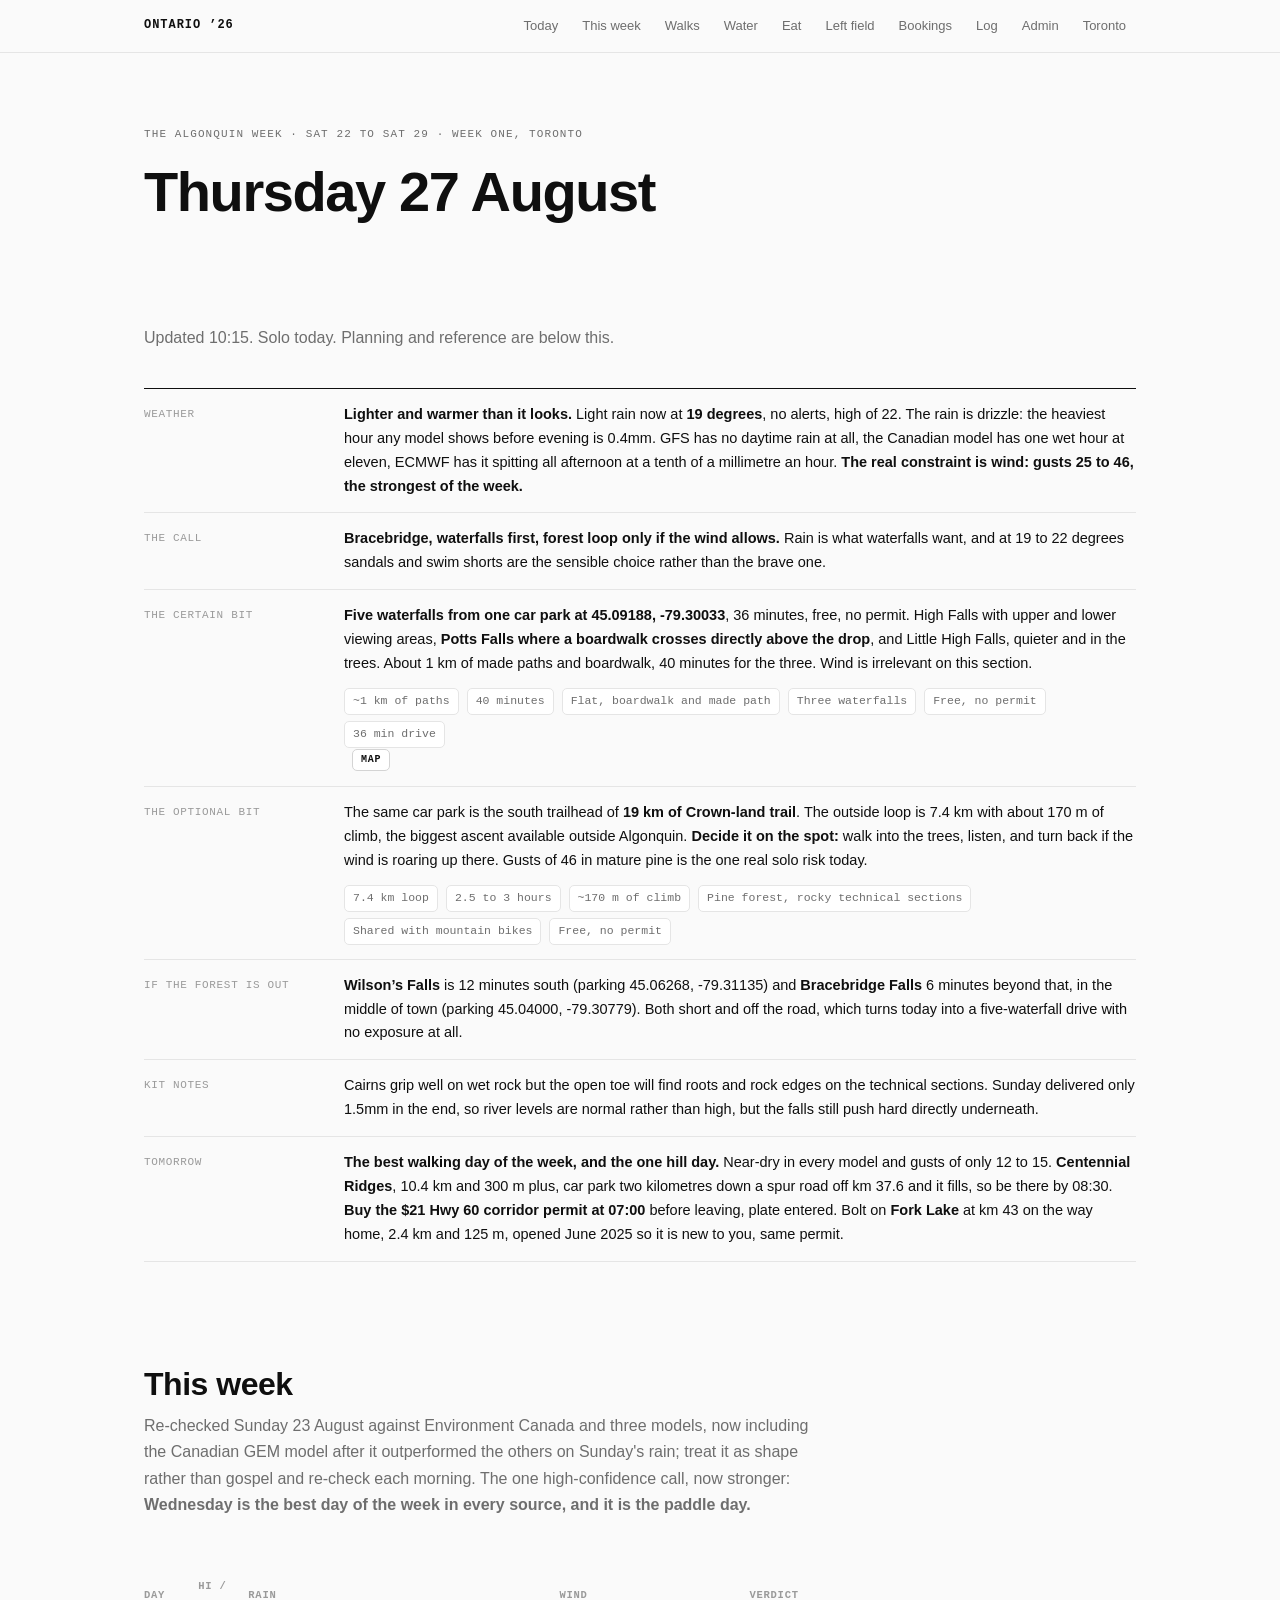
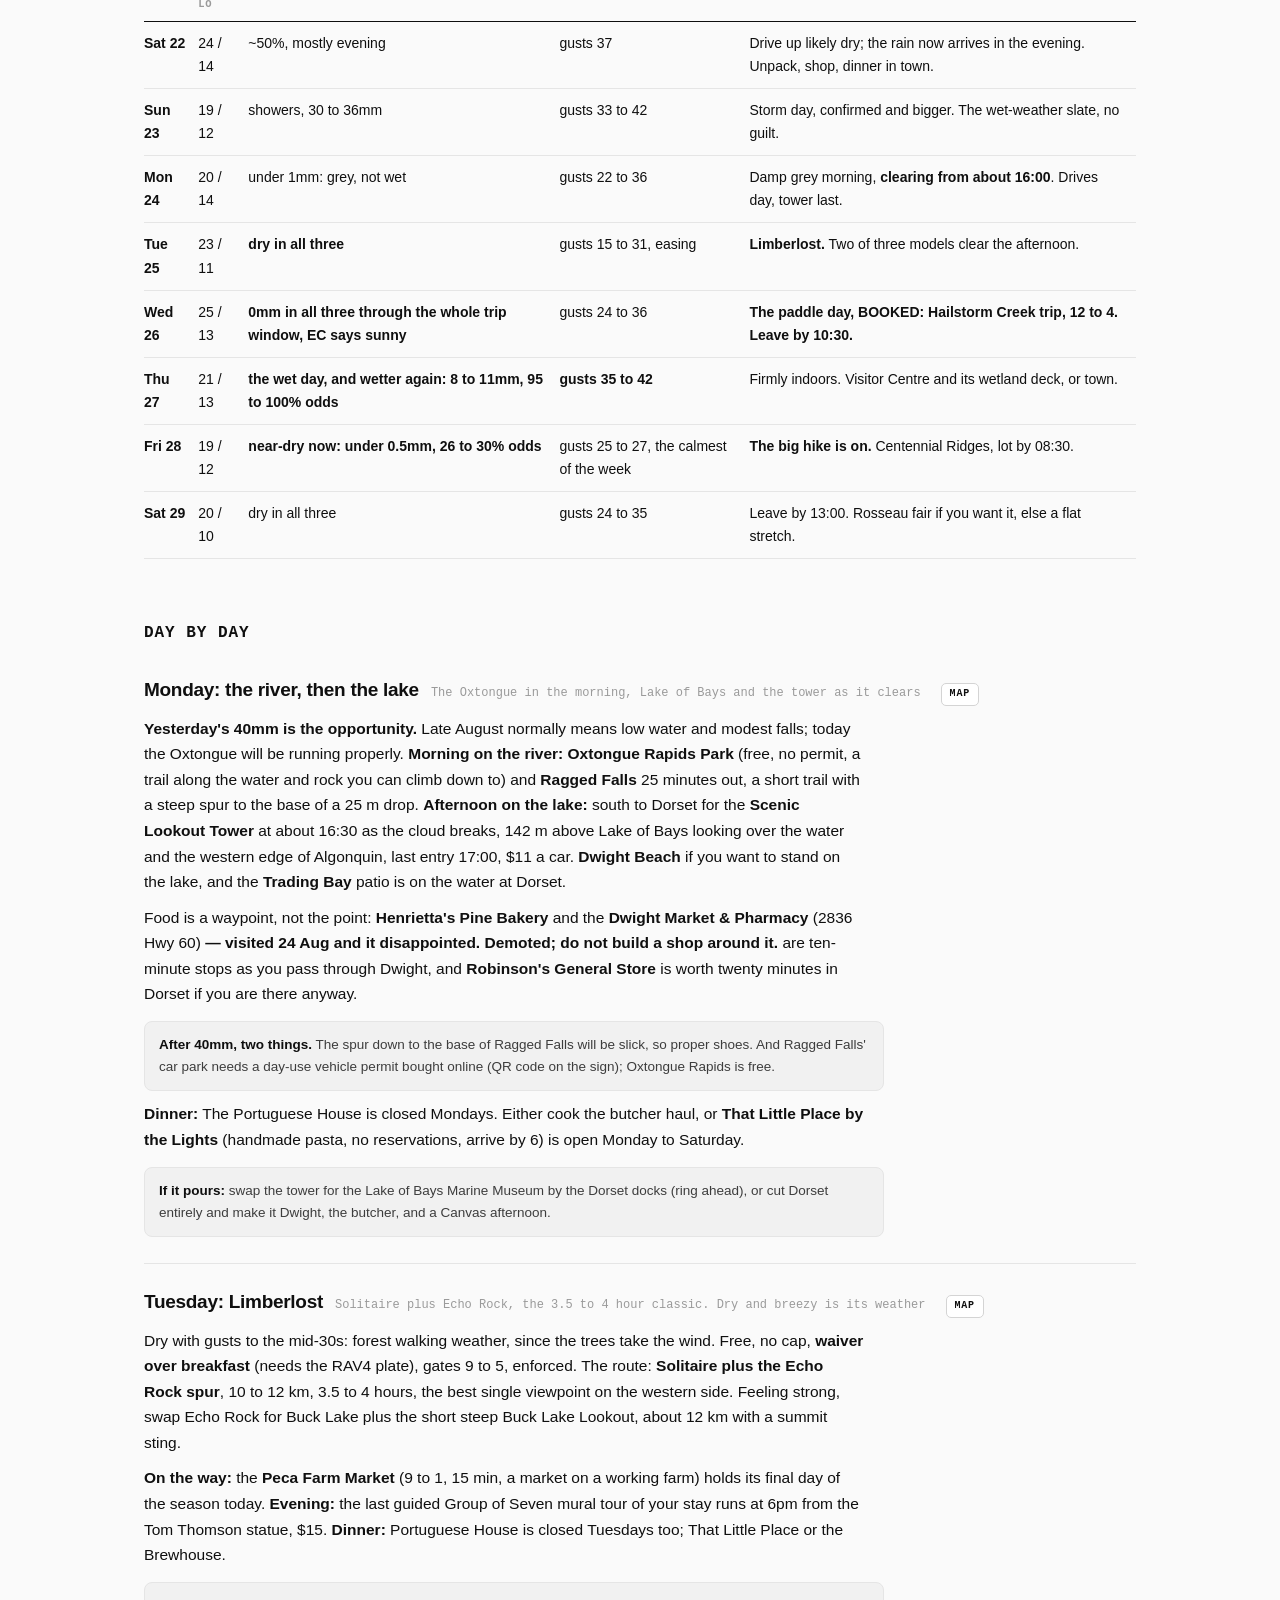
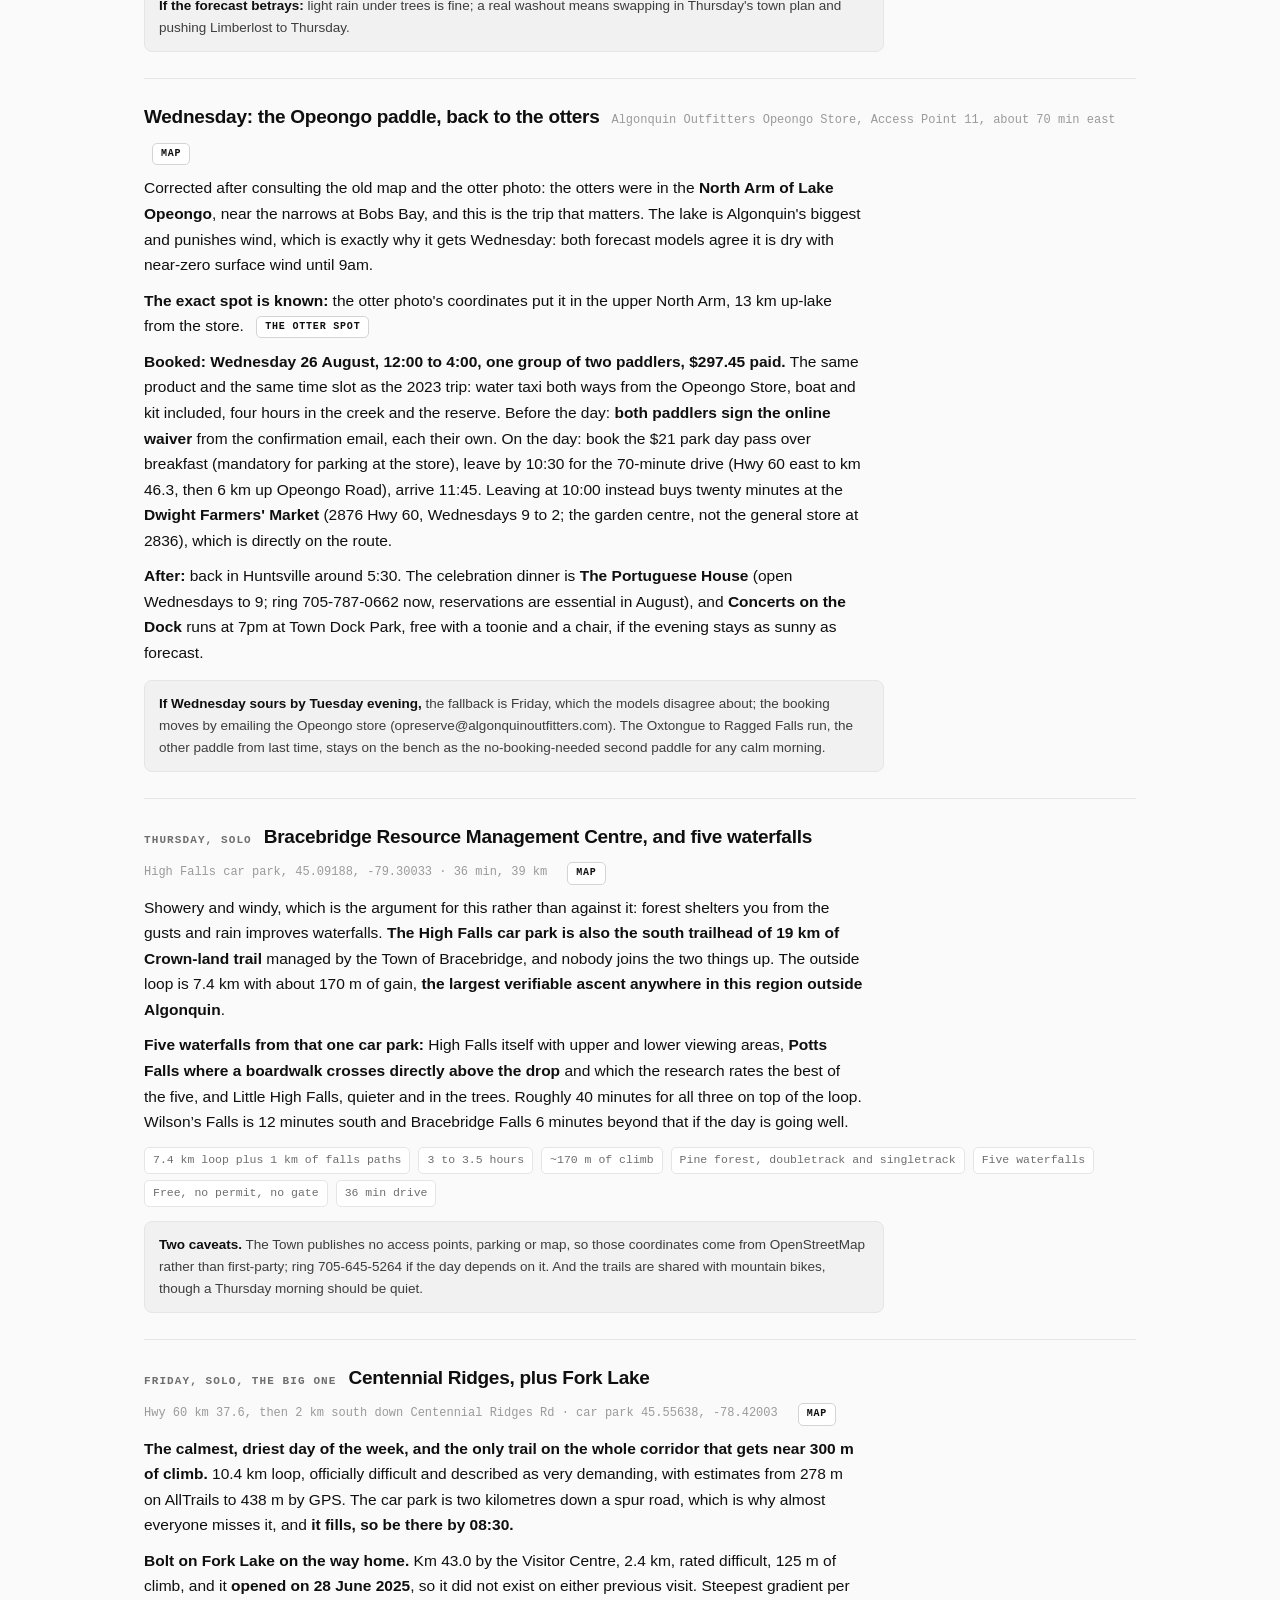
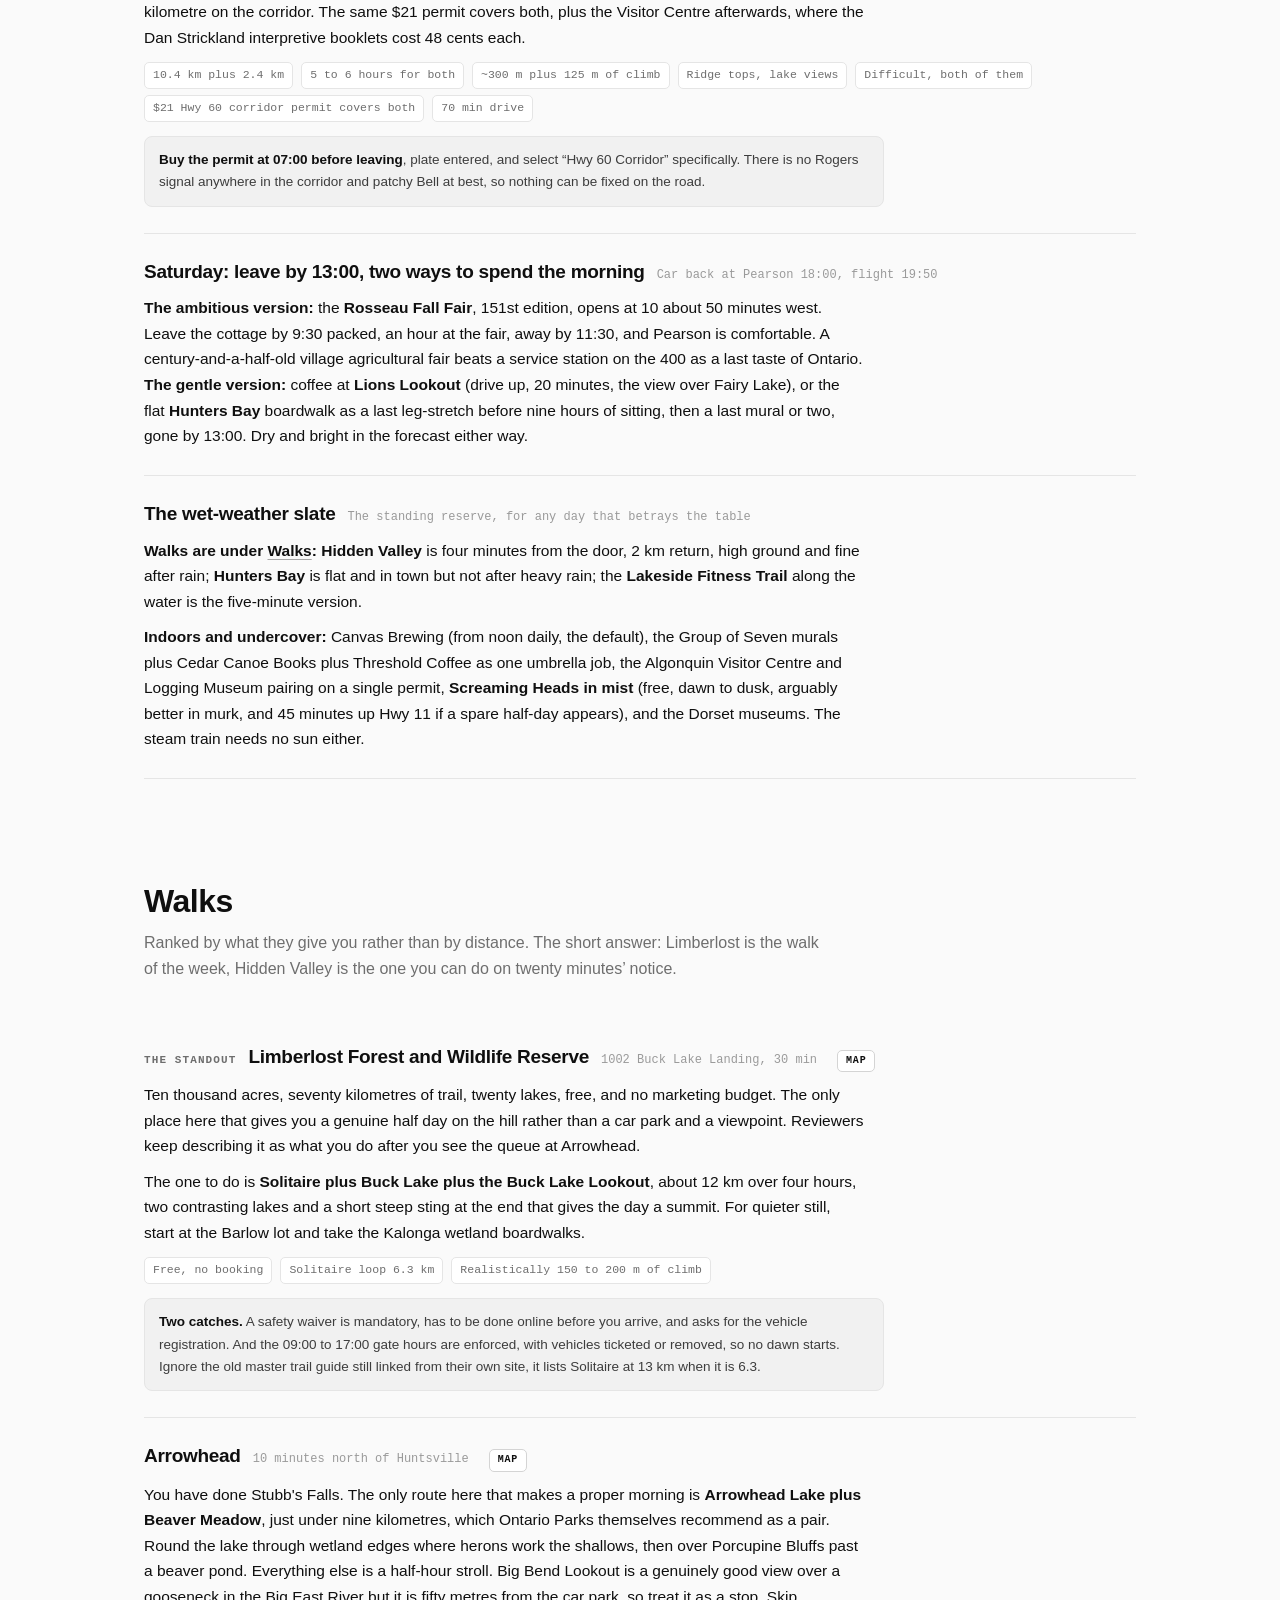
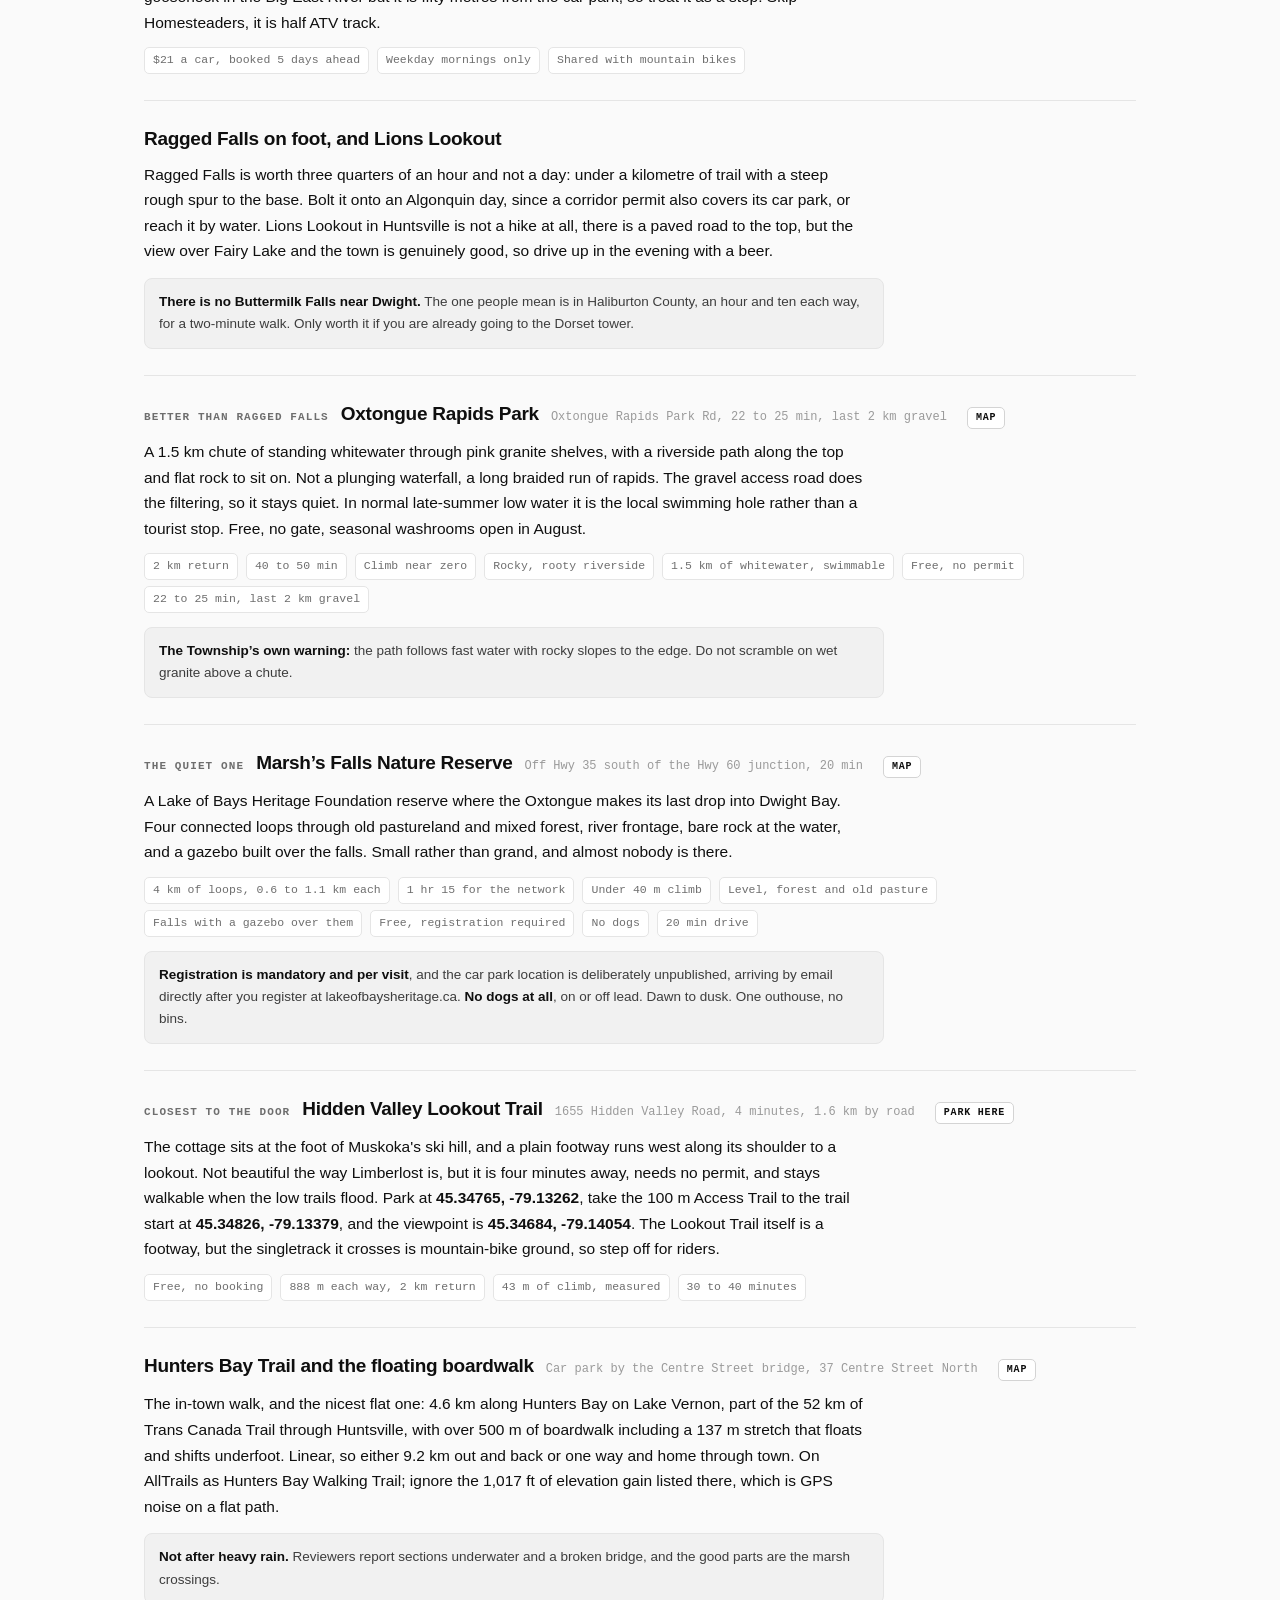
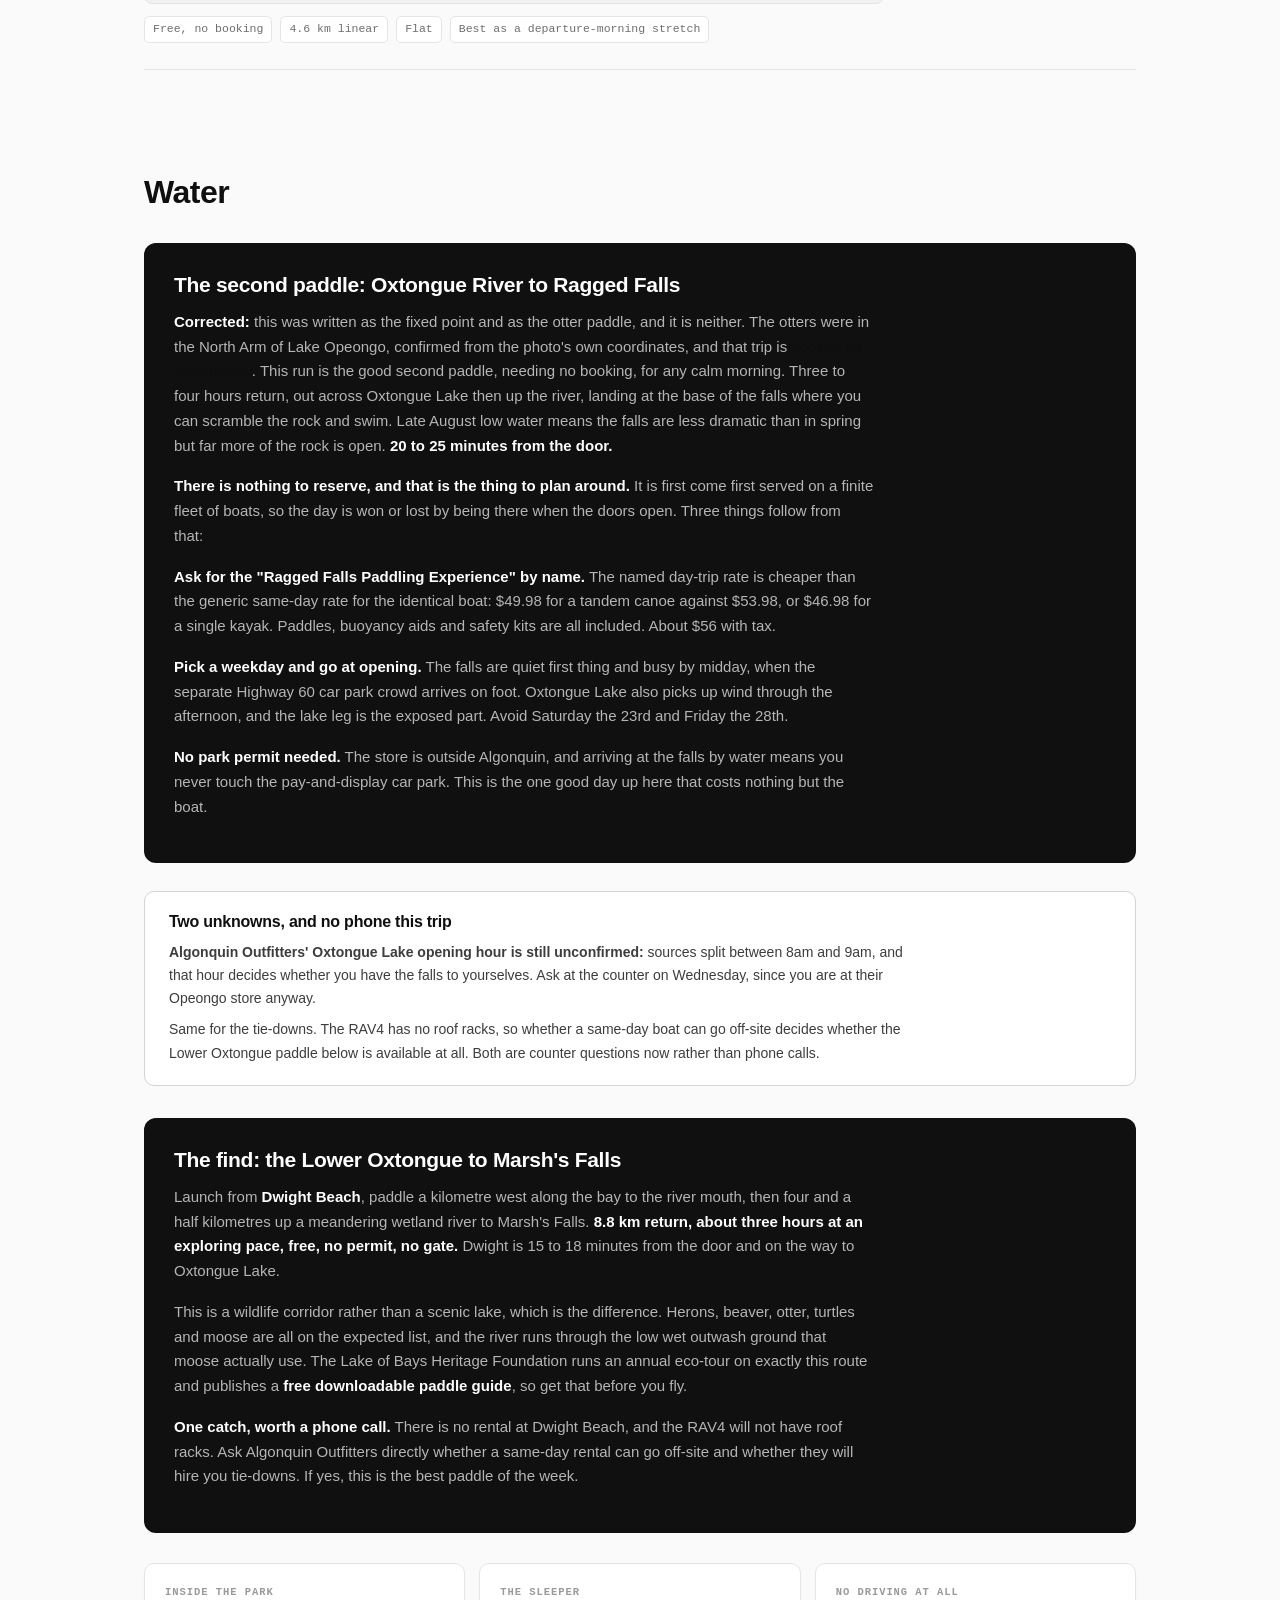
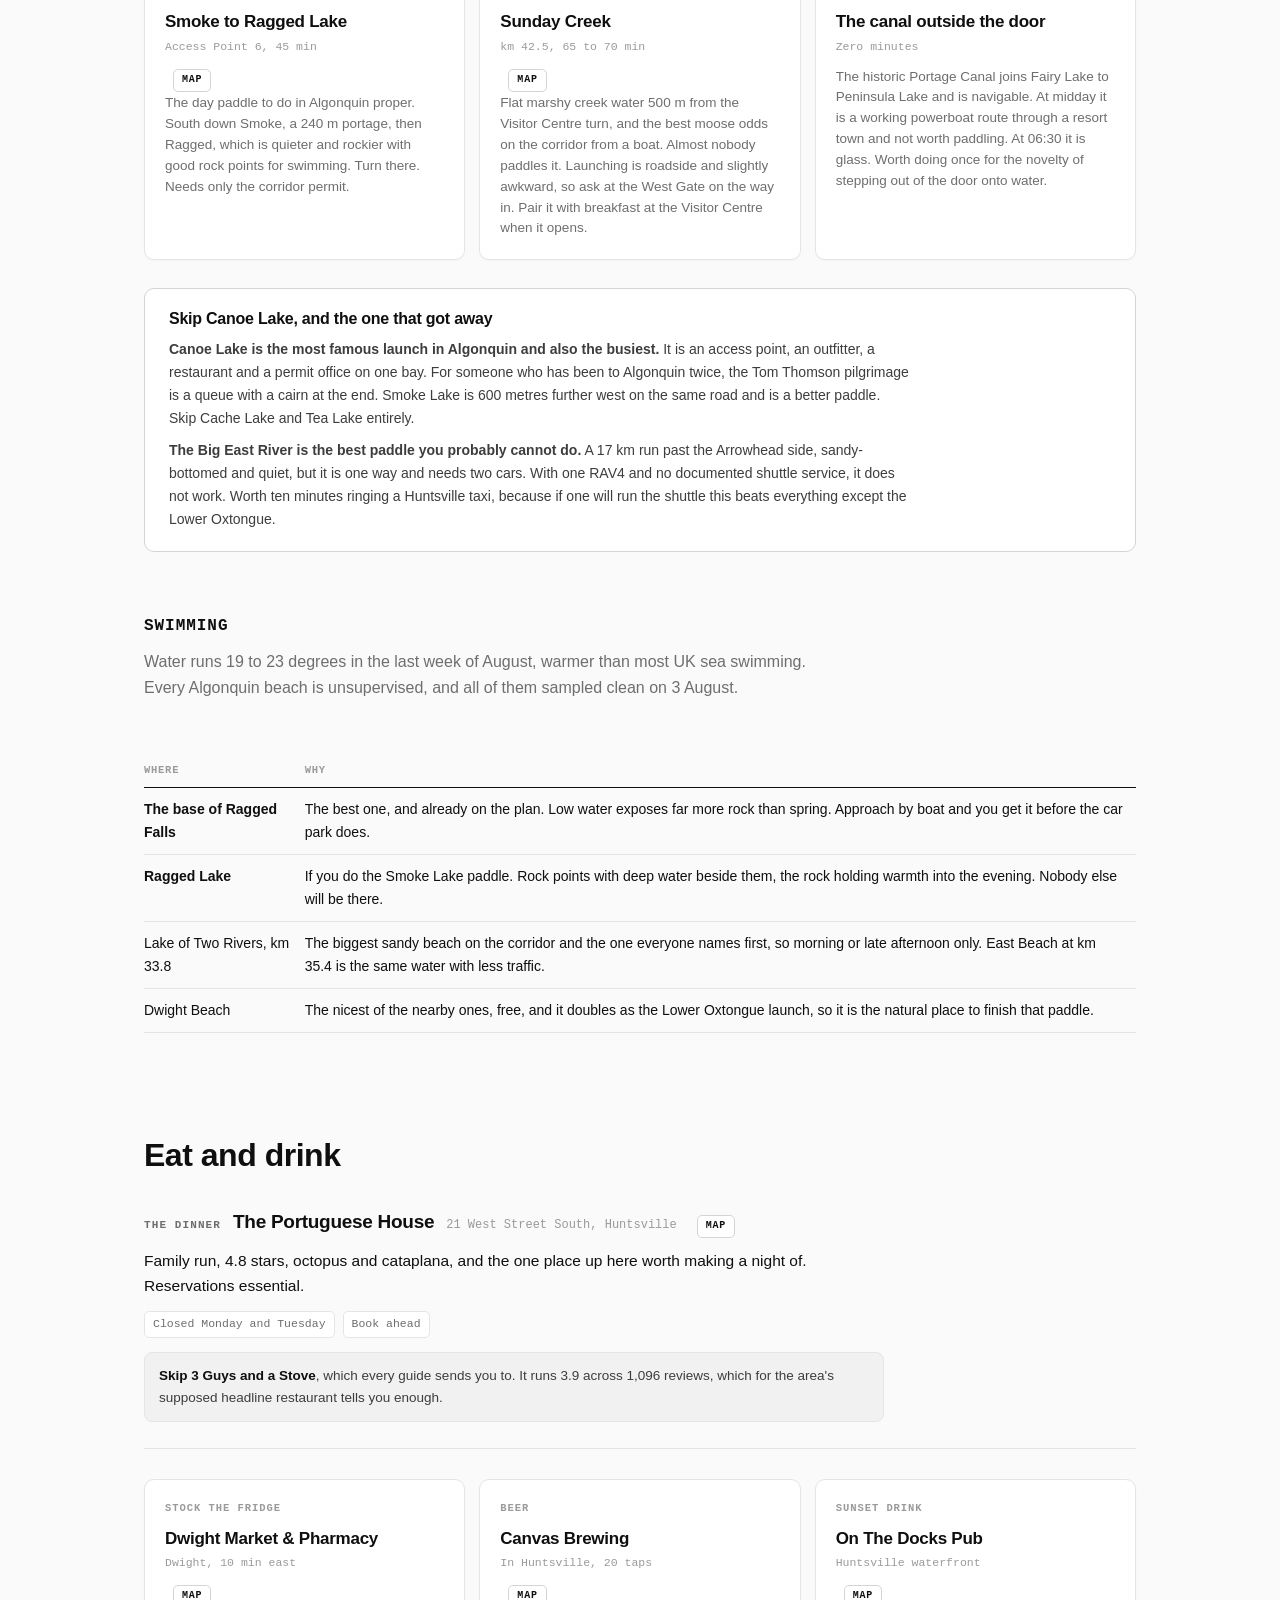
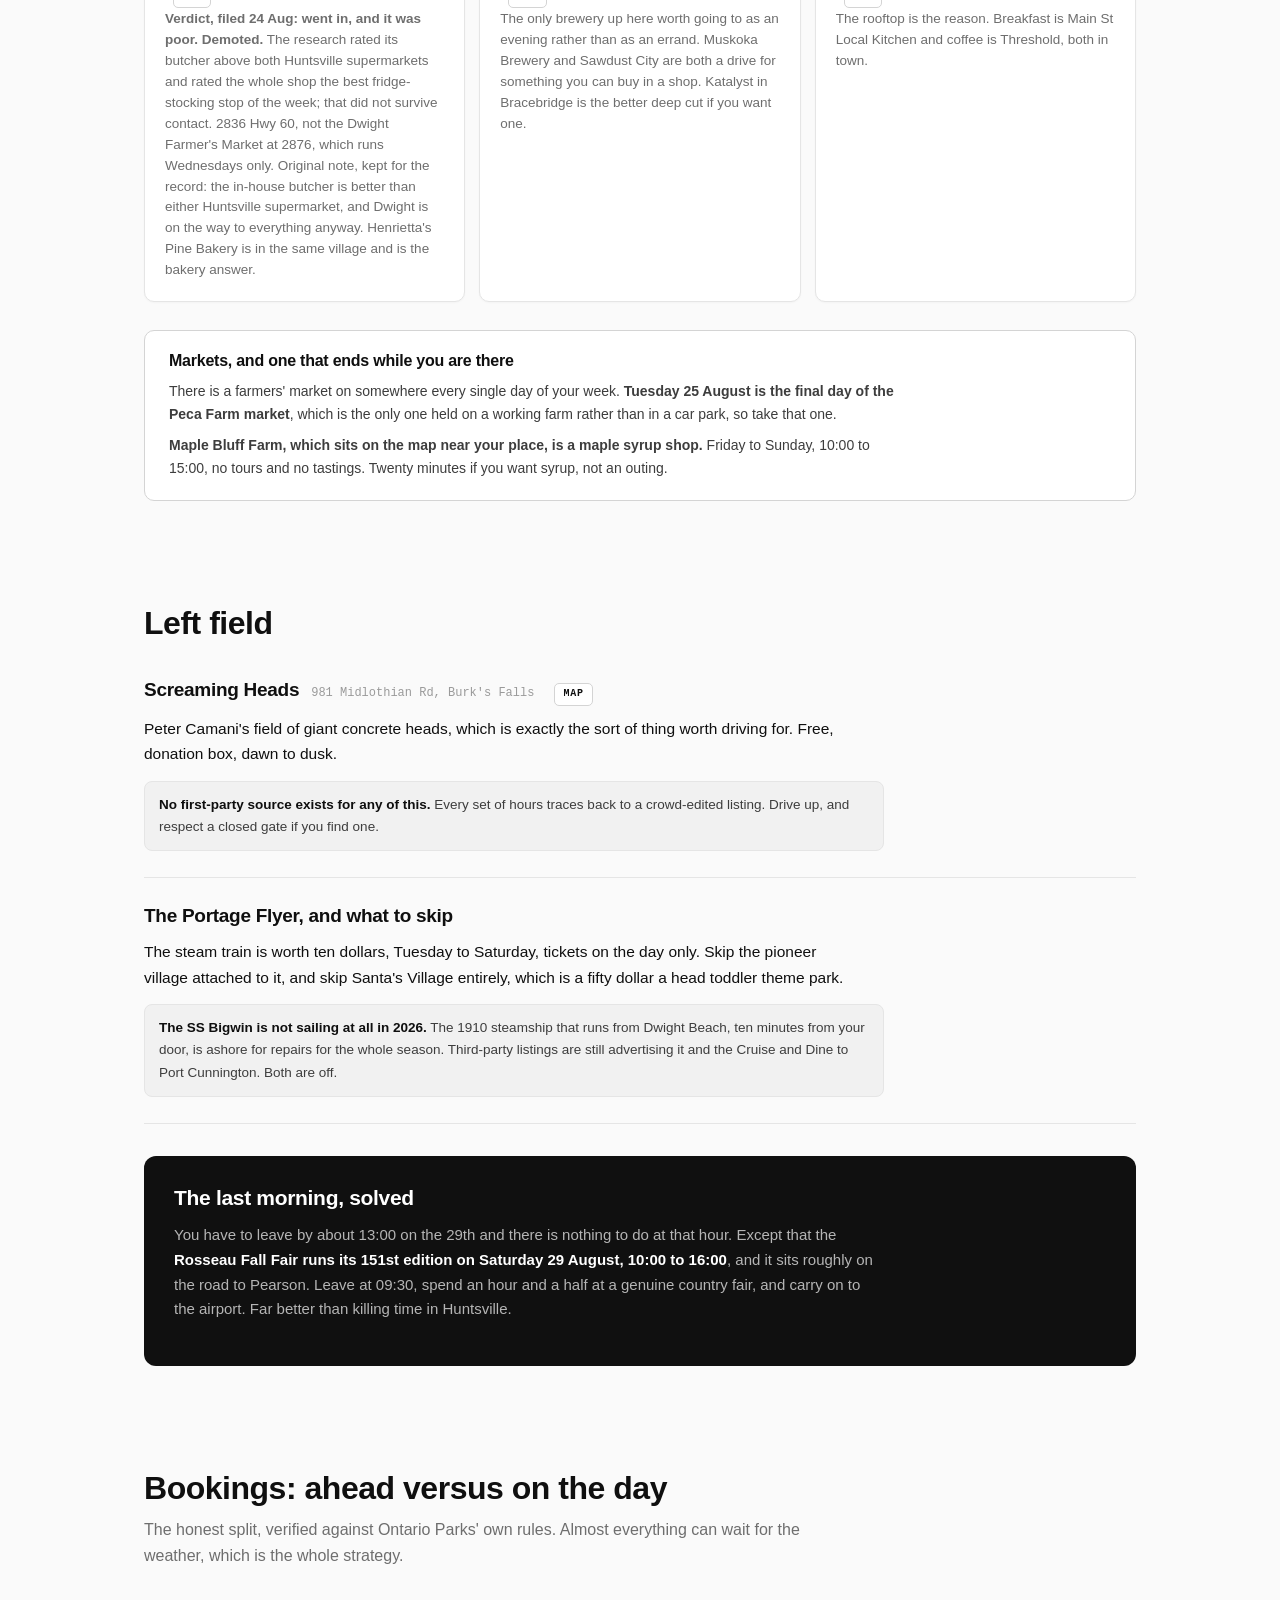
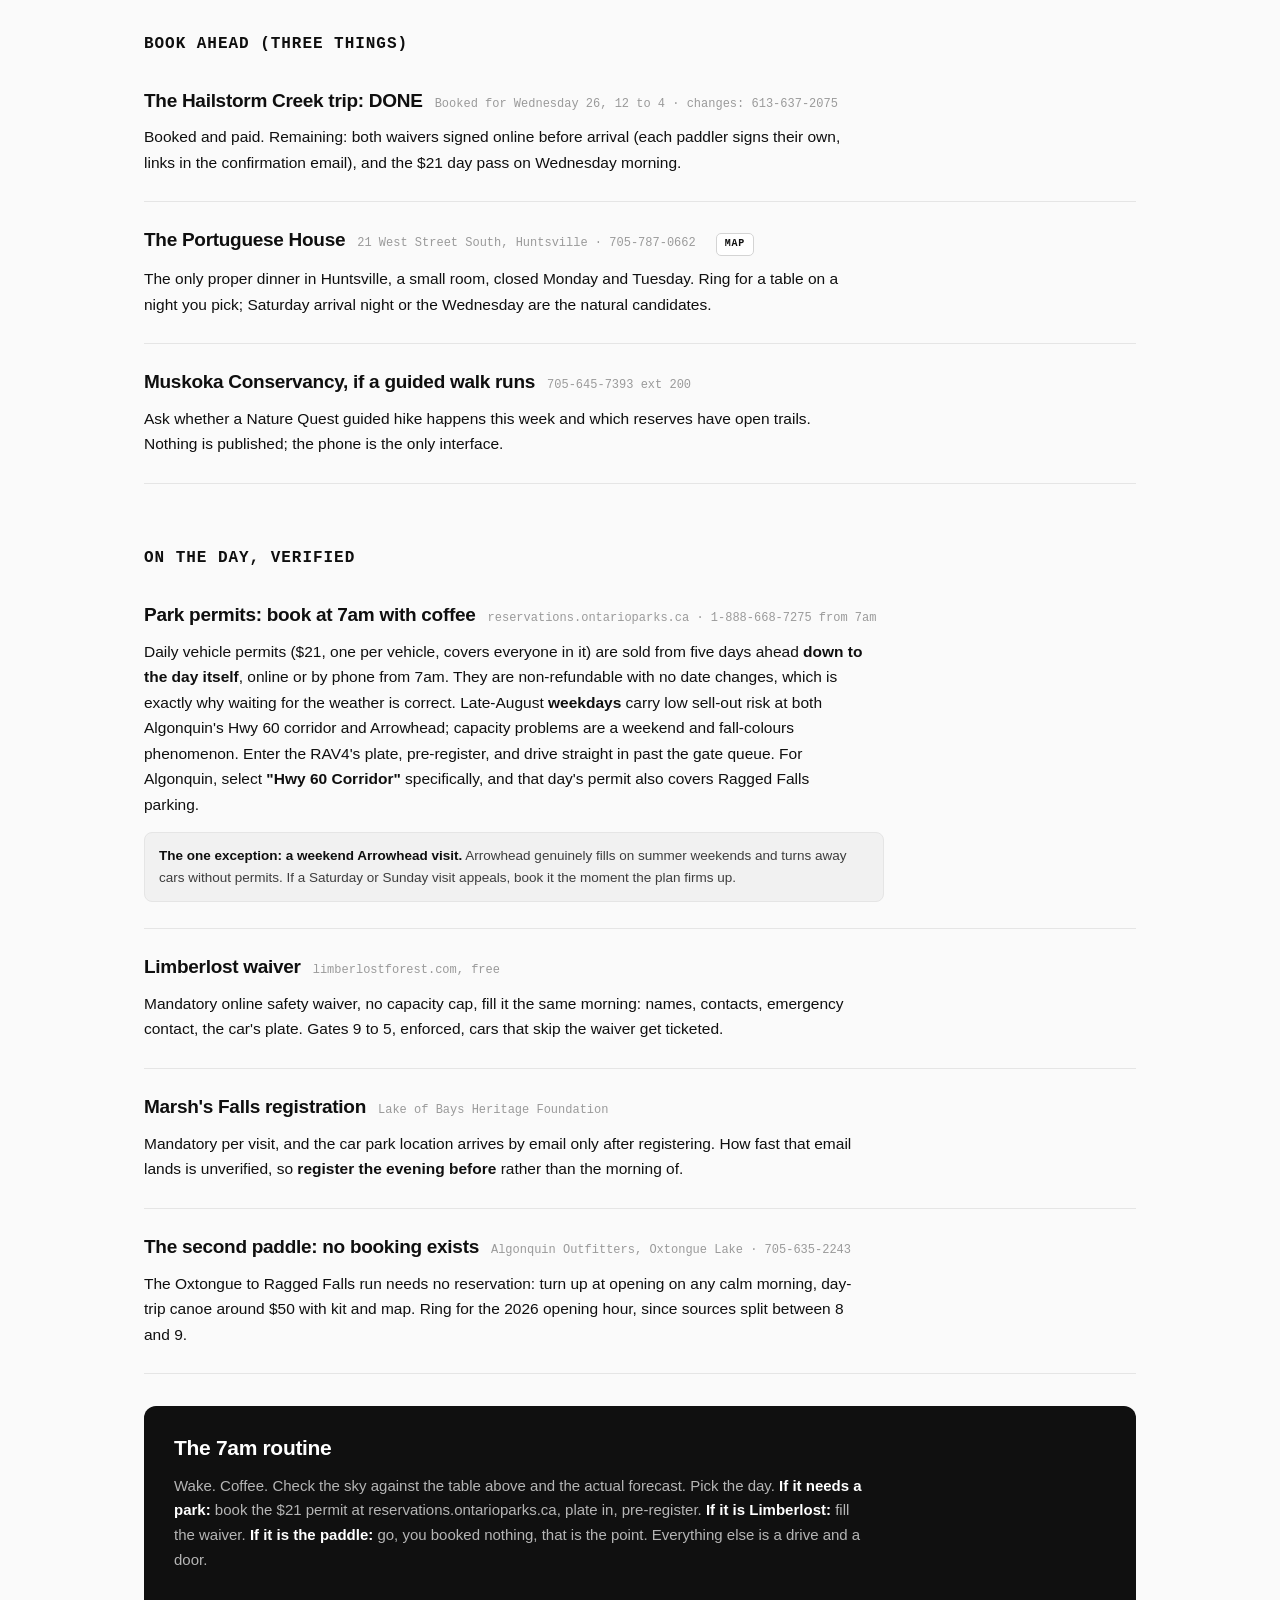
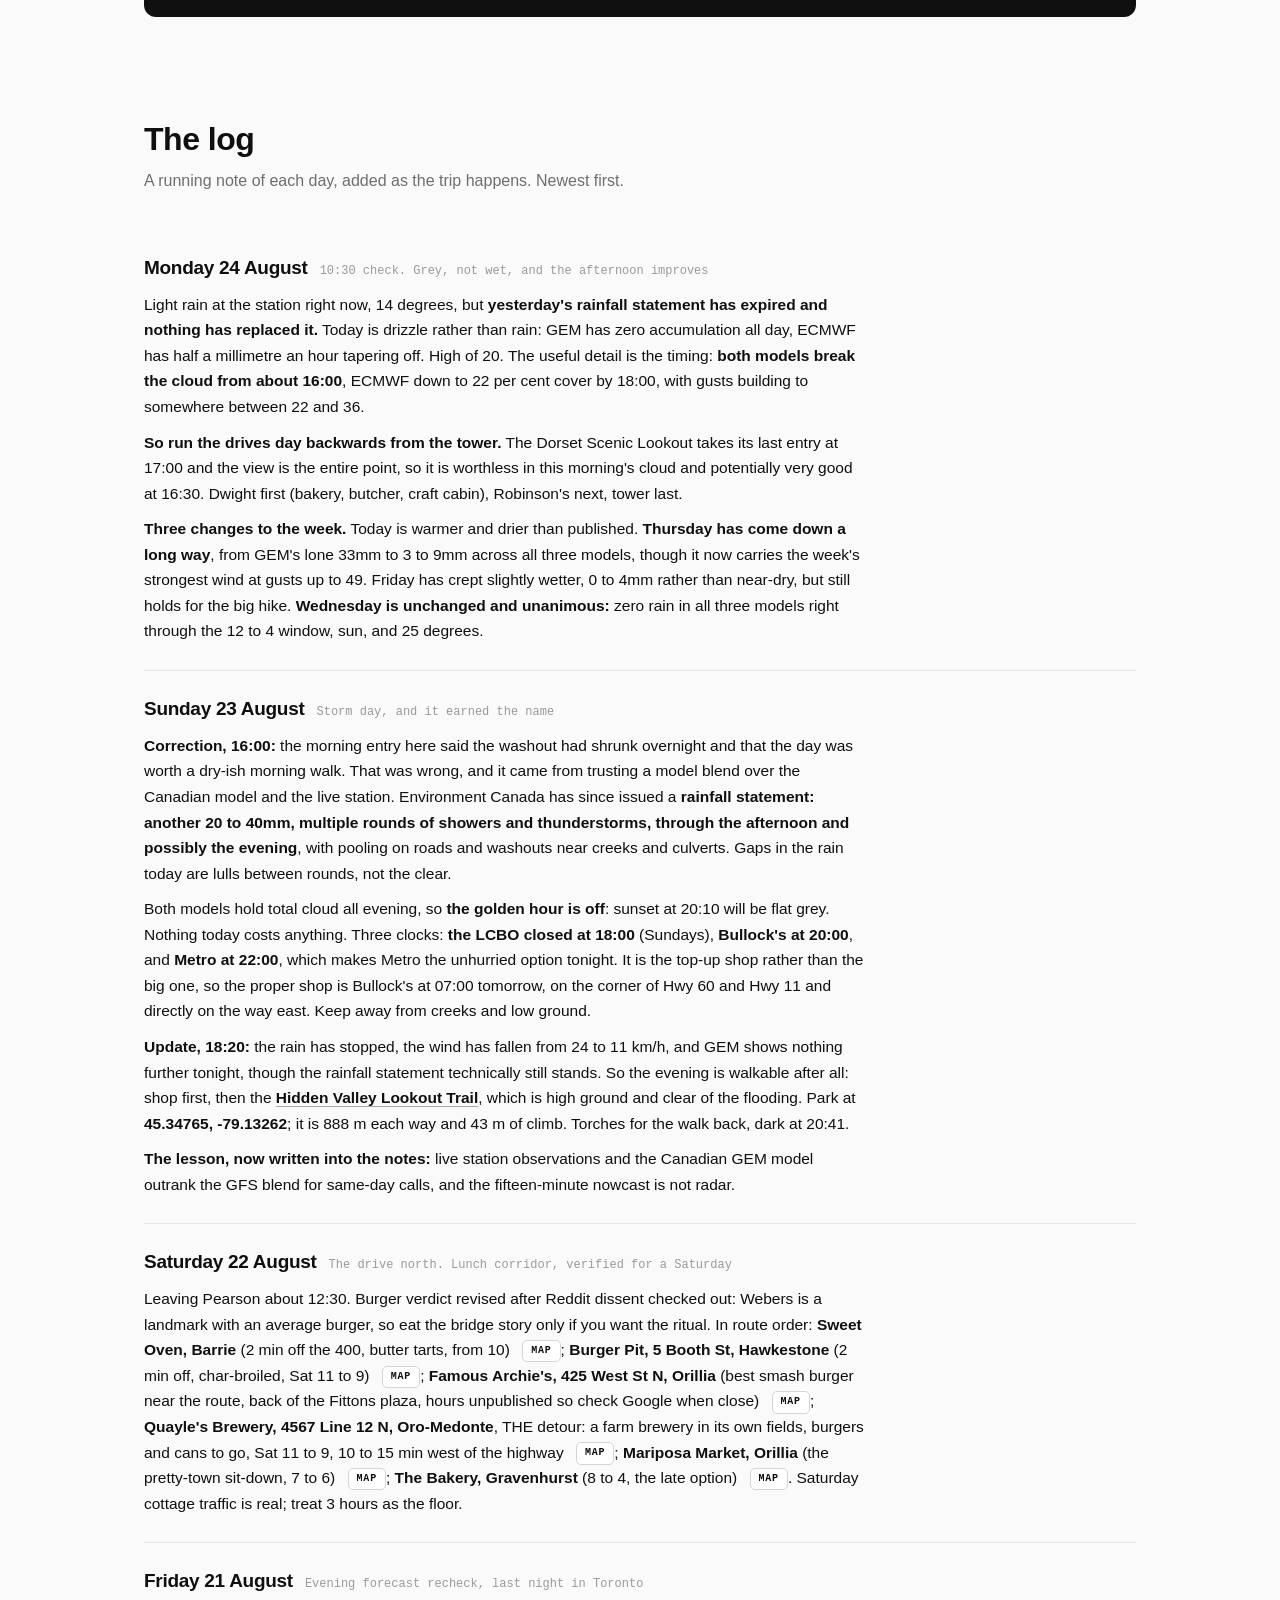
<file: index.html>
<!doctype html>
<html lang="en">
<head>
<meta charset="utf-8" />
<meta name="robots" content="noindex, nofollow" />
<meta name="viewport" content="width=device-width, initial-scale=1" />
<title>Two weeks in Ontario, 15 to 29 August 2026</title>
<link rel="stylesheet" href="assets/style.css">
</head>
<body id="top">
<nav class="topnav"><div class="nav-inner">
<a class="brand" href="#top">ONTARIO &rsquo;26</a>
<div class="nav-links">
<a href="#today">Today</a>
<a href="#week">This week</a>
<a href="#walks">Walks</a>
<a href="#water">Water</a>
<a href="#eat">Eat</a>
<a href="#leftfield">Left field</a>
<a href="#bookings">Bookings</a>
<a href="#log">Log</a>
<a href="#admin">Admin</a>
<a href="toronto.html">Toronto</a>
</div>
</div></nav><div class="wrap">

<header>
  <div class="kicker">The Algonquin week &middot; Sat 22 to Sat 29 &middot; <a href="toronto.html">week one, Toronto</a></div>
  <h1><span class="roman">Thursday</span> 27 August</h1>
</header>

<section id="today">
  <p class="section-lede">Updated 10:15. Solo today. Planning and reference are below this.</p>

  <div class="shape">
    <div><div class="when">Weather</div><div><strong>Lighter and warmer than it looks.</strong> Light rain now at <strong>19 degrees</strong>, no alerts, high of 22. The rain is drizzle: the heaviest hour any model shows before evening is 0.4mm. GFS has no daytime rain at all, the Canadian model has one wet hour at eleven, ECMWF has it spitting all afternoon at a tenth of a millimetre an hour. <strong>The real constraint is wind: gusts 25 to 46, the strongest of the week.</strong></div></div>
    <div><div class="when">The call</div><div><strong>Bracebridge, waterfalls first, forest loop only if the wind allows.</strong> Rain is what waterfalls want, and at 19 to 22 degrees sandals and swim shorts are the sensible choice rather than the brave one.</div></div>
    <div><div class="when">The certain bit</div><div><strong>Five waterfalls from one car park at 45.09188, -79.30033</strong>, 36 minutes, free, no permit. High Falls with upper and lower viewing areas, <strong>Potts Falls where a boardwalk crosses directly above the drop</strong>, and Little High Falls, quieter and in the trees. About 1 km of made paths and boardwalk, 40 minutes for the three. Wind is irrelevant on this section.
      <div class="meta"><span>~1 km of paths</span><span>40 minutes</span><span>Flat, boardwalk and made path</span><span>Three waterfalls</span><span>Free, no permit</span><span>36 min drive</span></div>
      <a class="maplink" href="https://www.google.com/maps/search/?api=1&query=45.09188%2C-79.30033" target="_blank" rel="noopener">Map</a></div></div>
    <div><div class="when">The optional bit</div><div>The same car park is the south trailhead of <strong>19 km of Crown-land trail</strong>. The outside loop is 7.4 km with about 170 m of climb, the biggest ascent available outside Algonquin. <strong>Decide it on the spot:</strong> walk into the trees, listen, and turn back if the wind is roaring up there. Gusts of 46 in mature pine is the one real solo risk today.
      <div class="meta"><span>7.4 km loop</span><span>2.5 to 3 hours</span><span>~170 m of climb</span><span>Pine forest, rocky technical sections</span><span>Shared with mountain bikes</span><span>Free, no permit</span></div></div></div>
    <div><div class="when">If the forest is out</div><div><strong>Wilson&rsquo;s Falls</strong> is 12 minutes south (parking 45.06268, -79.31135) and <strong>Bracebridge Falls</strong> 6 minutes beyond that, in the middle of town (parking 45.04000, -79.30779). Both short and off the road, which turns today into a five-waterfall drive with no exposure at all.</div></div>
    <div><div class="when">Kit notes</div><div>Cairns grip well on wet rock but the open toe will find roots and rock edges on the technical sections. Sunday delivered only 1.5mm in the end, so river levels are normal rather than high, but the falls still push hard directly underneath.</div></div>
    <div><div class="when">Tomorrow</div><div><strong>The best walking day of the week, and the one hill day.</strong> Near-dry in every model and gusts of only 12 to 15. <strong>Centennial Ridges</strong>, 10.4 km and 300 m plus, car park two kilometres down a spur road off km 37.6 and it fills, so be there by 08:30. <strong>Buy the $21 Hwy 60 corridor permit at 07:00</strong> before leaving, plate entered. Bolt on <strong>Fork Lake</strong> at km 43 on the way home, 2.4 km and 125 m, opened June 2025 so it is new to you, same permit.</div></div>
  </div>
</section>


<hr class="divider" />

<section id="week">
  <h2>This week</h2>
  <p class="section-lede">Re-checked Sunday 23 August against Environment Canada and three models, now including the Canadian GEM model after it outperformed the others on Sunday's rain; treat it as shape rather than gospel and re-check each morning. The one high-confidence call, now stronger: <strong>Wednesday is the best day of the week in every source, and it is the paddle day.</strong></p>

  <div class="scroller">
    <table>
      <thead><tr><th>Day</th><th>Hi / Lo</th><th>Rain</th><th>Wind</th><th>Verdict</th></tr></thead>
      <tbody>
        <tr><td><strong>Sat 22</strong></td><td>24 / 14</td><td>~50%, mostly evening</td><td>gusts 37</td><td>Drive up likely dry; the rain now arrives in the evening. Unpack, shop, dinner in town.</td></tr>
        <tr><td><strong>Sun 23</strong></td><td>19 / 12</td><td>showers, 30 to 36mm</td><td>gusts 33 to 42</td><td>Storm day, confirmed and bigger. The wet-weather slate, no guilt.</td></tr>
        <tr><td><strong>Mon 24</strong></td><td>20 / 14</td><td>under 1mm: grey, not wet</td><td>gusts 22 to 36</td><td>Damp grey morning, <strong>clearing from about 16:00</strong>. Drives day, tower last.</td></tr>
        <tr><td><strong>Tue 25</strong></td><td>23 / 11</td><td><strong>dry in all three</strong></td><td>gusts 15 to 31, easing</td><td><strong>Limberlost.</strong> Two of three models clear the afternoon.</td></tr>
        <tr><td><strong>Wed 26</strong></td><td>25 / 13</td><td><strong>0mm in all three through the whole trip window, EC says sunny</strong></td><td>gusts 24 to 36</td><td><strong>The paddle day, BOOKED: Hailstorm Creek trip, 12 to 4. Leave by 10:30.</strong></td></tr>
        <tr><td><strong>Thu 27</strong></td><td>21 / 13</td><td><strong>the wet day, and wetter again: 8 to 11mm, 95 to 100% odds</strong></td><td><strong>gusts 35 to 42</strong></td><td>Firmly indoors. Visitor Centre and its wetland deck, or town.</td></tr>
        <tr><td><strong>Fri 28</strong></td><td>19 / 12</td><td><strong>near-dry now: under 0.5mm, 26 to 30% odds</strong></td><td>gusts 25 to 27, the calmest of the week</td><td><strong>The big hike is on.</strong> Centennial Ridges, lot by 08:30.</td></tr>
        <tr><td><strong>Sat 29</strong></td><td>20 / 10</td><td>dry in all three</td><td>gusts 24 to 35</td><td>Leave by 13:00. Rosseau fair if you want it, else a flat stretch.</td></tr>
      </tbody>
    </table>
  </div>

  <h3 class="sub">Day by day</h3>
  <div class="entry">
    <div class="entry-head"><h3>Monday: the river, then the lake</h3><span class="addr">The Oxtongue in the morning, Lake of Bays and the tower as it clears</span><a class="maplink" href="https://www.google.com/maps/search/?api=1&query=Oxtongue%20Rapids%20Park%2C%20Dwight%2C%20Ontario" target="_blank" rel="noopener">Map</a></div>
    <p><strong>Yesterday's 40mm is the opportunity.</strong> Late August normally means low water and modest falls; today the Oxtongue will be running properly. <strong>Morning on the river:</strong> <strong>Oxtongue Rapids Park</strong> (free, no permit, a trail along the water and rock you can climb down to) and <strong>Ragged Falls</strong> 25 minutes out, a short trail with a steep spur to the base of a 25 m drop. <strong>Afternoon on the lake:</strong> south to Dorset for the <strong>Scenic Lookout Tower</strong> at about 16:30 as the cloud breaks, 142 m above Lake of Bays looking over the water and the western edge of Algonquin, last entry 17:00, $11 a car. <strong>Dwight Beach</strong> if you want to stand on the lake, and the <strong>Trading Bay</strong> patio is on the water at Dorset.</p>
    <p>Food is a waypoint, not the point: <strong>Henrietta's Pine Bakery</strong> and the <strong>Dwight Market &amp; Pharmacy</strong> (2836 Hwy 60) <strong>&mdash; visited 24 Aug and it disappointed. Demoted; do not build a shop around it.</strong> are ten-minute stops as you pass through Dwight, and <strong>Robinson's General Store</strong> is worth twenty minutes in Dorset if you are there anyway.</p>
    <div class="trap"><strong>After 40mm, two things.</strong> The spur down to the base of Ragged Falls will be slick, so proper shoes. And Ragged Falls' car park needs a day-use vehicle permit bought online (QR code on the sign); Oxtongue Rapids is free.</div>
    <p><strong>Dinner:</strong> The Portuguese House is closed Mondays. Either cook the butcher haul, or <strong>That Little Place by the Lights</strong> (handmade pasta, no reservations, arrive by 6) is open Monday to Saturday.</p>
    <div class="trap"><strong>If it pours:</strong> swap the tower for the Lake of Bays Marine Museum by the Dorset docks (ring ahead), or cut Dorset entirely and make it Dwight, the butcher, and a Canvas afternoon.</div>
  </div>
  <div class="entry">
    <div class="entry-head"><h3>Tuesday: Limberlost</h3><span class="addr">Solitaire plus Echo Rock, the 3.5 to 4 hour classic. Dry and breezy is its weather</span><a class="maplink" href="https://www.google.com/maps/search/?api=1&query=Limberlost%20Forest%20and%20Wildlife%20Reserve%2C%20Huntsville%2C%20Ontario" target="_blank" rel="noopener">Map</a></div>
    <p>Dry with gusts to the mid-30s: forest walking weather, since the trees take the wind. Free, no cap, <strong>waiver over breakfast</strong> (needs the RAV4 plate), gates 9 to 5, enforced. The route: <strong>Solitaire plus the Echo Rock spur</strong>, 10 to 12 km, 3.5 to 4 hours, the best single viewpoint on the western side. Feeling strong, swap Echo Rock for Buck Lake plus the short steep Buck Lake Lookout, about 12 km with a summit sting.</p>
    <p><strong>On the way:</strong> the <strong>Peca Farm Market</strong> (9 to 1, 15 min, a market on a working farm) holds its final day of the season today. <strong>Evening:</strong> the last guided Group of Seven mural tour of your stay runs at 6pm from the Tom Thomson statue, $15. <strong>Dinner:</strong> Portuguese House is closed Tuesdays too; That Little Place or the Brewhouse.</p>
    <div class="trap"><strong>If the forecast betrays:</strong> light rain under trees is fine; a real washout means swapping in Thursday's town plan and pushing Limberlost to Thursday.</div>
  </div>
  <div class="entry">
    <div class="entry-head"><h3>Wednesday: the Opeongo paddle, back to the otters</h3><span class="addr">Algonquin Outfitters Opeongo Store, Access Point 11, about 70 min east</span><a class="maplink" href="https://www.google.com/maps/search/?api=1&query=Algonquin%20Outfitters%20Opeongo%20Store%2C%20Lake%20Opeongo%2C%20Algonquin%20Park%2C%20Ontario" target="_blank" rel="noopener">Map</a></div>
    <p>Corrected after consulting the old map and the otter photo: the otters were in the <strong>North Arm of Lake Opeongo</strong>, near the narrows at Bobs Bay, and this is the trip that matters. The lake is Algonquin's biggest and punishes wind, which is exactly why it gets Wednesday: both forecast models agree it is dry with near-zero surface wind until 9am.</p>
    <p><strong>The exact spot is known:</strong> the otter photo's coordinates put it in the upper North Arm, 13 km up-lake from the store. <a class="maplink" href="https://www.google.com/maps/search/?api=1&query=45.72161%2C-78.45585" target="_blank" rel="noopener">The otter spot</a></p>
    <p><strong>Booked: Wednesday 26 August, 12:00 to 4:00, one group of two paddlers, $297.45 paid.</strong> The same product and the same time slot as the 2023 trip: water taxi both ways from the Opeongo Store, boat and kit included, four hours in the creek and the reserve. Before the day: <strong>both paddlers sign the online waiver</strong> from the confirmation email, each their own. On the day: book the $21 park day pass over breakfast (mandatory for parking at the store), leave by 10:30 for the 70-minute drive (Hwy 60 east to km 46.3, then 6 km up Opeongo Road), arrive 11:45. Leaving at 10:00 instead buys twenty minutes at the <strong>Dwight Farmers' Market</strong> (2876 Hwy 60, Wednesdays 9 to 2; the garden centre, not the general store at 2836), which is directly on the route.</p>
    <p><strong>After:</strong> back in Huntsville around 5:30. The celebration dinner is <strong>The Portuguese House</strong> (open Wednesdays to 9; ring 705-787-0662 now, reservations are essential in August), and <strong>Concerts on the Dock</strong> runs at 7pm at Town Dock Park, free with a toonie and a chair, if the evening stays as sunny as forecast.</p>
    <div class="trap"><strong>If Wednesday sours by Tuesday evening,</strong> the fallback is Friday, which the models disagree about; the booking moves by emailing the Opeongo store (opreserve@algonquinoutfitters.com). The Oxtongue to Ragged Falls run, the other paddle from last time, stays on the bench as the no-booking-needed second paddle for any calm morning.</div>
  </div>
  <div class="entry">
    <div class="entry-head"><span class="rank">Thursday, solo</span><h3>Bracebridge Resource Management Centre, and five waterfalls</h3><span class="addr">High Falls car park, 45.09188, -79.30033 &middot; 36 min, 39 km</span><a class="maplink" href="https://www.google.com/maps/search/?api=1&query=45.09188%2C-79.30033" target="_blank" rel="noopener">Map</a></div>
    <p>Showery and windy, which is the argument for this rather than against it: forest shelters you from the gusts and rain improves waterfalls. <strong>The High Falls car park is also the south trailhead of 19 km of Crown-land trail</strong> managed by the Town of Bracebridge, and nobody joins the two things up. The outside loop is 7.4 km with about 170 m of gain, <strong>the largest verifiable ascent anywhere in this region outside Algonquin</strong>.</p>
    <p><strong>Five waterfalls from that one car park:</strong> High Falls itself with upper and lower viewing areas, <strong>Potts Falls where a boardwalk crosses directly above the drop</strong> and which the research rates the best of the five, and Little High Falls, quieter and in the trees. Roughly 40 minutes for all three on top of the loop. Wilson&rsquo;s Falls is 12 minutes south and Bracebridge Falls 6 minutes beyond that if the day is going well.</p>
    <div class="meta"><span>7.4 km loop plus 1 km of falls paths</span><span>3 to 3.5 hours</span><span>~170 m of climb</span><span>Pine forest, doubletrack and singletrack</span><span>Five waterfalls</span><span>Free, no permit, no gate</span><span>36 min drive</span></div>
    <div class="trap"><strong>Two caveats.</strong> The Town publishes no access points, parking or map, so those coordinates come from OpenStreetMap rather than first-party; ring 705-645-5264 if the day depends on it. And the trails are shared with mountain bikes, though a Thursday morning should be quiet.</div>
  </div>

  <div class="entry">
    <div class="entry-head"><span class="rank">Friday, solo, the big one</span><h3>Centennial Ridges, plus Fork Lake</h3><span class="addr">Hwy 60 km 37.6, then 2 km south down Centennial Ridges Rd &middot; car park 45.55638, -78.42003</span><a class="maplink" href="https://www.google.com/maps/search/?api=1&query=45.55638%2C-78.42003" target="_blank" rel="noopener">Map</a></div>
    <p><strong>The calmest, driest day of the week, and the only trail on the whole corridor that gets near 300 m of climb.</strong> 10.4 km loop, officially difficult and described as very demanding, with estimates from 278 m on AllTrails to 438 m by GPS. The car park is two kilometres down a spur road, which is why almost everyone misses it, and <strong>it fills, so be there by 08:30.</strong></p>
    <p><strong>Bolt on Fork Lake on the way home.</strong> Km 43.0 by the Visitor Centre, 2.4 km, rated difficult, 125 m of climb, and it <strong>opened on 28 June 2025</strong>, so it did not exist on either previous visit. Steepest gradient per kilometre on the corridor. The same $21 permit covers both, plus the Visitor Centre afterwards, where the Dan Strickland interpretive booklets cost 48 cents each.</p>
    <div class="meta"><span>10.4 km plus 2.4 km</span><span>5 to 6 hours for both</span><span>~300 m plus 125 m of climb</span><span>Ridge tops, lake views</span><span>Difficult, both of them</span><span>$21 Hwy 60 corridor permit covers both</span><span>70 min drive</span></div>
    <div class="trap"><strong>Buy the permit at 07:00 before leaving</strong>, plate entered, and select &ldquo;Hwy 60 Corridor&rdquo; specifically. There is no Rogers signal anywhere in the corridor and patchy Bell at best, so nothing can be fixed on the road.</div>
  </div>

  <div class="entry">
    <div class="entry-head"><h3>Saturday: leave by 13:00, two ways to spend the morning</h3><span class="addr">Car back at Pearson 18:00, flight 19:50</span></div>
    <p><strong>The ambitious version:</strong> the <strong>Rosseau Fall Fair</strong>, 151st edition, opens at 10 about 50 minutes west. Leave the cottage by 9:30 packed, an hour at the fair, away by 11:30, and Pearson is comfortable. A century-and-a-half-old village agricultural fair beats a service station on the 400 as a last taste of Ontario. <strong>The gentle version:</strong> coffee at <strong>Lions Lookout</strong> (drive up, 20 minutes, the view over Fairy Lake), or the flat <strong>Hunters Bay</strong> boardwalk as a last leg-stretch before nine hours of sitting, then a last mural or two, gone by 13:00. Dry and bright in the forecast either way.</p>
  </div>
  <div class="entry">
    <div class="entry-head"><h3>The wet-weather slate</h3><span class="addr">The standing reserve, for any day that betrays the table</span></div>
    <p><strong>Walks are under <a href="#walks">Walks</a>:</strong> <strong>Hidden Valley</strong> is four minutes from the door, 2 km return, high ground and fine after rain; <strong>Hunters Bay</strong> is flat and in town but not after heavy rain; the <strong>Lakeside Fitness Trail</strong> along the water is the five-minute version.</p>
    <p><strong>Indoors and undercover:</strong> Canvas Brewing (from noon daily, the default), the Group of Seven murals plus Cedar Canoe Books plus Threshold Coffee as one umbrella job, the Algonquin Visitor Centre and Logging Museum pairing on a single permit, <strong>Screaming Heads in mist</strong> (free, dawn to dusk, arguably better in murk, and 45 minutes up Hwy 11 if a spare half-day appears), and the Dorset museums. The steam train needs no sun either.</p>
  </div>
</section>

<hr class="divider" />

<section id="walks">
  <h2>Walks</h2>
  <p class="section-lede">Ranked by what they give you rather than by distance. The short answer: Limberlost is the walk of the week, Hidden Valley is the one you can do on twenty minutes’ notice.</p>

  <div class="entry">
    <div class="entry-head"><span class="rank">The standout</span><h3>Limberlost Forest and Wildlife Reserve</h3><span class="addr">1002 Buck Lake Landing, 30 min</span><a class="maplink" href="https://www.google.com/maps/search/?api=1&query=Limberlost%20Forest%20and%20Wildlife%20Reserve%2C%20Huntsville%2C%20Ontario" target="_blank" rel="noopener">Map</a></div>
    <p>Ten thousand acres, seventy kilometres of trail, twenty lakes, free, and no marketing budget. The only place here that gives you a genuine half day on the hill rather than a car park and a viewpoint. Reviewers keep describing it as what you do after you see the queue at Arrowhead.</p>
    <p>The one to do is <strong>Solitaire plus Buck Lake plus the Buck Lake Lookout</strong>, about 12 km over four hours, two contrasting lakes and a short steep sting at the end that gives the day a summit. For quieter still, start at the Barlow lot and take the Kalonga wetland boardwalks.</p>
    <div class="meta"><span>Free, no booking</span><span>Solitaire loop 6.3 km</span><span>Realistically 150 to 200 m of climb</span></div>
    <div class="trap"><strong>Two catches.</strong> A safety waiver is mandatory, has to be done online before you arrive, and asks for the vehicle registration. And the 09:00 to 17:00 gate hours are enforced, with vehicles ticketed or removed, so no dawn starts. Ignore the old master trail guide still linked from their own site, it lists Solitaire at 13 km when it is 6.3.</div>
  </div>

  <div class="entry">
    <div class="entry-head"><h3>Arrowhead</h3><span class="addr">10 minutes north of Huntsville</span><a class="maplink" href="https://www.google.com/maps/search/?api=1&query=Arrowhead%20Provincial%20Park%2C%20Huntsville%2C%20Ontario" target="_blank" rel="noopener">Map</a></div>
    <p>You have done Stubb's Falls. The only route here that makes a proper morning is <strong>Arrowhead Lake plus Beaver Meadow</strong>, just under nine kilometres, which Ontario Parks themselves recommend as a pair. Round the lake through wetland edges where herons work the shallows, then over Porcupine Bluffs past a beaver pond. Everything else is a half-hour stroll. Big Bend Lookout is a genuinely good view over a gooseneck in the Big East River but it is fifty metres from the car park, so treat it as a stop. Skip Homesteaders, it is half ATV track.</p>
    <div class="meta"><span>$21 a car, booked 5 days ahead</span><span>Weekday mornings only</span><span>Shared with mountain bikes</span></div>
  </div>

  <div class="entry">
    <div class="entry-head"><h3>Ragged Falls on foot, and Lions Lookout</h3></div>
    <p>Ragged Falls is worth three quarters of an hour and not a day: under a kilometre of trail with a steep rough spur to the base. Bolt it onto an Algonquin day, since a corridor permit also covers its car park, or reach it by water. Lions Lookout in Huntsville is not a hike at all, there is a paved road to the top, but the view over Fairy Lake and the town is genuinely good, so drive up in the evening with a beer.</p>
    <div class="trap"><strong>There is no Buttermilk Falls near Dwight.</strong> The one people mean is in Haliburton County, an hour and ten each way, for a two-minute walk. Only worth it if you are already going to the Dorset tower.</div>
  </div>

  <div class="entry">
    <div class="entry-head"><span class="rank">Better than Ragged Falls</span><h3>Oxtongue Rapids Park</h3><span class="addr">Oxtongue Rapids Park Rd, 22 to 25 min, last 2 km gravel</span><a class="maplink" href="https://www.google.com/maps/search/?api=1&query=45.33869%2C-78.94471" target="_blank" rel="noopener">Map</a></div>
    <p>A 1.5 km chute of standing whitewater through pink granite shelves, with a riverside path along the top and flat rock to sit on. Not a plunging waterfall, a long braided run of rapids. The gravel access road does the filtering, so it stays quiet. In normal late-summer low water it is the local swimming hole rather than a tourist stop. Free, no gate, seasonal washrooms open in August.</p>
    <div class="meta"><span>2 km return</span><span>40 to 50 min</span><span>Climb near zero</span><span>Rocky, rooty riverside</span><span>1.5 km of whitewater, swimmable</span><span>Free, no permit</span><span>22 to 25 min, last 2 km gravel</span></div>
    <div class="trap"><strong>The Township&rsquo;s own warning:</strong> the path follows fast water with rocky slopes to the edge. Do not scramble on wet granite above a chute.</div>
  </div>

  <div class="entry">
    <div class="entry-head"><span class="rank">The quiet one</span><h3>Marsh&rsquo;s Falls Nature Reserve</h3><span class="addr">Off Hwy 35 south of the Hwy 60 junction, 20 min</span><a class="maplink" href="https://www.google.com/maps/search/?api=1&query=45.31188%2C-78.99019" target="_blank" rel="noopener">Map</a></div>
    <p>A Lake of Bays Heritage Foundation reserve where the Oxtongue makes its last drop into Dwight Bay. Four connected loops through old pastureland and mixed forest, river frontage, bare rock at the water, and a gazebo built over the falls. Small rather than grand, and almost nobody is there.</p>
    <div class="meta"><span>4 km of loops, 0.6 to 1.1 km each</span><span>1 hr 15 for the network</span><span>Under 40 m climb</span><span>Level, forest and old pasture</span><span>Falls with a gazebo over them</span><span>Free, registration required</span><span>No dogs</span><span>20 min drive</span></div>
    <div class="trap"><strong>Registration is mandatory and per visit</strong>, and the car park location is deliberately unpublished, arriving by email directly after you register at lakeofbaysheritage.ca. <strong>No dogs at all</strong>, on or off lead. Dawn to dusk. One outhouse, no bins.</div>
  </div>

  <div class="entry">
    <div class="entry-head"><span class="rank">Closest to the door</span><h3>Hidden Valley Lookout Trail</h3><span class="addr">1655 Hidden Valley Road, 4 minutes, 1.6 km by road</span><a class="maplink" href="https://www.google.com/maps/search/?api=1&query=45.34765%2C-79.13262" target="_blank" rel="noopener">Park here</a></div>
    <p>The cottage sits at the foot of Muskoka's ski hill, and a plain footway runs west along its shoulder to a lookout. Not beautiful the way Limberlost is, but it is four minutes away, needs no permit, and stays walkable when the low trails flood. Park at <strong>45.34765, -79.13262</strong>, take the 100 m Access Trail to the trail start at <strong>45.34826, -79.13379</strong>, and the viewpoint is <strong>45.34684, -79.14054</strong>. The Lookout Trail itself is a footway, but the singletrack it crosses is mountain-bike ground, so step off for riders.</p>
    <div class="meta"><span>Free, no booking</span><span>888 m each way, 2 km return</span><span>43 m of climb, measured</span><span>30 to 40 minutes</span></div>
  </div>

  <div class="entry">
    <div class="entry-head"><h3>Hunters Bay Trail and the floating boardwalk</h3><span class="addr">Car park by the Centre Street bridge, 37 Centre Street North</span><a class="maplink" href="https://www.google.com/maps/search/?api=1&query=37%20Centre%20Street%20North%2C%20Huntsville%2C%20Ontario" target="_blank" rel="noopener">Map</a></div>
    <p>The in-town walk, and the nicest flat one: 4.6 km along Hunters Bay on Lake Vernon, part of the 52 km of Trans Canada Trail through Huntsville, with over 500 m of boardwalk including a 137 m stretch that floats and shifts underfoot. Linear, so either 9.2 km out and back or one way and home through town. On AllTrails as Hunters Bay Walking Trail; ignore the 1,017 ft of elevation gain listed there, which is GPS noise on a flat path.</p>
    <div class="trap"><strong>Not after heavy rain.</strong> Reviewers report sections underwater and a broken bridge, and the good parts are the marsh crossings.</div>
    <div class="meta"><span>Free, no booking</span><span>4.6 km linear</span><span>Flat</span><span>Best as a departure-morning stretch</span></div>
  </div>
</section>

<hr class="divider" />

<section id="water">
  <h2>Water</h2>

  <div class="callout">
    <h3>The second paddle: Oxtongue River to Ragged Falls</h3>
    <p><strong>Corrected:</strong> this was written as the fixed point and as the otter paddle, and it is neither. The otters were in the North Arm of Lake Opeongo, confirmed from the photo's own coordinates, and that trip is <a href="#week">booked for Wednesday</a>. This run is the good second paddle, needing no booking, for any calm morning. Three to four hours return, out across Oxtongue Lake then up the river, landing at the base of the falls where you can scramble the rock and swim. Late August low water means the falls are less dramatic than in spring but far more of the rock is open. <strong>20 to 25 minutes from the door.</strong></p>
    <p><strong>There is nothing to reserve, and that is the thing to plan around.</strong> It is first come first served on a finite fleet of boats, so the day is won or lost by being there when the doors open. Three things follow from that:</p>
    <p><strong>Ask for the "Ragged Falls Paddling Experience" by name.</strong> The named day-trip rate is cheaper than the generic same-day rate for the identical boat: $49.98 for a tandem canoe against $53.98, or $46.98 for a single kayak. Paddles, buoyancy aids and safety kits are all included. About $56 with tax.</p>
    <p><strong>Pick a weekday and go at opening.</strong> The falls are quiet first thing and busy by midday, when the separate Highway 60 car park crowd arrives on foot. Oxtongue Lake also picks up wind through the afternoon, and the lake leg is the exposed part. Avoid Saturday the 23rd and Friday the 28th.</p>
    <p><strong>No park permit needed.</strong> The store is outside Algonquin, and arriving at the falls by water means you never touch the pay-and-display car park. This is the one good day up here that costs nothing but the boat.</p>
  </div>

  <div class="warnbox">
    <h3>Two unknowns, and no phone this trip</h3>
    <p><strong>Algonquin Outfitters' Oxtongue Lake opening hour is still unconfirmed:</strong> sources split between 8am and 9am, and that hour decides whether you have the falls to yourselves. Ask at the counter on Wednesday, since you are at their Opeongo store anyway.</p>
    <p>Same for the tie-downs. The RAV4 has no roof racks, so whether a same-day boat can go off-site decides whether the Lower Oxtongue paddle below is available at all. Both are counter questions now rather than phone calls.</p>
  </div>

  <div class="callout">
    <h3>The find: the Lower Oxtongue to Marsh's Falls</h3>
    <p>Launch from <strong>Dwight Beach</strong>, paddle a kilometre west along the bay to the river mouth, then four and a half kilometres up a meandering wetland river to Marsh's Falls. <strong>8.8 km return, about three hours at an exploring pace, free, no permit, no gate.</strong> Dwight is 15 to 18 minutes from the door and on the way to Oxtongue Lake.</p>
    <p>This is a wildlife corridor rather than a scenic lake, which is the difference. Herons, beaver, otter, turtles and moose are all on the expected list, and the river runs through the low wet outwash ground that moose actually use. The Lake of Bays Heritage Foundation runs an annual eco-tour on exactly this route and publishes a <strong>free downloadable paddle guide</strong>, so get that before you fly.</p>
    <p><strong>One catch, worth a phone call.</strong> There is no rental at Dwight Beach, and the RAV4 will not have roof racks. Ask Algonquin Outfitters directly whether a same-day rental can go off-site and whether they will hire you tie-downs. If yes, this is the best paddle of the week.</p>
  </div>

  <div class="cards">
    <div class="card">
      <h4>Inside the park</h4><h3>Smoke to Ragged Lake</h3><p>Access Point 6, 45 min</p><a class="maplink" href="https://www.google.com/maps/search/?api=1&query=Smoke%20Lake%20Access%20Point%2C%20Algonquin%20Provincial%20Park%2C%20Ontario" target="_blank" rel="noopener">Map</a>
      <div class="detail">The day paddle to do in Algonquin proper. South down Smoke, a 240 m portage, then Ragged, which is quieter and rockier with good rock points for swimming. Turn there. Needs only the corridor permit.</div>
    </div>
    <div class="card">
      <h4>The sleeper</h4><h3>Sunday Creek</h3><p>km 42.5, 65 to 70 min</p><a class="maplink" href="https://www.google.com/maps/search/?api=1&query=Sunday%20Creek%2C%20Highway%2060%2C%20Algonquin%20Provincial%20Park%2C%20Ontario" target="_blank" rel="noopener">Map</a>
      <div class="detail">Flat marshy creek water 500 m from the Visitor Centre turn, and the best moose odds on the corridor from a boat. Almost nobody paddles it. Launching is roadside and slightly awkward, so ask at the West Gate on the way in. Pair it with breakfast at the Visitor Centre when it opens.</div>
    </div>
    <div class="card">
      <h4>No driving at all</h4><h3>The canal outside the door</h3><p>Zero minutes</p>
      <div class="detail">The historic Portage Canal joins Fairy Lake to Peninsula Lake and is navigable. At midday it is a working powerboat route through a resort town and not worth paddling. At 06:30 it is glass. Worth doing once for the novelty of stepping out of the door onto water.</div>
    </div>
  </div>

  <div class="warnbox">
    <h3>Skip Canoe Lake, and the one that got away</h3>
    <p><strong>Canoe Lake is the most famous launch in Algonquin and also the busiest.</strong> It is an access point, an outfitter, a restaurant and a permit office on one bay. For someone who has been to Algonquin twice, the Tom Thomson pilgrimage is a queue with a cairn at the end. Smoke Lake is 600 metres further west on the same road and is a better paddle. Skip Cache Lake and Tea Lake entirely.</p>
    <p><strong>The Big East River is the best paddle you probably cannot do.</strong> A 17 km run past the Arrowhead side, sandy-bottomed and quiet, but it is one way and needs two cars. With one RAV4 and no documented shuttle service, it does not work. Worth ten minutes ringing a Huntsville taxi, because if one will run the shuttle this beats everything except the Lower Oxtongue.</p>
  </div>

  <h3 class="sub">Swimming</h3>
  <p class="section-lede" style="margin-top:12px">Water runs 19 to 23 degrees in the last week of August, warmer than most UK sea swimming. Every Algonquin beach is unsupervised, and all of them sampled clean on 3 August.</p>
  <div class="scroller">
  <table>
    <thead><tr><th>Where</th><th>Why</th></tr></thead>
    <tbody>
      <tr><td><strong>The base of Ragged Falls</strong></td><td>The best one, and already on the plan. Low water exposes far more rock than spring. Approach by boat and you get it before the car park does.</td></tr>
      <tr><td><strong>Ragged Lake</strong></td><td>If you do the Smoke Lake paddle. Rock points with deep water beside them, the rock holding warmth into the evening. Nobody else will be there.</td></tr>
      <tr><td>Lake of Two Rivers, km 33.8</td><td>The biggest sandy beach on the corridor and the one everyone names first, so morning or late afternoon only. East Beach at km 35.4 is the same water with less traffic.</td></tr>
      <tr><td>Dwight Beach</td><td>The nicest of the nearby ones, free, and it doubles as the Lower Oxtongue launch, so it is the natural place to finish that paddle.</td></tr>
    </tbody>
  </table>
  </div>
</section>

<hr class="divider" />

<section id="eat">
  <h2>Eat and drink</h2>

  <div class="entry">
    <div class="entry-head"><span class="rank">The dinner</span><h3>The Portuguese House</h3><span class="addr">21 West Street South, Huntsville</span><a class="maplink" href="https://www.google.com/maps/search/?api=1&query=21%20West%20Street%20South%2C%20Huntsville%2C%20Ontario%2C%20Canada" target="_blank" rel="noopener">Map</a></div>
    <p>Family run, 4.8 stars, octopus and cataplana, and the one place up here worth making a night of. Reservations essential.</p>
    <div class="meta"><span>Closed Monday and Tuesday</span><span>Book ahead</span></div>
    <div class="trap"><strong>Skip 3 Guys and a Stove</strong>, which every guide sends you to. It runs 3.9 across 1,096 reviews, which for the area's supposed headline restaurant tells you enough.</div>
  </div>

  <div class="cards">
    <div class="card">
      <h4>Stock the fridge</h4><h3>Dwight Market &amp; Pharmacy</h3><p>Dwight, 10 min east</p><a class="maplink" href="https://www.google.com/maps/search/?api=1&query=Dwight%20Market%2C%20Dwight%2C%20Ontario" target="_blank" rel="noopener">Map</a>
      <div class="detail"><strong>Verdict, filed 24 Aug: went in, and it was poor. Demoted.</strong> The research rated its butcher above both Huntsville supermarkets and rated the whole shop the best fridge-stocking stop of the week; that did not survive contact. 2836 Hwy 60, not the Dwight Farmer's Market at 2876, which runs Wednesdays only. Original note, kept for the record: the in-house butcher is better than either Huntsville supermarket, and Dwight is on the way to everything anyway. Henrietta's Pine Bakery is in the same village and is the bakery answer.</div>
    </div>
    <div class="card">
      <h4>Beer</h4><h3>Canvas Brewing</h3><p>In Huntsville, 20 taps</p><a class="maplink" href="https://www.google.com/maps/search/?api=1&query=Canvas%20Brewing%20Co%2C%20Huntsville%2C%20Ontario" target="_blank" rel="noopener">Map</a>
      <div class="detail">The only brewery up here worth going to as an evening rather than as an errand. Muskoka Brewery and Sawdust City are both a drive for something you can buy in a shop. Katalyst in Bracebridge is the better deep cut if you want one.</div>
    </div>
    <div class="card">
      <h4>Sunset drink</h4><h3>On The Docks Pub</h3><p>Huntsville waterfront</p><a class="maplink" href="https://www.google.com/maps/search/?api=1&query=On%20The%20Docks%20Pub%2C%20Huntsville%2C%20Ontario" target="_blank" rel="noopener">Map</a>
      <div class="detail">The rooftop is the reason. Breakfast is Main St Local Kitchen and coffee is Threshold, both in town.</div>
    </div>
  </div>

  <div class="warnbox">
    <h3>Markets, and one that ends while you are there</h3>
    <p>There is a farmers' market on somewhere every single day of your week. <strong>Tuesday 25 August is the final day of the Peca Farm market</strong>, which is the only one held on a working farm rather than in a car park, so take that one.</p>
    <p><strong>Maple Bluff Farm, which sits on the map near your place, is a maple syrup shop.</strong> Friday to Sunday, 10:00 to 15:00, no tours and no tastings. Twenty minutes if you want syrup, not an outing.</p>
  </div>
</section>

<hr class="divider" />

<section id="leftfield">
  <h2>Left field</h2>

  <div class="entry">
    <div class="entry-head"><h3>Screaming Heads</h3><span class="addr">981 Midlothian Rd, Burk's Falls</span><a class="maplink" href="https://www.google.com/maps/search/?api=1&query=981%20Midlothian%20Rd%2C%20Burk%27s%20Falls%2C%20Ontario%2C%20Canada" target="_blank" rel="noopener">Map</a></div>
    <p>Peter Camani's field of giant concrete heads, which is exactly the sort of thing worth driving for. Free, donation box, dawn to dusk.</p>
    <div class="trap"><strong>No first-party source exists for any of this.</strong> Every set of hours traces back to a crowd-edited listing. Drive up, and respect a closed gate if you find one.</div>
  </div>

  <div class="entry">
    <div class="entry-head"><h3>The Portage Flyer, and what to skip</h3></div>
    <p>The steam train is worth ten dollars, Tuesday to Saturday, tickets on the day only. Skip the pioneer village attached to it, and skip Santa's Village entirely, which is a fifty dollar a head toddler theme park.</p>
    <div class="trap"><strong>The SS Bigwin is not sailing at all in 2026.</strong> The 1910 steamship that runs from Dwight Beach, ten minutes from your door, is ashore for repairs for the whole season. Third-party listings are still advertising it and the Cruise and Dine to Port Cunnington. Both are off.</div>
  </div>

  <div class="callout">
    <h3>The last morning, solved</h3>
    <p>You have to leave by about 13:00 on the 29th and there is nothing to do at that hour. Except that the <strong>Rosseau Fall Fair runs its 151st edition on Saturday 29 August, 10:00 to 16:00</strong>, and it sits roughly on the road to Pearson. Leave at 09:30, spend an hour and a half at a genuine country fair, and carry on to the airport. Far better than killing time in Huntsville.</p>
  </div>
</section>

<hr class="divider" />

<section id="bookings">
  <h2>Bookings: ahead versus on the day</h2>
  <p class="section-lede">The honest split, verified against Ontario Parks' own rules. Almost everything can wait for the weather, which is the whole strategy.</p>

  <h3 class="sub">Book ahead (three things)</h3>
  <div class="entry">
    <div class="entry-head"><h3>The Hailstorm Creek trip: DONE</h3><span class="addr">Booked for Wednesday 26, 12 to 4 &middot; changes: 613-637-2075</span></div>
    <p>Booked and paid. Remaining: both waivers signed online before arrival (each paddler signs their own, links in the confirmation email), and the $21 day pass on Wednesday morning.</p>
  </div>
  <div class="entry">
    <div class="entry-head"><h3>The Portuguese House</h3><span class="addr">21 West Street South, Huntsville &middot; 705-787-0662</span><a class="maplink" href="https://www.google.com/maps/search/?api=1&query=The%20Portuguese%20House%2C%2021%20West%20Street%20South%2C%20Huntsville%2C%20Ontario" target="_blank" rel="noopener">Map</a></div>
    <p>The only proper dinner in Huntsville, a small room, closed Monday and Tuesday. Ring for a table on a night you pick; Saturday arrival night or the Wednesday are the natural candidates.</p>
  </div>
  <div class="entry">
    <div class="entry-head"><h3>Muskoka Conservancy, if a guided walk runs</h3><span class="addr">705-645-7393 ext 200</span></div>
    <p>Ask whether a Nature Quest guided hike happens this week and which reserves have open trails. Nothing is published; the phone is the only interface.</p>
  </div>

  <h3 class="sub">On the day, verified</h3>
  <div class="entry">
    <div class="entry-head"><h3>Park permits: book at 7am with coffee</h3><span class="addr">reservations.ontarioparks.ca &middot; 1-888-668-7275 from 7am</span></div>
    <p>Daily vehicle permits ($21, one per vehicle, covers everyone in it) are sold from five days ahead <strong>down to the day itself</strong>, online or by phone from 7am. They are non-refundable with no date changes, which is exactly why waiting for the weather is correct. Late-August <strong>weekdays</strong> carry low sell-out risk at both Algonquin's Hwy 60 corridor and Arrowhead; capacity problems are a weekend and fall-colours phenomenon. Enter the RAV4's plate, pre-register, and drive straight in past the gate queue. For Algonquin, select <strong>"Hwy 60 Corridor"</strong> specifically, and that day's permit also covers Ragged Falls parking.</p>
    <div class="trap"><strong>The one exception: a weekend Arrowhead visit.</strong> Arrowhead genuinely fills on summer weekends and turns away cars without permits. If a Saturday or Sunday visit appeals, book it the moment the plan firms up.</div>
  </div>
  <div class="entry">
    <div class="entry-head"><h3>Limberlost waiver</h3><span class="addr">limberlostforest.com, free</span></div>
    <p>Mandatory online safety waiver, no capacity cap, fill it the same morning: names, contacts, emergency contact, the car's plate. Gates 9 to 5, enforced, cars that skip the waiver get ticketed.</p>
  </div>
  <div class="entry">
    <div class="entry-head"><h3>Marsh's Falls registration</h3><span class="addr">Lake of Bays Heritage Foundation</span></div>
    <p>Mandatory per visit, and the car park location arrives by email only after registering. How fast that email lands is unverified, so <strong>register the evening before</strong> rather than the morning of.</p>
  </div>
  <div class="entry">
    <div class="entry-head"><h3>The second paddle: no booking exists</h3><span class="addr">Algonquin Outfitters, Oxtongue Lake &middot; 705-635-2243</span></div>
    <p>The Oxtongue to Ragged Falls run needs no reservation: turn up at opening on any calm morning, day-trip canoe around $50 with kit and map. Ring for the 2026 opening hour, since sources split between 8 and 9.</p>
  </div>

  <div class="callout">
    <h3>The 7am routine</h3>
    <p>Wake. Coffee. Check the sky against the table above and the actual forecast. Pick the day. <strong>If it needs a park:</strong> book the $21 permit at reservations.ontarioparks.ca, plate in, pre-register. <strong>If it is Limberlost:</strong> fill the waiver. <strong>If it is the paddle:</strong> go, you booked nothing, that is the point. Everything else is a drive and a door.</p>
  </div>
</section>

<hr class="divider" />

<section id="log">
  <h2>The log</h2>
  <p class="section-lede">A running note of each day, added as the trip happens. Newest first.</p>

  <div class="entry">
    <div class="entry-head"><h3>Monday 24 August</h3><span class="addr">10:30 check. Grey, not wet, and the afternoon improves</span></div>
    <p>Light rain at the station right now, 14 degrees, but <strong>yesterday's rainfall statement has expired and nothing has replaced it.</strong> Today is drizzle rather than rain: GEM has zero accumulation all day, ECMWF has half a millimetre an hour tapering off. High of 20. The useful detail is the timing: <strong>both models break the cloud from about 16:00</strong>, ECMWF down to 22 per cent cover by 18:00, with gusts building to somewhere between 22 and 36.</p>
    <p><strong>So run the drives day backwards from the tower.</strong> The Dorset Scenic Lookout takes its last entry at 17:00 and the view is the entire point, so it is worthless in this morning's cloud and potentially very good at 16:30. Dwight first (bakery, butcher, craft cabin), Robinson's next, tower last.</p>
    <p><strong>Three changes to the week.</strong> Today is warmer and drier than published. <strong>Thursday has come down a long way</strong>, from GEM's lone 33mm to 3 to 9mm across all three models, though it now carries the week's strongest wind at gusts up to 49. Friday has crept slightly wetter, 0 to 4mm rather than near-dry, but still holds for the big hike. <strong>Wednesday is unchanged and unanimous:</strong> zero rain in all three models right through the 12 to 4 window, sun, and 25 degrees.</p>
  </div>

  <div class="entry">
    <div class="entry-head"><h3>Sunday 23 August</h3><span class="addr">Storm day, and it earned the name</span></div>
    <p><strong>Correction, 16:00:</strong> the morning entry here said the washout had shrunk overnight and that the day was worth a dry-ish morning walk. That was wrong, and it came from trusting a model blend over the Canadian model and the live station. Environment Canada has since issued a <strong>rainfall statement: another 20 to 40mm, multiple rounds of showers and thunderstorms, through the afternoon and possibly the evening</strong>, with pooling on roads and washouts near creeks and culverts. Gaps in the rain today are lulls between rounds, not the clear.</p>
    <p>Both models hold total cloud all evening, so <strong>the golden hour is off</strong>: sunset at 20:10 will be flat grey. Nothing today costs anything. Three clocks: <strong>the LCBO closed at 18:00</strong> (Sundays), <strong>Bullock's at 20:00</strong>, and <strong>Metro at 22:00</strong>, which makes Metro the unhurried option tonight. It is the top-up shop rather than the big one, so the proper shop is Bullock's at 07:00 tomorrow, on the corner of Hwy 60 and Hwy 11 and directly on the way east. Keep away from creeks and low ground.</p>
    <p><strong>Update, 18:20:</strong> the rain has stopped, the wind has fallen from 24 to 11 km/h, and GEM shows nothing further tonight, though the rainfall statement technically still stands. So the evening is walkable after all: shop first, then the <strong><a href="#walks">Hidden Valley Lookout Trail</a></strong>, which is high ground and clear of the flooding. Park at <strong>45.34765, -79.13262</strong>; it is 888 m each way and 43 m of climb. Torches for the walk back, dark at 20:41.</p>
    <p><strong>The lesson, now written into the notes:</strong> live station observations and the Canadian GEM model outrank the GFS blend for same-day calls, and the fifteen-minute nowcast is not radar.</p>
  </div>

  <div class="entry">
    <div class="entry-head"><h3>Saturday 22 August</h3><span class="addr">The drive north. Lunch corridor, verified for a Saturday</span></div>
    <p>Leaving Pearson about 12:30. Burger verdict revised after Reddit dissent checked out: Webers is a landmark with an average burger, so eat the bridge story only if you want the ritual. In route order: <strong>Sweet Oven, Barrie</strong> (2 min off the 400, butter tarts, from 10) <a class="maplink" href="https://www.google.com/maps/search/?api=1&query=The%20Sweet%20Oven%2C%2090%20Park%20Place%20Blvd%2C%20Barrie%2C%20Ontario" target="_blank" rel="noopener">Map</a>; <strong>Burger Pit, 5 Booth St, Hawkestone</strong> (2 min off, char-broiled, Sat 11 to 9) <a class="maplink" href="https://www.google.com/maps/search/?api=1&query=Burger%20Pit%2C%205%20Booth%20St%2C%20Hawkestone%2C%20Ontario" target="_blank" rel="noopener">Map</a>; <strong>Famous Archie's, 425 West St N, Orillia</strong> (best smash burger near the route, back of the Fittons plaza, hours unpublished so check Google when close) <a class="maplink" href="https://www.google.com/maps/search/?api=1&query=Famous%20Archies%2C%20425%20West%20St%20N%2C%20Orillia%2C%20Ontario" target="_blank" rel="noopener">Map</a>; <strong>Quayle's Brewery, 4567 Line 12 N, Oro-Medonte</strong>, THE detour: a farm brewery in its own fields, burgers and cans to go, Sat 11 to 9, 10 to 15 min west of the highway <a class="maplink" href="https://www.google.com/maps/search/?api=1&query=Quayle%27s%20Brewery%2C%204567%20Line%2012%20N%2C%20Oro-Medonte%2C%20Ontario" target="_blank" rel="noopener">Map</a>; <strong>Mariposa Market, Orillia</strong> (the pretty-town sit-down, 7 to 6) <a class="maplink" href="https://www.google.com/maps/search/?api=1&query=Mariposa%20Market%2C%20109%20Mississaga%20St%20E%2C%20Orillia%2C%20Ontario" target="_blank" rel="noopener">Map</a>; <strong>The Bakery, Gravenhurst</strong> (8 to 4, the late option) <a class="maplink" href="https://www.google.com/maps/search/?api=1&query=The%20Bakery%2C%20141%20Brock%20St%2C%20Gravenhurst%2C%20Ontario" target="_blank" rel="noopener">Map</a>. Saturday cottage traffic is real; treat 3 hours as the floor.</p>
  </div>

  <div class="entry">
    <div class="entry-head"><h3>Friday 21 August</h3><span class="addr">Evening forecast recheck, last night in Toronto</span></div>
    <p>All three sources re-pulled before the drive. Three changes to the table: tomorrow's drive now looks mostly dry with the rain holding until evening (Environment Canada says chance of showers, both models under 8mm); Sunday's storm is confirmed and bigger, 30 to 36mm on both models; Monday's cold snap has softened to a high of 17 to 21. On the Tuesday versus Wednesday question, <strong>Wednesday still wins on the water in both models</strong>: Tuesday at the creek runs 15 to 17 km/h winds with gusts to 40 on ECMWF all day, while Wednesday's trip window is roughly half that.</p>
  </div>

  <div class="entry">
    <div class="entry-head"><h3>Sunday 16 August</h3><span class="addr">Jet-lagged, deliberately low-key</span></div>
    <p>Coffee and brunch at <strong>Coffee by Joy</strong>, then the day splits two ways. Either stay in the Triangle: twenty free minutes in <strong>MOCA's ground floor on its final day</strong> (the Kimsooja textiles are the right art for a tired brain), a book at <strong>Dufferin Grove</strong>, slices at <strong>Gram's</strong> or the torta at <strong>Gus</strong>, and the <strong>Geary Avenue Takeover</strong> from 15:00 if energy allows. Or the green version: Line 2 to <strong>High Park</strong>, read by Grenadier Pond, late lunch at <strong>Café Polonez</strong> on Roncesvalles, home from Dundas West.</p>
    <p>Easy dinner either way: <strong>HOYRA</strong> (open today, closed Mondays) or a <strong>Bairradino</strong> chicken carried home. Tonight only, for the brave: <em>Faces Places</em> free at Christie Pits at sundown, which is 1am on a UK body clock, so no shame in passing.</p>
    <p><strong>Verdict, filed same day:</strong> Coffee by Joy was fine rather than good. Decent pancakes, decent coffee, a poor omelette. Demoted from the default slot; Propeller takes it.</p>
  </div>
</section>

<hr class="divider" />

<section id="admin">
  <h2>Admin and logistics</h2>
  <p class="section-lede">The shape of the fortnight, the one driving hazard that matters, and the reference facts. Permits and waivers live under <a href="#bookings">Bookings</a>.</p>

  <h3 class="sub">The shape of the fortnight</h3>
  <div class="shape">
    <div><div class="when">Sat 15 Aug</div><div>Gatwick 12:40, Toronto 15:40. Air Transat TS282.</div></div>
    <div><div class="when">Sat 15 to Sat 22</div><div><strong>Toronto, no car.</strong> Home exchange at 800 Lansdowne Ave. Lansdowne is on Line 2, so the whole west end is two stops or less.</div></div>
    <div><div class="when">Sat 22 Aug, 12:00</div><div>Collect the RAV4 at Pearson, Level 1 of the parking garage. Then about three hours north. Credit card in Luke's name for the CAD 350 deposit, and it is full to full on fuel.</div></div>
    <div><div class="when">Sat 22 to Sat 29</div><div><strong>Huntsville, with car.</strong> Hwy 60 east of town, by the canal between Fairy Lake and Peninsula Lake. Algonquin's West Gate is 30 minutes away.</div></div>
    <div><div class="when">Sat 29 Aug</div><div>Car back at Pearson by 18:00, flight 19:50. Leave Huntsville by 13:00 and plan nothing for that morning.</div></div>
  </div>

  <div class="warnbox">
    <h3>Moose on Highway 60, and this is not a footnote</h3>
    <p>Collision risk peaks at dawn and dusk, exactly when you would be driving for a first-light paddle. The risk of hitting a deer in the hour after sunset runs around thirty times daylight levels, collisions cluster in the two hours after sunset, and most moose collisions happen after dark. A moose is roughly a tonne of animal sitting above the headlight beam with legs the height of a windscreen. This is not a deer-sized problem.</p>
    <p>The stretches that matter are the wetland ground between the West Gate and Lake of Two Rivers, and the unlit rural sections between Huntsville and Dwight. Sunset that week is 19:59 to 20:12, so slow down materially on any drive home from an evening paddle.</p>
  </div>

  <div class="scroller">
  <table>
    <thead><tr><th>Thing</th><th>Detail</th></tr></thead>
    <tbody>
      <tr><td>Bugs</td><td>Blackflies are finished by July. Deer flies and horse flies are the late-summer ones and are still about, and they are the ones that bother you on the water on a warm still day. Nothing like a June trip.</td></tr>
      <tr><td>Autumn colour</td><td>No. Algonquin peaks around 27 September. Expect green. The upside is you miss the fall permit scramble entirely, which is the busiest week of the Algonquin year.</td></tr>
      <tr><td>Moose sightings</td><td>Much worse odds than spring. They are in the forest by mid-morning. From a boat between roughly 05:00 and 07:30 is the only real chance, which means on the water by 06:00. Roadside moose spotting is a poor use of an August day.</td></tr>
      <tr><td>Stargazing</td><td>Not this trip. Full moon on the 27th and 28th and bright all week, and the Perseids will be over.</td></tr>
      <tr><td>The car</td><td>Toyota RAV4, Thrifty, Level 1 of the Pearson parking garage. <strong>Booking references are in your email, not on this page.</strong> A physical credit card in Luke's name: Amex, Visa and Mastercard are all accepted; debit, prepaid and phone-only cards are refused. The hold is the estimate plus CAD $350 minimum, more without their damage waiver, so have limit headroom. Passport as ID. Full to full, refuel near the airport and keep the receipt.</td></tr>
      <tr><td>Toronto transit</td><td>About $3.40 flat with a two hour transfer, contactless works. Lansdowne is Line 2.</td></tr>
      <tr><td><strong>Phone signal</strong></td><td><strong>Rogers no longer has any service on Highway 60 through Algonquin.</strong> The tower-sharing deal with Bell was terminated and Rogers say they will not reinstate it. Bell and Telus own the only towers. Check which Canadian network your SIMs roam onto before you fly, because this affects a dawn paddle a long way from anywhere.</td></tr>
      <tr><td>Last day</td><td>Car back at Pearson by 18:00 for a 19:50 flight, about three hours from Huntsville. Leave Huntsville by 09:30 if you want the Rosseau Fall Fair on the way, or 13:00 if not.</td></tr>
    </tbody>
  </table>
  </div>

  <h3 class="sub">Distances from the door</h3>
  <p class="section-lede">The base sits about 8 km east of the Highway 11 junction, which means every published "from Huntsville" drive time runs eight to ten minutes long for you. Oxtongue Lake is 20 to 25 minutes away, not the 35 to 40 you would guess. That one fact makes a dawn start genuinely workable.</p>

  <div class="base">
    <div class="map">
      <iframe loading="lazy" title="Map of the Huntsville base and the Highway 60 corridor" src="https://www.openstreetmap.org/export/embed.html?bbox=-79.32,45.26,-78.82,45.46&layer=mapnik&marker=45.35524,-79.12772"></iframe>
    </div>
    <div class="facts">
      <div><div class="k">Dwight Beach</div><div>15 to 18 min, and the best paddle launch</div></div>
      <div><div class="k">Oxtongue Lake</div><div>20 to 25 min</div></div>
      <div><div class="k">Ragged Falls</div><div>25 min</div></div>
      <div><div class="k">West Gate</div><div>30 min</div></div>
      <div><div class="k">Limberlost</div><div>30 min</div></div>
      <div><div class="k">Visitor Centre</div><div>70 min, and add time, everyone brakes for wildlife</div></div>
      <div><div class="k">Daylight</div><div>First light 05:55, sunrise 06:30, sunset 20:05</div></div>
    </div>
  </div>
</section>
</div>
</body>
</html>
</file>
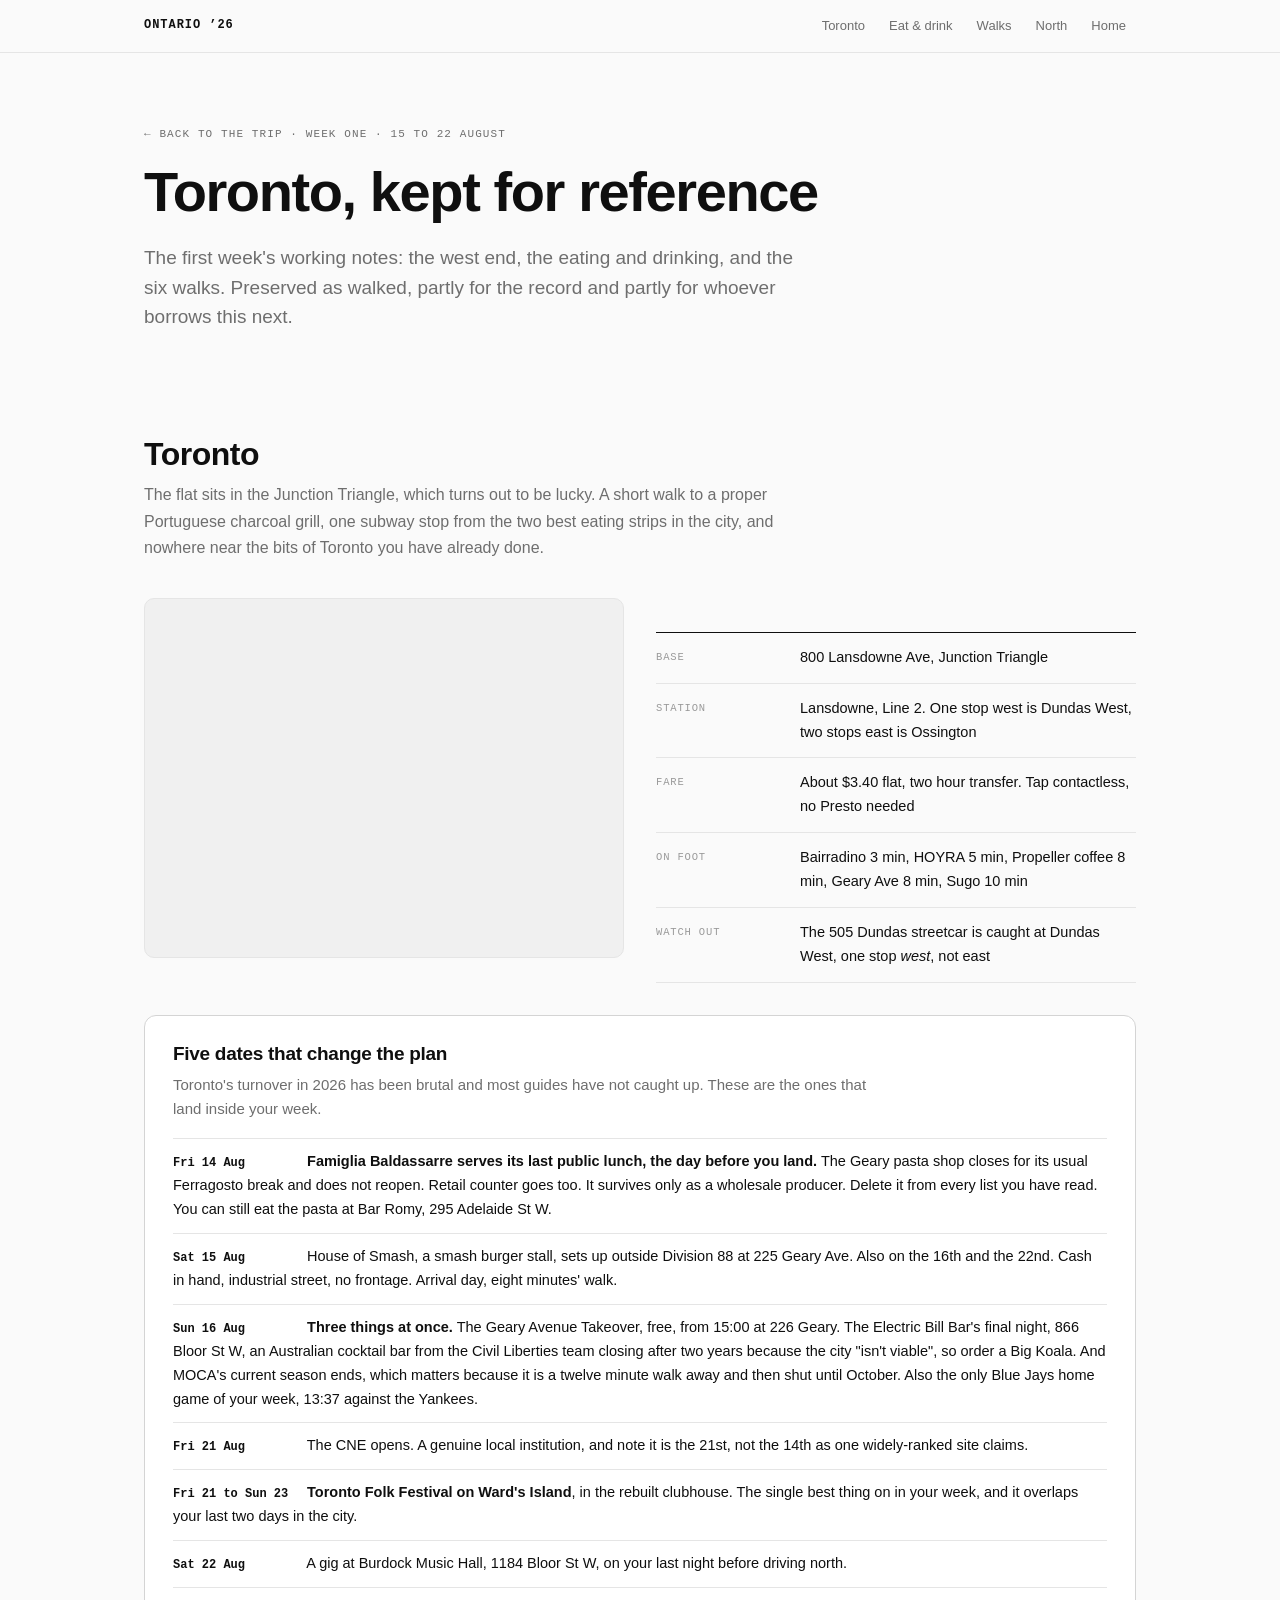
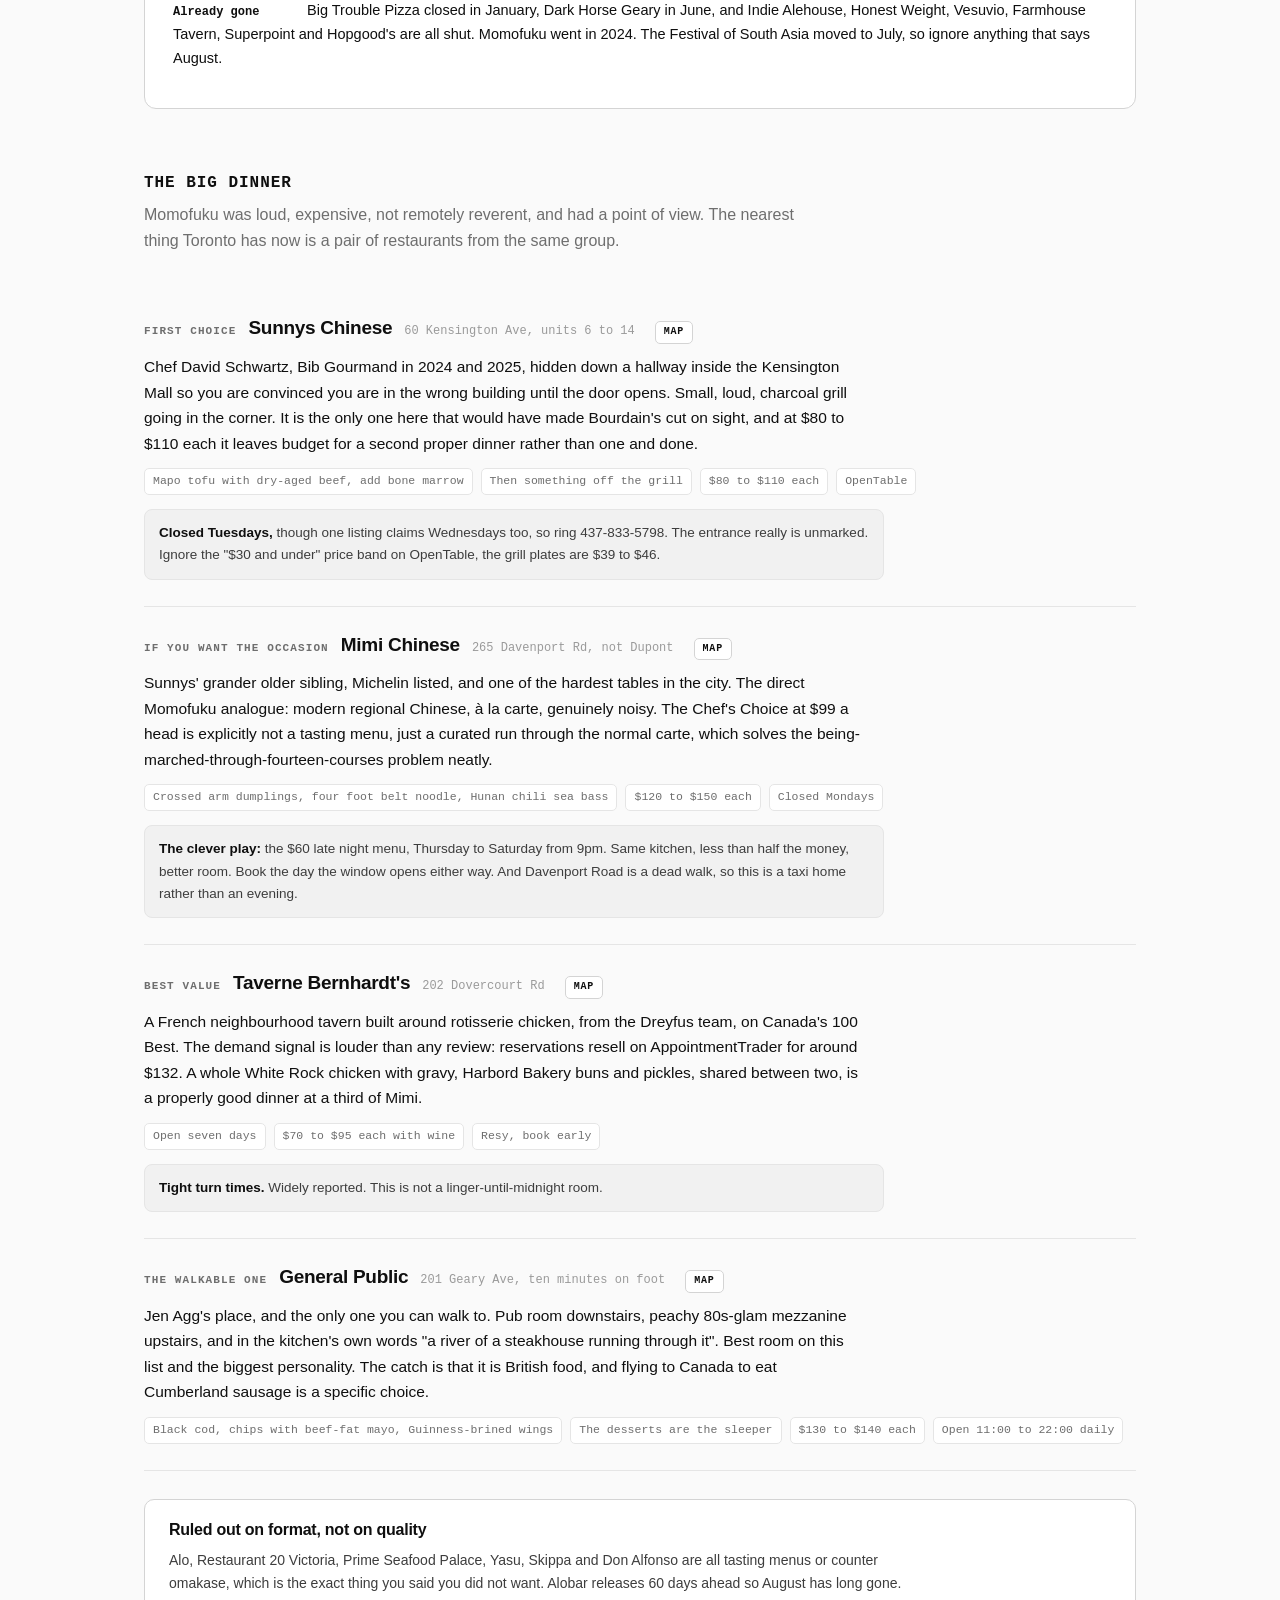
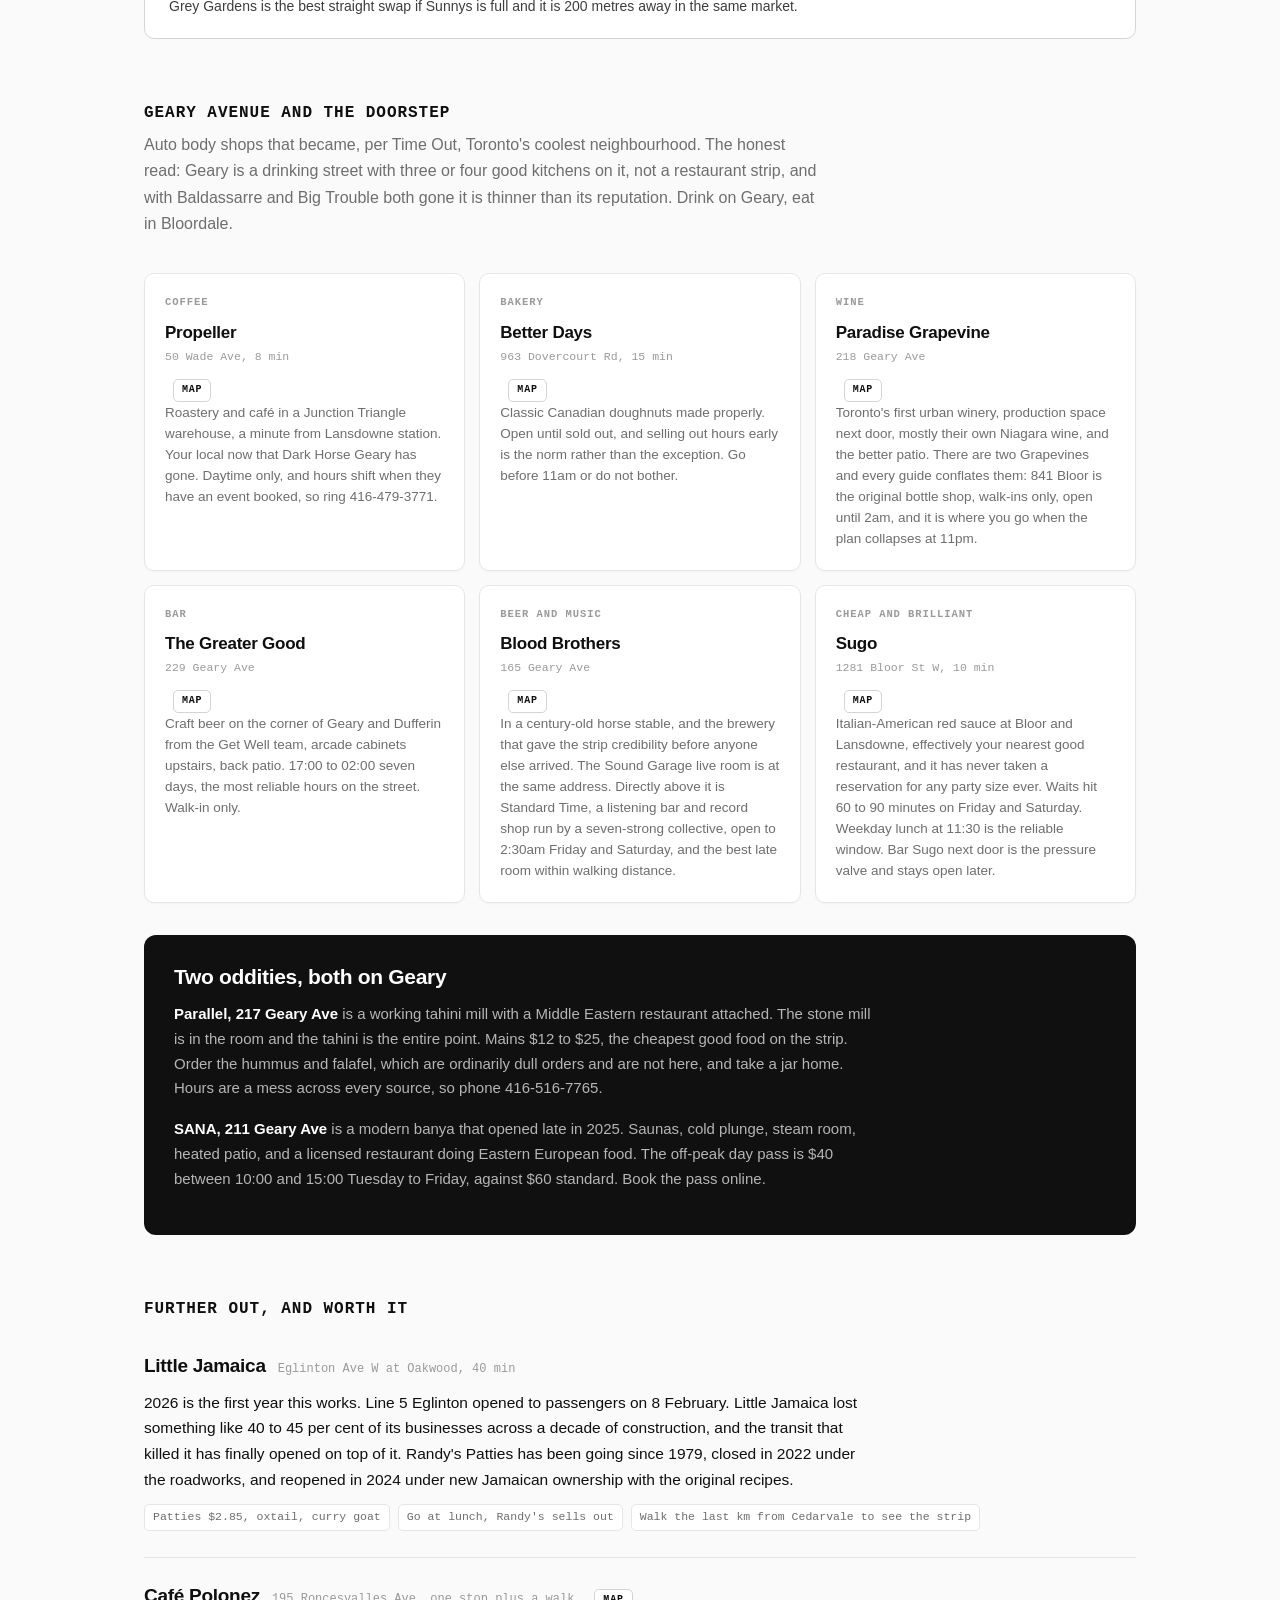
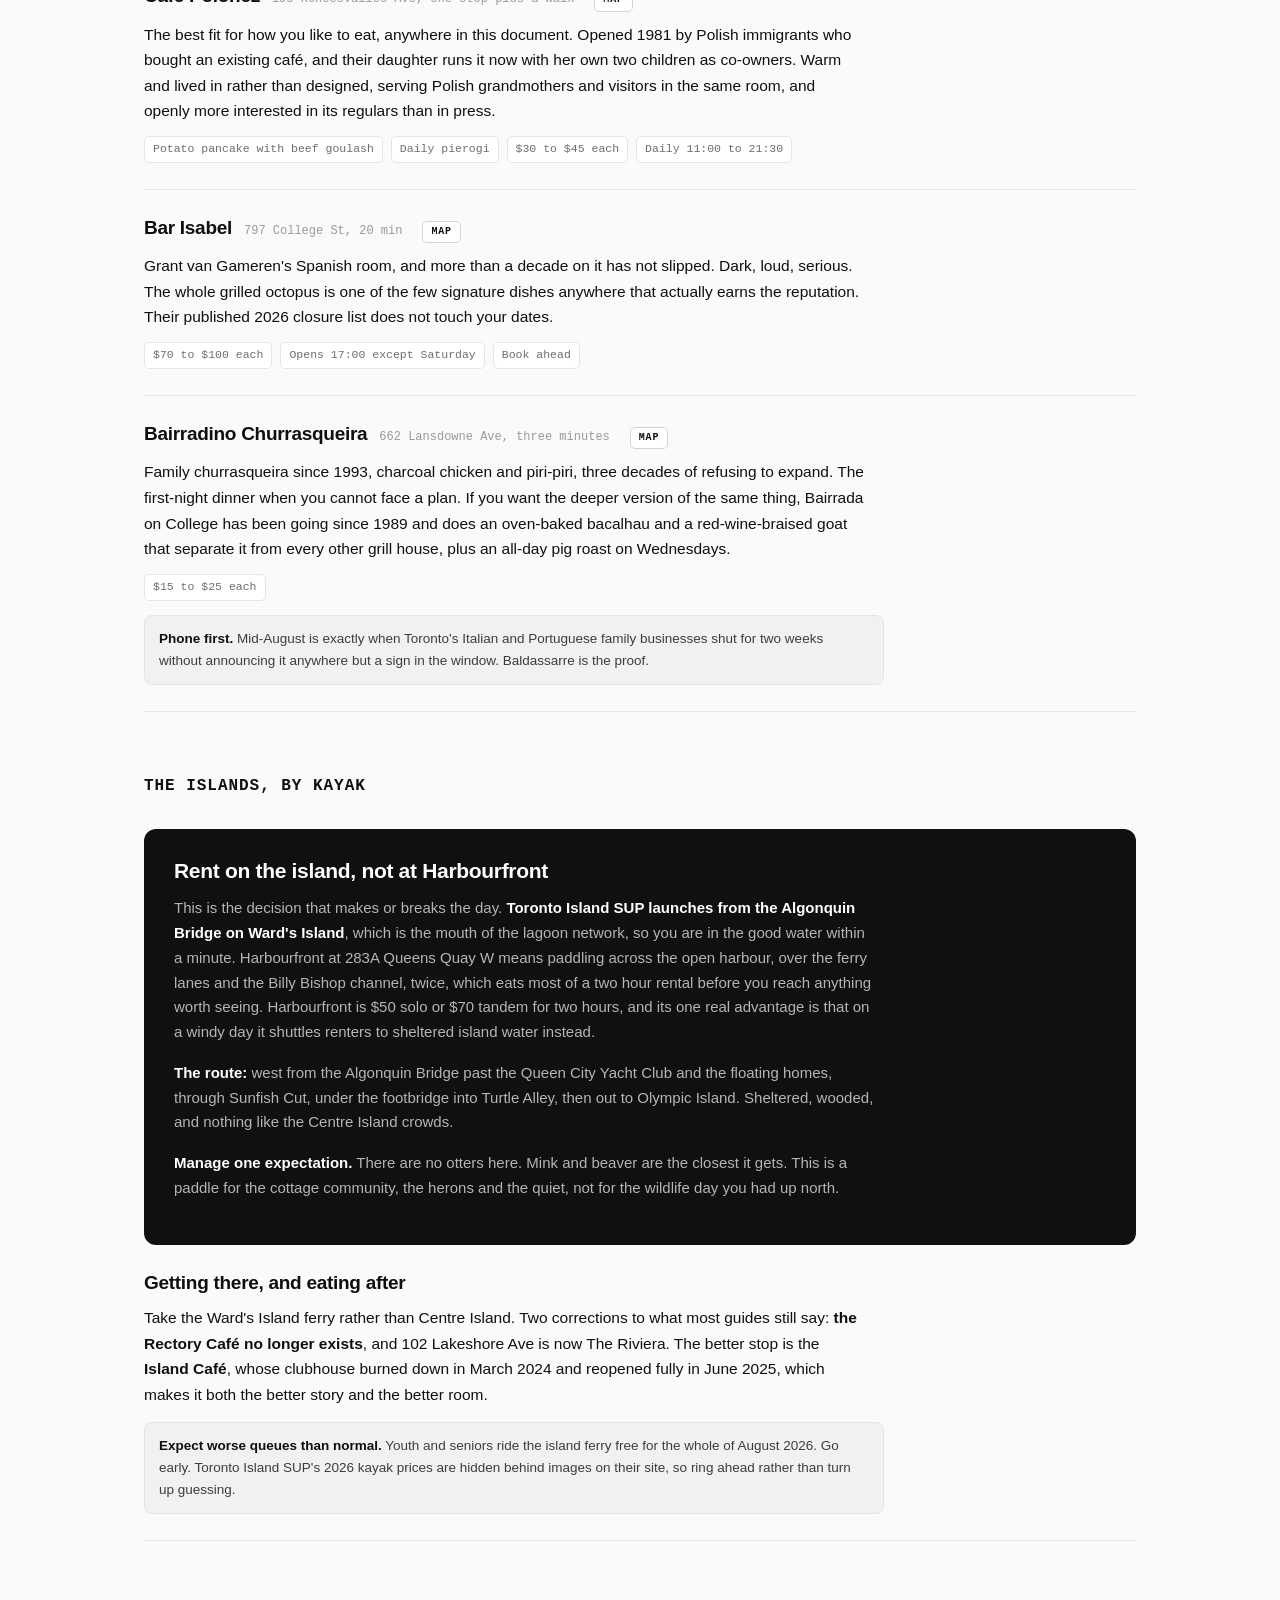
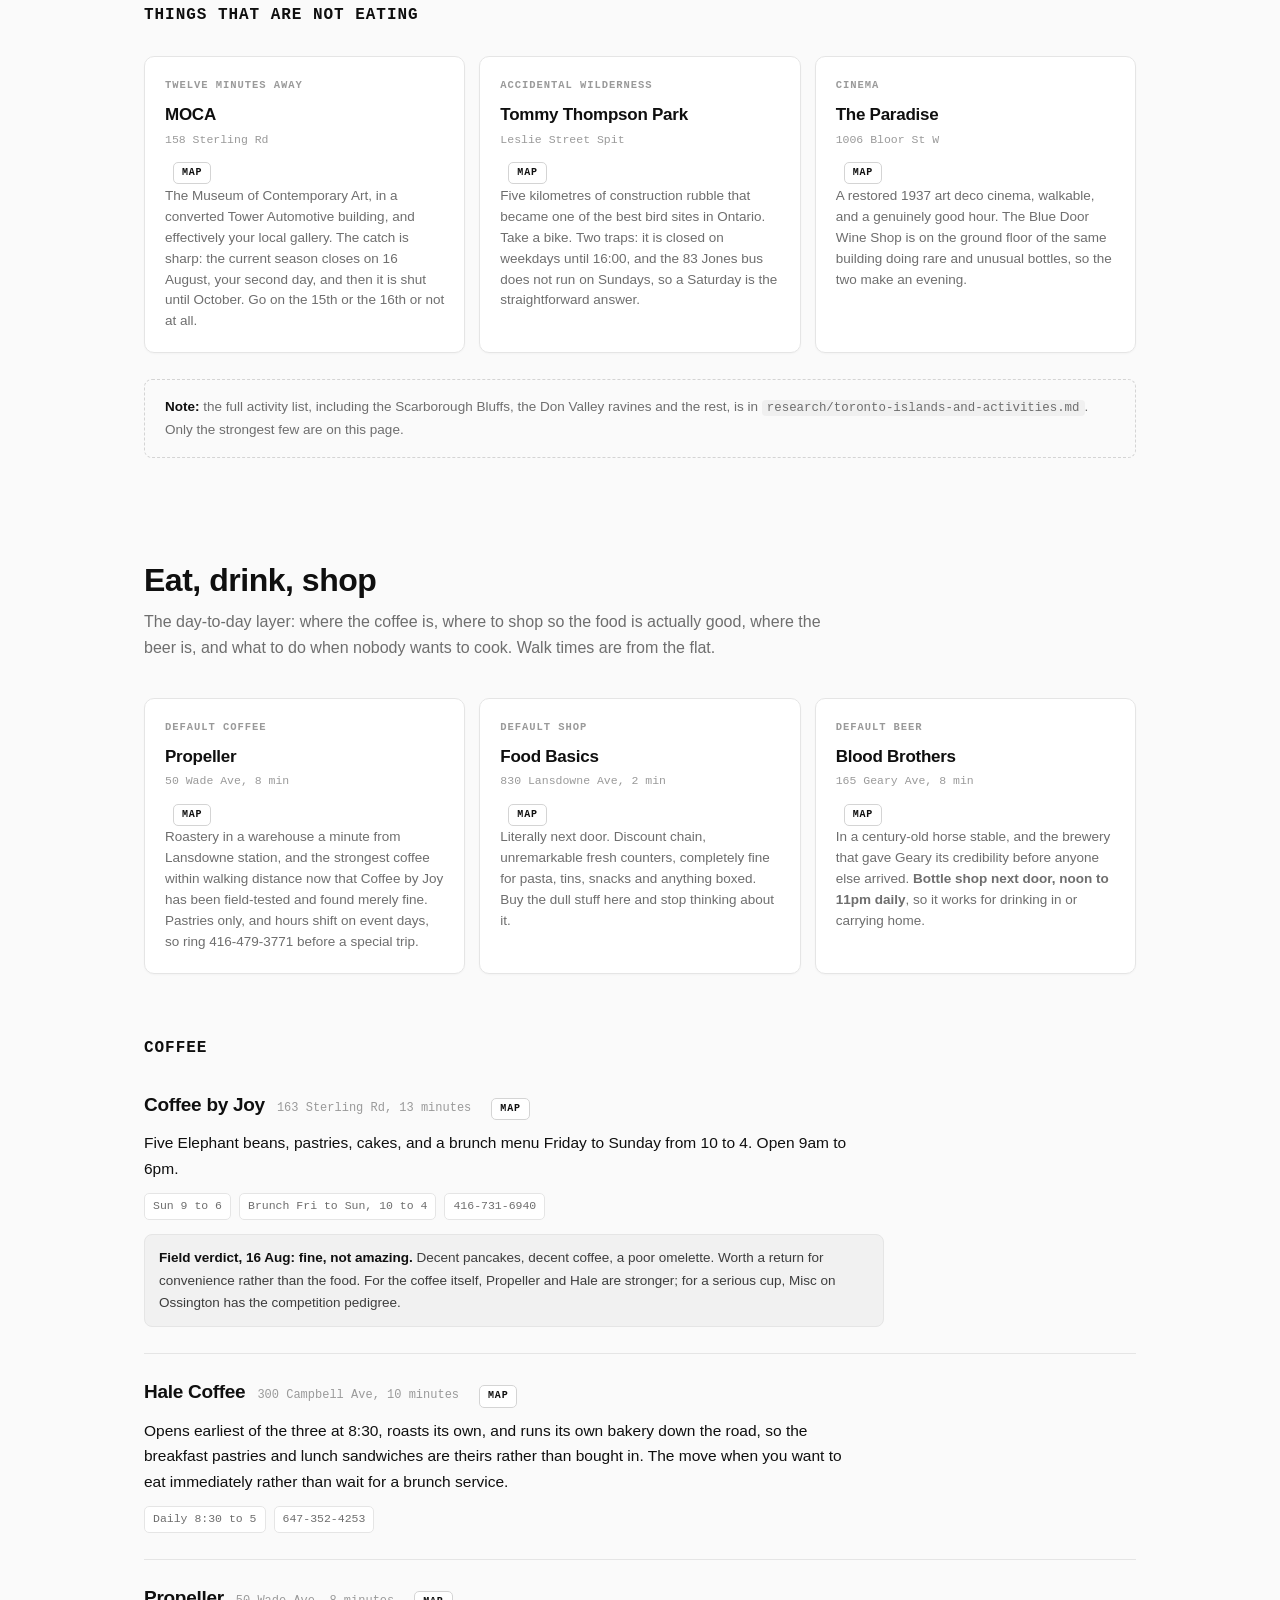
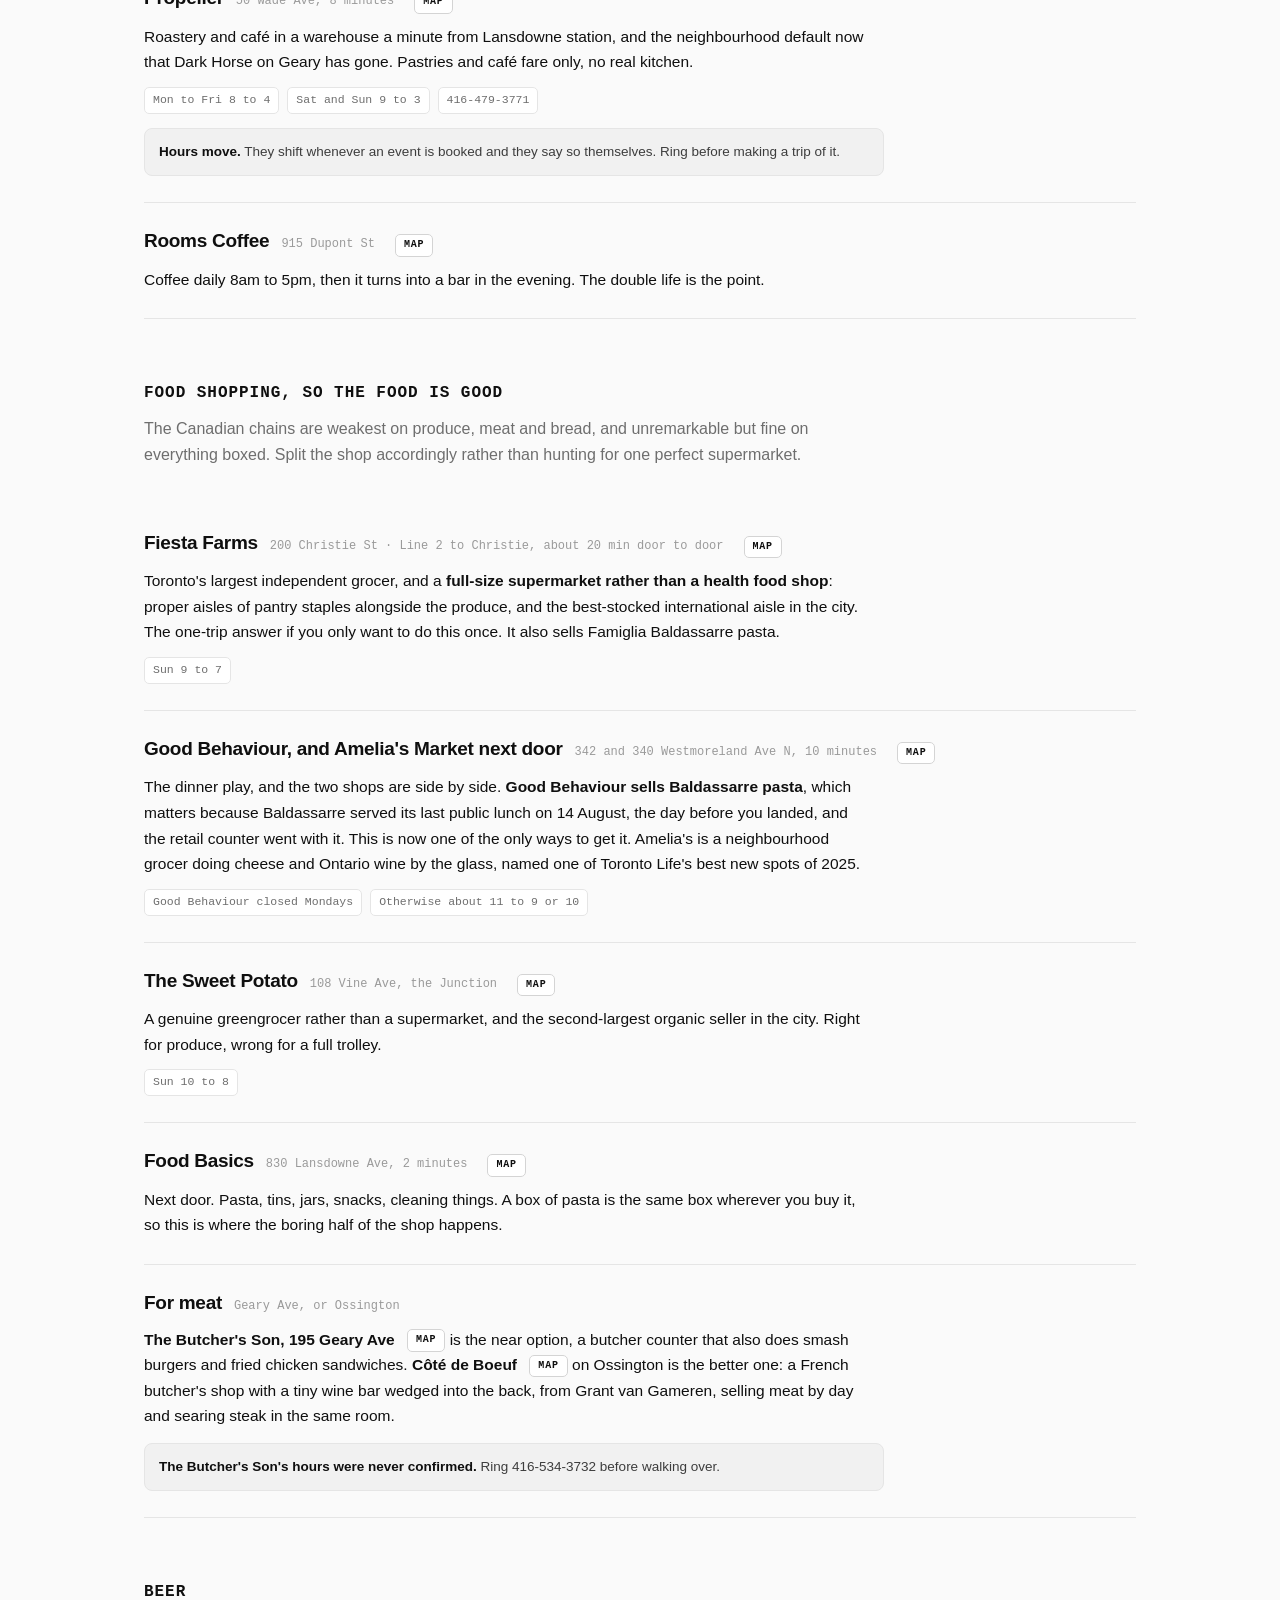
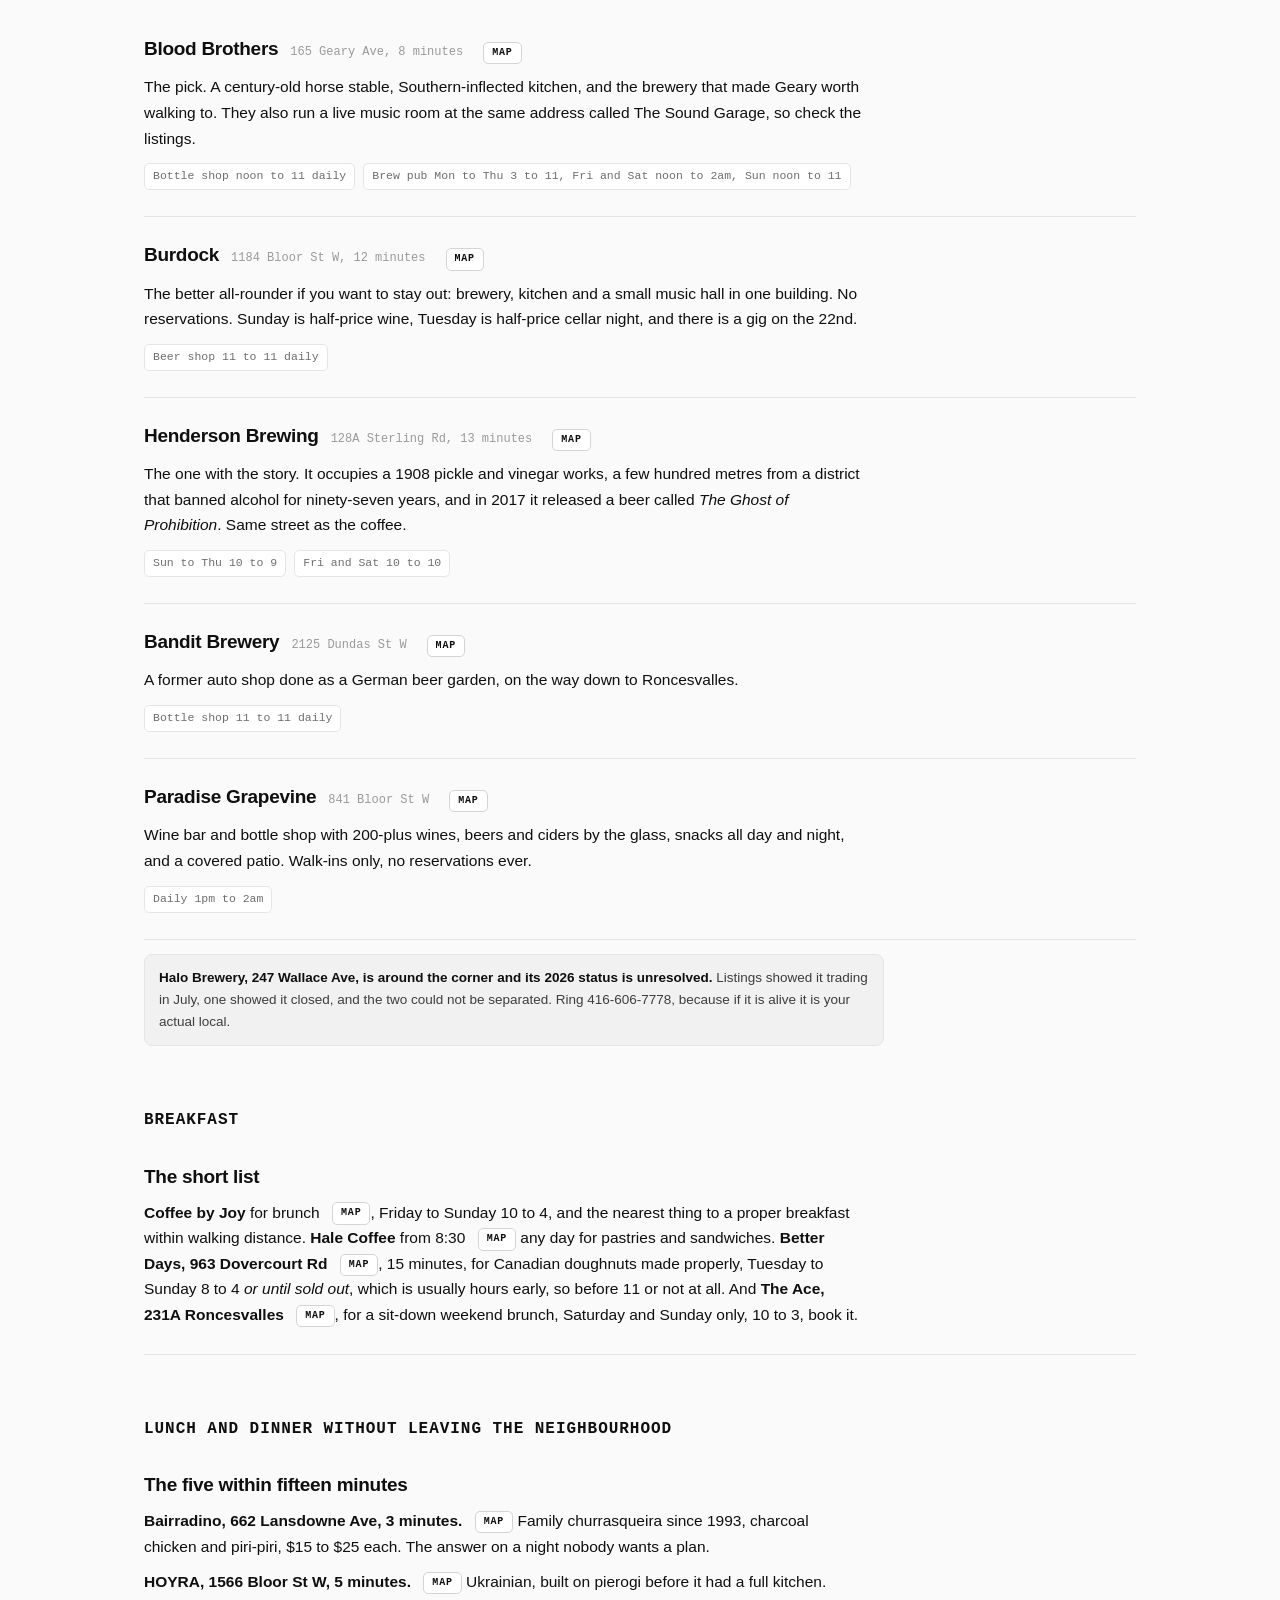
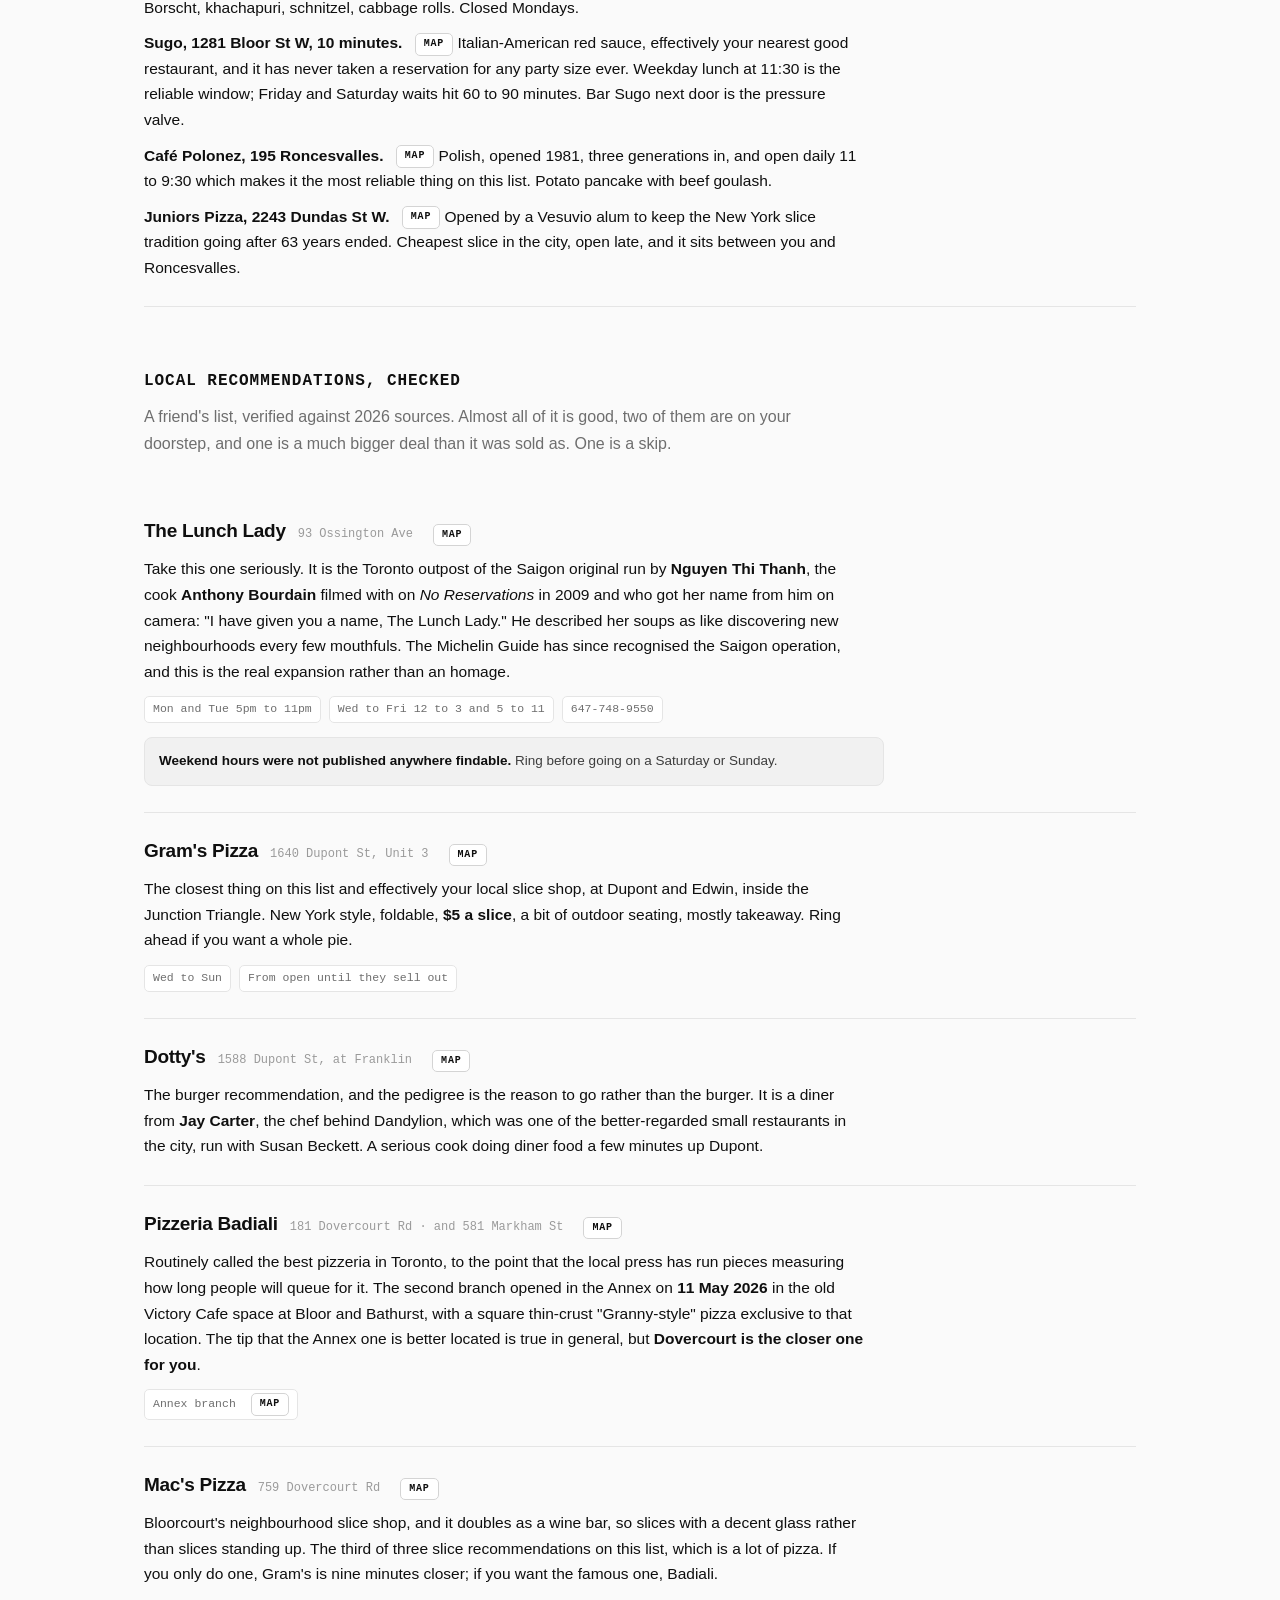
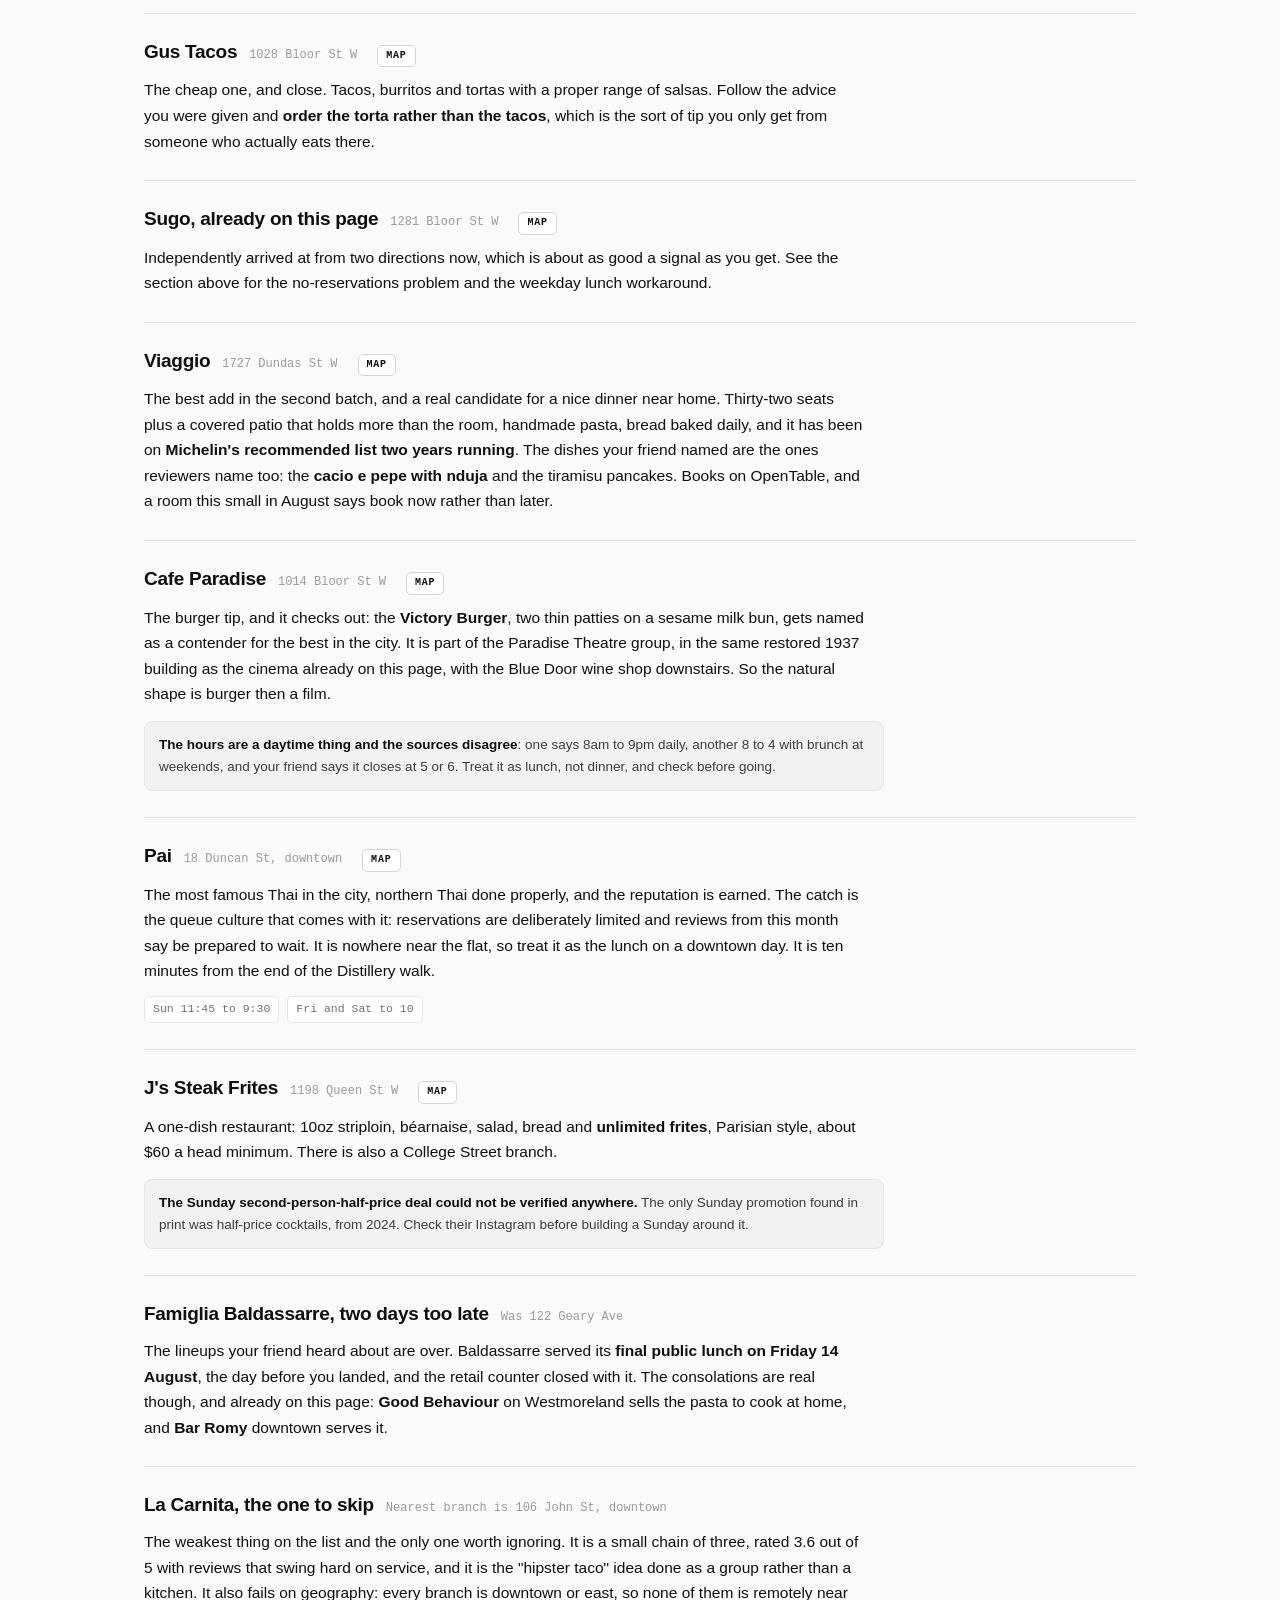
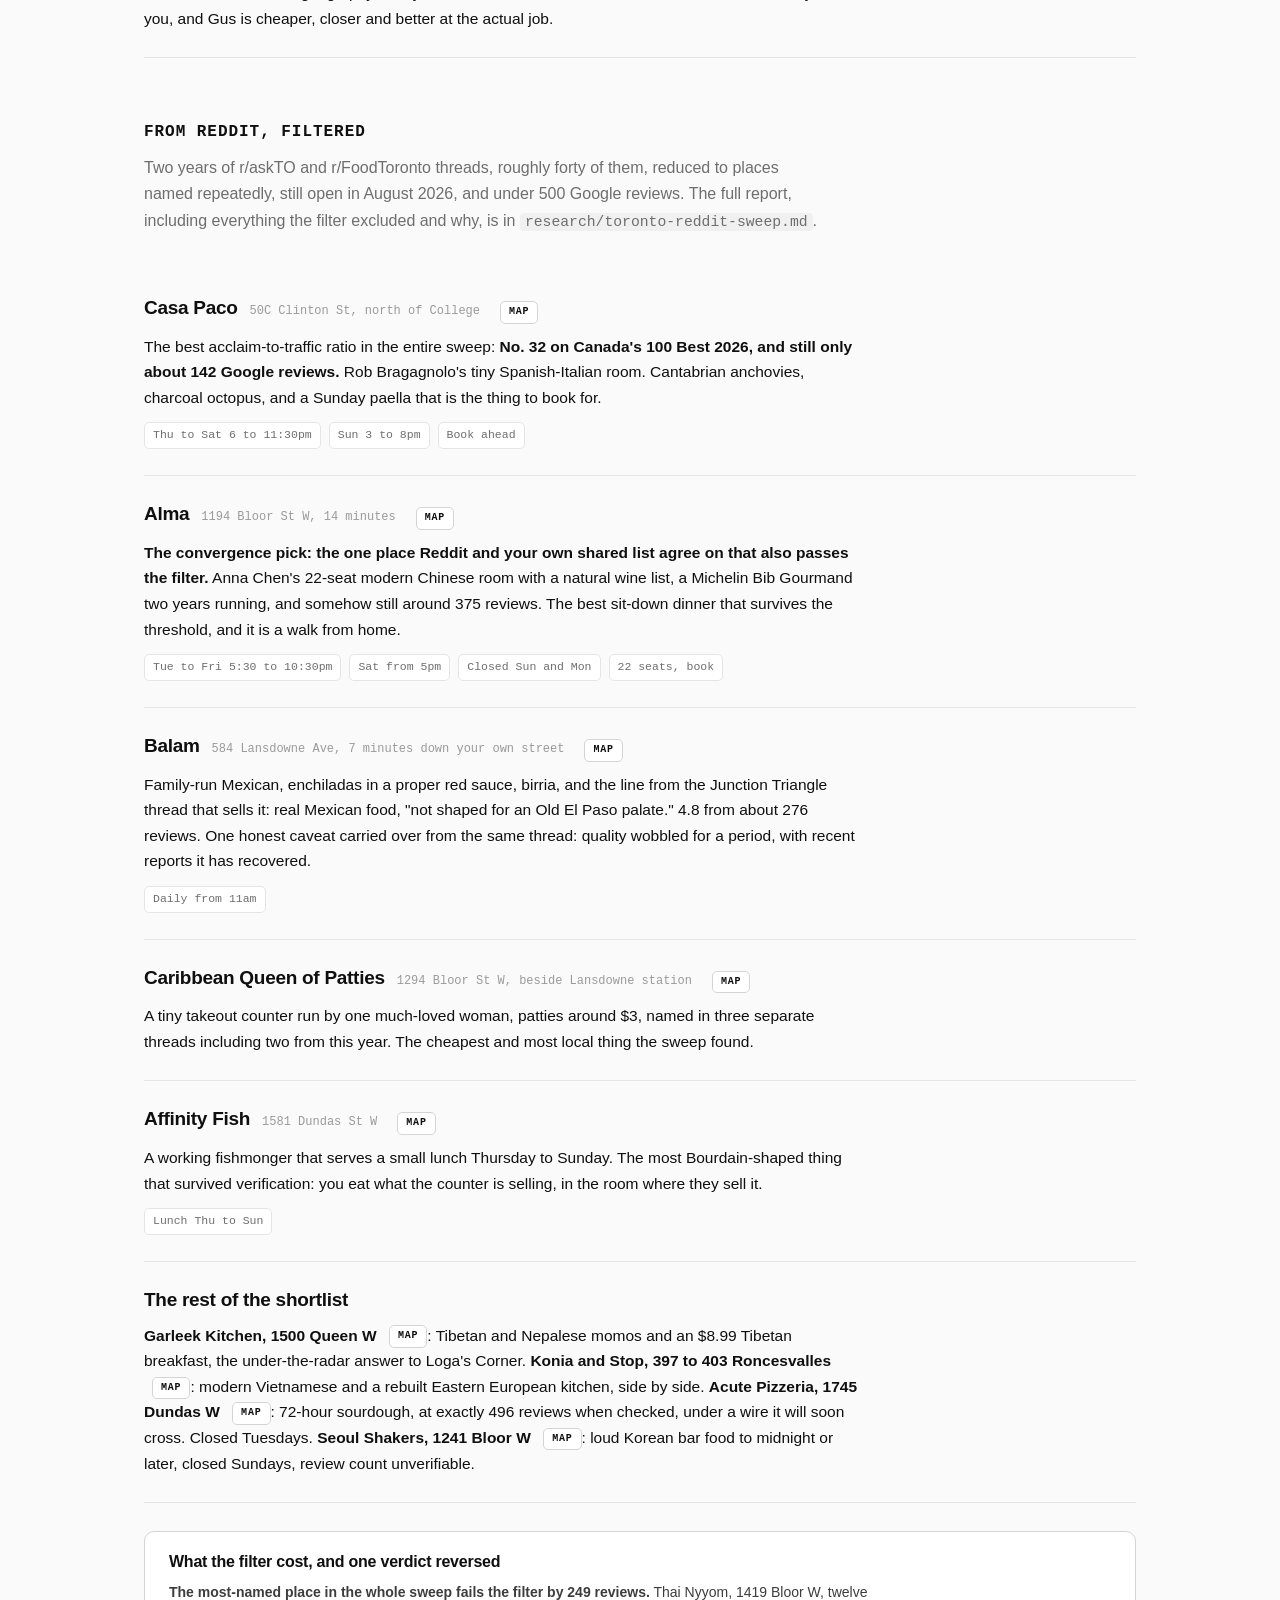
<file: toronto.html>
<!doctype html>
<html lang="en">
<head>
<meta charset="utf-8" />
<meta name="robots" content="noindex, nofollow" />
<meta name="viewport" content="width=device-width, initial-scale=1" />
<title>Toronto, week one</title>
<link rel="stylesheet" href="assets/style.css">
</head>
<body id="top">
<nav class="topnav"><div class="nav-inner">
<a class="brand" href="index.html">ONTARIO &rsquo;26</a>
<div class="nav-links">
<a href="#toronto">Toronto</a>
<a href="#eat">Eat &amp; drink</a>
<a href="#walks">Walks</a>
<a href="index.html#north">North</a>
<a href="index.html">Home</a>
</div>
</div></nav><div class="wrap">

<header>
  <div class="kicker"><a href="index.html">&larr; Back to the trip</a> &middot; Week one &middot; 15 to 22 August</div>
  <h1><span class="roman">Toronto,</span> kept for reference</h1>
  <p class="lede">The first week's working notes: the west end, the eating and drinking, and the six walks. Preserved as walked, partly for the record and partly for whoever borrows this next.</p>
</header>

<hr class="divider" />
<section id="toronto">
  <h2>Toronto</h2>
  <p class="section-lede">The flat sits in the Junction Triangle, which turns out to be lucky. A short walk to a proper Portuguese charcoal grill, one subway stop from the two best eating strips in the city, and nowhere near the bits of Toronto you have already done.</p>

  <div class="base">
    <div class="map">
      <iframe loading="lazy" title="Map of the Toronto base" src="https://www.openstreetmap.org/export/embed.html?bbox=-79.48,43.64,-79.41,43.69&layer=mapnik&marker=43.66525,-79.44618"></iframe>
    </div>
    <div class="facts">
      <div><div class="k">Base</div><div>800 Lansdowne Ave, Junction Triangle</div></div>
      <div><div class="k">Station</div><div>Lansdowne, Line 2. One stop west is Dundas West, two stops east is Ossington</div></div>
      <div><div class="k">Fare</div><div>About $3.40 flat, two hour transfer. Tap contactless, no Presto needed</div></div>
      <div><div class="k">On foot</div><div>Bairradino 3 min, HOYRA 5 min, Propeller coffee 8 min, Geary Ave 8 min, Sugo 10 min</div></div>
      <div><div class="k">Watch out</div><div>The 505 Dundas streetcar is caught at Dundas West, one stop <em>west</em>, not east</div></div>
    </div>
  </div>

  <div class="diary">
    <h3>Five dates that change the plan</h3>
    <p>Toronto's turnover in 2026 has been brutal and most guides have not caught up. These are the ones that land inside your week.</p>
    <ul>
      <li><b>Fri 14 Aug</b> <strong>Famiglia Baldassarre serves its last public lunch, the day before you land.</strong> The Geary pasta shop closes for its usual Ferragosto break and does not reopen. Retail counter goes too. It survives only as a wholesale producer. Delete it from every list you have read. You can still eat the pasta at Bar Romy, 295 Adelaide St W.</li>
      <li><b>Sat 15 Aug</b> House of Smash, a smash burger stall, sets up outside Division 88 at 225 Geary Ave. Also on the 16th and the 22nd. Cash in hand, industrial street, no frontage. Arrival day, eight minutes' walk.</li>
      <li><b>Sun 16 Aug</b> <strong>Three things at once.</strong> The Geary Avenue Takeover, free, from 15:00 at 226 Geary. The Electric Bill Bar's final night, 866 Bloor St W, an Australian cocktail bar from the Civil Liberties team closing after two years because the city "isn't viable", so order a Big Koala. And MOCA's current season ends, which matters because it is a twelve minute walk away and then shut until October. Also the only Blue Jays home game of your week, 13:37 against the Yankees.</li>
      <li><b>Fri 21 Aug</b> The CNE opens. A genuine local institution, and note it is the 21st, not the 14th as one widely-ranked site claims.</li>
      <li><b>Fri 21 to Sun 23</b> <strong>Toronto Folk Festival on Ward's Island</strong>, in the rebuilt clubhouse. The single best thing on in your week, and it overlaps your last two days in the city.</li>
      <li><b>Sat 22 Aug</b> A gig at Burdock Music Hall, 1184 Bloor St W, on your last night before driving north.</li>
      <li><b>Already gone</b> Big Trouble Pizza closed in January, Dark Horse Geary in June, and Indie Alehouse, Honest Weight, Vesuvio, Farmhouse Tavern, Superpoint and Hopgood's are all shut. Momofuku went in 2024. The Festival of South Asia moved to July, so ignore anything that says August.</li>
    </ul>
  </div>

  <h3 class="sub">The big dinner</h3>
  <p class="section-lede">Momofuku was loud, expensive, not remotely reverent, and had a point of view. The nearest thing Toronto has now is a pair of restaurants from the same group.</p>

  <div class="entry">
    <div class="entry-head"><span class="rank">First choice</span><h3>Sunnys Chinese</h3><span class="addr">60 Kensington Ave, units 6 to 14</span><a class="maplink" href="https://www.google.com/maps/search/?api=1&query=60%20Kensington%20Ave%2C%20Toronto%2C%20Ontario" target="_blank" rel="noopener">Map</a></div>
    <p>Chef David Schwartz, Bib Gourmand in 2024 and 2025, hidden down a hallway inside the Kensington Mall so you are convinced you are in the wrong building until the door opens. Small, loud, charcoal grill going in the corner. It is the only one here that would have made Bourdain's cut on sight, and at $80 to $110 each it leaves budget for a second proper dinner rather than one and done.</p>
    <div class="meta"><span>Mapo tofu with dry-aged beef, add bone marrow</span><span>Then something off the grill</span><span>$80 to $110 each</span><span>OpenTable</span></div>
    <div class="trap"><strong>Closed Tuesdays,</strong> though one listing claims Wednesdays too, so ring 437-833-5798. The entrance really is unmarked. Ignore the "$30 and under" price band on OpenTable, the grill plates are $39 to $46.</div>
  </div>

  <div class="entry">
    <div class="entry-head"><span class="rank">If you want the occasion</span><h3>Mimi Chinese</h3><span class="addr">265 Davenport Rd, not Dupont</span><a class="maplink" href="https://www.google.com/maps/search/?api=1&query=265%20Davenport%20Rd%2C%20Toronto%2C%20Ontario" target="_blank" rel="noopener">Map</a></div>
    <p>Sunnys' grander older sibling, Michelin listed, and one of the hardest tables in the city. The direct Momofuku analogue: modern regional Chinese, à la carte, genuinely noisy. The Chef's Choice at $99 a head is explicitly not a tasting menu, just a curated run through the normal carte, which solves the being-marched-through-fourteen-courses problem neatly.</p>
    <div class="meta"><span>Crossed arm dumplings, four foot belt noodle, Hunan chili sea bass</span><span>$120 to $150 each</span><span>Closed Mondays</span></div>
    <div class="trap"><strong>The clever play:</strong> the $60 late night menu, Thursday to Saturday from 9pm. Same kitchen, less than half the money, better room. Book the day the window opens either way. And Davenport Road is a dead walk, so this is a taxi home rather than an evening.</div>
  </div>

  <div class="entry">
    <div class="entry-head"><span class="rank">Best value</span><h3>Taverne Bernhardt's</h3><span class="addr">202 Dovercourt Rd</span><a class="maplink" href="https://www.google.com/maps/search/?api=1&query=202%20Dovercourt%20Rd%2C%20Toronto%2C%20Ontario" target="_blank" rel="noopener">Map</a></div>
    <p>A French neighbourhood tavern built around rotisserie chicken, from the Dreyfus team, on Canada's 100 Best. The demand signal is louder than any review: reservations resell on AppointmentTrader for around $132. A whole White Rock chicken with gravy, Harbord Bakery buns and pickles, shared between two, is a properly good dinner at a third of Mimi.</p>
    <div class="meta"><span>Open seven days</span><span>$70 to $95 each with wine</span><span>Resy, book early</span></div>
    <div class="trap"><strong>Tight turn times.</strong> Widely reported. This is not a linger-until-midnight room.</div>
  </div>

  <div class="entry">
    <div class="entry-head"><span class="rank">The walkable one</span><h3>General Public</h3><span class="addr">201 Geary Ave, ten minutes on foot</span><a class="maplink" href="https://www.google.com/maps/search/?api=1&query=201%20Geary%20Ave%2C%20Toronto%2C%20Ontario" target="_blank" rel="noopener">Map</a></div>
    <p>Jen Agg's place, and the only one you can walk to. Pub room downstairs, peachy 80s-glam mezzanine upstairs, and in the kitchen's own words "a river of a steakhouse running through it". Best room on this list and the biggest personality. The catch is that it is British food, and flying to Canada to eat Cumberland sausage is a specific choice.</p>
    <div class="meta"><span>Black cod, chips with beef-fat mayo, Guinness-brined wings</span><span>The desserts are the sleeper</span><span>$130 to $140 each</span><span>Open 11:00 to 22:00 daily</span></div>
  </div>

  <div class="warnbox">
    <h3>Ruled out on format, not on quality</h3>
    <p>Alo, Restaurant 20 Victoria, Prime Seafood Palace, Yasu, Skippa and Don Alfonso are all tasting menus or counter omakase, which is the exact thing you said you did not want. Alobar releases 60 days ahead so August has long gone. Grey Gardens is the best straight swap if Sunnys is full and it is 200 metres away in the same market.</p>
  </div>

  <h3 class="sub">Geary Avenue and the doorstep</h3>
  <p class="section-lede">Auto body shops that became, per Time Out, Toronto's coolest neighbourhood. The honest read: Geary is a drinking street with three or four good kitchens on it, not a restaurant strip, and with Baldassarre and Big Trouble both gone it is thinner than its reputation. Drink on Geary, eat in Bloordale.</p>

  <div class="cards">
    <div class="card">
      <h4>Coffee</h4><h3>Propeller</h3><p>50 Wade Ave, 8 min</p><a class="maplink" href="https://www.google.com/maps/search/?api=1&query=50%20Wade%20Ave%2C%20Toronto%2C%20Ontario" target="_blank" rel="noopener">Map</a>
      <div class="detail">Roastery and café in a Junction Triangle warehouse, a minute from Lansdowne station. Your local now that Dark Horse Geary has gone. Daytime only, and hours shift when they have an event booked, so ring 416-479-3771.</div>
    </div>
    <div class="card">
      <h4>Bakery</h4><h3>Better Days</h3><p>963 Dovercourt Rd, 15 min</p><a class="maplink" href="https://www.google.com/maps/search/?api=1&query=963%20Dovercourt%20Rd%2C%20Toronto%2C%20Ontario" target="_blank" rel="noopener">Map</a>
      <div class="detail">Classic Canadian doughnuts made properly. Open until sold out, and selling out hours early is the norm rather than the exception. Go before 11am or do not bother.</div>
    </div>
    <div class="card">
      <h4>Wine</h4><h3>Paradise Grapevine</h3><p>218 Geary Ave</p><a class="maplink" href="https://www.google.com/maps/search/?api=1&query=218%20Geary%20Ave%2C%20Toronto%2C%20Ontario" target="_blank" rel="noopener">Map</a>
      <div class="detail">Toronto's first urban winery, production space next door, mostly their own Niagara wine, and the better patio. There are two Grapevines and every guide conflates them: 841 Bloor is the original bottle shop, walk-ins only, open until 2am, and it is where you go when the plan collapses at 11pm.</div>
    </div>
    <div class="card">
      <h4>Bar</h4><h3>The Greater Good</h3><p>229 Geary Ave</p><a class="maplink" href="https://www.google.com/maps/search/?api=1&query=229%20Geary%20Ave%2C%20Toronto%2C%20Ontario" target="_blank" rel="noopener">Map</a>
      <div class="detail">Craft beer on the corner of Geary and Dufferin from the Get Well team, arcade cabinets upstairs, back patio. 17:00 to 02:00 seven days, the most reliable hours on the street. Walk-in only.</div>
    </div>
    <div class="card">
      <h4>Beer and music</h4><h3>Blood Brothers</h3><p>165 Geary Ave</p><a class="maplink" href="https://www.google.com/maps/search/?api=1&query=165%20Geary%20Ave%2C%20Toronto%2C%20Ontario" target="_blank" rel="noopener">Map</a>
      <div class="detail">In a century-old horse stable, and the brewery that gave the strip credibility before anyone else arrived. The Sound Garage live room is at the same address. Directly above it is Standard Time, a listening bar and record shop run by a seven-strong collective, open to 2:30am Friday and Saturday, and the best late room within walking distance.</div>
    </div>
    <div class="card">
      <h4>Cheap and brilliant</h4><h3>Sugo</h3><p>1281 Bloor St W, 10 min</p><a class="maplink" href="https://www.google.com/maps/search/?api=1&query=1281%20Bloor%20St%20W%2C%20Toronto%2C%20Ontario" target="_blank" rel="noopener">Map</a>
      <div class="detail">Italian-American red sauce at Bloor and Lansdowne, effectively your nearest good restaurant, and it has never taken a reservation for any party size ever. Waits hit 60 to 90 minutes on Friday and Saturday. Weekday lunch at 11:30 is the reliable window. Bar Sugo next door is the pressure valve and stays open later.</div>
    </div>
  </div>

  <div class="callout">
    <h3>Two oddities, both on Geary</h3>
    <p><strong>Parallel, 217 Geary Ave</strong> is a working tahini mill with a Middle Eastern restaurant attached. The stone mill is in the room and the tahini is the entire point. Mains $12 to $25, the cheapest good food on the strip. Order the hummus and falafel, which are ordinarily dull orders and are not here, and take a jar home. Hours are a mess across every source, so phone 416-516-7765.</p>
    <p><strong>SANA, 211 Geary Ave</strong> is a modern banya that opened late in 2025. Saunas, cold plunge, steam room, heated patio, and a licensed restaurant doing Eastern European food. The off-peak day pass is $40 between 10:00 and 15:00 Tuesday to Friday, against $60 standard. Book the pass online.</p>
  </div>

  <h3 class="sub">Further out, and worth it</h3>

  <div class="entry">
    <div class="entry-head"><h3>Little Jamaica</h3><span class="addr">Eglinton Ave W at Oakwood, 40 min</span></div>
    <p>2026 is the first year this works. Line 5 Eglinton opened to passengers on 8 February. Little Jamaica lost something like 40 to 45 per cent of its businesses across a decade of construction, and the transit that killed it has finally opened on top of it. Randy's Patties has been going since 1979, closed in 2022 under the roadworks, and reopened in 2024 under new Jamaican ownership with the original recipes.</p>
    <div class="meta"><span>Patties $2.85, oxtail, curry goat</span><span>Go at lunch, Randy's sells out</span><span>Walk the last km from Cedarvale to see the strip</span></div>
  </div>

  <div class="entry">
    <div class="entry-head"><img class="favicon" src="https://www.google.com/s2/favicons?domain=cafepolonez.ca&amp;sz=64" alt="" loading="lazy" onerror="this.remove()"><h3>Café Polonez</h3><span class="addr">195 Roncesvalles Ave, one stop plus a walk</span><a class="maplink" href="https://www.google.com/maps/search/?api=1&query=195%20Roncesvalles%20Ave%2C%20Toronto%2C%20Ontario" target="_blank" rel="noopener">Map</a></div>
    <p>The best fit for how you like to eat, anywhere in this document. Opened 1981 by Polish immigrants who bought an existing café, and their daughter runs it now with her own two children as co-owners. Warm and lived in rather than designed, serving Polish grandmothers and visitors in the same room, and openly more interested in its regulars than in press.</p>
    <div class="meta"><span>Potato pancake with beef goulash</span><span>Daily pierogi</span><span>$30 to $45 each</span><span>Daily 11:00 to 21:30</span></div>
  </div>

  <div class="entry">
    <div class="entry-head"><img class="favicon" src="https://www.google.com/s2/favicons?domain=barisabel.com&amp;sz=64" alt="" loading="lazy" onerror="this.remove()"><h3>Bar Isabel</h3><span class="addr">797 College St, 20 min</span><a class="maplink" href="https://www.google.com/maps/search/?api=1&query=797%20College%20St%2C%20Toronto%2C%20Ontario" target="_blank" rel="noopener">Map</a></div>
    <p>Grant van Gameren's Spanish room, and more than a decade on it has not slipped. Dark, loud, serious. The whole grilled octopus is one of the few signature dishes anywhere that actually earns the reputation. Their published 2026 closure list does not touch your dates.</p>
    <div class="meta"><span>$70 to $100 each</span><span>Opens 17:00 except Saturday</span><span>Book ahead</span></div>
  </div>

  <div class="entry">
    <div class="entry-head"><h3>Bairradino Churrasqueira</h3><span class="addr">662 Lansdowne Ave, three minutes</span><a class="maplink" href="https://www.google.com/maps/search/?api=1&query=662%20Lansdowne%20Ave%2C%20Toronto%2C%20Ontario" target="_blank" rel="noopener">Map</a></div>
    <p>Family churrasqueira since 1993, charcoal chicken and piri-piri, three decades of refusing to expand. The first-night dinner when you cannot face a plan. If you want the deeper version of the same thing, Bairrada on College has been going since 1989 and does an oven-baked bacalhau and a red-wine-braised goat that separate it from every other grill house, plus an all-day pig roast on Wednesdays.</p>
    <div class="meta"><span>$15 to $25 each</span></div>
    <div class="trap"><strong>Phone first.</strong> Mid-August is exactly when Toronto's Italian and Portuguese family businesses shut for two weeks without announcing it anywhere but a sign in the window. Baldassarre is the proof.</div>
  </div>

  <h3 class="sub">The islands, by kayak</h3>

  <div class="callout">
    <h3>Rent on the island, not at Harbourfront</h3>
    <p>This is the decision that makes or breaks the day. <strong>Toronto Island SUP launches from the Algonquin Bridge on Ward's Island</strong>, which is the mouth of the lagoon network, so you are in the good water within a minute. Harbourfront at 283A Queens Quay W means paddling across the open harbour, over the ferry lanes and the Billy Bishop channel, twice, which eats most of a two hour rental before you reach anything worth seeing. Harbourfront is $50 solo or $70 tandem for two hours, and its one real advantage is that on a windy day it shuttles renters to sheltered island water instead.</p>
    <p><strong>The route:</strong> west from the Algonquin Bridge past the Queen City Yacht Club and the floating homes, through Sunfish Cut, under the footbridge into Turtle Alley, then out to Olympic Island. Sheltered, wooded, and nothing like the Centre Island crowds.</p>
    <p><strong>Manage one expectation.</strong> There are no otters here. Mink and beaver are the closest it gets. This is a paddle for the cottage community, the herons and the quiet, not for the wildlife day you had up north.</p>
  </div>

  <div class="entry">
    <div class="entry-head"><h3>Getting there, and eating after</h3></div>
    <p>Take the Ward's Island ferry rather than Centre Island. Two corrections to what most guides still say: <strong>the Rectory Café no longer exists</strong>, and 102 Lakeshore Ave is now The Riviera. The better stop is the <strong>Island Café</strong>, whose clubhouse burned down in March 2024 and reopened fully in June 2025, which makes it both the better story and the better room.</p>
    <div class="trap"><strong>Expect worse queues than normal.</strong> Youth and seniors ride the island ferry free for the whole of August 2026. Go early. Toronto Island SUP's 2026 kayak prices are hidden behind images on their site, so ring ahead rather than turn up guessing.</div>
  </div>

  <h3 class="sub">Things that are not eating</h3>

  <div class="cards">
    <div class="card">
      <h4>Twelve minutes away</h4><h3>MOCA</h3><p>158 Sterling Rd</p><a class="maplink" href="https://www.google.com/maps/search/?api=1&query=158%20Sterling%20Rd%2C%20Toronto%2C%20Ontario" target="_blank" rel="noopener">Map</a>
      <div class="detail">The Museum of Contemporary Art, in a converted Tower Automotive building, and effectively your local gallery. The catch is sharp: the current season closes on 16 August, your second day, and then it is shut until October. Go on the 15th or the 16th or not at all.</div>
    </div>
    <div class="card">
      <h4>Accidental wilderness</h4><h3>Tommy Thompson Park</h3><p>Leslie Street Spit</p><a class="maplink" href="https://www.google.com/maps/search/?api=1&query=Tommy%20Thompson%20Park%2C%20Toronto%2C%20Ontario" target="_blank" rel="noopener">Map</a>
      <div class="detail">Five kilometres of construction rubble that became one of the best bird sites in Ontario. Take a bike. Two traps: it is closed on weekdays until 16:00, and the 83 Jones bus does not run on Sundays, so a Saturday is the straightforward answer.</div>
    </div>
    <div class="card">
      <h4>Cinema</h4><h3>The Paradise</h3><p>1006 Bloor St W</p><a class="maplink" href="https://www.google.com/maps/search/?api=1&query=1006%20Bloor%20St%20W%2C%20Toronto%2C%20Ontario" target="_blank" rel="noopener">Map</a>
      <div class="detail">A restored 1937 art deco cinema, walkable, and a genuinely good hour. The Blue Door Wine Shop is on the ground floor of the same building doing rare and unusual bottles, so the two make an evening.</div>
    </div>
  </div>

  <div class="todo">
    <strong>Note:</strong> the full activity list, including the Scarborough Bluffs, the Don Valley ravines and the rest, is in <code>research/toronto-islands-and-activities.md</code>. Only the strongest few are on this page.
  </div>
</section>
<hr class="divider" />
<section id="eat">
  <h2>Eat, drink, shop</h2>
  <p class="section-lede">The day-to-day layer: where the coffee is, where to shop so the food is actually good, where the beer is, and what to do when nobody wants to cook. Walk times are from the flat.</p>

  <div class="cards">
    <div class="card">
      <h4>Default coffee</h4><h3>Propeller</h3><p>50 Wade Ave, 8 min</p><a class="maplink" href="https://www.google.com/maps/search/?api=1&query=50%20Wade%20Ave%2C%20Toronto%2C%20Ontario" target="_blank" rel="noopener">Map</a>
      <div class="detail">Roastery in a warehouse a minute from Lansdowne station, and the strongest coffee within walking distance now that Coffee by Joy has been field-tested and found merely fine. Pastries only, and hours shift on event days, so ring 416-479-3771 before a special trip.</div>
    </div>
    <div class="card">
      <h4>Default shop</h4><h3>Food Basics</h3><p>830 Lansdowne Ave, 2 min</p><a class="maplink" href="https://www.google.com/maps/search/?api=1&query=830%20Lansdowne%20Ave%2C%20Toronto%2C%20Ontario" target="_blank" rel="noopener">Map</a>
      <div class="detail">Literally next door. Discount chain, unremarkable fresh counters, completely fine for pasta, tins, snacks and anything boxed. Buy the dull stuff here and stop thinking about it.</div>
    </div>
    <div class="card">
      <h4>Default beer</h4><h3>Blood Brothers</h3><p>165 Geary Ave, 8 min</p><a class="maplink" href="https://www.google.com/maps/search/?api=1&query=165%20Geary%20Ave%2C%20Toronto%2C%20Ontario" target="_blank" rel="noopener">Map</a>
      <div class="detail">In a century-old horse stable, and the brewery that gave Geary its credibility before anyone else arrived. <strong>Bottle shop next door, noon to 11pm daily</strong>, so it works for drinking in or carrying home.</div>
    </div>
  </div>

  <h3 class="sub">Coffee</h3>

  <div class="entry">
    <div class="entry-head"><h3>Coffee by Joy</h3><span class="addr">163 Sterling Rd, 13 minutes</span><a class="maplink" href="https://www.google.com/maps/search/?api=1&query=163%20Sterling%20Rd%2C%20Toronto%2C%20Ontario" target="_blank" rel="noopener">Map</a></div>
    <p>Five Elephant beans, pastries, cakes, and a brunch menu Friday to Sunday from 10 to 4. Open 9am to 6pm.</p>
    <div class="meta"><span>Sun 9 to 6</span><span>Brunch Fri to Sun, 10 to 4</span><span>416-731-6940</span></div>
    <div class="trap"><strong>Field verdict, 16 Aug: fine, not amazing.</strong> Decent pancakes, decent coffee, a poor omelette. Worth a return for convenience rather than the food. For the coffee itself, Propeller and Hale are stronger; for a serious cup, Misc on Ossington has the competition pedigree.</div>
  </div>

  <div class="entry">
    <div class="entry-head"><img class="favicon" src="https://www.google.com/s2/favicons?domain=halecoffee.com&amp;sz=64" alt="" loading="lazy" onerror="this.remove()"><h3>Hale Coffee</h3><span class="addr">300 Campbell Ave, 10 minutes</span><a class="maplink" href="https://www.google.com/maps/search/?api=1&query=300%20Campbell%20Ave%2C%20Toronto%2C%20Ontario" target="_blank" rel="noopener">Map</a></div>
    <p>Opens earliest of the three at 8:30, roasts its own, and runs its own bakery down the road, so the breakfast pastries and lunch sandwiches are theirs rather than bought in. The move when you want to eat immediately rather than wait for a brunch service.</p>
    <div class="meta"><span>Daily 8:30 to 5</span><span>647-352-4253</span></div>
  </div>

  <div class="entry">
    <div class="entry-head"><img class="favicon" src="https://www.google.com/s2/favicons?domain=propellercoffee.com&amp;sz=64" alt="" loading="lazy" onerror="this.remove()"><h3>Propeller</h3><span class="addr">50 Wade Ave, 8 minutes</span><a class="maplink" href="https://www.google.com/maps/search/?api=1&query=50%20Wade%20Ave%2C%20Toronto%2C%20Ontario" target="_blank" rel="noopener">Map</a></div>
    <p>Roastery and café in a warehouse a minute from Lansdowne station, and the neighbourhood default now that Dark Horse on Geary has gone. Pastries and café fare only, no real kitchen.</p>
    <div class="meta"><span>Mon to Fri 8 to 4</span><span>Sat and Sun 9 to 3</span><span>416-479-3771</span></div>
    <div class="trap"><strong>Hours move.</strong> They shift whenever an event is booked and they say so themselves. Ring before making a trip of it.</div>
  </div>

  <div class="entry">
    <div class="entry-head"><img class="favicon" src="https://www.google.com/s2/favicons?domain=roomscoffee.online&amp;sz=64" alt="" loading="lazy" onerror="this.remove()"><h3>Rooms Coffee</h3><span class="addr">915 Dupont St</span><a class="maplink" href="https://www.google.com/maps/search/?api=1&query=915%20Dupont%20St%2C%20Toronto%2C%20Ontario" target="_blank" rel="noopener">Map</a></div>
    <p>Coffee daily 8am to 5pm, then it turns into a bar in the evening. The double life is the point.</p>
  </div>

  <h3 class="sub">Food shopping, so the food is good</h3>

  <p class="section-lede" style="margin-top:12px">The Canadian chains are weakest on produce, meat and bread, and unremarkable but fine on everything boxed. Split the shop accordingly rather than hunting for one perfect supermarket.</p>

  <div class="entry">
    <div class="entry-head"><img class="favicon" src="https://www.google.com/s2/favicons?domain=fiestafarms.ca&amp;sz=64" alt="" loading="lazy" onerror="this.remove()"><h3>Fiesta Farms</h3><span class="addr">200 Christie St &middot; Line 2 to Christie, about 20 min door to door</span><a class="maplink" href="https://www.google.com/maps/search/?api=1&query=200%20Christie%20St%2C%20Toronto%2C%20Ontario" target="_blank" rel="noopener">Map</a></div>
    <p>Toronto's largest independent grocer, and a <strong>full-size supermarket rather than a health food shop</strong>: proper aisles of pantry staples alongside the produce, and the best-stocked international aisle in the city. The one-trip answer if you only want to do this once. It also sells Famiglia Baldassarre pasta.</p>
    <div class="meta"><span>Sun 9 to 7</span></div>
  </div>

  <div class="entry">
    <div class="entry-head"><h3>Good Behaviour, and Amelia's Market next door</h3><span class="addr">342 and 340 Westmoreland Ave N, 10 minutes</span><a class="maplink" href="https://www.google.com/maps/search/?api=1&query=342%20Westmoreland%20Ave%20N%2C%20Toronto%2C%20Ontario" target="_blank" rel="noopener">Map</a></div>
    <p>The dinner play, and the two shops are side by side. <strong>Good Behaviour sells Baldassarre pasta</strong>, which matters because Baldassarre served its last public lunch on 14 August, the day before you landed, and the retail counter went with it. This is now one of the only ways to get it. Amelia's is a neighbourhood grocer doing cheese and Ontario wine by the glass, named one of Toronto Life's best new spots of 2025.</p>
    <div class="meta"><span>Good Behaviour closed Mondays</span><span>Otherwise about 11 to 9 or 10</span></div>
  </div>

  <div class="entry">
    <div class="entry-head"><img class="favicon" src="https://www.google.com/s2/favicons?domain=thesweetpotato.ca&amp;sz=64" alt="" loading="lazy" onerror="this.remove()"><h3>The Sweet Potato</h3><span class="addr">108 Vine Ave, the Junction</span><a class="maplink" href="https://www.google.com/maps/search/?api=1&query=108%20Vine%20Ave%2C%20Toronto%2C%20Ontario" target="_blank" rel="noopener">Map</a></div>
    <p>A genuine greengrocer rather than a supermarket, and the second-largest organic seller in the city. Right for produce, wrong for a full trolley.</p>
    <div class="meta"><span>Sun 10 to 8</span></div>
  </div>

  <div class="entry">
    <div class="entry-head"><img class="favicon" src="https://www.google.com/s2/favicons?domain=foodbasics.ca&amp;sz=64" alt="" loading="lazy" onerror="this.remove()"><h3>Food Basics</h3><span class="addr">830 Lansdowne Ave, 2 minutes</span><a class="maplink" href="https://www.google.com/maps/search/?api=1&query=830%20Lansdowne%20Ave%2C%20Toronto%2C%20Ontario" target="_blank" rel="noopener">Map</a></div>
    <p>Next door. Pasta, tins, jars, snacks, cleaning things. A box of pasta is the same box wherever you buy it, so this is where the boring half of the shop happens.</p>
  </div>

  <div class="entry">
    <div class="entry-head"><h3>For meat</h3><span class="addr">Geary Ave, or Ossington</span></div>
    <p><strong>The Butcher's Son, 195 Geary Ave</strong> <a class="maplink" href="https://www.google.com/maps/search/?api=1&query=195%20Geary%20Ave%2C%20Toronto%2C%20Ontario" target="_blank" rel="noopener">Map</a> is the near option, a butcher counter that also does smash burgers and fried chicken sandwiches. <strong>Côté de Boeuf</strong> <a class="maplink" href="https://www.google.com/maps/search/?api=1&query=C%C3%B4t%C3%A9%20de%20Boeuf%2C%20130%20Ossington%20Ave%2C%20Toronto%2C%20Ontario" target="_blank" rel="noopener">Map</a> on Ossington is the better one: a French butcher's shop with a tiny wine bar wedged into the back, from Grant van Gameren, selling meat by day and searing steak in the same room.</p>
    <div class="trap"><strong>The Butcher's Son's hours were never confirmed.</strong> Ring 416-534-3732 before walking over.</div>
  </div>

  <h3 class="sub">Beer</h3>

  <div class="entry">
    <div class="entry-head"><img class="favicon" src="https://www.google.com/s2/favicons?domain=bloodbrothersbrewing.com&amp;sz=64" alt="" loading="lazy" onerror="this.remove()"><h3>Blood Brothers</h3><span class="addr">165 Geary Ave, 8 minutes</span><a class="maplink" href="https://www.google.com/maps/search/?api=1&query=165%20Geary%20Ave%2C%20Toronto%2C%20Ontario" target="_blank" rel="noopener">Map</a></div>
    <p>The pick. A century-old horse stable, Southern-inflected kitchen, and the brewery that made Geary worth walking to. They also run a live music room at the same address called The Sound Garage, so check the listings.</p>
    <div class="meta"><span>Bottle shop noon to 11 daily</span><span>Brew pub Mon to Thu 3 to 11, Fri and Sat noon to 2am, Sun noon to 11</span></div>
  </div>

  <div class="entry">
    <div class="entry-head"><img class="favicon" src="https://www.google.com/s2/favicons?domain=burdockbrewery.com&amp;sz=64" alt="" loading="lazy" onerror="this.remove()"><h3>Burdock</h3><span class="addr">1184 Bloor St W, 12 minutes</span><a class="maplink" href="https://www.google.com/maps/search/?api=1&query=1184%20Bloor%20St%20W%2C%20Toronto%2C%20Ontario" target="_blank" rel="noopener">Map</a></div>
    <p>The better all-rounder if you want to stay out: brewery, kitchen and a small music hall in one building. No reservations. Sunday is half-price wine, Tuesday is half-price cellar night, and there is a gig on the 22nd.</p>
    <div class="meta"><span>Beer shop 11 to 11 daily</span></div>
  </div>

  <div class="entry">
    <div class="entry-head"><img class="favicon" src="https://www.google.com/s2/favicons?domain=hendersonbrewing.com&amp;sz=64" alt="" loading="lazy" onerror="this.remove()"><h3>Henderson Brewing</h3><span class="addr">128A Sterling Rd, 13 minutes</span><a class="maplink" href="https://www.google.com/maps/search/?api=1&query=128A%20Sterling%20Rd%2C%20Toronto%2C%20Ontario" target="_blank" rel="noopener">Map</a></div>
    <p>The one with the story. It occupies a 1908 pickle and vinegar works, a few hundred metres from a district that banned alcohol for ninety-seven years, and in 2017 it released a beer called <em>The Ghost of Prohibition</em>. Same street as the coffee.</p>
    <div class="meta"><span>Sun to Thu 10 to 9</span><span>Fri and Sat 10 to 10</span></div>
  </div>

  <div class="entry">
    <div class="entry-head"><img class="favicon" src="https://www.google.com/s2/favicons?domain=banditbrewery.ca&amp;sz=64" alt="" loading="lazy" onerror="this.remove()"><h3>Bandit Brewery</h3><span class="addr">2125 Dundas St W</span><a class="maplink" href="https://www.google.com/maps/search/?api=1&query=2125%20Dundas%20St%20W%2C%20Toronto%2C%20Ontario" target="_blank" rel="noopener">Map</a></div>
    <p>A former auto shop done as a German beer garden, on the way down to Roncesvalles.</p>
    <div class="meta"><span>Bottle shop 11 to 11 daily</span></div>
  </div>

  <div class="entry">
    <div class="entry-head"><img class="favicon" src="https://www.google.com/s2/favicons?domain=paradisegrapevine.com&amp;sz=64" alt="" loading="lazy" onerror="this.remove()"><h3>Paradise Grapevine</h3><span class="addr">841 Bloor St W</span><a class="maplink" href="https://www.google.com/maps/search/?api=1&query=841%20Bloor%20St%20W%2C%20Toronto%2C%20Ontario" target="_blank" rel="noopener">Map</a></div>
    <p>Wine bar and bottle shop with 200-plus wines, beers and ciders by the glass, snacks all day and night, and a covered patio. Walk-ins only, no reservations ever.</p>
    <div class="meta"><span>Daily 1pm to 2am</span></div>
  </div>

  <div class="trap"><strong>Halo Brewery, 247 Wallace Ave, is around the corner and its 2026 status is unresolved.</strong> Listings showed it trading in July, one showed it closed, and the two could not be separated. Ring 416-606-7778, because if it is alive it is your actual local.</div>

  <h3 class="sub">Breakfast</h3>

  <div class="entry">
    <div class="entry-head"><h3>The short list</h3></div>
    <p><strong>Coffee by Joy</strong> for brunch <a class="maplink" href="https://www.google.com/maps/search/?api=1&query=163%20Sterling%20Rd%2C%20Toronto%2C%20Ontario" target="_blank" rel="noopener">Map</a>, Friday to Sunday 10 to 4, and the nearest thing to a proper breakfast within walking distance. <strong>Hale Coffee</strong> from 8:30 <a class="maplink" href="https://www.google.com/maps/search/?api=1&query=300%20Campbell%20Ave%2C%20Toronto%2C%20Ontario" target="_blank" rel="noopener">Map</a> any day for pastries and sandwiches. <strong>Better Days, 963 Dovercourt Rd</strong> <a class="maplink" href="https://www.google.com/maps/search/?api=1&query=963%20Dovercourt%20Rd%2C%20Toronto%2C%20Ontario" target="_blank" rel="noopener">Map</a>, 15 minutes, for Canadian doughnuts made properly, Tuesday to Sunday 8 to 4 <em>or until sold out</em>, which is usually hours early, so before 11 or not at all. And <strong>The Ace, 231A Roncesvalles</strong> <a class="maplink" href="https://www.google.com/maps/search/?api=1&query=231A%20Roncesvalles%20Ave%2C%20Toronto%2C%20Ontario" target="_blank" rel="noopener">Map</a>, for a sit-down weekend brunch, Saturday and Sunday only, 10 to 3, book it.</p>
  </div>

  <h3 class="sub">Lunch and dinner without leaving the neighbourhood</h3>

  <div class="entry">
    <div class="entry-head"><h3>The five within fifteen minutes</h3></div>
    <p><strong>Bairradino, 662 Lansdowne Ave, 3 minutes.</strong> <a class="maplink" href="https://www.google.com/maps/search/?api=1&query=662%20Lansdowne%20Ave%2C%20Toronto%2C%20Ontario" target="_blank" rel="noopener">Map</a> Family churrasqueira since 1993, charcoal chicken and piri-piri, $15 to $25 each. The answer on a night nobody wants a plan.</p>
    <p><strong>HOYRA, 1566 Bloor St W, 5 minutes.</strong> <a class="maplink" href="https://www.google.com/maps/search/?api=1&query=1566%20Bloor%20St%20W%2C%20Toronto%2C%20Ontario" target="_blank" rel="noopener">Map</a> Ukrainian, built on pierogi before it had a full kitchen. Borscht, khachapuri, schnitzel, cabbage rolls. Closed Mondays.</p>
    <p><strong>Sugo, 1281 Bloor St W, 10 minutes.</strong> <a class="maplink" href="https://www.google.com/maps/search/?api=1&query=1281%20Bloor%20St%20W%2C%20Toronto%2C%20Ontario" target="_blank" rel="noopener">Map</a> Italian-American red sauce, effectively your nearest good restaurant, and it has never taken a reservation for any party size ever. Weekday lunch at 11:30 is the reliable window; Friday and Saturday waits hit 60 to 90 minutes. Bar Sugo next door is the pressure valve.</p>
    <p><strong>Café Polonez, 195 Roncesvalles.</strong> <a class="maplink" href="https://www.google.com/maps/search/?api=1&query=195%20Roncesvalles%20Ave%2C%20Toronto%2C%20Ontario" target="_blank" rel="noopener">Map</a> Polish, opened 1981, three generations in, and open daily 11 to 9:30 which makes it the most reliable thing on this list. Potato pancake with beef goulash.</p>
    <p><strong>Juniors Pizza, 2243 Dundas St W.</strong> <a class="maplink" href="https://www.google.com/maps/search/?api=1&query=2243%20Dundas%20St%20W%2C%20Toronto%2C%20Ontario" target="_blank" rel="noopener">Map</a> Opened by a Vesuvio alum to keep the New York slice tradition going after 63 years ended. Cheapest slice in the city, open late, and it sits between you and Roncesvalles.</p>
  </div>

  <h3 class="sub">Local recommendations, checked</h3>

  <p class="section-lede" style="margin-top:12px">A friend's list, verified against 2026 sources. Almost all of it is good, two of them are on your doorstep, and one is a much bigger deal than it was sold as. One is a skip.</p>

  <div class="entry">
    <div class="entry-head"><img class="favicon" src="https://www.google.com/s2/favicons?domain=thelunchlady.com&amp;sz=64" alt="" loading="lazy" onerror="this.remove()"><h3>The Lunch Lady</h3><span class="addr">93 Ossington Ave</span><a class="maplink" href="https://www.google.com/maps/search/?api=1&query=93%20Ossington%20Ave%2C%20Toronto%2C%20Ontario" target="_blank" rel="noopener">Map</a></div>
    <p>Take this one seriously. It is the Toronto outpost of the Saigon original run by <strong>Nguyen Thi Thanh</strong>, the cook <strong>Anthony Bourdain</strong> filmed with on <em>No Reservations</em> in 2009 and who got her name from him on camera: "I have given you a name, The Lunch Lady." He described her soups as like discovering new neighbourhoods every few mouthfuls. The Michelin Guide has since recognised the Saigon operation, and this is the real expansion rather than an homage.</p>
    <div class="meta"><span>Mon and Tue 5pm to 11pm</span><span>Wed to Fri 12 to 3 and 5 to 11</span><span>647-748-9550</span></div>
    <div class="trap"><strong>Weekend hours were not published anywhere findable.</strong> Ring before going on a Saturday or Sunday.</div>
  </div>

  <div class="entry">
    <div class="entry-head"><h3>Gram's Pizza</h3><span class="addr">1640 Dupont St, Unit 3</span><a class="maplink" href="https://www.google.com/maps/search/?api=1&query=1640%20Dupont%20St%2C%20Toronto%2C%20Ontario" target="_blank" rel="noopener">Map</a></div>
    <p>The closest thing on this list and effectively your local slice shop, at Dupont and Edwin, inside the Junction Triangle. New York style, foldable, <strong>$5 a slice</strong>, a bit of outdoor seating, mostly takeaway. Ring ahead if you want a whole pie.</p>
    <div class="meta"><span>Wed to Sun</span><span>From open until they sell out</span></div>
  </div>

  <div class="entry">
    <div class="entry-head"><img class="favicon" src="https://www.google.com/s2/favicons?domain=dottys.ca&amp;sz=64" alt="" loading="lazy" onerror="this.remove()"><h3>Dotty's</h3><span class="addr">1588 Dupont St, at Franklin</span><a class="maplink" href="https://www.google.com/maps/search/?api=1&query=1588%20Dupont%20St%2C%20Toronto%2C%20Ontario" target="_blank" rel="noopener">Map</a></div>
    <p>The burger recommendation, and the pedigree is the reason to go rather than the burger. It is a diner from <strong>Jay Carter</strong>, the chef behind Dandylion, which was one of the better-regarded small restaurants in the city, run with Susan Beckett. A serious cook doing diner food a few minutes up Dupont.</p>
  </div>

  <div class="entry">
    <div class="entry-head"><img class="favicon" src="https://www.google.com/s2/favicons?domain=pizzeriabadiali.com&amp;sz=64" alt="" loading="lazy" onerror="this.remove()"><h3>Pizzeria Badiali</h3><span class="addr">181 Dovercourt Rd &middot; and 581 Markham St</span><a class="maplink" href="https://www.google.com/maps/search/?api=1&query=181%20Dovercourt%20Rd%2C%20Toronto%2C%20Ontario" target="_blank" rel="noopener">Map</a></div>
    <p>Routinely called the best pizzeria in Toronto, to the point that the local press has run pieces measuring how long people will queue for it. The second branch opened in the Annex on <strong>11 May 2026</strong> in the old Victory Cafe space at Bloor and Bathurst, with a square thin-crust "Granny-style" pizza exclusive to that location. The tip that the Annex one is better located is true in general, but <strong>Dovercourt is the closer one for you</strong>.</p>
    <div class="meta"><span>Annex branch <a class="maplink" href="https://www.google.com/maps/search/?api=1&query=581%20Markham%20St%2C%20Toronto%2C%20Ontario" target="_blank" rel="noopener">Map</a></span></div>
  </div>

  <div class="entry">
    <div class="entry-head"><h3>Mac's Pizza</h3><span class="addr">759 Dovercourt Rd</span><a class="maplink" href="https://www.google.com/maps/search/?api=1&query=759%20Dovercourt%20Rd%2C%20Toronto%2C%20Ontario" target="_blank" rel="noopener">Map</a></div>
    <p>Bloorcourt's neighbourhood slice shop, and it doubles as a wine bar, so slices with a decent glass rather than slices standing up. The third of three slice recommendations on this list, which is a lot of pizza. If you only do one, Gram's is nine minutes closer; if you want the famous one, Badiali.</p>
  </div>

  <div class="entry">
    <div class="entry-head"><img class="favicon" src="https://www.google.com/s2/favicons?domain=gustacos.com&amp;sz=64" alt="" loading="lazy" onerror="this.remove()"><h3>Gus Tacos</h3><span class="addr">1028 Bloor St W</span><a class="maplink" href="https://www.google.com/maps/search/?api=1&query=1028%20Bloor%20St%20W%2C%20Toronto%2C%20Ontario" target="_blank" rel="noopener">Map</a></div>
    <p>The cheap one, and close. Tacos, burritos and tortas with a proper range of salsas. Follow the advice you were given and <strong>order the torta rather than the tacos</strong>, which is the sort of tip you only get from someone who actually eats there.</p>
  </div>

  <div class="entry">
    <div class="entry-head"><h3>Sugo, already on this page</h3><span class="addr">1281 Bloor St W</span><a class="maplink" href="https://www.google.com/maps/search/?api=1&query=1281%20Bloor%20St%20W%2C%20Toronto%2C%20Ontario" target="_blank" rel="noopener">Map</a></div>
    <p>Independently arrived at from two directions now, which is about as good a signal as you get. See the section above for the no-reservations problem and the weekday lunch workaround.</p>
  </div>

  <div class="entry">
    <div class="entry-head"><img class="favicon" src="https://www.google.com/s2/favicons?domain=viaggiorestaurant.ca&amp;sz=64" alt="" loading="lazy" onerror="this.remove()"><h3>Viaggio</h3><span class="addr">1727 Dundas St W</span><a class="maplink" href="https://www.google.com/maps/search/?api=1&query=1727%20Dundas%20St%20W%2C%20Toronto%2C%20Ontario" target="_blank" rel="noopener">Map</a></div>
    <p>The best add in the second batch, and a real candidate for a nice dinner near home. Thirty-two seats plus a covered patio that holds more than the room, handmade pasta, bread baked daily, and it has been on <strong>Michelin's recommended list two years running</strong>. The dishes your friend named are the ones reviewers name too: the <strong>cacio e pepe with nduja</strong> and the tiramisu pancakes. Books on OpenTable, and a room this small in August says book now rather than later.</p>
  </div>

  <div class="entry">
    <div class="entry-head"><img class="favicon" src="https://www.google.com/s2/favicons?domain=cafeparadiseonbloor.com&amp;sz=64" alt="" loading="lazy" onerror="this.remove()"><h3>Cafe Paradise</h3><span class="addr">1014 Bloor St W</span><a class="maplink" href="https://www.google.com/maps/search/?api=1&query=1014%20Bloor%20St%20W%2C%20Toronto%2C%20Ontario" target="_blank" rel="noopener">Map</a></div>
    <p>The burger tip, and it checks out: the <strong>Victory Burger</strong>, two thin patties on a sesame milk bun, gets named as a contender for the best in the city. It is part of the Paradise Theatre group, in the same restored 1937 building as the cinema already on this page, with the Blue Door wine shop downstairs. So the natural shape is burger then a film.</p>
    <div class="trap"><strong>The hours are a daytime thing and the sources disagree</strong>: one says 8am to 9pm daily, another 8 to 4 with brunch at weekends, and your friend says it closes at 5 or 6. Treat it as lunch, not dinner, and check before going.</div>
  </div>

  <div class="entry">
    <div class="entry-head"><img class="favicon" src="https://www.google.com/s2/favicons?domain=paitoronto.com&amp;sz=64" alt="" loading="lazy" onerror="this.remove()"><h3>Pai</h3><span class="addr">18 Duncan St, downtown</span><a class="maplink" href="https://www.google.com/maps/search/?api=1&query=18%20Duncan%20St%2C%20Toronto%2C%20Ontario" target="_blank" rel="noopener">Map</a></div>
    <p>The most famous Thai in the city, northern Thai done properly, and the reputation is earned. The catch is the queue culture that comes with it: reservations are deliberately limited and reviews from this month say be prepared to wait. It is nowhere near the flat, so treat it as the lunch on a downtown day. It is ten minutes from the end of the Distillery walk.</p>
    <div class="meta"><span>Sun 11:45 to 9:30</span><span>Fri and Sat to 10</span></div>
  </div>

  <div class="entry">
    <div class="entry-head"><img class="favicon" src="https://www.google.com/s2/favicons?domain=jssteakfrites.ca&amp;sz=64" alt="" loading="lazy" onerror="this.remove()"><h3>J's Steak Frites</h3><span class="addr">1198 Queen St W</span><a class="maplink" href="https://www.google.com/maps/search/?api=1&query=1198%20Queen%20St%20W%2C%20Toronto%2C%20Ontario" target="_blank" rel="noopener">Map</a></div>
    <p>A one-dish restaurant: 10oz striploin, béarnaise, salad, bread and <strong>unlimited frites</strong>, Parisian style, about $60 a head minimum. There is also a College Street branch.</p>
    <div class="trap"><strong>The Sunday second-person-half-price deal could not be verified anywhere.</strong> The only Sunday promotion found in print was half-price cocktails, from 2024. Check their Instagram before building a Sunday around it.</div>
  </div>

  <div class="entry">
    <div class="entry-head"><h3>Famiglia Baldassarre, two days too late</h3><span class="addr">Was 122 Geary Ave</span></div>
    <p>The lineups your friend heard about are over. Baldassarre served its <strong>final public lunch on Friday 14 August</strong>, the day before you landed, and the retail counter closed with it. The consolations are real though, and already on this page: <strong>Good Behaviour</strong> on Westmoreland sells the pasta to cook at home, and <strong>Bar Romy</strong> downtown serves it.</p>
  </div>

  <div class="entry">
    <div class="entry-head"><h3>La Carnita, the one to skip</h3><span class="addr">Nearest branch is 106 John St, downtown</span></div>
    <p>The weakest thing on the list and the only one worth ignoring. It is a small chain of three, rated 3.6 out of 5 with reviews that swing hard on service, and it is the "hipster taco" idea done as a group rather than a kitchen. It also fails on geography: every branch is downtown or east, so none of them is remotely near you, and Gus is cheaper, closer and better at the actual job.</p>
  </div>

  <h3 class="sub">From Reddit, filtered</h3>

  <p class="section-lede" style="margin-top:12px">Two years of r/askTO and r/FoodToronto threads, roughly forty of them, reduced to places named repeatedly, still open in August 2026, and under 500 Google reviews. The full report, including everything the filter excluded and why, is in <code>research/toronto-reddit-sweep.md</code>.</p>

  <div class="entry">
    <div class="entry-head"><h3>Casa Paco</h3><span class="addr">50C Clinton St, north of College</span><a class="maplink" href="https://www.google.com/maps/search/?api=1&query=Casa%20Paco%2C%2050C%20Clinton%20St%2C%20Toronto%2C%20Ontario" target="_blank" rel="noopener">Map</a></div>
    <p>The best acclaim-to-traffic ratio in the entire sweep: <strong>No. 32 on Canada's 100 Best 2026, and still only about 142 Google reviews.</strong> Rob Bragagnolo's tiny Spanish-Italian room. Cantabrian anchovies, charcoal octopus, and a Sunday paella that is the thing to book for.</p>
    <div class="meta"><span>Thu to Sat 6 to 11:30pm</span><span>Sun 3 to 8pm</span><span>Book ahead</span></div>
  </div>

  <div class="entry">
    <div class="entry-head"><img class="favicon" src="https://www.google.com/s2/favicons?domain=almarestaurant.ca&amp;sz=64" alt="" loading="lazy" onerror="this.remove()"><h3>Alma</h3><span class="addr">1194 Bloor St W, 14 minutes</span><a class="maplink" href="https://www.google.com/maps/search/?api=1&query=Alma%2C%201194%20Bloor%20St%20W%2C%20Toronto%2C%20Ontario" target="_blank" rel="noopener">Map</a></div>
    <p><strong>The convergence pick: the one place Reddit and your own shared list agree on that also passes the filter.</strong> Anna Chen's 22-seat modern Chinese room with a natural wine list, a Michelin Bib Gourmand two years running, and somehow still around 375 reviews. The best sit-down dinner that survives the threshold, and it is a walk from home.</p>
    <div class="meta"><span>Tue to Fri 5:30 to 10:30pm</span><span>Sat from 5pm</span><span>Closed Sun and Mon</span><span>22 seats, book</span></div>
  </div>

  <div class="entry">
    <div class="entry-head"><h3>Balam</h3><span class="addr">584 Lansdowne Ave, 7 minutes down your own street</span><a class="maplink" href="https://www.google.com/maps/search/?api=1&query=Balam%2C%20584%20Lansdowne%20Ave%2C%20Toronto%2C%20Ontario" target="_blank" rel="noopener">Map</a></div>
    <p>Family-run Mexican, enchiladas in a proper red sauce, birria, and the line from the Junction Triangle thread that sells it: real Mexican food, "not shaped for an Old El Paso palate." 4.8 from about 276 reviews. One honest caveat carried over from the same thread: quality wobbled for a period, with recent reports it has recovered.</p>
    <div class="meta"><span>Daily from 11am</span></div>
  </div>

  <div class="entry">
    <div class="entry-head"><h3>Caribbean Queen of Patties</h3><span class="addr">1294 Bloor St W, beside Lansdowne station</span><a class="maplink" href="https://www.google.com/maps/search/?api=1&query=Caribbean%20Queen%20of%20Patties%2C%201294%20Bloor%20St%20W%2C%20Toronto%2C%20Ontario" target="_blank" rel="noopener">Map</a></div>
    <p>A tiny takeout counter run by one much-loved woman, patties around $3, named in three separate threads including two from this year. The cheapest and most local thing the sweep found.</p>
  </div>

  <div class="entry">
    <div class="entry-head"><h3>Affinity Fish</h3><span class="addr">1581 Dundas St W</span><a class="maplink" href="https://www.google.com/maps/search/?api=1&query=Affinity%20Fish%2C%201581%20Dundas%20St%20W%2C%20Toronto%2C%20Ontario" target="_blank" rel="noopener">Map</a></div>
    <p>A working fishmonger that serves a small lunch Thursday to Sunday. The most Bourdain-shaped thing that survived verification: you eat what the counter is selling, in the room where they sell it.</p>
    <div class="meta"><span>Lunch Thu to Sun</span></div>
  </div>

  <div class="entry">
    <div class="entry-head"><h3>The rest of the shortlist</h3></div>
    <p><strong>Garleek Kitchen, 1500 Queen W</strong> <a class="maplink" href="https://www.google.com/maps/search/?api=1&query=Garleek%20Kitchen%2C%201500%20Queen%20W%2C%20Toronto%2C%20Ontario" target="_blank" rel="noopener">Map</a>: Tibetan and Nepalese momos and an $8.99 Tibetan breakfast, the under-the-radar answer to Loga's Corner. <strong>Konia and Stop, 397 to 403 Roncesvalles</strong> <a class="maplink" href="https://www.google.com/maps/search/?api=1&query=397%20Roncesvalles%20Ave%2C%20Toronto%2C%20Ontario" target="_blank" rel="noopener">Map</a>: modern Vietnamese and a rebuilt Eastern European kitchen, side by side. <strong>Acute Pizzeria, 1745 Dundas W</strong> <a class="maplink" href="https://www.google.com/maps/search/?api=1&query=Acute%20Pizzeria%2C%201745%20Dundas%20St%20W%2C%20Toronto%2C%20Ontario" target="_blank" rel="noopener">Map</a>: 72-hour sourdough, at exactly 496 reviews when checked, under a wire it will soon cross. Closed Tuesdays. <strong>Seoul Shakers, 1241 Bloor W</strong> <a class="maplink" href="https://www.google.com/maps/search/?api=1&query=Seoul%20Shakers%2C%201241%20Bloor%20St%20W%2C%20Toronto%2C%20Ontario" target="_blank" rel="noopener">Map</a>: loud Korean bar food to midnight or later, closed Sundays, review count unverifiable.</p>
  </div>

  <div class="warnbox">
    <h3>What the filter cost, and one verdict reversed</h3>
    <p><strong>The most-named place in the whole sweep fails the filter by 249 reviews.</strong> Thai Nyyom, 1419 Bloor W, twelve minutes away, named in eight separate threads, 4.8 from 749. If you override the rule once, this is the one. Reddit's khao soi consensus lives here now, not at Pai.</p>
    <p><strong>Which is the reversal: skip the Pai queue.</strong> Reddit spent two years pushing back on it, including a whole thread titled "Is Pai still the best Thai in Toronto" that answers no. The friend recommendation stands on the page above, but the crowd that queues there is the story now.</p>
    <p><strong>And one death notice:</strong> The Fall Bright Tavern, 840 Bloor W, had three threads and a Toronto Life nod behind it, and its own homepage now reads "We've sold our little restaurant." Whatever replaces it is unknown.</p>
  </div>

  <h3 class="sub">From the shared Maps list</h3>

  <p class="section-lede" style="margin-top:12px">Devni's shared list, 126 places, cross-referenced against everything on this page. Most of it corroborates what is already here. These are the best things on it that were not, all verified open, all under the 500-review line. The full extraction lives in <code>research/devni-toronto-list.md</code>.</p>

  <div class="warnbox">
    <h3>Six places on that list are dead. Do not walk to them.</h3>
    <p><strong>Permanently closed:</strong> PLANTA Queen West, Vinoteca Pompette, La Cubana Roncesvalles (Proper took the space, and it is on this page), and Pat's Homestyle Jamaican. <strong>Temporarily closed:</strong> Superpoint and Kibo Secret Garden. Google already marks them, but a saved list makes it easy to tap an old pin without noticing.</p>
    <p>Also a timing miss from the list's own notes: Kensington's pedestrian Sunday is the last Sunday of the month, 30 August. You will be in Algonquin.</p>
  </div>

  <div class="entry">
    <div class="entry-head"><img class="favicon" src="https://www.google.com/s2/favicons?domain=hawkandchick.ca&amp;sz=64" alt="" loading="lazy" onerror="this.remove()"><h3>Hawk &amp; Chick</h3><span class="addr">1426 Dundas St W</span><a class="maplink" href="https://www.google.com/maps/search/?api=1&query=1426%20Dundas%20St%20W%2C%20Toronto%2C%20Ontario" target="_blank" rel="noopener">Map</a></div>
    <p>The best new thing on the list. A quick-service Korean lunch counter from <strong>Joe Kim</strong>, whose CV runs through Hanmoto and Momofuku, doing bento boxes of Korean home cooking in an old shoe repair shop in Little Portugal. 4.8 from under 300 reviews is the exact shape of place the review filter exists to find. The list gave it two hearts and the list is right.</p>
    <div class="meta"><span>Tue to Sat 11:30 to 8</span><span>Closed Sun and Mon</span><span>Takeaway</span></div>
  </div>

  <div class="entry">
    <div class="entry-head"><h3>Tommy's Wine Bar</h3><span class="addr">1977 Dundas St W</span><a class="maplink" href="https://www.google.com/maps/search/?api=1&query=1977%20Dundas%20St%20W%2C%20Toronto%2C%20Ontario" target="_blank" rel="noopener">Map</a></div>
    <p>4.9 from 153 reviews, at the top of Roncesvalles, one subway stop from home. Cheap for a wine bar. This is now the obvious end to the walk down Roncesvalles, and the counterweight to Paradise Grapevine on the other side of the map.</p>
    <div class="meta"><span>416-530-1430</span></div>
  </div>

  <div class="entry">
    <div class="entry-head"><h3>Misc Coffee</h3><span class="addr">299 Ossington Ave, at Harrison</span><a class="maplink" href="https://www.google.com/maps/search/?api=1&query=299%20Ossington%20Ave%2C%20Toronto%2C%20Ontario" target="_blank" rel="noopener">Map</a></div>
    <p>A minimalist corner room by architects StudioAC, built around a translucent green bar, finished 2025. A correction from the verification pass: this entry previously credited the owner with second place in Canada's Brewers Cup, and that claim did not verify (the placement is real, the connection to Misc is not published anywhere), so it is withdrawn. Still the third-wave stop for any Ossington day.</p>
  </div>

  <div class="entry">
    <div class="entry-head"><img class="favicon" src="https://www.google.com/s2/favicons?domain=cubanokings.com&amp;sz=64" alt="" loading="lazy" onerror="this.remove()"><h3>Cubano Kings</h3><span class="addr">141 Spadina Ave, takeout window</span><a class="maplink" href="https://www.google.com/maps/search/?api=1&query=141%20Spadina%20Ave%2C%20Toronto%2C%20Ontario" target="_blank" rel="noopener">Map</a></div>
    <p>An 18-square-foot Cuban kitchen behind a takeout window, doing pressed cubanos, pastelitos and Cuban coffee for under $10. Downtown, so it is the cheap lunch on a Kensington or Distillery day rather than a trip of its own. The Pan con Timba, Swiss cheese and guava on buttery bread, is the order nobody regrets.</p>
  </div>

  <div class="entry">
    <div class="entry-head"><h3>Two more, with caveats</h3></div>
    <p><strong>Tatsuro's, 1378 Queen St E</strong> <a class="maplink" href="https://www.google.com/maps/search/?api=1&query=1378%20Queen%20St%20E%2C%20Toronto%2C%20Ontario" target="_blank" rel="noopener">Map</a> is a Japanese-Italian brunch diner on housemade milk bread, 4.8 and walk-in only, but it is in Leslieville, a long way east; pair it with a Tommy Thompson or Riverdale day or let it go. <strong>Conejo Negro, 838 College St</strong> <a class="maplink" href="https://www.google.com/maps/search/?api=1&query=838%20College%20St%2C%20Toronto%2C%20Ontario" target="_blank" rel="noopener">Map</a> is the one worth breaking the review rule for: it is over the line at 987, but it is a Michelin Bib Gourmand doing Caribbean and Creole, it was the list's starred "hipster soul food" pick, and College is fifteen minutes away. Tue to Sat, from 5pm.</p>
  </div>

  <h3 class="sub">Takeaway and delivery</h3>

  <div class="entry">
    <div class="entry-head"><h3>How it works here</h3></div>
    <p>The apps are <strong>Uber Eats</strong>, <strong>DoorDash</strong> and <strong>SkipTheDishes</strong>, the last being the Canadian one and usually the widest in a neighbourhood like this. Expect delivery fees plus a service fee plus a tip prompt that starts high; tipping around 15 per cent is normal and the default suggestion will be more.</p>
    <p><strong>Better than the apps, and closer:</strong> Bairradino does the whole thing to take out and has a takeaway-only second counter at 222 Lansdowne. A whole charcoal chicken, potatoes and rice carried three minutes up the road beats anything that arrives lukewarm in a bag. Juniors will do you a pizza late.</p>
    <div class="trap"><strong>This is the thinnest section on the page.</strong> Delivery coverage was not researched properly, so treat the app names as orientation rather than a recommendation, and check what actually delivers to Lansdowne on the night.</div>
  </div>

  <div class="trap"><strong>Ring before you walk anywhere in the second half of August.</strong> This is exactly when Toronto's Portuguese and Italian family businesses shut for two weeks with nothing but a sign in the window. Baldassarre is the proof, and it took its retail counter with it on the 14th.</div>

  <h3 class="sub">Clothes</h3>

  <p class="section-lede" style="margin-top:12px">The honest version first: orSlow, nanamica and Auralee all have UK stockists now, so Canada is not a magic unlock. What it is: orSlow basics run roughly a third cheaper in CAD (the 105 one-wash is $379, about &pound;205, against &pound;320 at Care of Carl), mid-August is sale season and every shop below has one running, and two of the tee briefs get solved outright. Buy where the sticker is genuinely better, browse the rest. All verified open August 2026; prices in CAD, sterling at about 1.85.</p>

  <div class="entry">
    <div class="entry-head"><img class="favicon" src="https://www.google.com/s2/favicons?domain=muddygeorge.com&amp;sz=64" alt="" loading="lazy" onerror="this.remove()"><span class="rank">First stop</span><h3>Muddy George</h3><span class="addr">973 Bloor St W, Bloorcourt &middot; 20 minutes, or one stop to Ossington</span><a class="maplink" href="https://www.google.com/maps/search/?api=1&query=973%20Bloor%20St%20W%2C%20Toronto%2C%20Ontario" target="_blank" rel="noopener">Map</a></div>
    <p>A small neighbourhood shop built entirely on made-in-Japan, Portugal and Italy, and the closest thing in the city to the Pick Store model. It stocks <strong>Jackman</strong>, which almost nobody in the UK does, and the sale is live: Jackman CTC heavyweight tee at $86 (&pound;46), Lead-Off and Pocket tees at $72 (&pound;39), 3sixteen Heavyweight Boxy at $90 full price. Goldwin, TAION and Momotaro round it out. This is the one to walk to first.</p>
    <div class="meta"><span>Closed Mon</span><span>Tue and Wed 12 to 5</span><span>Thu and Fri 12 to 7</span><span>Sat and Sun 12 to 5</span><span>647-748-9000</span></div>
  </div>

  <div class="entry">
    <div class="entry-head"><img class="favicon" src="https://www.google.com/s2/favicons?domain=bluebuttonshop.com&amp;sz=64" alt="" loading="lazy" onerror="this.remove()"><h3>Blue Button Shop</h3><span class="addr">1499 Dundas St W, Little Portugal &middot; about 25 minutes</span><a class="maplink" href="https://www.google.com/maps/search/?api=1&query=1499%20Dundas%20St%20W%2C%20Toronto%2C%20Ontario" target="_blank" rel="noopener">Map</a></div>
    <p>The serious Japanese-select shop: orSlow, Auralee, nanamica, Still by Hand, Yaeca, Kapital, with 20 to 50 per cent off across the racks right now. This is where the CAD saving is real, and where Auralee at 30 to 40 per cent off stops being theoretical. Skip the tee wall, it is all graphics at $129 plus. There is also a pop-up at 1518 across the road.</p>
    <div class="meta"><span>Mon to Sat 12 to 6</span><span>Sun 12 to 5</span><span>647-606-3270</span></div>
    <div class="trap"><strong>The black Oxford Coverall is delisted from their site,</strong> and the only orSlow coverall listed is sold out in every size. Ring before going if that is the mission; floor stock is the only hope. Their listed hours also disagree with Google's, so the call does double duty. If the coverall matters more than the trip, Meadow in Sweden has black in sizes 1 to 3 at about &pound;255, two left.</div>
  </div>

  <div class="entry">
    <div class="entry-head"><img class="favicon" src="https://www.google.com/s2/favicons?domain=mtnhead.com&amp;sz=64" alt="" loading="lazy" onerror="this.remove()"><span class="rank">The tee answer</span><h3>Muttonhead</h3><span class="addr">163 Roncesvalles Ave &middot; 20 minutes door to door via Dundas West</span><a class="maplink" href="https://www.google.com/maps/search/?api=1&query=163%20Roncesvalles%20Ave%2C%20Toronto%2C%20Ontario" target="_blank" rel="noopener">Map</a></div>
    <p>Own-label shop where 90 per cent of the line is made in Toronto, and the Heavy Weight Tee is the find of this list: <strong>250gsm, knit, dyed, cut and sewn in the city, unisex, logo-free, $54</strong>. That is &pound;29 for a spec that costs &pound;60 at home. Stock up here and the tee problem is closed. Pairs with the Roncesvalles walk and ends at Tommy's Wine Bar.</p>
    <div class="meta"><span>Mon to Fri 12 to 7</span><span>Sat 11 to 6</span><span>Sun 11:30 to 5:30</span></div>
    <div class="trap"><strong>Hours are from listings, not their own site.</strong> Check their Instagram before a dedicated trip.</div>
  </div>

  <div class="entry">
    <div class="entry-head"><img class="favicon" src="https://www.google.com/s2/favicons?domain=uncleotis.com&amp;sz=64" alt="" loading="lazy" onerror="this.remove()"><h3>Uncle Otis</h3><span class="addr">329 Spadina Ave, Chinatown &middot; 505 streetcar from Dundas West</span><a class="maplink" href="https://www.google.com/maps/search/?api=1&query=329%20Spadina%20Ave%2C%20Toronto%2C%20Ontario" target="_blank" rel="noopener">Map</a></div>
    <p>Running since 1991, Japanese and heritage with zero hype: orSlow fatigues on the racks, Gramicci, Engineered Garments, Porter. The errand that makes it essential: <strong>ROTOTO socks in size L, in stock, $40 to $78</strong>, which is the restock the UK is not getting until September. Sale live here too. Fold it into a Kensington or Chinatown day rather than a special trip.</p>
    <div class="meta"><span>Daily 12 to 6</span></div>
  </div>

  <div class="entry">
    <div class="entry-head"><img class="favicon" src="https://www.google.com/s2/favicons?domain=kotn.com&amp;sz=64" alt="" loading="lazy" onerror="this.remove()"><h3>Kotn</h3><span class="addr">148 Ossington Ave</span><a class="maplink" href="https://www.google.com/maps/search/?api=1&query=148%20Ossington%20Ave%2C%20Toronto%2C%20Ontario" target="_blank" rel="noopener">Map</a></div>
    <p>Toronto-born ethical basics, traceable Egyptian cotton, and already on Devni's list. The one to buy is the <strong>Heavyweight Box Crew, about 300gsm, boxy cut, $62</strong> (&pound;34); the standard Essential Crew runs slim, so ignore it. CAD is their home pricing, so in-store here beats ordering to the UK by default. Polished DTC retail rather than a browse, in and out in ten minutes.</p>
    <div class="meta"><span>Mon to Thu 10 to 7</span><span>Fri and Sat 10 to 8</span><span>Sun 11 to 7</span></div>
  </div>

  <div class="entry">
    <div class="entry-head"><img class="favicon" src="https://www.google.com/s2/favicons?domain=gerhardsupply.com&amp;sz=64" alt="" loading="lazy" onerror="this.remove()"><h3>Gerhard Supply</h3><span class="addr">2949 Dundas St W, the Junction</span><a class="maplink" href="https://www.google.com/maps/search/?api=1&query=2949%20Dundas%20St%20W%2C%20Toronto%2C%20Ontario" target="_blank" rel="noopener">Map</a></div>
    <p>The Junction's menswear shop since 2012, with its own Canadian-made label and <strong>Margaret Howell</strong> as the draw, the closest thing on this list to the Lemaire end of the wardrobe. Also Viberg and Reigning Champ's logo-free heavyweight sweats. You will have to walk past a wall of Arc'teryx and Canada Goose to get to the good part. Pairs with The Sweet Potato for a Junction morning.</p>
    <div class="meta"><span>Mon to Sat 11 to 7</span><span>Sun 12 to 6</span></div>
  </div>

  <div class="entry">
    <div class="entry-head"><img class="favicon" src="https://www.google.com/s2/favicons?domain=shoplostfound.com&amp;sz=64" alt="" loading="lazy" onerror="this.remove()"><h3>Lost &amp; Found</h3><span class="addr">12 Ossington Ave</span><a class="maplink" href="https://www.google.com/maps/search/?api=1&query=12%20Ossington%20Ave%2C%20Toronto%2C%20Ontario" target="_blank" rel="noopener">Map</a></div>
    <p>Toronto's heritage and repro-denim destination: The Real McCoy's, Beams Plus, Kaptain Sunshine, Engineered Garments, Viberg, with a coffee bar in the shop. Reverent about make rather than hype, but it leans costume-heritage and the price tags match, and there is no orSlow or nanamica despite the reputation. A browse when already on Ossington for Kotn, not a mission.</p>
    <div class="meta"><span>Daily 12 to 6</span><span>647-348-2810</span></div>
  </div>

  <div class="entry">
    <div class="entry-head"><h3>Haven, an errand not a browse</h3><span class="addr">190 Richmond St E, 2nd floor, downtown</span><a class="maplink" href="https://www.google.com/maps/search/?api=1&query=190%20Richmond%20St%20E%2C%20Toronto%2C%20Ontario" target="_blank" rel="noopener">Map</a></div>
    <p>The only Goldwin stockist in the city, which matters for the shell hunt. Goldwin 0 is on sale now (the Helicoid tee is $135 from $190), but half the floor is hype you will hate, so go for the Goldwin and nanamica racks and leave. Nobody in Toronto stocks Houdini properly; MEC at 400 King St W lists some online, and Goldwin here is the better in-person shell play anyway.</p>
    <div class="meta"><span>Mon to Sat 12 to 7</span><span>Sun 12 to 5</span></div>
    <div class="trap"><strong>The FW Gore-Tex shells land in September,</strong> after you leave. Ring ahead if a shell is the mission; the summer floor may not have one worth the trip.</div>
  </div>
</section>
<hr class="divider" />
<section id="walks">
  <h2>The walks</h2>
  <p class="section-lede">Written out properly, in the same spirit as the Barbican tour: architecture and streets as social and political story rather than a list of pretty buildings. Two start at the front door, the rest are a subway ride. Each has its own page with stops, quotes and the honest traps.</p>

  <div class="cards two">
    <div class="card">
      <h4>From the door &middot; 4.4 km</h4>
      <h3>Three railways and a chocolate factory</h3>
      <p>The Junction Triangle</p>
      <div class="detail">Rail on all three sides, a footbridge from 1907 that was meant to be temporary, the working Nestlé plant that never left, and the aluminium foundry that became MOCA. <strong>Do this on Sunday 16 August and end at MOCA's doors for 10:00</strong>, its last day before it shuts until October.</div>
      <a class="cardlink" href="walks/the-rail-triangle.html">Walk it &rarr;</a>
    </div>
    <div class="card">
      <h4>Two stops away &middot; an evening</h4>
      <h3>Ninety-seven years without a drink</h3>
      <p>The Junction</p>
      <div class="detail">A man killed walking home from a hotel in 1897, a total ban from 1 May 1904, and the last dry district in Toronto until 2001. Four chartered banks on a street where you could not buy a drink, one of them built for the Molson family. Ends by crossing the line where the ban broke, into a pint.</div>
      <a class="cardlink" href="walks/the-dry-town.html">Walk it &rarr;</a>
    </div>
    <div class="card">
      <h4>Downtown &middot; 2.6 km</h4>
      <h3>Who is the city for?</h3>
      <p>Distillery District to St. Lawrence</p>
      <div class="detail">The Barbican and Golden Lane walk, transplanted. The best-preserved Victorian industrial site on the continent, now selling a designed three-hour experience, against North America's most successful piece of social housing, which nobody visits because there is nothing to visit. <strong>A weekday, starting 10:30</strong>, before the country festival starts at one.</div>
      <a class="cardlink" href="walks/who-is-the-city-for.html">Walk it &rarr;</a>
    </div>
    <div class="card">
      <h4>Six stops away &middot; 3.5 km and a climb</h4>
      <h3>A bit of England far from England</h3>
      <div class="detail">The Humber, the portage that is the reason Toronto exists, and the Seneca village of Teiaiagon under an Edwardian enclave sold in Latin. The deepest of the four and the one that needs handling with care: two Seneca women were found buried under these gardens in 1999 and 2006.</div>
      <a class="cardlink" href="walks/the-carrying-place.html">Walk it &rarr;</a>
    </div>
    <div class="card">
      <h4>Downtown &middot; 4.6 km &middot; a weekday</h4>
      <h3>Their ways are not ours</h3>
      <p>The Ward to Kensington</p>
      <div class="detail">The migration walk, for Devni. Toronto's first arrival neighbourhood was branded a slum in 1911 and demolished for City Hall; its Chinatown, Little Italy and Jewish market scattered west, and the walk follows them: from the erasure, through the Chinatown Jean Lumb saved, into Kensington read as strata. Ends on a dive patio, with a Little Italy dinner extension.</div>
      <a class="cardlink" href="walks/the-arrival-city.html">Walk it &rarr;</a>
    </div>
    <div class="card">
      <h4>Chinatown to Ossington &middot; 3 km &middot; go hungry</h4>
      <h3>Eat the layers</h3>
      <p>The snack-crawl version</p>
      <div class="detail">The Arrival City walk rebuilt as food: one pastry per diaspora. A Mashion egg tart in Chinatown, a Golden Patty and a churro in Kensington, a nata duel in Little Portugal, and a flat white or a Bellwoods pint on Ossington as the newest layer of all. Bring cash, start hungry.</div>
      <a class="cardlink" href="walks/eat-the-layers.html">Walk it &rarr;</a>
    </div>
  </div>

  <div class="warnbox">
    <h3>Nobody else is running these</h3>
    <p>Heritage Toronto puts on sixty-odd free volunteer-led tours a season and it is worth a look at <a href="https://www.heritagetoronto.org/events/">their events page</a> nearer the time, but nothing in their listings falls in the west end, on the Humber or in St. Lawrence during your week. The one that would have been perfect, an archaeologist-led walk over Baby Point, runs on 9 August and again on 6 September. <strong>You miss it by six days.</strong> Ring them on 416-338-1338 and ask about a private booking, because ninety minutes with a field archaeologist beats anything written down.</p>
  </div>
</section>
</div>
</body>
</html>
</file>
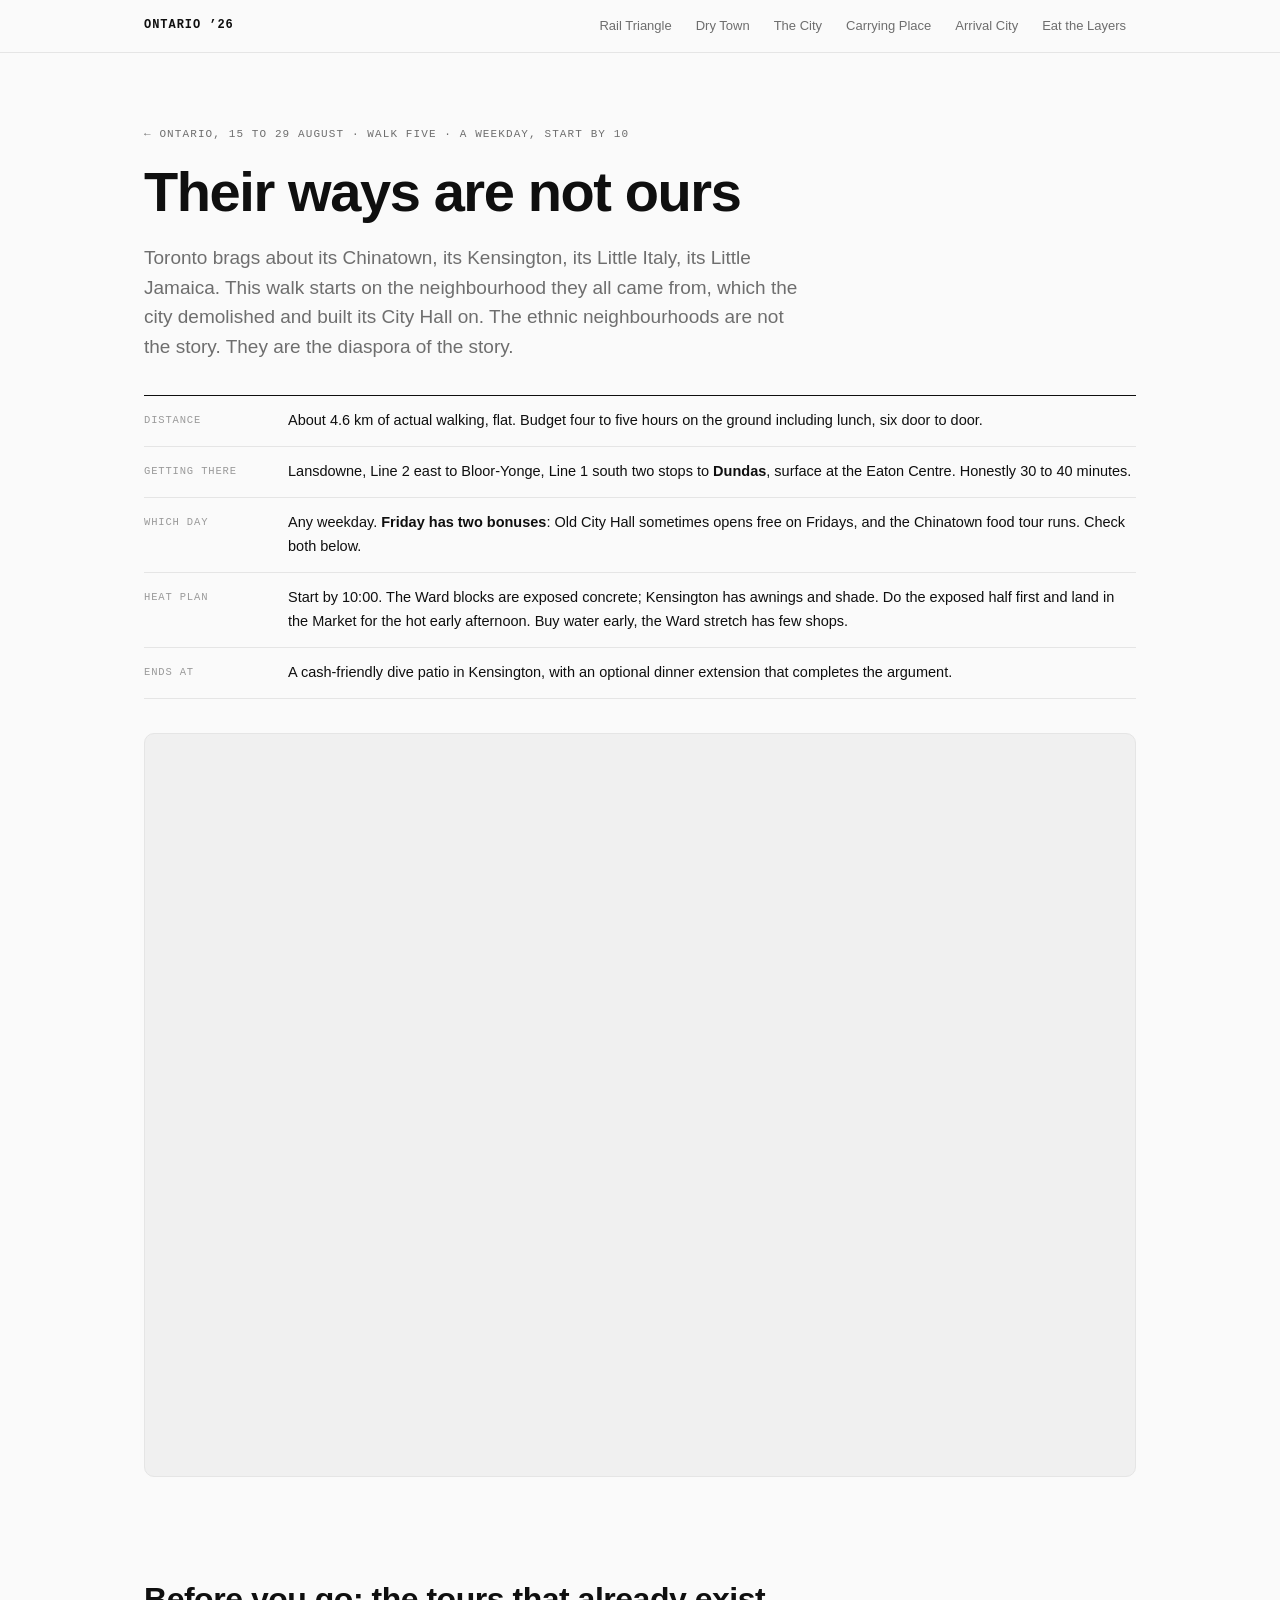
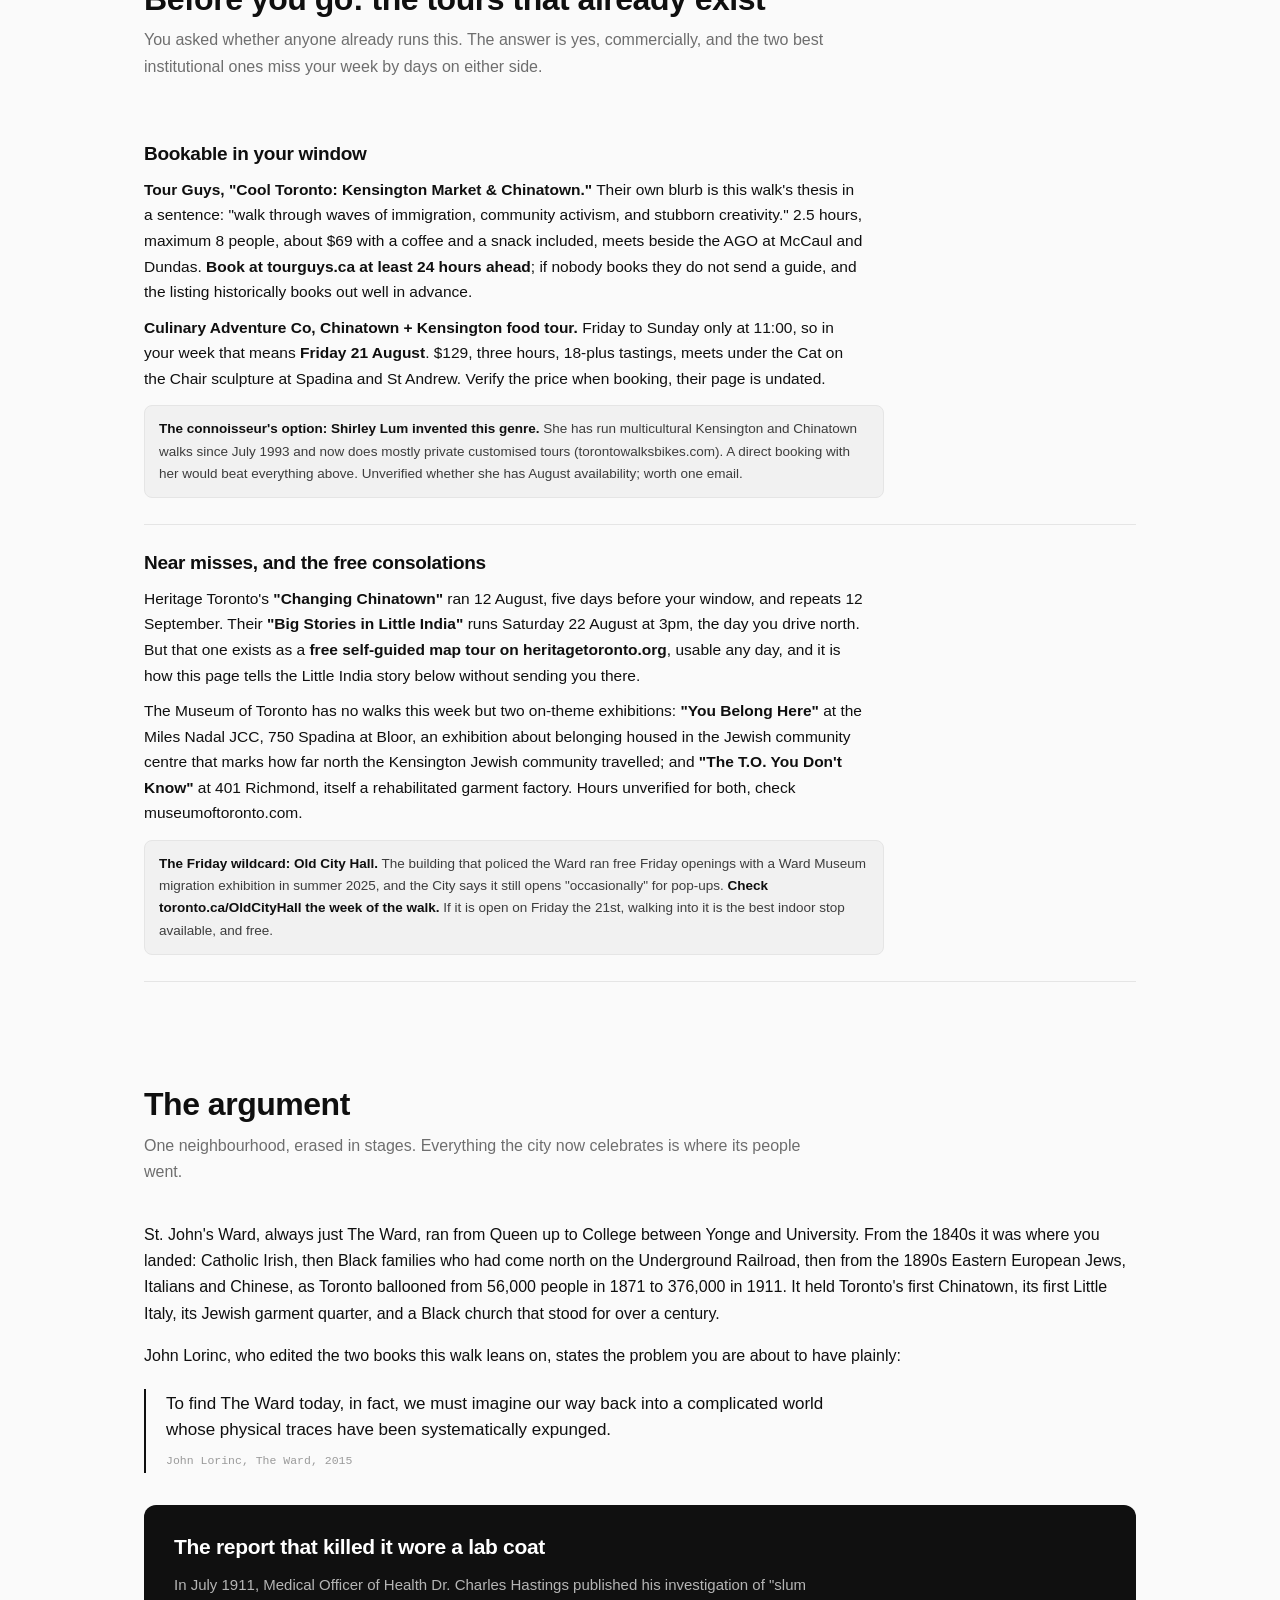
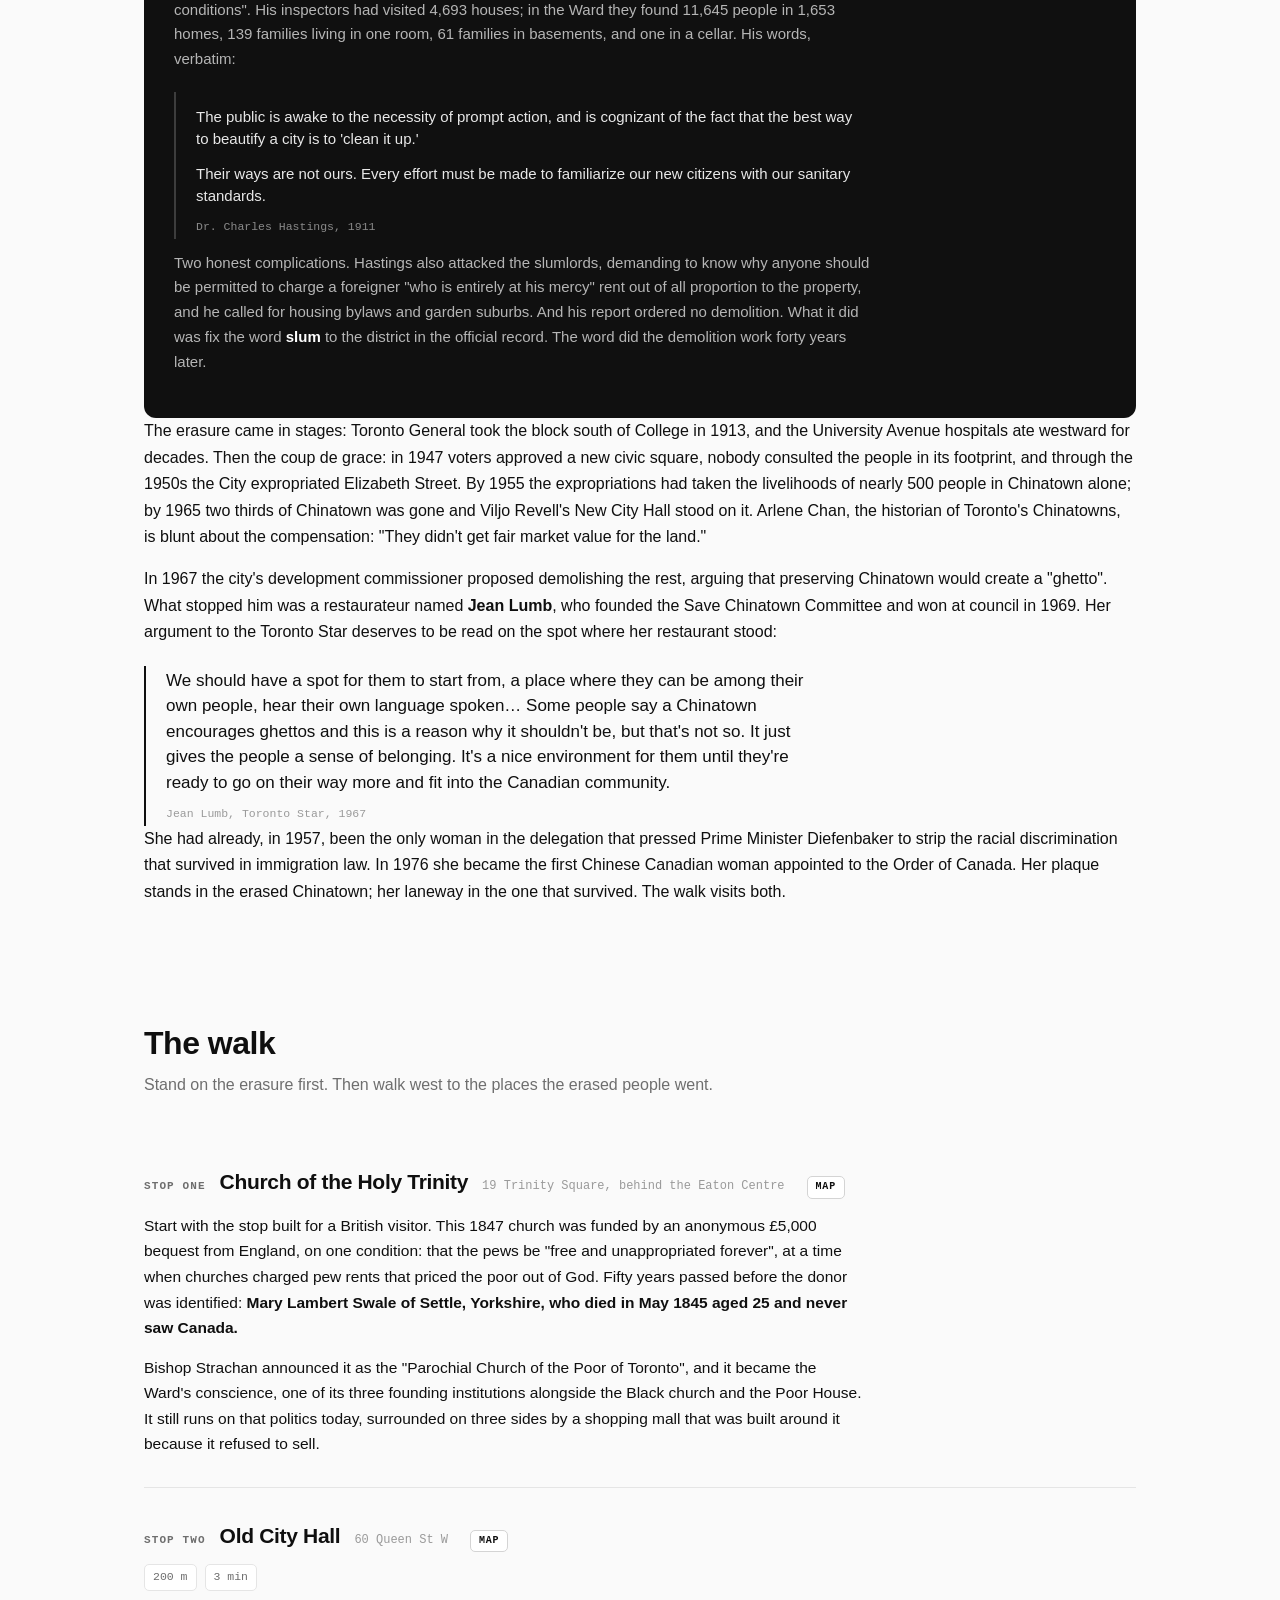
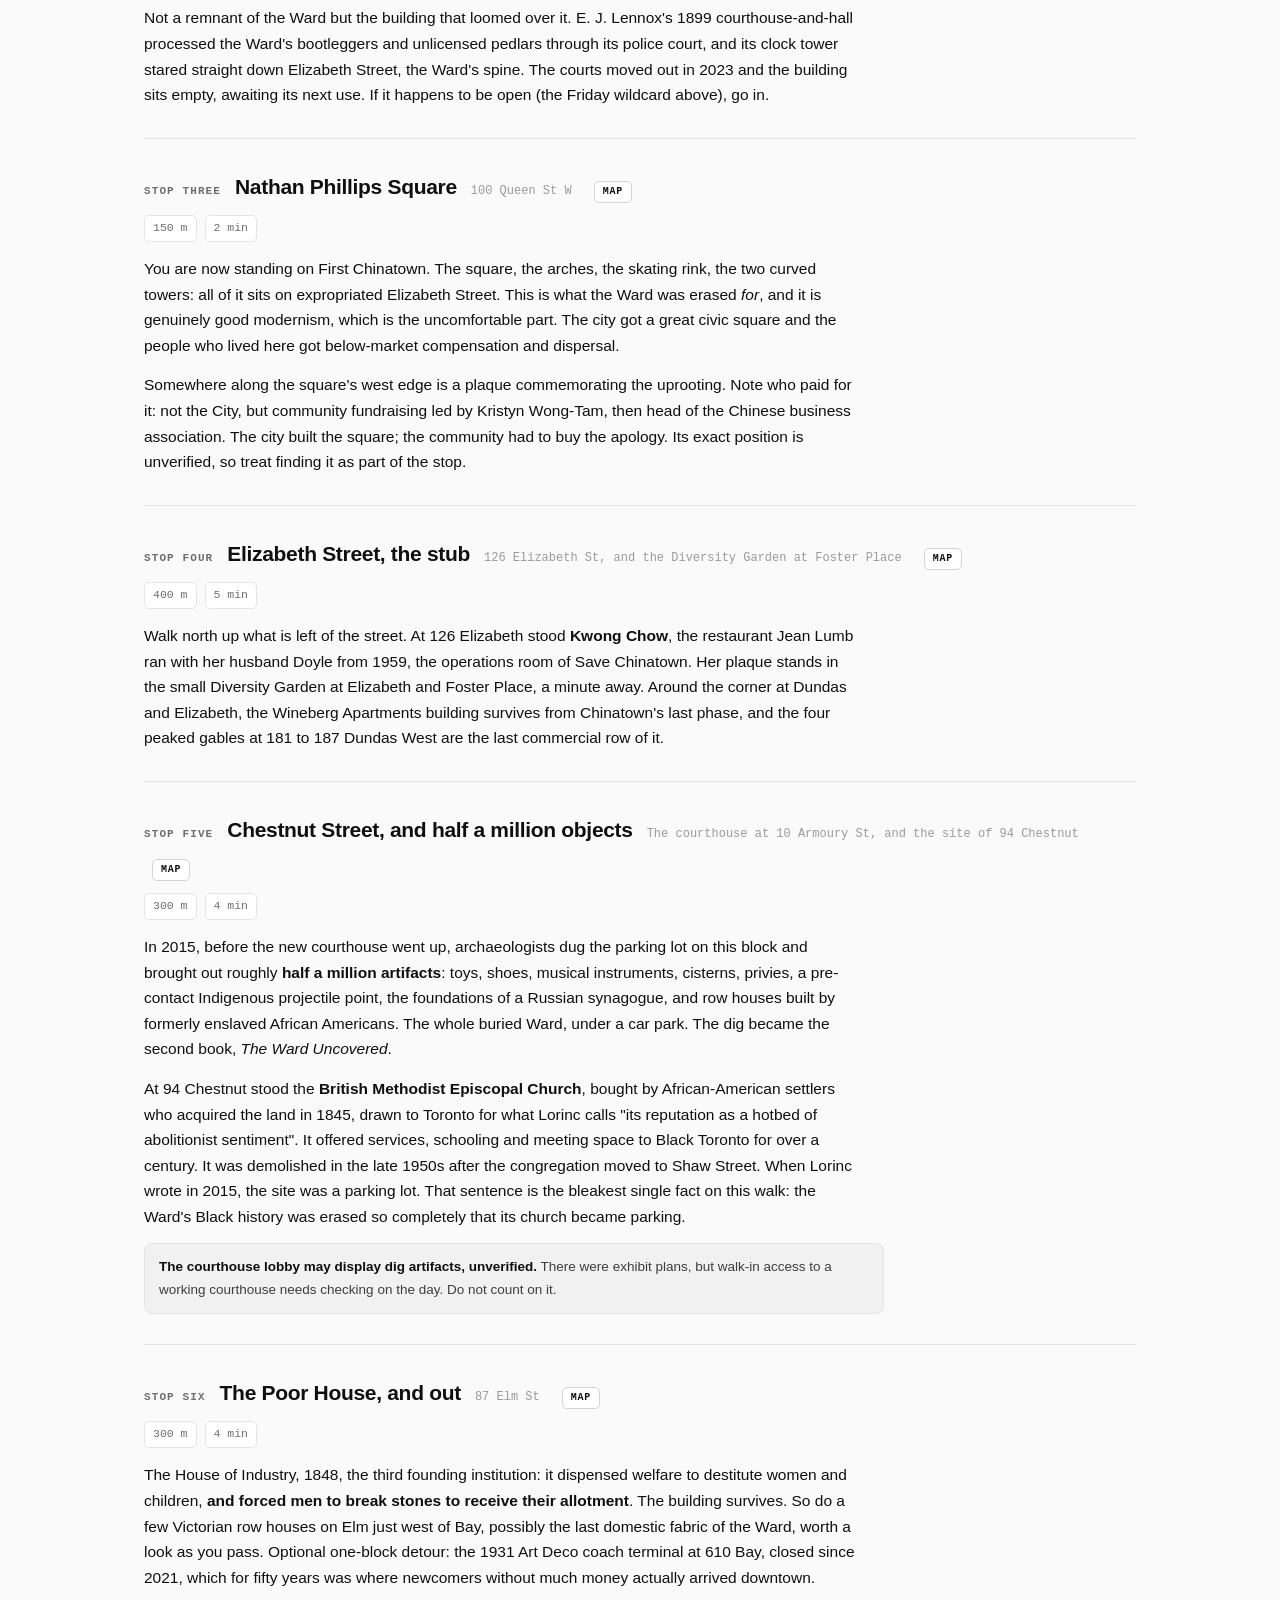
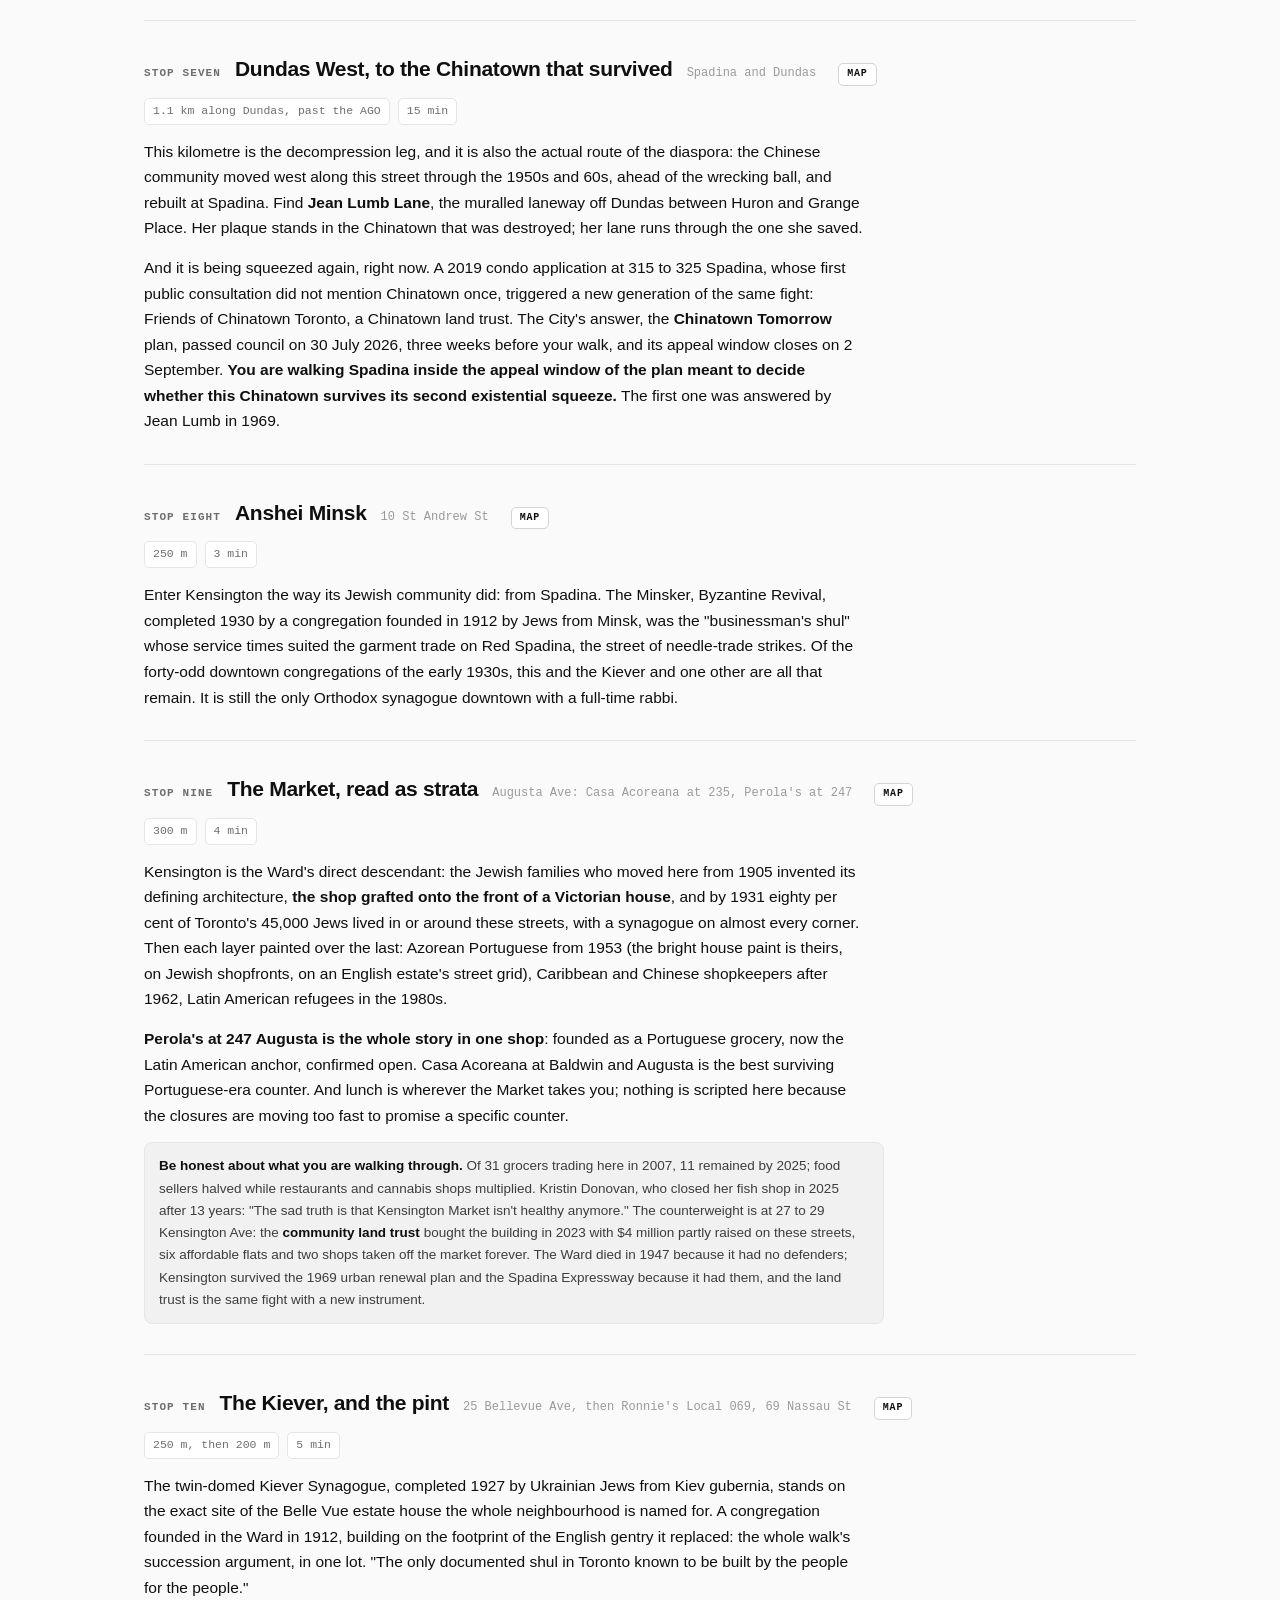
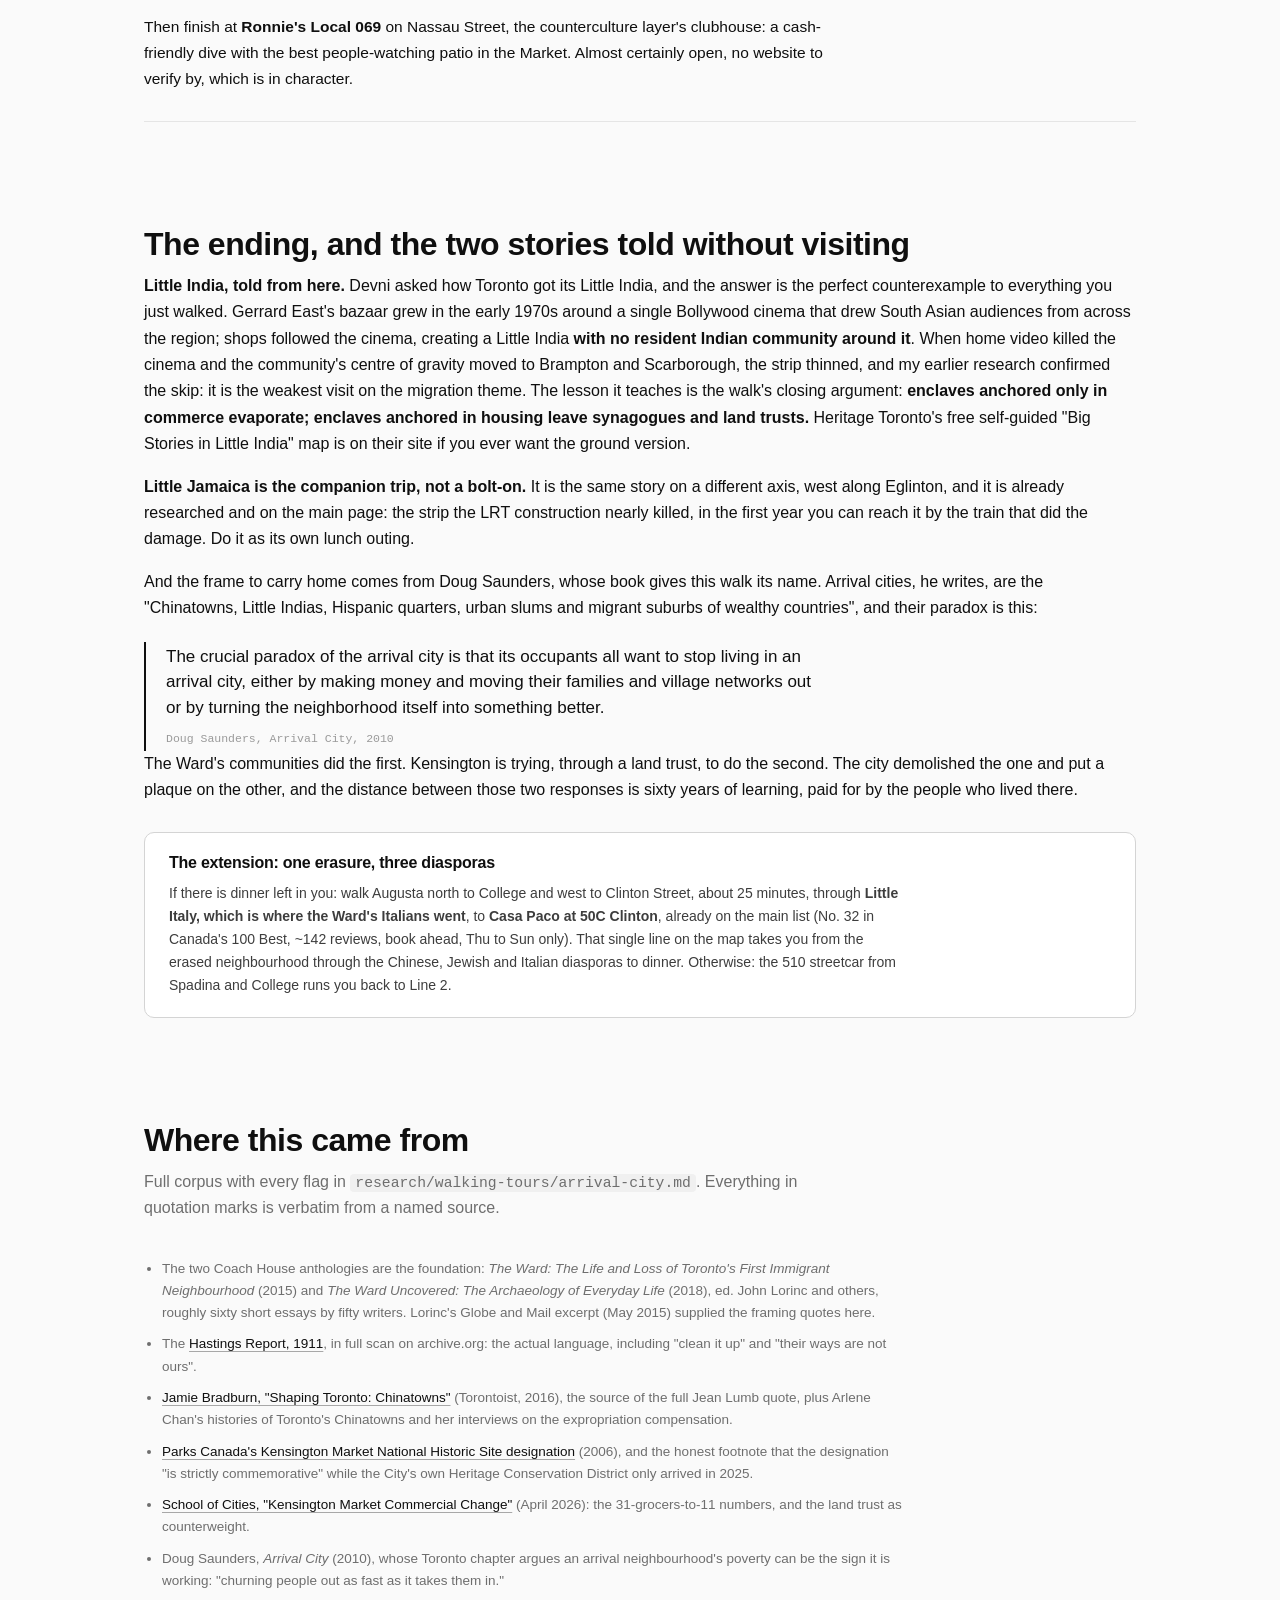
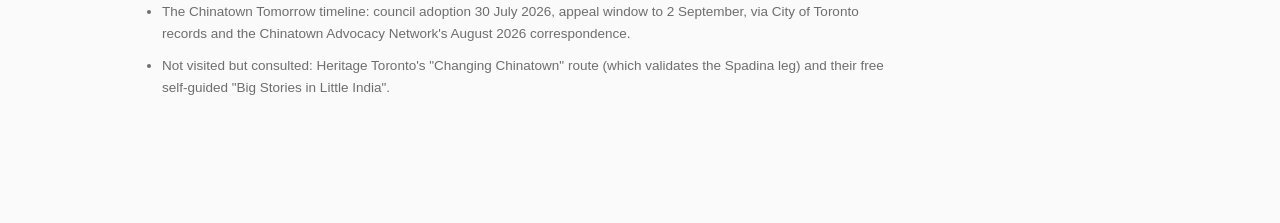
<file: walks/the-arrival-city.html>
<!doctype html>
<html lang="en">
<head>
<meta charset="utf-8" />
<meta name="robots" content="noindex, nofollow" />
<meta name="viewport" content="width=device-width, initial-scale=1" />
<title>The Arrival City: their ways are not ours</title>
<link rel="stylesheet" href="../assets/style.css">
</head>
<body id="top">
<nav class="topnav"><div class="nav-inner">
<a class="brand" href="../index.html">ONTARIO &rsquo;26</a>
<div class="nav-links">
<a href="the-rail-triangle.html">Rail Triangle</a>
<a href="the-dry-town.html">Dry Town</a>
<a href="who-is-the-city-for.html">The City</a>
<a href="the-carrying-place.html">Carrying Place</a>
<a href="the-arrival-city.html">Arrival City</a>
<a href="eat-the-layers.html">Eat the Layers</a>
</div>
</div></nav><div class="wrap">

<header>
  <div class="kicker"><a href="../index.html">&larr; Ontario, 15 to 29 August</a> &middot; Walk five &middot; A weekday, start by 10</div>
  <h1><span class="roman">Their ways</span> are not ours</h1>
  <p class="lede">Toronto brags about its Chinatown, its Kensington, its Little Italy, its Little Jamaica. This walk starts on the neighbourhood they all came from, which the city demolished and built its City Hall on. The ethnic neighbourhoods are not the story. They are the diaspora of the story.</p>
</header>

<div class="facts">
  <div><div class="k">Distance</div><div>About 4.6 km of actual walking, flat. Budget four to five hours on the ground including lunch, six door to door.</div></div>
  <div><div class="k">Getting there</div><div>Lansdowne, Line 2 east to Bloor-Yonge, Line 1 south two stops to <strong>Dundas</strong>, surface at the Eaton Centre. Honestly 30 to 40 minutes.</div></div>
  <div><div class="k">Which day</div><div>Any weekday. <strong>Friday has two bonuses</strong>: Old City Hall sometimes opens free on Fridays, and the Chinatown food tour runs. Check both below.</div></div>
  <div><div class="k">Heat plan</div><div>Start by 10:00. The Ward blocks are exposed concrete; Kensington has awnings and shade. Do the exposed half first and land in the Market for the hot early afternoon. Buy water early, the Ward stretch has few shops.</div></div>
  <div><div class="k">Ends at</div><div>A cash-friendly dive patio in Kensington, with an optional dinner extension that completes the argument.</div></div>
</div>

<div class="map">
  <iframe loading="lazy" src="https://www.openstreetmap.org/export/embed.html?bbox=-79.4110,43.6470,-79.3740,43.6620&amp;layer=mapnik&amp;marker=43.65271,-79.38384" title="Route map, the Ward to Kensington Market"></iframe>
</div>

<hr class="divider" />

<section>
  <h2>Before you go: the tours that already exist</h2>
  <p class="section-lede">You asked whether anyone already runs this. The answer is yes, commercially, and the two best institutional ones miss your week by days on either side.</p>

  <div class="entry">
    <div class="entry-head"><h3>Bookable in your window</h3></div>
    <p><strong>Tour Guys, "Cool Toronto: Kensington Market &amp; Chinatown."</strong> Their own blurb is this walk's thesis in a sentence: "walk through waves of immigration, community activism, and stubborn creativity." 2.5 hours, maximum 8 people, about $69 with a coffee and a snack included, meets beside the AGO at McCaul and Dundas. <strong>Book at tourguys.ca at least 24 hours ahead</strong>; if nobody books they do not send a guide, and the listing historically books out well in advance.</p>
    <p><strong>Culinary Adventure Co, Chinatown + Kensington food tour.</strong> Friday to Sunday only at 11:00, so in your week that means <strong>Friday 21 August</strong>. $129, three hours, 18-plus tastings, meets under the Cat on the Chair sculpture at Spadina and St Andrew. Verify the price when booking, their page is undated.</p>
    <div class="trap"><strong>The connoisseur's option: Shirley Lum invented this genre.</strong> She has run multicultural Kensington and Chinatown walks since July 1993 and now does mostly private customised tours (torontowalksbikes.com). A direct booking with her would beat everything above. Unverified whether she has August availability; worth one email.</div>
  </div>

  <div class="entry">
    <div class="entry-head"><h3>Near misses, and the free consolations</h3></div>
    <p>Heritage Toronto's <strong>"Changing Chinatown"</strong> ran 12 August, five days before your window, and repeats 12 September. Their <strong>"Big Stories in Little India"</strong> runs Saturday 22 August at 3pm, the day you drive north. But that one exists as a <strong>free self-guided map tour on heritagetoronto.org</strong>, usable any day, and it is how this page tells the Little India story below without sending you there.</p>
    <p>The Museum of Toronto has no walks this week but two on-theme exhibitions: <strong>"You Belong Here"</strong> at the Miles Nadal JCC, 750 Spadina at Bloor, an exhibition about belonging housed in the Jewish community centre that marks how far north the Kensington Jewish community travelled; and <strong>"The T.O. You Don't Know"</strong> at 401 Richmond, itself a rehabilitated garment factory. Hours unverified for both, check museumoftoronto.com.</p>
    <div class="trap"><strong>The Friday wildcard: Old City Hall.</strong> The building that policed the Ward ran free Friday openings with a Ward Museum migration exhibition in summer 2025, and the City says it still opens "occasionally" for pop-ups. <strong>Check toronto.ca/OldCityHall the week of the walk.</strong> If it is open on Friday the 21st, walking into it is the best indoor stop available, and free.</div>
  </div>
</section>

<hr class="divider" />

<section>
  <h2>The argument</h2>
  <p class="section-lede">One neighbourhood, erased in stages. Everything the city now celebrates is where its people went.</p>

  <p>St. John's Ward, always just The Ward, ran from Queen up to College between Yonge and University. From the 1840s it was where you landed: Catholic Irish, then Black families who had come north on the Underground Railroad, then from the 1890s Eastern European Jews, Italians and Chinese, as Toronto ballooned from 56,000 people in 1871 to 376,000 in 1911. It held Toronto's first Chinatown, its first Little Italy, its Jewish garment quarter, and a Black church that stood for over a century.</p>

  <p>John Lorinc, who edited the two books this walk leans on, states the problem you are about to have plainly:</p>

  <blockquote>
    <p>To find The Ward today, in fact, we must imagine our way back into a complicated world whose physical traces have been systematically expunged.</p>
    <cite>John Lorinc, The Ward, 2015</cite>
  </blockquote>

  <div class="callout">
    <h3>The report that killed it wore a lab coat</h3>
    <p>In July 1911, Medical Officer of Health Dr. Charles Hastings published his investigation of "slum conditions". His inspectors had visited 4,693 houses; in the Ward they found 11,645 people in 1,653 homes, 139 families living in one room, 61 families in basements, and one in a cellar. His words, verbatim:</p>
    <blockquote>
      <p>The public is awake to the necessity of prompt action, and is cognizant of the fact that the best way to beautify a city is to 'clean it up.'</p>
      <p>Their ways are not ours. Every effort must be made to familiarize our new citizens with our sanitary standards.</p>
      <cite>Dr. Charles Hastings, 1911</cite>
    </blockquote>
    <p>Two honest complications. Hastings also attacked the slumlords, demanding to know why anyone should be permitted to charge a foreigner "who is entirely at his mercy" rent out of all proportion to the property, and he called for housing bylaws and garden suburbs. And his report ordered no demolition. What it did was fix the word <strong>slum</strong> to the district in the official record. The word did the demolition work forty years later.</p>
  </div>

  <p>The erasure came in stages: Toronto General took the block south of College in 1913, and the University Avenue hospitals ate westward for decades. Then the coup de grace: in 1947 voters approved a new civic square, nobody consulted the people in its footprint, and through the 1950s the City expropriated Elizabeth Street. By 1955 the expropriations had taken the livelihoods of nearly 500 people in Chinatown alone; by 1965 two thirds of Chinatown was gone and Viljo Revell's New City Hall stood on it. Arlene Chan, the historian of Toronto's Chinatowns, is blunt about the compensation: "They didn't get fair market value for the land."</p>

  <p>In 1967 the city's development commissioner proposed demolishing the rest, arguing that preserving Chinatown would create a "ghetto". What stopped him was a restaurateur named <strong>Jean Lumb</strong>, who founded the Save Chinatown Committee and won at council in 1969. Her argument to the Toronto Star deserves to be read on the spot where her restaurant stood:</p>

  <blockquote>
    <p>We should have a spot for them to start from, a place where they can be among their own people, hear their own language spoken&hellip; Some people say a Chinatown encourages ghettos and this is a reason why it shouldn't be, but that's not so. It just gives the people a sense of belonging. It's a nice environment for them until they're ready to go on their way more and fit into the Canadian community.</p>
    <cite>Jean Lumb, Toronto Star, 1967</cite>
  </blockquote>

  <p>She had already, in 1957, been the only woman in the delegation that pressed Prime Minister Diefenbaker to strip the racial discrimination that survived in immigration law. In 1976 she became the first Chinese Canadian woman appointed to the Order of Canada. Her plaque stands in the erased Chinatown; her laneway in the one that survived. The walk visits both.</p>
</section>

<hr class="divider" />

<section>
  <h2>The walk</h2>
  <p class="section-lede">Stand on the erasure first. Then walk west to the places the erased people went.</p>

  <div class="stop">
    <div class="stop-head"><span class="num">Stop one</span><h3>Church of the Holy Trinity</h3><span class="addr">19 Trinity Square, behind the Eaton Centre</span><a class="maplink" href="https://www.google.com/maps/search/?api=1&query=43.65441%2C-79.38196" target="_blank" rel="noopener">Map</a></div>
    <p>Start with the stop built for a British visitor. This 1847 church was funded by an anonymous £5,000 bequest from England, on one condition: that the pews be "free and unappropriated forever", at a time when churches charged pew rents that priced the poor out of God. Fifty years passed before the donor was identified: <strong>Mary Lambert Swale of Settle, Yorkshire, who died in May 1845 aged 25 and never saw Canada.</strong></p>
    <p>Bishop Strachan announced it as the "Parochial Church of the Poor of Toronto", and it became the Ward's conscience, one of its three founding institutions alongside the Black church and the Poor House. It still runs on that politics today, surrounded on three sides by a shopping mall that was built around it because it refused to sell.</p>
  </div>

  <div class="stop">
    <div class="stop-head"><span class="num">Stop two</span><h3>Old City Hall</h3><span class="addr">60 Queen St W</span><a class="maplink" href="https://www.google.com/maps/search/?api=1&query=43.65265%2C-79.38214" target="_blank" rel="noopener">Map</a></div>
    <div class="leg"><span>200 m</span><span>3 min</span></div>
    <p>Not a remnant of the Ward but the building that loomed over it. E. J. Lennox's 1899 courthouse-and-hall processed the Ward's bootleggers and unlicensed pedlars through its police court, and its clock tower stared straight down Elizabeth Street, the Ward's spine. The courts moved out in 2023 and the building sits empty, awaiting its next use. If it happens to be open (the Friday wildcard above), go in.</p>
  </div>

  <div class="stop">
    <div class="stop-head"><span class="num">Stop three</span><h3>Nathan Phillips Square</h3><span class="addr">100 Queen St W</span><a class="maplink" href="https://www.google.com/maps/search/?api=1&query=43.65271%2C-79.38384" target="_blank" rel="noopener">Map</a></div>
    <div class="leg"><span>150 m</span><span>2 min</span></div>
    <p>You are now standing on First Chinatown. The square, the arches, the skating rink, the two curved towers: all of it sits on expropriated Elizabeth Street. This is what the Ward was erased <em>for</em>, and it is genuinely good modernism, which is the uncomfortable part. The city got a great civic square and the people who lived here got below-market compensation and dispersal.</p>
    <p>Somewhere along the square's west edge is a plaque commemorating the uprooting. Note who paid for it: not the City, but community fundraising led by Kristyn Wong-Tam, then head of the Chinese business association. The city built the square; the community had to buy the apology. Its exact position is unverified, so treat finding it as part of the stop.</p>
  </div>

  <div class="stop">
    <div class="stop-head"><span class="num">Stop four</span><h3>Elizabeth Street, the stub</h3><span class="addr">126 Elizabeth St, and the Diversity Garden at Foster Place</span><a class="maplink" href="https://www.google.com/maps/search/?api=1&query=43.65538%2C-79.38533" target="_blank" rel="noopener">Map</a></div>
    <div class="leg"><span>400 m</span><span>5 min</span></div>
    <p>Walk north up what is left of the street. At 126 Elizabeth stood <strong>Kwong Chow</strong>, the restaurant Jean Lumb ran with her husband Doyle from 1959, the operations room of Save Chinatown. Her plaque stands in the small Diversity Garden at Elizabeth and Foster Place, a minute away. Around the corner at Dundas and Elizabeth, the Wineberg Apartments building survives from Chinatown's last phase, and the four peaked gables at 181 to 187 Dundas West are the last commercial row of it.</p>
  </div>

  <div class="stop">
    <div class="stop-head"><span class="num">Stop five</span><h3>Chestnut Street, and half a million objects</h3><span class="addr">The courthouse at 10 Armoury St, and the site of 94 Chestnut</span><a class="maplink" href="https://www.google.com/maps/search/?api=1&query=43.65403%2C-79.38615" target="_blank" rel="noopener">Map</a></div>
    <div class="leg"><span>300 m</span><span>4 min</span></div>
    <p>In 2015, before the new courthouse went up, archaeologists dug the parking lot on this block and brought out roughly <strong>half a million artifacts</strong>: toys, shoes, musical instruments, cisterns, privies, a pre-contact Indigenous projectile point, the foundations of a Russian synagogue, and row houses built by formerly enslaved African Americans. The whole buried Ward, under a car park. The dig became the second book, <em>The Ward Uncovered</em>.</p>
    <p>At 94 Chestnut stood the <strong>British Methodist Episcopal Church</strong>, bought by African-American settlers who acquired the land in 1845, drawn to Toronto for what Lorinc calls "its reputation as a hotbed of abolitionist sentiment". It offered services, schooling and meeting space to Black Toronto for over a century. It was demolished in the late 1950s after the congregation moved to Shaw Street. When Lorinc wrote in 2015, the site was a parking lot. That sentence is the bleakest single fact on this walk: the Ward's Black history was erased so completely that its church became parking.</p>
    <div class="trap"><strong>The courthouse lobby may display dig artifacts, unverified.</strong> There were exhibit plans, but walk-in access to a working courthouse needs checking on the day. Do not count on it.</div>
  </div>

  <div class="stop">
    <div class="stop-head"><span class="num">Stop six</span><h3>The Poor House, and out</h3><span class="addr">87 Elm St</span><a class="maplink" href="https://www.google.com/maps/search/?api=1&query=43.65669%2C-79.38618" target="_blank" rel="noopener">Map</a></div>
    <div class="leg"><span>300 m</span><span>4 min</span></div>
    <p>The House of Industry, 1848, the third founding institution: it dispensed welfare to destitute women and children, <strong>and forced men to break stones to receive their allotment</strong>. The building survives. So do a few Victorian row houses on Elm just west of Bay, possibly the last domestic fabric of the Ward, worth a look as you pass. Optional one-block detour: the 1931 Art Deco coach terminal at 610 Bay, closed since 2021, which for fifty years was where newcomers without much money actually arrived downtown.</p>
  </div>

  <div class="stop">
    <div class="stop-head"><span class="num">Stop seven</span><h3>Dundas West, to the Chinatown that survived</h3><span class="addr">Spadina and Dundas</span><a class="maplink" href="https://www.google.com/maps/search/?api=1&query=43.65290%2C-79.39810" target="_blank" rel="noopener">Map</a></div>
    <div class="leg"><span>1.1 km along Dundas, past the AGO</span><span>15 min</span></div>
    <p>This kilometre is the decompression leg, and it is also the actual route of the diaspora: the Chinese community moved west along this street through the 1950s and 60s, ahead of the wrecking ball, and rebuilt at Spadina. Find <strong>Jean Lumb Lane</strong>, the muralled laneway off Dundas between Huron and Grange Place. Her plaque stands in the Chinatown that was destroyed; her lane runs through the one she saved.</p>
    <p>And it is being squeezed again, right now. A 2019 condo application at 315 to 325 Spadina, whose first public consultation did not mention Chinatown once, triggered a new generation of the same fight: Friends of Chinatown Toronto, a Chinatown land trust. The City's answer, the <strong>Chinatown Tomorrow</strong> plan, passed council on 30 July 2026, three weeks before your walk, and its appeal window closes on 2 September. <strong>You are walking Spadina inside the appeal window of the plan meant to decide whether this Chinatown survives its second existential squeeze.</strong> The first one was answered by Jean Lumb in 1969.</p>
  </div>

  <div class="stop">
    <div class="stop-head"><span class="num">Stop eight</span><h3>Anshei Minsk</h3><span class="addr">10 St Andrew St</span><a class="maplink" href="https://www.google.com/maps/search/?api=1&query=43.65445%2C-79.39951" target="_blank" rel="noopener">Map</a></div>
    <div class="leg"><span>250 m</span><span>3 min</span></div>
    <p>Enter Kensington the way its Jewish community did: from Spadina. The Minsker, Byzantine Revival, completed 1930 by a congregation founded in 1912 by Jews from Minsk, was the "businessman's shul" whose service times suited the garment trade on Red Spadina, the street of needle-trade strikes. Of the forty-odd downtown congregations of the early 1930s, this and the Kiever and one other are all that remain. It is still the only Orthodox synagogue downtown with a full-time rabbi.</p>
  </div>

  <div class="stop">
    <div class="stop-head"><span class="num">Stop nine</span><h3>The Market, read as strata</h3><span class="addr">Augusta Ave: Casa Acoreana at 235, Perola's at 247</span><a class="maplink" href="https://www.google.com/maps/search/?api=1&query=43.65466%2C-79.40190" target="_blank" rel="noopener">Map</a></div>
    <div class="leg"><span>300 m</span><span>4 min</span></div>
    <p>Kensington is the Ward's direct descendant: the Jewish families who moved here from 1905 invented its defining architecture, <strong>the shop grafted onto the front of a Victorian house</strong>, and by 1931 eighty per cent of Toronto's 45,000 Jews lived in or around these streets, with a synagogue on almost every corner. Then each layer painted over the last: Azorean Portuguese from 1953 (the bright house paint is theirs, on Jewish shopfronts, on an English estate's street grid), Caribbean and Chinese shopkeepers after 1962, Latin American refugees in the 1980s.</p>
    <p><strong>Perola's at 247 Augusta is the whole story in one shop</strong>: founded as a Portuguese grocery, now the Latin American anchor, confirmed open. Casa Acoreana at Baldwin and Augusta is the best surviving Portuguese-era counter. And lunch is wherever the Market takes you; nothing is scripted here because the closures are moving too fast to promise a specific counter.</p>
    <div class="trap"><strong>Be honest about what you are walking through.</strong> Of 31 grocers trading here in 2007, 11 remained by 2025; food sellers halved while restaurants and cannabis shops multiplied. Kristin Donovan, who closed her fish shop in 2025 after 13 years: "The sad truth is that Kensington Market isn't healthy anymore." The counterweight is at 27 to 29 Kensington Ave: the <strong>community land trust</strong> bought the building in 2023 with $4 million partly raised on these streets, six affordable flats and two shops taken off the market forever. The Ward died in 1947 because it had no defenders; Kensington survived the 1969 urban renewal plan and the Spadina Expressway because it had them, and the land trust is the same fight with a new instrument.</div>
  </div>

  <div class="stop">
    <div class="stop-head"><span class="num">Stop ten</span><h3>The Kiever, and the pint</h3><span class="addr">25 Bellevue Ave, then Ronnie's Local 069, 69 Nassau St</span><a class="maplink" href="https://www.google.com/maps/search/?api=1&query=43.65367%2C-79.40301" target="_blank" rel="noopener">Map</a></div>
    <div class="leg"><span>250 m, then 200 m</span><span>5 min</span></div>
    <p>The twin-domed Kiever Synagogue, completed 1927 by Ukrainian Jews from Kiev gubernia, stands on the exact site of the Belle Vue estate house the whole neighbourhood is named for. A congregation founded in the Ward in 1912, building on the footprint of the English gentry it replaced: the whole walk's succession argument, in one lot. "The only documented shul in Toronto known to be built by the people for the people."</p>
    <p>Then finish at <strong>Ronnie's Local 069</strong> on Nassau Street, the counterculture layer's clubhouse: a cash-friendly dive with the best people-watching patio in the Market. Almost certainly open, no website to verify by, which is in character.</p>
  </div>
</section>

<hr class="divider" />

<section>
  <h2>The ending, and the two stories told without visiting</h2>

  <p><strong>Little India, told from here.</strong> Devni asked how Toronto got its Little India, and the answer is the perfect counterexample to everything you just walked. Gerrard East's bazaar grew in the early 1970s around a single Bollywood cinema that drew South Asian audiences from across the region; shops followed the cinema, creating a Little India <strong>with no resident Indian community around it</strong>. When home video killed the cinema and the community's centre of gravity moved to Brampton and Scarborough, the strip thinned, and my earlier research confirmed the skip: it is the weakest visit on the migration theme. The lesson it teaches is the walk's closing argument: <strong>enclaves anchored only in commerce evaporate; enclaves anchored in housing leave synagogues and land trusts.</strong> Heritage Toronto's free self-guided "Big Stories in Little India" map is on their site if you ever want the ground version.</p>

  <p><strong>Little Jamaica is the companion trip, not a bolt-on.</strong> It is the same story on a different axis, west along Eglinton, and it is already researched and on the main page: the strip the LRT construction nearly killed, in the first year you can reach it by the train that did the damage. Do it as its own lunch outing.</p>

  <p>And the frame to carry home comes from Doug Saunders, whose book gives this walk its name. Arrival cities, he writes, are the "Chinatowns, Little Indias, Hispanic quarters, urban slums and migrant suburbs of wealthy countries", and their paradox is this:</p>

  <blockquote>
    <p>The crucial paradox of the arrival city is that its occupants all want to stop living in an arrival city, either by making money and moving their families and village networks out or by turning the neighborhood itself into something better.</p>
    <cite>Doug Saunders, Arrival City, 2010</cite>
  </blockquote>

  <p>The Ward's communities did the first. Kensington is trying, through a land trust, to do the second. The city demolished the one and put a plaque on the other, and the distance between those two responses is sixty years of learning, paid for by the people who lived there.</p>

  <div class="warnbox">
    <h3>The extension: one erasure, three diasporas</h3>
    <p>If there is dinner left in you: walk Augusta north to College and west to Clinton Street, about 25 minutes, through <strong>Little Italy, which is where the Ward's Italians went</strong>, to <strong>Casa Paco at 50C Clinton</strong>, already on the main list (No. 32 in Canada's 100 Best, ~142 reviews, book ahead, Thu to Sun only). That single line on the map takes you from the erased neighbourhood through the Chinese, Jewish and Italian diasporas to dinner. Otherwise: the 510 streetcar from Spadina and College runs you back to Line 2.</p>
  </div>
</section>

<hr class="divider" />

<section>
  <h2>Where this came from</h2>
  <p class="section-lede">Full corpus with every flag in <code>research/walking-tours/arrival-city.md</code>. Everything in quotation marks is verbatim from a named source.</p>
  <ul class="sources">
    <li>The two Coach House anthologies are the foundation: <em>The Ward: The Life and Loss of Toronto's First Immigrant Neighbourhood</em> (2015) and <em>The Ward Uncovered: The Archaeology of Everyday Life</em> (2018), ed. John Lorinc and others, roughly sixty short essays by fifty writers. Lorinc's Globe and Mail excerpt (May 2015) supplied the framing quotes here.</li>
    <li>The <a href="https://archive.org/details/slumconditionsin00hast">Hastings Report, 1911</a>, in full scan on archive.org: the actual language, including "clean it up" and "their ways are not ours".</li>
    <li><a href="https://jamiebradburnwriting.wordpress.com/">Jamie Bradburn, "Shaping Toronto: Chinatowns"</a> (Torontoist, 2016), the source of the full Jean Lumb quote, plus Arlene Chan's histories of Toronto's Chinatowns and her interviews on the expropriation compensation.</li>
    <li><a href="https://www.pc.gc.ca/apps/dfhd/page_nhs_eng.aspx?id=11570">Parks Canada's Kensington Market National Historic Site designation</a> (2006), and the honest footnote that the designation "is strictly commemorative" while the City's own Heritage Conservation District only arrived in 2025.</li>
    <li><a href="https://schoolofcities.github.io/kensington-market/commercial-change">School of Cities, "Kensington Market Commercial Change"</a> (April 2026): the 31-grocers-to-11 numbers, and the land trust as counterweight.</li>
    <li>Doug Saunders, <em>Arrival City</em> (2010), whose Toronto chapter argues an arrival neighbourhood's poverty can be the sign it is working: "churning people out as fast as it takes them in."</li>
    <li>The Chinatown Tomorrow timeline: council adoption 30 July 2026, appeal window to 2 September, via City of Toronto records and the Chinatown Advocacy Network's August 2026 correspondence.</li>
    <li>Not visited but consulted: Heritage Toronto's "Changing Chinatown" route (which validates the Spadina leg) and their free self-guided "Big Stories in Little India".</li>
  </ul>
</section>

</div>
</body>
</html>
</file>
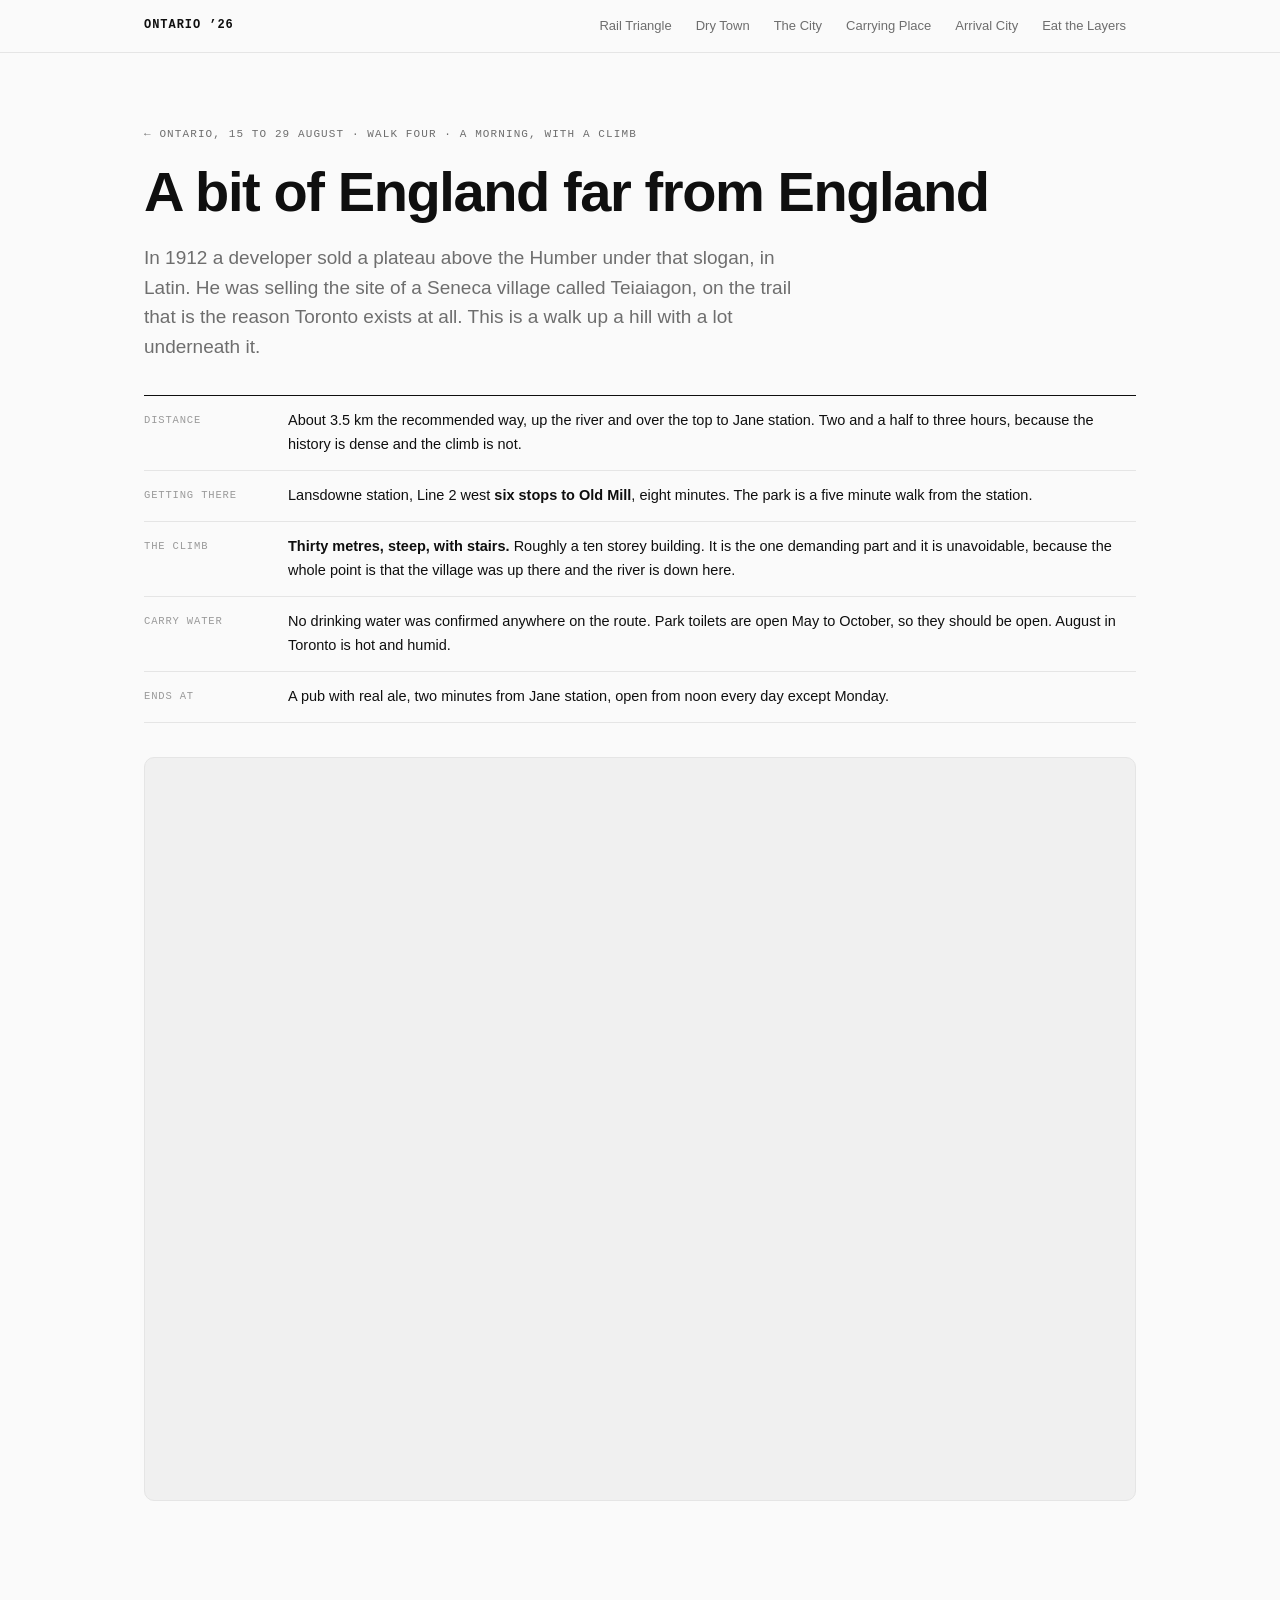
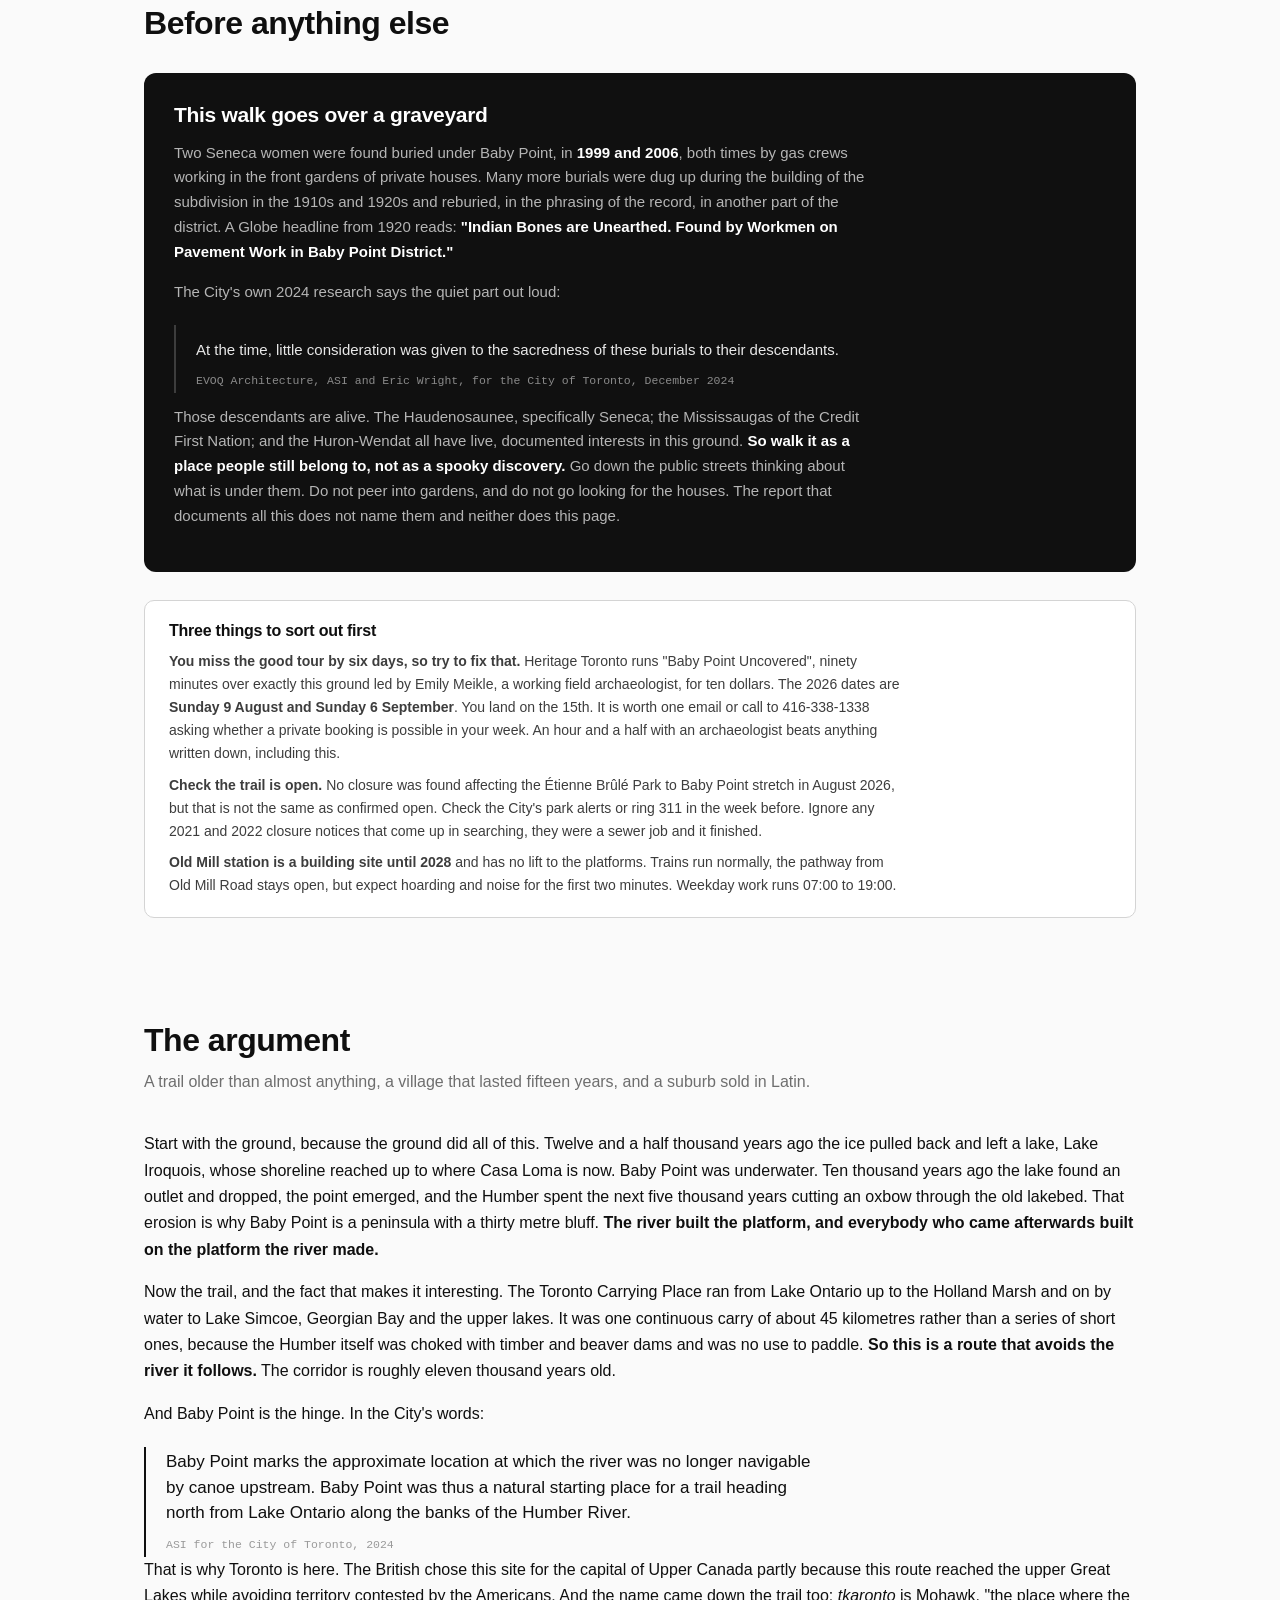
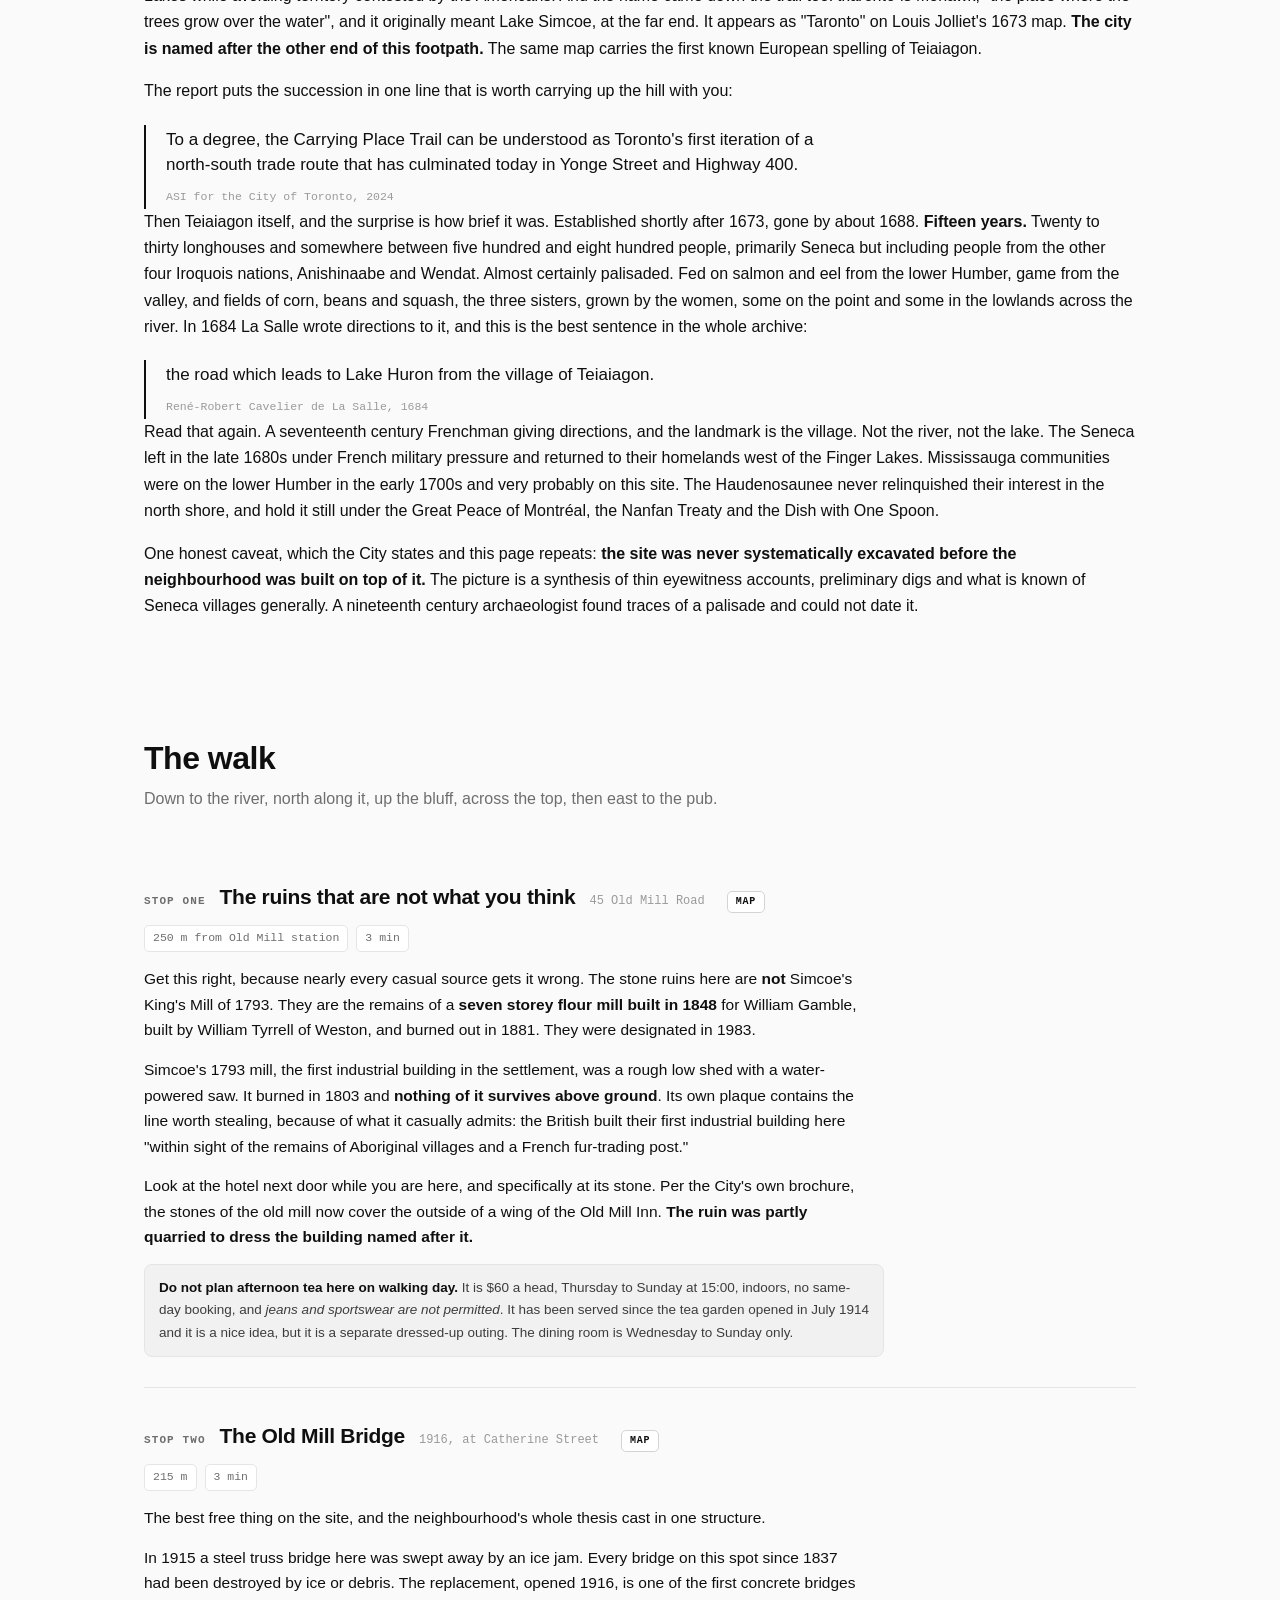
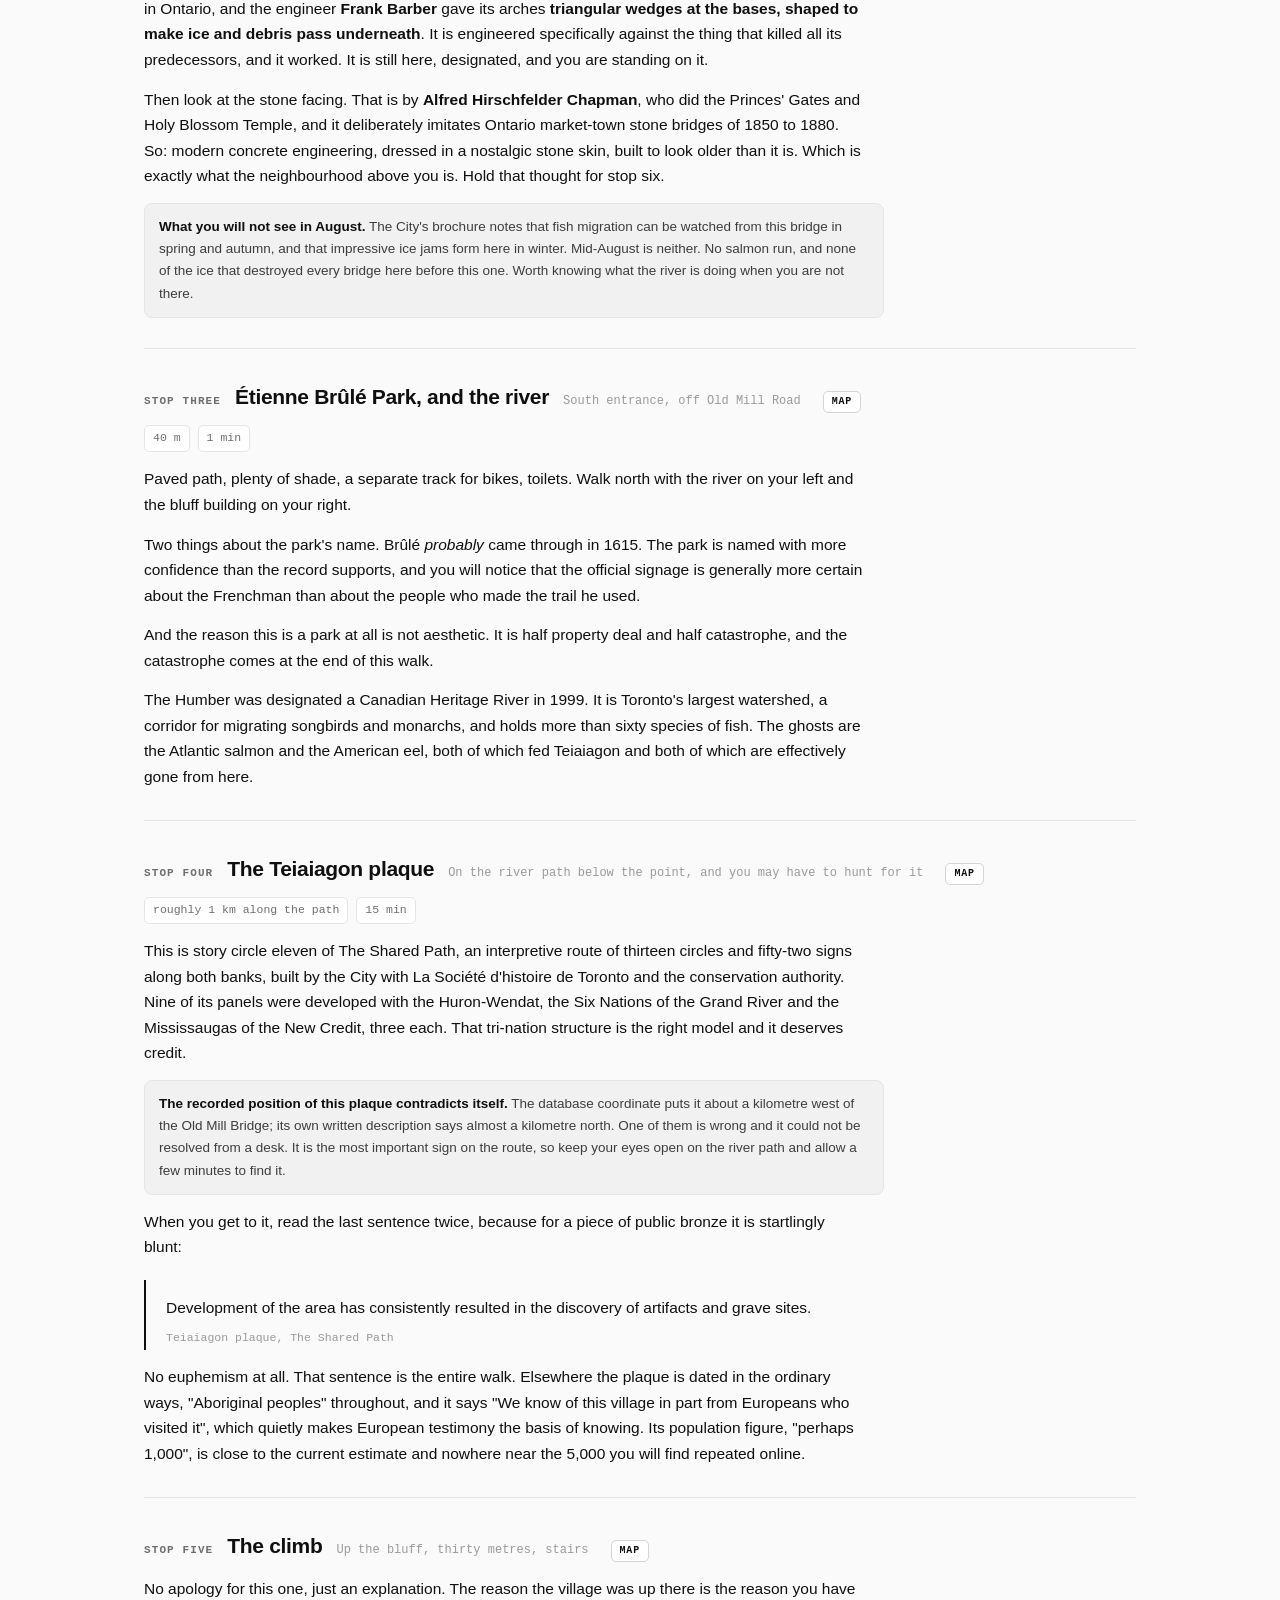
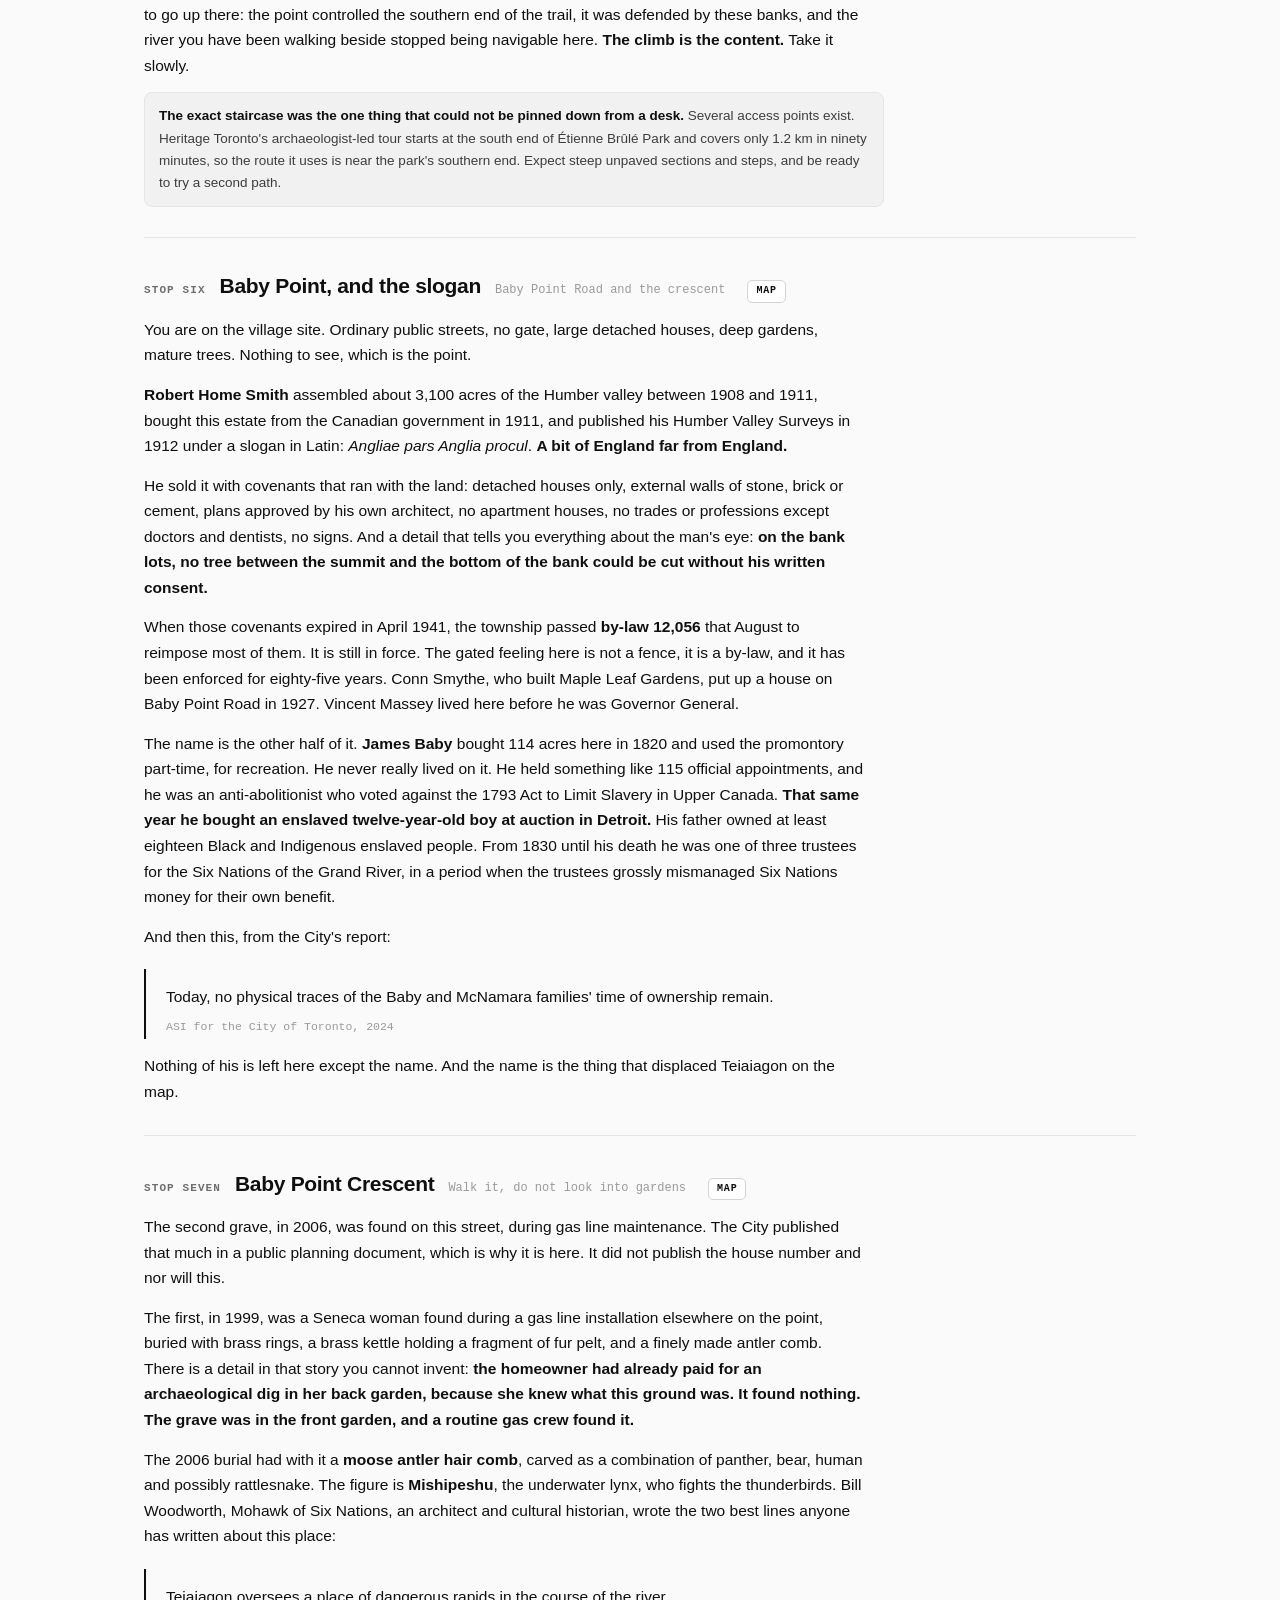
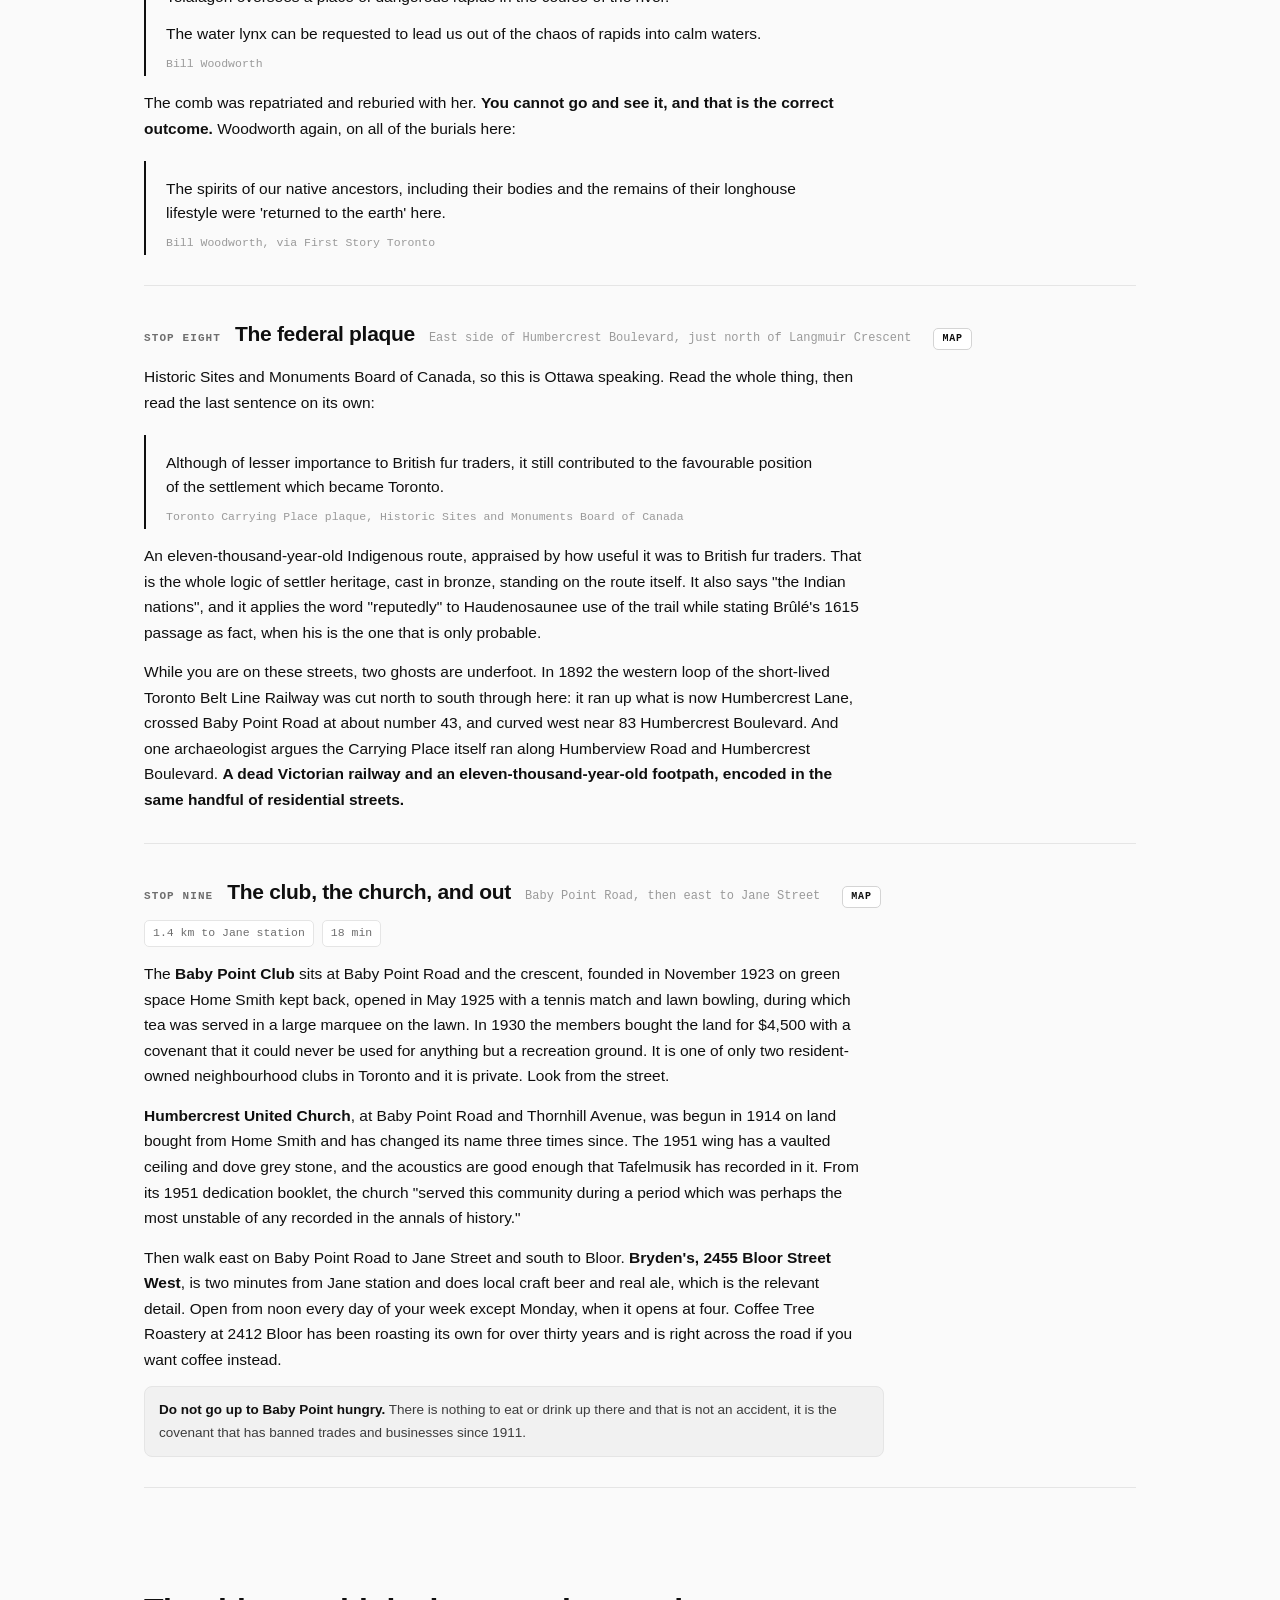
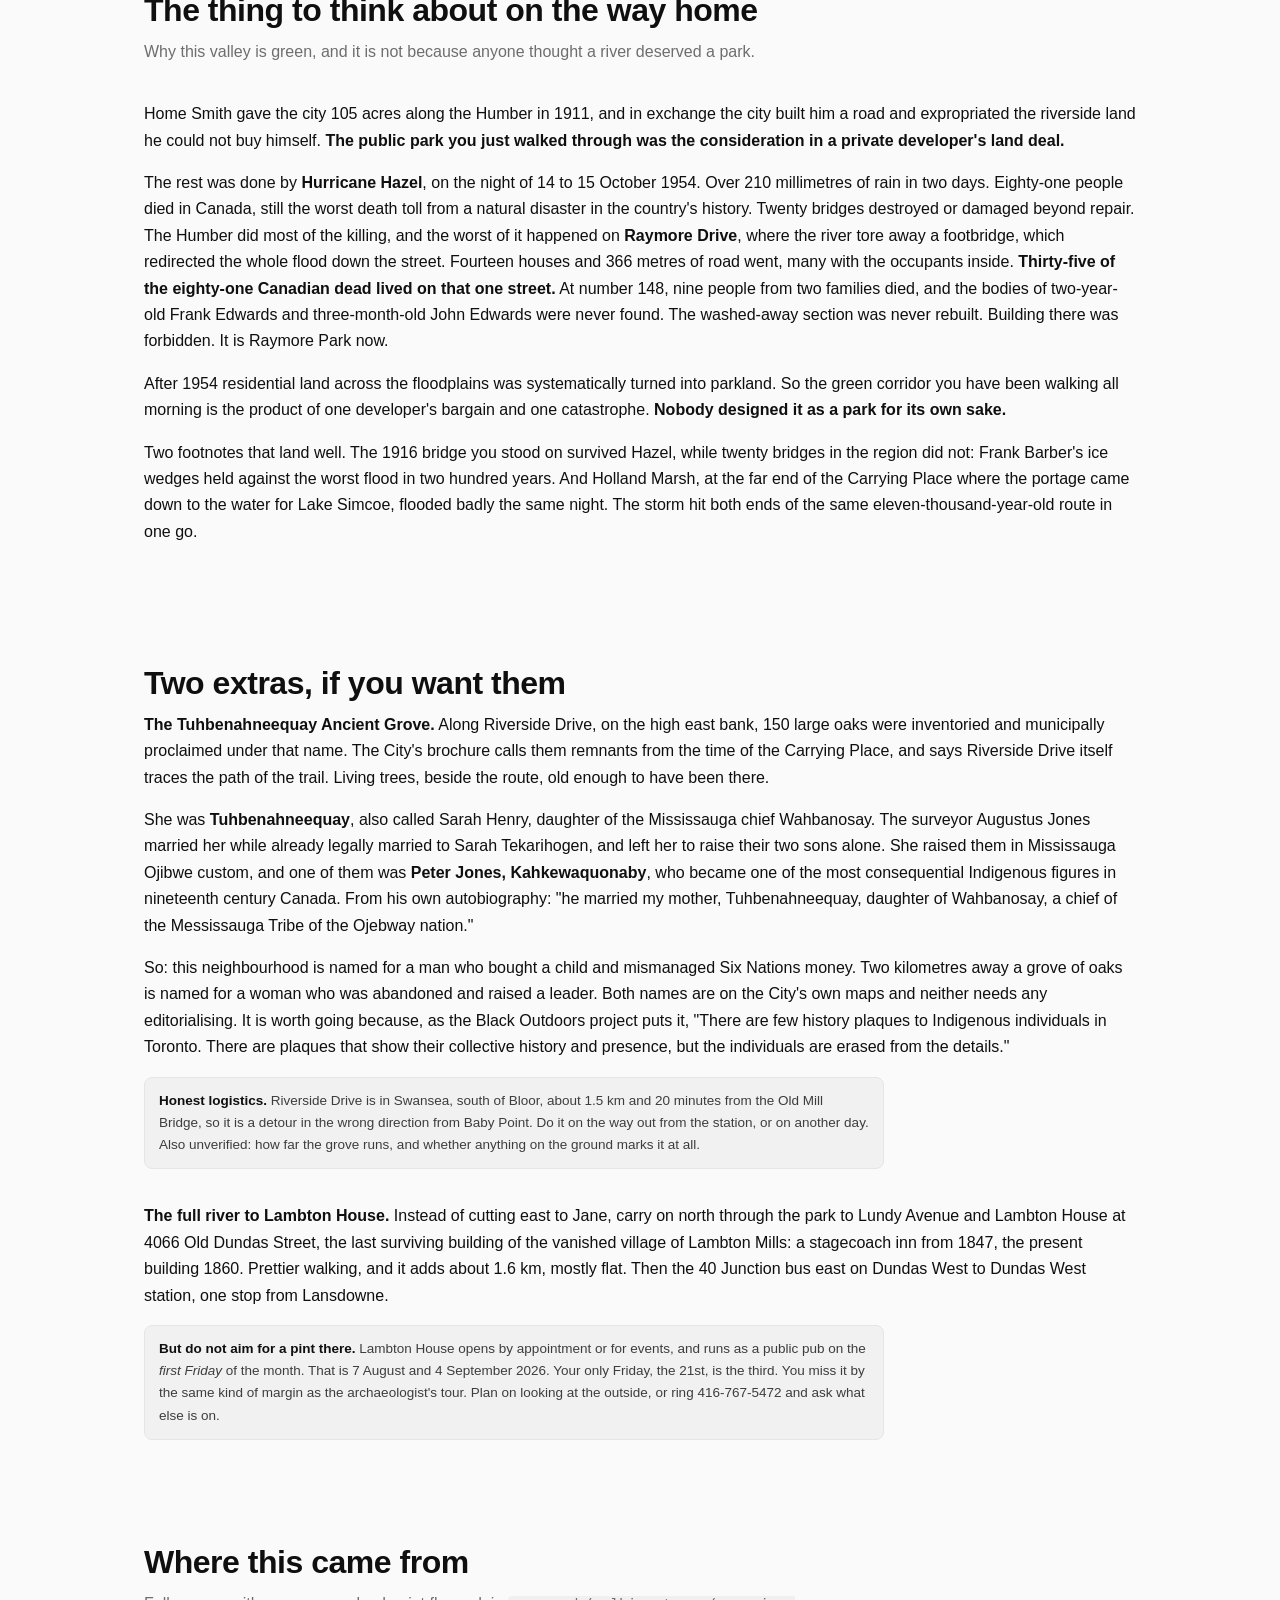
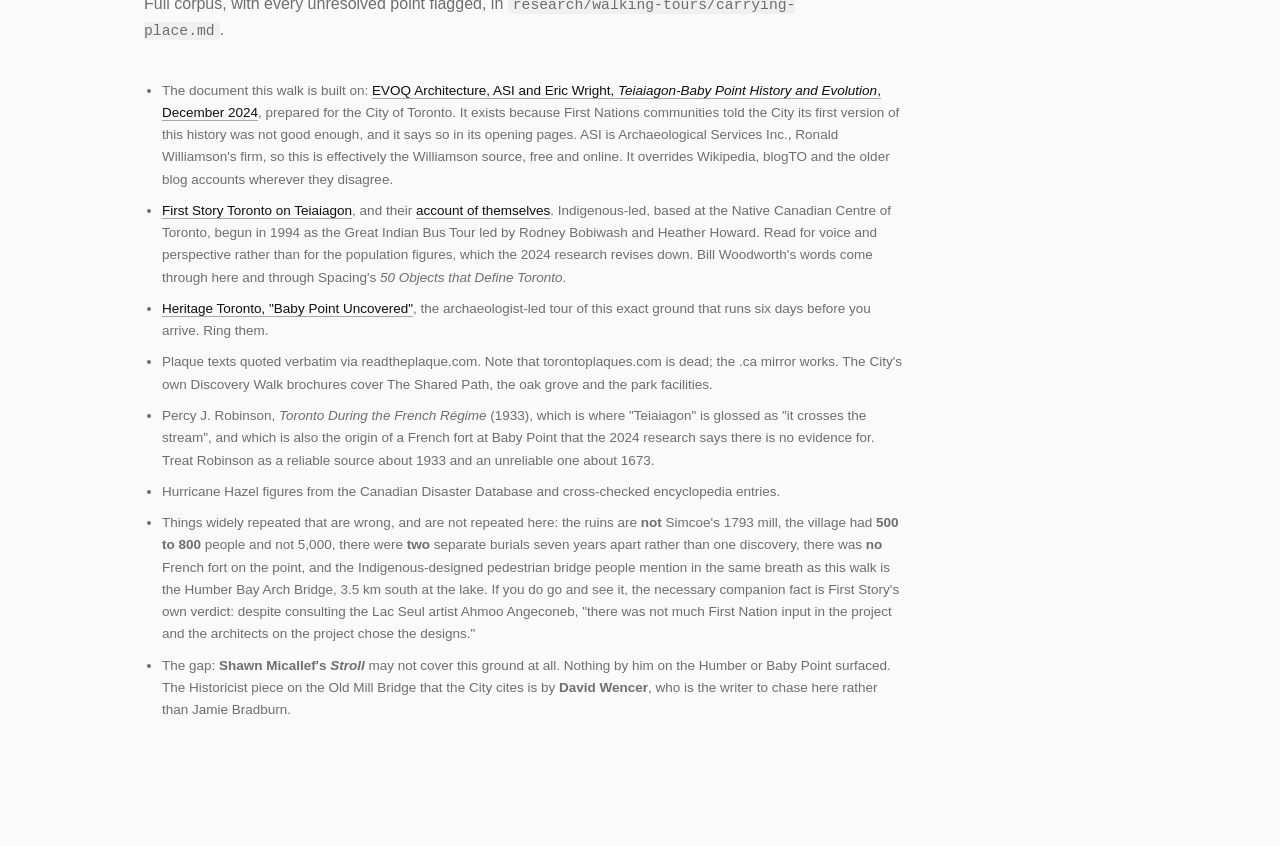
<file: walks/the-carrying-place.html>
<!doctype html>
<html lang="en">
<head>
<meta charset="utf-8" />
<meta name="robots" content="noindex, nofollow" />
<meta name="viewport" content="width=device-width, initial-scale=1" />
<title>The Carrying Place: a bit of England far from England</title>
<link rel="stylesheet" href="../assets/style.css">
</head>
<body id="top">
<nav class="topnav"><div class="nav-inner">
<a class="brand" href="../index.html">ONTARIO &rsquo;26</a>
<div class="nav-links">
<a href="the-rail-triangle.html">Rail Triangle</a>
<a href="the-dry-town.html">Dry Town</a>
<a href="who-is-the-city-for.html">The City</a>
<a href="the-carrying-place.html">Carrying Place</a>
<a href="the-arrival-city.html">Arrival City</a>
<a href="eat-the-layers.html">Eat the Layers</a>
</div>
</div></nav>
<div class="wrap">

<header>
  <div class="kicker"><a href="../index.html">&larr; Ontario, 15 to 29 August</a> &middot; Walk four &middot; A morning, with a climb</div>
  <h1><span class="roman">A bit of England</span> far from England</h1>
  <p class="lede">In 1912 a developer sold a plateau above the Humber under that slogan, in Latin. He was selling the site of a Seneca village called Teiaiagon, on the trail that is the reason Toronto exists at all. This is a walk up a hill with a lot underneath it.</p>
</header>

<div class="facts">
  <div><div class="k">Distance</div><div>About 3.5 km the recommended way, up the river and over the top to Jane station. Two and a half to three hours, because the history is dense and the climb is not.</div></div>
  <div><div class="k">Getting there</div><div>Lansdowne station, Line 2 west <strong>six stops to Old Mill</strong>, eight minutes. The park is a five minute walk from the station.</div></div>
  <div><div class="k">The climb</div><div><strong>Thirty metres, steep, with stairs.</strong> Roughly a ten storey building. It is the one demanding part and it is unavoidable, because the whole point is that the village was up there and the river is down here.</div></div>
  <div><div class="k">Carry water</div><div>No drinking water was confirmed anywhere on the route. Park toilets are open May to October, so they should be open. August in Toronto is hot and humid.</div></div>
  <div><div class="k">Ends at</div><div>A pub with real ale, two minutes from Jane station, open from noon every day except Monday.</div></div>
</div>

<div class="map">
  <iframe loading="lazy" src="https://www.openstreetmap.org/export/embed.html?bbox=-79.5080,43.6460,-79.4800,43.6620&amp;layer=mapnik&amp;marker=43.65136,-79.49157" title="Route map, Old Mill to Baby Point along the Humber"></iframe>
</div>

<hr class="divider" />

<section>
  <h2>Before anything else</h2>

  <div class="callout">
    <h3>This walk goes over a graveyard</h3>
    <p>Two Seneca women were found buried under Baby Point, in <strong>1999 and 2006</strong>, both times by gas crews working in the front gardens of private houses. Many more burials were dug up during the building of the subdivision in the 1910s and 1920s and reburied, in the phrasing of the record, in another part of the district. A Globe headline from 1920 reads: <strong>"Indian Bones are Unearthed. Found by Workmen on Pavement Work in Baby Point District."</strong></p>
    <p>The City's own 2024 research says the quiet part out loud:</p>
    <blockquote>
      <p>At the time, little consideration was given to the sacredness of these burials to their descendants.</p>
      <cite>EVOQ Architecture, ASI and Eric Wright, for the City of Toronto, December 2024</cite>
    </blockquote>
    <p>Those descendants are alive. The Haudenosaunee, specifically Seneca; the Mississaugas of the Credit First Nation; and the Huron-Wendat all have live, documented interests in this ground. <strong>So walk it as a place people still belong to, not as a spooky discovery.</strong> Go down the public streets thinking about what is under them. Do not peer into gardens, and do not go looking for the houses. The report that documents all this does not name them and neither does this page.</p>
  </div>

  <div class="warnbox">
    <h3>Three things to sort out first</h3>
    <p><strong>You miss the good tour by six days, so try to fix that.</strong> Heritage Toronto runs "Baby Point Uncovered", ninety minutes over exactly this ground led by Emily Meikle, a working field archaeologist, for ten dollars. The 2026 dates are <strong>Sunday 9 August and Sunday 6 September</strong>. You land on the 15th. It is worth one email or call to 416-338-1338 asking whether a private booking is possible in your week. An hour and a half with an archaeologist beats anything written down, including this.</p>
    <p><strong>Check the trail is open.</strong> No closure was found affecting the Étienne Brûlé Park to Baby Point stretch in August 2026, but that is not the same as confirmed open. Check the City's park alerts or ring 311 in the week before. Ignore any 2021 and 2022 closure notices that come up in searching, they were a sewer job and it finished.</p>
    <p><strong>Old Mill station is a building site until 2028</strong> and has no lift to the platforms. Trains run normally, the pathway from Old Mill Road stays open, but expect hoarding and noise for the first two minutes. Weekday work runs 07:00 to 19:00.</p>
  </div>
</section>

<hr class="divider" />

<section>
  <h2>The argument</h2>
  <p class="section-lede">A trail older than almost anything, a village that lasted fifteen years, and a suburb sold in Latin.</p>

  <p>Start with the ground, because the ground did all of this. Twelve and a half thousand years ago the ice pulled back and left a lake, Lake Iroquois, whose shoreline reached up to where Casa Loma is now. Baby Point was underwater. Ten thousand years ago the lake found an outlet and dropped, the point emerged, and the Humber spent the next five thousand years cutting an oxbow through the old lakebed. That erosion is why Baby Point is a peninsula with a thirty metre bluff. <strong>The river built the platform, and everybody who came afterwards built on the platform the river made.</strong></p>

  <p>Now the trail, and the fact that makes it interesting. The Toronto Carrying Place ran from Lake Ontario up to the Holland Marsh and on by water to Lake Simcoe, Georgian Bay and the upper lakes. It was one continuous carry of about 45 kilometres rather than a series of short ones, because the Humber itself was choked with timber and beaver dams and was no use to paddle. <strong>So this is a route that avoids the river it follows.</strong> The corridor is roughly eleven thousand years old.</p>

  <p>And Baby Point is the hinge. In the City's words:</p>

  <blockquote>
    <p>Baby Point marks the approximate location at which the river was no longer navigable by canoe upstream. Baby Point was thus a natural starting place for a trail heading north from Lake Ontario along the banks of the Humber River.</p>
    <cite>ASI for the City of Toronto, 2024</cite>
  </blockquote>

  <p>That is why Toronto is here. The British chose this site for the capital of Upper Canada partly because this route reached the upper Great Lakes while avoiding territory contested by the Americans. And the name came down the trail too: <em>tkaronto</em> is Mohawk, "the place where the trees grow over the water", and it originally meant Lake Simcoe, at the far end. It appears as "Taronto" on Louis Jolliet's 1673 map. <strong>The city is named after the other end of this footpath.</strong> The same map carries the first known European spelling of Teiaiagon.</p>

  <p>The report puts the succession in one line that is worth carrying up the hill with you:</p>

  <blockquote>
    <p>To a degree, the Carrying Place Trail can be understood as Toronto's first iteration of a north-south trade route that has culminated today in Yonge Street and Highway 400.</p>
    <cite>ASI for the City of Toronto, 2024</cite>
  </blockquote>

  <p>Then Teiaiagon itself, and the surprise is how brief it was. Established shortly after 1673, gone by about 1688. <strong>Fifteen years.</strong> Twenty to thirty longhouses and somewhere between five hundred and eight hundred people, primarily Seneca but including people from the other four Iroquois nations, Anishinaabe and Wendat. Almost certainly palisaded. Fed on salmon and eel from the lower Humber, game from the valley, and fields of corn, beans and squash, the three sisters, grown by the women, some on the point and some in the lowlands across the river. In 1684 La Salle wrote directions to it, and this is the best sentence in the whole archive:</p>

  <blockquote>
    <p>the road which leads to Lake Huron from the village of Teiaiagon.</p>
    <cite>René-Robert Cavelier de La Salle, 1684</cite>
  </blockquote>

  <p>Read that again. A seventeenth century Frenchman giving directions, and the landmark is the village. Not the river, not the lake. The Seneca left in the late 1680s under French military pressure and returned to their homelands west of the Finger Lakes. Mississauga communities were on the lower Humber in the early 1700s and very probably on this site. The Haudenosaunee never relinquished their interest in the north shore, and hold it still under the Great Peace of Montréal, the Nanfan Treaty and the Dish with One Spoon.</p>

  <p>One honest caveat, which the City states and this page repeats: <strong>the site was never systematically excavated before the neighbourhood was built on top of it.</strong> The picture is a synthesis of thin eyewitness accounts, preliminary digs and what is known of Seneca villages generally. A nineteenth century archaeologist found traces of a palisade and could not date it.</p>
</section>

<hr class="divider" />

<section>
  <h2>The walk</h2>
  <p class="section-lede">Down to the river, north along it, up the bluff, across the top, then east to the pub.</p>

  <div class="stop">
    <div class="stop-head"><span class="num">Stop one</span><h3>The ruins that are not what you think</h3><span class="addr">45 Old Mill Road</span><a class="maplink" href="https://www.google.com/maps/search/?api=1&query=43.65120%2C-79.49379" target="_blank" rel="noopener">Map</a></div>
    <div class="leg"><span>250 m from Old Mill station</span><span>3 min</span></div>
    <p>Get this right, because nearly every casual source gets it wrong. The stone ruins here are <strong>not</strong> Simcoe's King's Mill of 1793. They are the remains of a <strong>seven storey flour mill built in 1848</strong> for William Gamble, built by William Tyrrell of Weston, and burned out in 1881. They were designated in 1983.</p>
    <p>Simcoe's 1793 mill, the first industrial building in the settlement, was a rough low shed with a water-powered saw. It burned in 1803 and <strong>nothing of it survives above ground</strong>. Its own plaque contains the line worth stealing, because of what it casually admits: the British built their first industrial building here "within sight of the remains of Aboriginal villages and a French fur-trading post."</p>
    <p>Look at the hotel next door while you are here, and specifically at its stone. Per the City's own brochure, the stones of the old mill now cover the outside of a wing of the Old Mill Inn. <strong>The ruin was partly quarried to dress the building named after it.</strong></p>
    <div class="trap"><strong>Do not plan afternoon tea here on walking day.</strong> It is $60 a head, Thursday to Sunday at 15:00, indoors, no same-day booking, and <em>jeans and sportswear are not permitted</em>. It has been served since the tea garden opened in July 1914 and it is a nice idea, but it is a separate dressed-up outing. The dining room is Wednesday to Sunday only.</div>
  </div>

  <div class="stop">
    <div class="stop-head"><span class="num">Stop two</span><h3>The Old Mill Bridge</h3><span class="addr">1916, at Catherine Street</span><a class="maplink" href="https://www.google.com/maps/search/?api=1&query=43.65136%2C-79.49157" target="_blank" rel="noopener">Map</a></div>
    <div class="leg"><span>215 m</span><span>3 min</span></div>
    <p>The best free thing on the site, and the neighbourhood's whole thesis cast in one structure.</p>
    <p>In 1915 a steel truss bridge here was swept away by an ice jam. Every bridge on this spot since 1837 had been destroyed by ice or debris. The replacement, opened 1916, is one of the first concrete bridges in Ontario, and the engineer <strong>Frank Barber</strong> gave its arches <strong>triangular wedges at the bases, shaped to make ice and debris pass underneath</strong>. It is engineered specifically against the thing that killed all its predecessors, and it worked. It is still here, designated, and you are standing on it.</p>
    <p>Then look at the stone facing. That is by <strong>Alfred Hirschfelder Chapman</strong>, who did the Princes' Gates and Holy Blossom Temple, and it deliberately imitates Ontario market-town stone bridges of 1850 to 1880. So: modern concrete engineering, dressed in a nostalgic stone skin, built to look older than it is. Which is exactly what the neighbourhood above you is. Hold that thought for stop six.</p>
    <div class="trap"><strong>What you will not see in August.</strong> The City's brochure notes that fish migration can be watched from this bridge in spring and autumn, and that impressive ice jams form here in winter. Mid-August is neither. No salmon run, and none of the ice that destroyed every bridge here before this one. Worth knowing what the river is doing when you are not there.</div>
  </div>

  <div class="stop">
    <div class="stop-head"><span class="num">Stop three</span><h3>Étienne Brûlé Park, and the river</h3><span class="addr">South entrance, off Old Mill Road</span><a class="maplink" href="https://www.google.com/maps/search/?api=1&query=43.65149%2C-79.49115" target="_blank" rel="noopener">Map</a></div>
    <div class="leg"><span>40 m</span><span>1 min</span></div>
    <p>Paved path, plenty of shade, a separate track for bikes, toilets. Walk north with the river on your left and the bluff building on your right.</p>
    <p>Two things about the park's name. Brûlé <em>probably</em> came through in 1615. The park is named with more confidence than the record supports, and you will notice that the official signage is generally more certain about the Frenchman than about the people who made the trail he used.</p>
    <p>And the reason this is a park at all is not aesthetic. It is half property deal and half catastrophe, and the catastrophe comes at the end of this walk.</p>
    <p>The Humber was designated a Canadian Heritage River in 1999. It is Toronto's largest watershed, a corridor for migrating songbirds and monarchs, and holds more than sixty species of fish. The ghosts are the Atlantic salmon and the American eel, both of which fed Teiaiagon and both of which are effectively gone from here.</p>
  </div>

  <div class="stop">
    <div class="stop-head"><span class="num">Stop four</span><h3>The Teiaiagon plaque</h3><span class="addr">On the river path below the point, and you may have to hunt for it</span><a class="maplink" href="https://www.google.com/maps/search/?api=1&query=43.65290%2C-79.50142" target="_blank" rel="noopener">Map</a></div>
    <div class="leg"><span>roughly 1 km along the path</span><span>15 min</span></div>
    <p>This is story circle eleven of The Shared Path, an interpretive route of thirteen circles and fifty-two signs along both banks, built by the City with La Société d'histoire de Toronto and the conservation authority. Nine of its panels were developed with the Huron-Wendat, the Six Nations of the Grand River and the Mississaugas of the New Credit, three each. That tri-nation structure is the right model and it deserves credit.</p>
    <div class="trap"><strong>The recorded position of this plaque contradicts itself.</strong> The database coordinate puts it about a kilometre west of the Old Mill Bridge; its own written description says almost a kilometre north. One of them is wrong and it could not be resolved from a desk. It is the most important sign on the route, so keep your eyes open on the river path and allow a few minutes to find it.</div>
    <p>When you get to it, read the last sentence twice, because for a piece of public bronze it is startlingly blunt:</p>
    <blockquote>
      <p>Development of the area has consistently resulted in the discovery of artifacts and grave sites.</p>
      <cite>Teiaiagon plaque, The Shared Path</cite>
    </blockquote>
    <p>No euphemism at all. That sentence is the entire walk. Elsewhere the plaque is dated in the ordinary ways, "Aboriginal peoples" throughout, and it says "We know of this village in part from Europeans who visited it", which quietly makes European testimony the basis of knowing. Its population figure, "perhaps 1,000", is close to the current estimate and nowhere near the 5,000 you will find repeated online.</p>
  </div>

  <div class="stop">
    <div class="stop-head"><span class="num">Stop five</span><h3>The climb</h3><span class="addr">Up the bluff, thirty metres, stairs</span><a class="maplink" href="https://www.google.com/maps/search/?api=1&query=43.65149%2C-79.49115" target="_blank" rel="noopener">Map</a></div>
    <p>No apology for this one, just an explanation. The reason the village was up there is the reason you have to go up there: the point controlled the southern end of the trail, it was defended by these banks, and the river you have been walking beside stopped being navigable here. <strong>The climb is the content.</strong> Take it slowly.</p>
    <div class="trap"><strong>The exact staircase was the one thing that could not be pinned down from a desk.</strong> Several access points exist. Heritage Toronto's archaeologist-led tour starts at the south end of Étienne Brûlé Park and covers only 1.2 km in ninety minutes, so the route it uses is near the park's southern end. Expect steep unpaved sections and steps, and be ready to try a second path.</div>
  </div>

  <div class="stop">
    <div class="stop-head"><span class="num">Stop six</span><h3>Baby Point, and the slogan</h3><span class="addr">Baby Point Road and the crescent</span><a class="maplink" href="https://www.google.com/maps/search/?api=1&query=43.65680%2C-79.49429" target="_blank" rel="noopener">Map</a></div>
    <p>You are on the village site. Ordinary public streets, no gate, large detached houses, deep gardens, mature trees. Nothing to see, which is the point.</p>
    <p><strong>Robert Home Smith</strong> assembled about 3,100 acres of the Humber valley between 1908 and 1911, bought this estate from the Canadian government in 1911, and published his Humber Valley Surveys in 1912 under a slogan in Latin: <em>Angliae pars Anglia procul</em>. <strong>A bit of England far from England.</strong></p>
    <p>He sold it with covenants that ran with the land: detached houses only, external walls of stone, brick or cement, plans approved by his own architect, no apartment houses, no trades or professions except doctors and dentists, no signs. And a detail that tells you everything about the man's eye: <strong>on the bank lots, no tree between the summit and the bottom of the bank could be cut without his written consent.</strong></p>
    <p>When those covenants expired in April 1941, the township passed <strong>by-law 12,056</strong> that August to reimpose most of them. It is still in force. The gated feeling here is not a fence, it is a by-law, and it has been enforced for eighty-five years. Conn Smythe, who built Maple Leaf Gardens, put up a house on Baby Point Road in 1927. Vincent Massey lived here before he was Governor General.</p>
    <p>The name is the other half of it. <strong>James Baby</strong> bought 114 acres here in 1820 and used the promontory part-time, for recreation. He never really lived on it. He held something like 115 official appointments, and he was an anti-abolitionist who voted against the 1793 Act to Limit Slavery in Upper Canada. <strong>That same year he bought an enslaved twelve-year-old boy at auction in Detroit.</strong> His father owned at least eighteen Black and Indigenous enslaved people. From 1830 until his death he was one of three trustees for the Six Nations of the Grand River, in a period when the trustees grossly mismanaged Six Nations money for their own benefit.</p>
    <p>And then this, from the City's report:</p>
    <blockquote>
      <p>Today, no physical traces of the Baby and McNamara families' time of ownership remain.</p>
      <cite>ASI for the City of Toronto, 2024</cite>
    </blockquote>
    <p>Nothing of his is left here except the name. And the name is the thing that displaced Teiaiagon on the map.</p>
  </div>

  <div class="stop">
    <div class="stop-head"><span class="num">Stop seven</span><h3>Baby Point Crescent</h3><span class="addr">Walk it, do not look into gardens</span><a class="maplink" href="https://www.google.com/maps/search/?api=1&query=43.65567%2C-79.49622" target="_blank" rel="noopener">Map</a></div>
    <p>The second grave, in 2006, was found on this street, during gas line maintenance. The City published that much in a public planning document, which is why it is here. It did not publish the house number and nor will this.</p>
    <p>The first, in 1999, was a Seneca woman found during a gas line installation elsewhere on the point, buried with brass rings, a brass kettle holding a fragment of fur pelt, and a finely made antler comb. There is a detail in that story you cannot invent: <strong>the homeowner had already paid for an archaeological dig in her back garden, because she knew what this ground was. It found nothing. The grave was in the front garden, and a routine gas crew found it.</strong></p>
    <p>The 2006 burial had with it a <strong>moose antler hair comb</strong>, carved as a combination of panther, bear, human and possibly rattlesnake. The figure is <strong>Mishipeshu</strong>, the underwater lynx, who fights the thunderbirds. Bill Woodworth, Mohawk of Six Nations, an architect and cultural historian, wrote the two best lines anyone has written about this place:</p>
    <blockquote>
      <p>Teiaiagon oversees a place of dangerous rapids in the course of the river.</p>
      <p>The water lynx can be requested to lead us out of the chaos of rapids into calm waters.</p>
      <cite>Bill Woodworth</cite>
    </blockquote>
    <p>The comb was repatriated and reburied with her. <strong>You cannot go and see it, and that is the correct outcome.</strong> Woodworth again, on all of the burials here:</p>
    <blockquote>
      <p>The spirits of our native ancestors, including their bodies and the remains of their longhouse lifestyle were 'returned to the earth' here.</p>
      <cite>Bill Woodworth, via First Story Toronto</cite>
    </blockquote>
  </div>

  <div class="stop">
    <div class="stop-head"><span class="num">Stop eight</span><h3>The federal plaque</h3><span class="addr">East side of Humbercrest Boulevard, just north of Langmuir Crescent</span><a class="maplink" href="https://www.google.com/maps/search/?api=1&query=43.65593%2C-79.49281" target="_blank" rel="noopener">Map</a></div>
    <p>Historic Sites and Monuments Board of Canada, so this is Ottawa speaking. Read the whole thing, then read the last sentence on its own:</p>
    <blockquote>
      <p>Although of lesser importance to British fur traders, it still contributed to the favourable position of the settlement which became Toronto.</p>
      <cite>Toronto Carrying Place plaque, Historic Sites and Monuments Board of Canada</cite>
    </blockquote>
    <p>An eleven-thousand-year-old Indigenous route, appraised by how useful it was to British fur traders. That is the whole logic of settler heritage, cast in bronze, standing on the route itself. It also says "the Indian nations", and it applies the word "reputedly" to Haudenosaunee use of the trail while stating Brûlé's 1615 passage as fact, when his is the one that is only probable.</p>
    <p>While you are on these streets, two ghosts are underfoot. In 1892 the western loop of the short-lived Toronto Belt Line Railway was cut north to south through here: it ran up what is now Humbercrest Lane, crossed Baby Point Road at about number 43, and curved west near 83 Humbercrest Boulevard. And one archaeologist argues the Carrying Place itself ran along Humberview Road and Humbercrest Boulevard. <strong>A dead Victorian railway and an eleven-thousand-year-old footpath, encoded in the same handful of residential streets.</strong></p>
  </div>

  <div class="stop">
    <div class="stop-head"><span class="num">Stop nine</span><h3>The club, the church, and out</h3><span class="addr">Baby Point Road, then east to Jane Street</span><a class="maplink" href="https://www.google.com/maps/search/?api=1&query=43.65839%2C-79.49014" target="_blank" rel="noopener">Map</a></div>
    <div class="leg"><span>1.4 km to Jane station</span><span>18 min</span></div>
    <p>The <strong>Baby Point Club</strong> sits at Baby Point Road and the crescent, founded in November 1923 on green space Home Smith kept back, opened in May 1925 with a tennis match and lawn bowling, during which tea was served in a large marquee on the lawn. In 1930 the members bought the land for $4,500 with a covenant that it could never be used for anything but a recreation ground. It is one of only two resident-owned neighbourhood clubs in Toronto and it is private. Look from the street.</p>
    <p><strong>Humbercrest United Church</strong>, at Baby Point Road and Thornhill Avenue, was begun in 1914 on land bought from Home Smith and has changed its name three times since. The 1951 wing has a vaulted ceiling and dove grey stone, and the acoustics are good enough that Tafelmusik has recorded in it. From its 1951 dedication booklet, the church "served this community during a period which was perhaps the most unstable of any recorded in the annals of history."</p>
    <p>Then walk east on Baby Point Road to Jane Street and south to Bloor. <strong>Bryden's, 2455 Bloor Street West</strong>, is two minutes from Jane station and does local craft beer and real ale, which is the relevant detail. Open from noon every day of your week except Monday, when it opens at four. Coffee Tree Roastery at 2412 Bloor has been roasting its own for over thirty years and is right across the road if you want coffee instead.</p>
    <div class="trap"><strong>Do not go up to Baby Point hungry.</strong> There is nothing to eat or drink up there and that is not an accident, it is the covenant that has banned trades and businesses since 1911.</div>
  </div>
</section>

<hr class="divider" />

<section>
  <h2>The thing to think about on the way home</h2>
  <p class="section-lede">Why this valley is green, and it is not because anyone thought a river deserved a park.</p>

  <p>Home Smith gave the city 105 acres along the Humber in 1911, and in exchange the city built him a road and expropriated the riverside land he could not buy himself. <strong>The public park you just walked through was the consideration in a private developer's land deal.</strong></p>

  <p>The rest was done by <strong>Hurricane Hazel</strong>, on the night of 14 to 15 October 1954. Over 210 millimetres of rain in two days. Eighty-one people died in Canada, still the worst death toll from a natural disaster in the country's history. Twenty bridges destroyed or damaged beyond repair. The Humber did most of the killing, and the worst of it happened on <strong>Raymore Drive</strong>, where the river tore away a footbridge, which redirected the whole flood down the street. Fourteen houses and 366 metres of road went, many with the occupants inside. <strong>Thirty-five of the eighty-one Canadian dead lived on that one street.</strong> At number 148, nine people from two families died, and the bodies of two-year-old Frank Edwards and three-month-old John Edwards were never found. The washed-away section was never rebuilt. Building there was forbidden. It is Raymore Park now.</p>

  <p>After 1954 residential land across the floodplains was systematically turned into parkland. So the green corridor you have been walking all morning is the product of one developer's bargain and one catastrophe. <strong>Nobody designed it as a park for its own sake.</strong></p>

  <p>Two footnotes that land well. The 1916 bridge you stood on survived Hazel, while twenty bridges in the region did not: Frank Barber's ice wedges held against the worst flood in two hundred years. And Holland Marsh, at the far end of the Carrying Place where the portage came down to the water for Lake Simcoe, flooded badly the same night. The storm hit both ends of the same eleven-thousand-year-old route in one go.</p>
</section>

<hr class="divider" />

<section>
  <h2>Two extras, if you want them</h2>

  <p><strong>The Tuhbenahneequay Ancient Grove.</strong> Along Riverside Drive, on the high east bank, 150 large oaks were inventoried and municipally proclaimed under that name. The City's brochure calls them remnants from the time of the Carrying Place, and says Riverside Drive itself traces the path of the trail. Living trees, beside the route, old enough to have been there.</p>
  <p>She was <strong>Tuhbenahneequay</strong>, also called Sarah Henry, daughter of the Mississauga chief Wahbanosay. The surveyor Augustus Jones married her while already legally married to Sarah Tekarihogen, and left her to raise their two sons alone. She raised them in Mississauga Ojibwe custom, and one of them was <strong>Peter Jones, Kahkewaquonaby</strong>, who became one of the most consequential Indigenous figures in nineteenth century Canada. From his own autobiography: "he married my mother, Tuhbenahneequay, daughter of Wahbanosay, a chief of the Messissauga Tribe of the Ojebway nation."</p>
  <p>So: this neighbourhood is named for a man who bought a child and mismanaged Six Nations money. Two kilometres away a grove of oaks is named for a woman who was abandoned and raised a leader. Both names are on the City's own maps and neither needs any editorialising. It is worth going because, as the Black Outdoors project puts it, "There are few history plaques to Indigenous individuals in Toronto. There are plaques that show their collective history and presence, but the individuals are erased from the details."</p>
  <div class="trap"><strong>Honest logistics.</strong> Riverside Drive is in Swansea, south of Bloor, about 1.5 km and 20 minutes from the Old Mill Bridge, so it is a detour in the wrong direction from Baby Point. Do it on the way out from the station, or on another day. Also unverified: how far the grove runs, and whether anything on the ground marks it at all.</div>

  <p style="margin-top:34px"><strong>The full river to Lambton House.</strong> Instead of cutting east to Jane, carry on north through the park to Lundy Avenue and Lambton House at 4066 Old Dundas Street, the last surviving building of the vanished village of Lambton Mills: a stagecoach inn from 1847, the present building 1860. Prettier walking, and it adds about 1.6 km, mostly flat. Then the 40 Junction bus east on Dundas West to Dundas West station, one stop from Lansdowne.</p>
  <div class="trap"><strong>But do not aim for a pint there.</strong> Lambton House opens by appointment or for events, and runs as a public pub on the <em>first Friday</em> of the month. That is 7 August and 4 September 2026. Your only Friday, the 21st, is the third. You miss it by the same kind of margin as the archaeologist's tour. Plan on looking at the outside, or ring 416-767-5472 and ask what else is on.</div>
</section>

<hr class="divider" />

<section>
  <h2>Where this came from</h2>
  <p class="section-lede">Full corpus, with every unresolved point flagged, in <code>research/walking-tours/carrying-place.md</code>.</p>
  <ul class="sources">
    <li>The document this walk is built on: <a href="https://www.toronto.ca/wp-content/uploads/2025/01/9473-CityPlanning-Teiaiagon-Baby-Point-History-and-Evolution-December-2024.pdf">EVOQ Architecture, ASI and Eric Wright, <em>Teiaiagon-Baby Point History and Evolution</em>, December 2024</a>, prepared for the City of Toronto. It exists because First Nations communities told the City its first version of this history was not good enough, and it says so in its opening pages. ASI is Archaeological Services Inc., Ronald Williamson's firm, so this is effectively the Williamson source, free and online. It overrides Wikipedia, blogTO and the older blog accounts wherever they disagree.</li>
    <li><a href="https://firststoryblog.wordpress.com/2013/10/30/teiaiagon-history-of-a-17th-century-haudenosaunee-village/">First Story Toronto on Teiaiagon</a>, and their <a href="https://firststoryblog.wordpress.com/aboutfirststory/">account of themselves</a>. Indigenous-led, based at the Native Canadian Centre of Toronto, begun in 1994 as the Great Indian Bus Tour led by Rodney Bobiwash and Heather Howard. Read for voice and perspective rather than for the population figures, which the 2024 research revises down. Bill Woodworth's words come through here and through Spacing's <em>50 Objects that Define Toronto</em>.</li>
    <li><a href="https://www.heritagetoronto.org/event/baby-point-uncovered/">Heritage Toronto, "Baby Point Uncovered"</a>, the archaeologist-led tour of this exact ground that runs six days before you arrive. Ring them.</li>
    <li>Plaque texts quoted verbatim via readtheplaque.com. Note that torontoplaques.com is dead; the .ca mirror works. The City's own Discovery Walk brochures cover The Shared Path, the oak grove and the park facilities.</li>
    <li>Percy J. Robinson, <em>Toronto During the French Régime</em> (1933), which is where "Teiaiagon" is glossed as "it crosses the stream", and which is also the origin of a French fort at Baby Point that the 2024 research says there is no evidence for. Treat Robinson as a reliable source about 1933 and an unreliable one about 1673.</li>
    <li>Hurricane Hazel figures from the Canadian Disaster Database and cross-checked encyclopedia entries.</li>
    <li>Things widely repeated that are wrong, and are not repeated here: the ruins are <strong>not</strong> Simcoe's 1793 mill, the village had <strong>500 to 800</strong> people and not 5,000, there were <strong>two</strong> separate burials seven years apart rather than one discovery, there was <strong>no</strong> French fort on the point, and the Indigenous-designed pedestrian bridge people mention in the same breath as this walk is the Humber Bay Arch Bridge, 3.5 km south at the lake. If you do go and see it, the necessary companion fact is First Story's own verdict: despite consulting the Lac Seul artist Ahmoo Angeconeb, "there was not much First Nation input in the project and the architects on the project chose the designs."</li>
    <li>The gap: <strong>Shawn Micallef's <em>Stroll</em></strong> may not cover this ground at all. Nothing by him on the Humber or Baby Point surfaced. The Historicist piece on the Old Mill Bridge that the City cites is by <strong>David Wencer</strong>, who is the writer to chase here rather than Jamie Bradburn.</li>
  </ul>
</section>

</div>
</body>
</html>
</file>
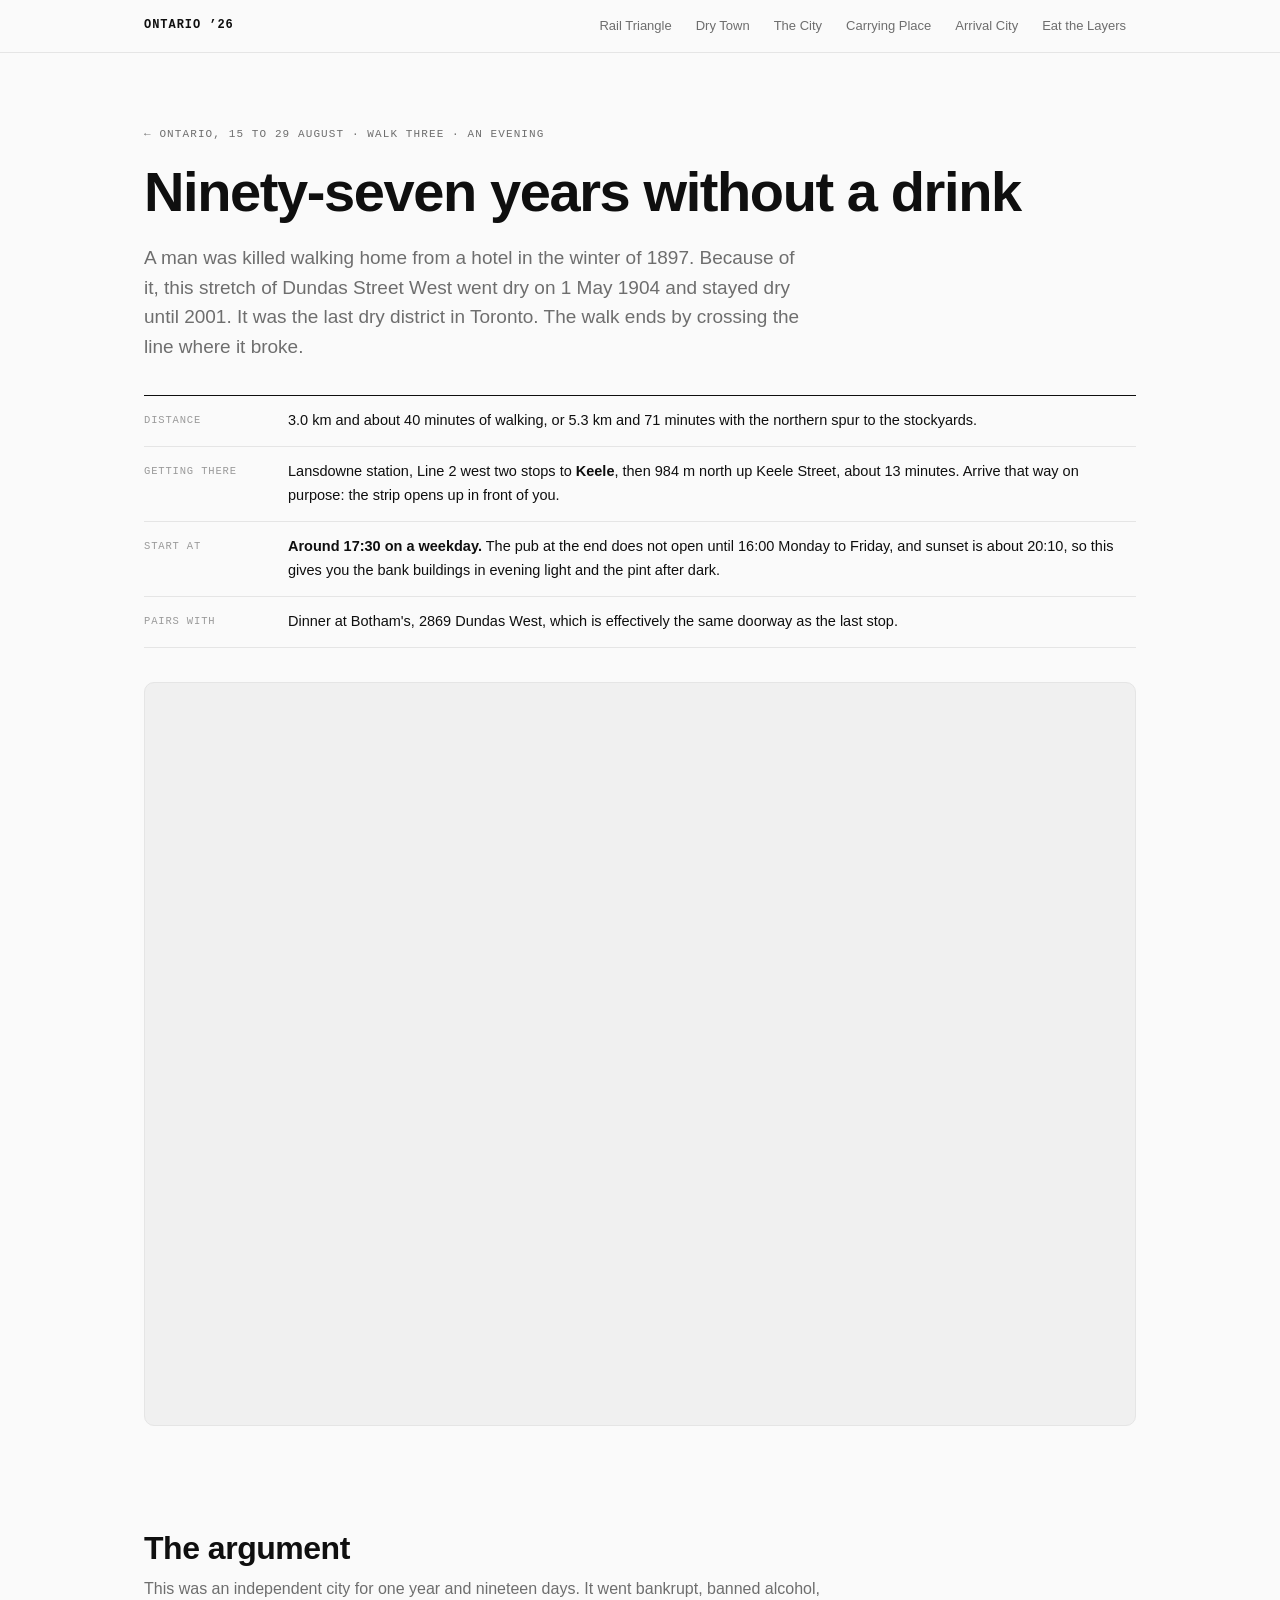
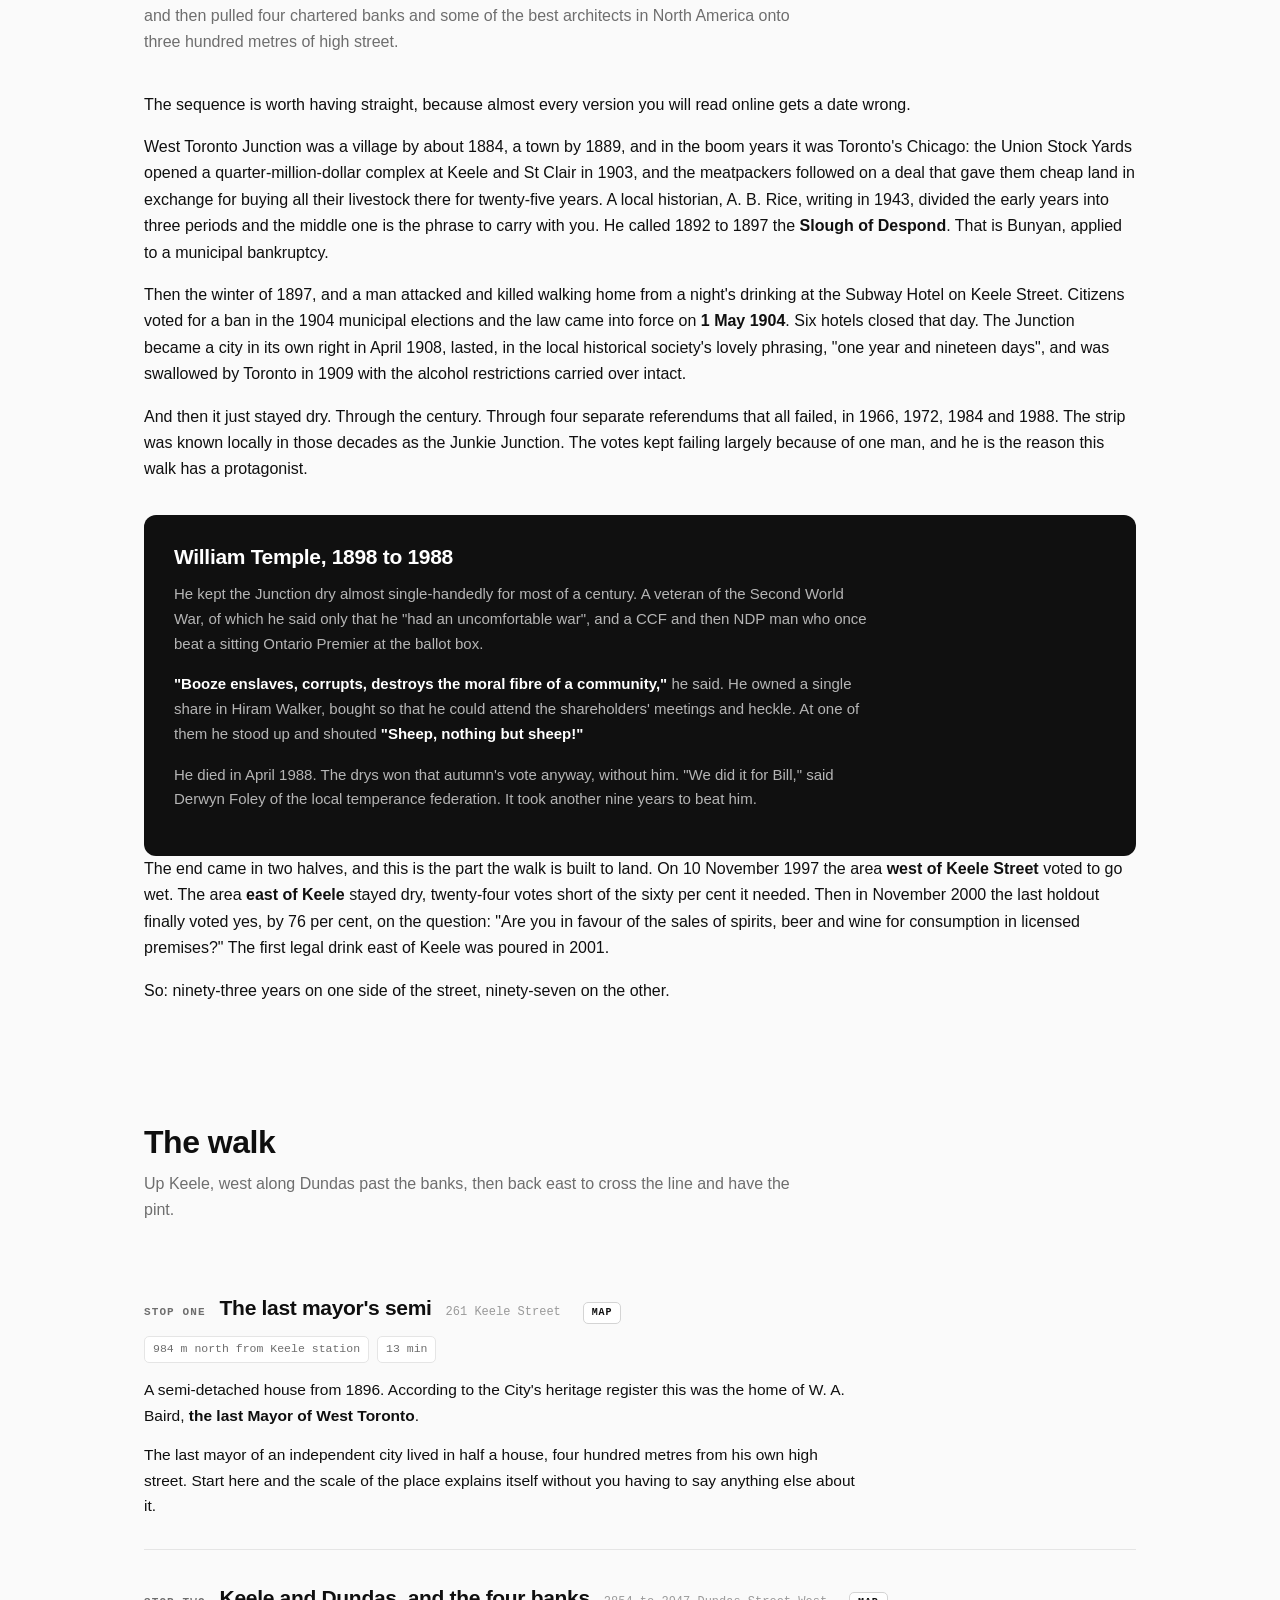
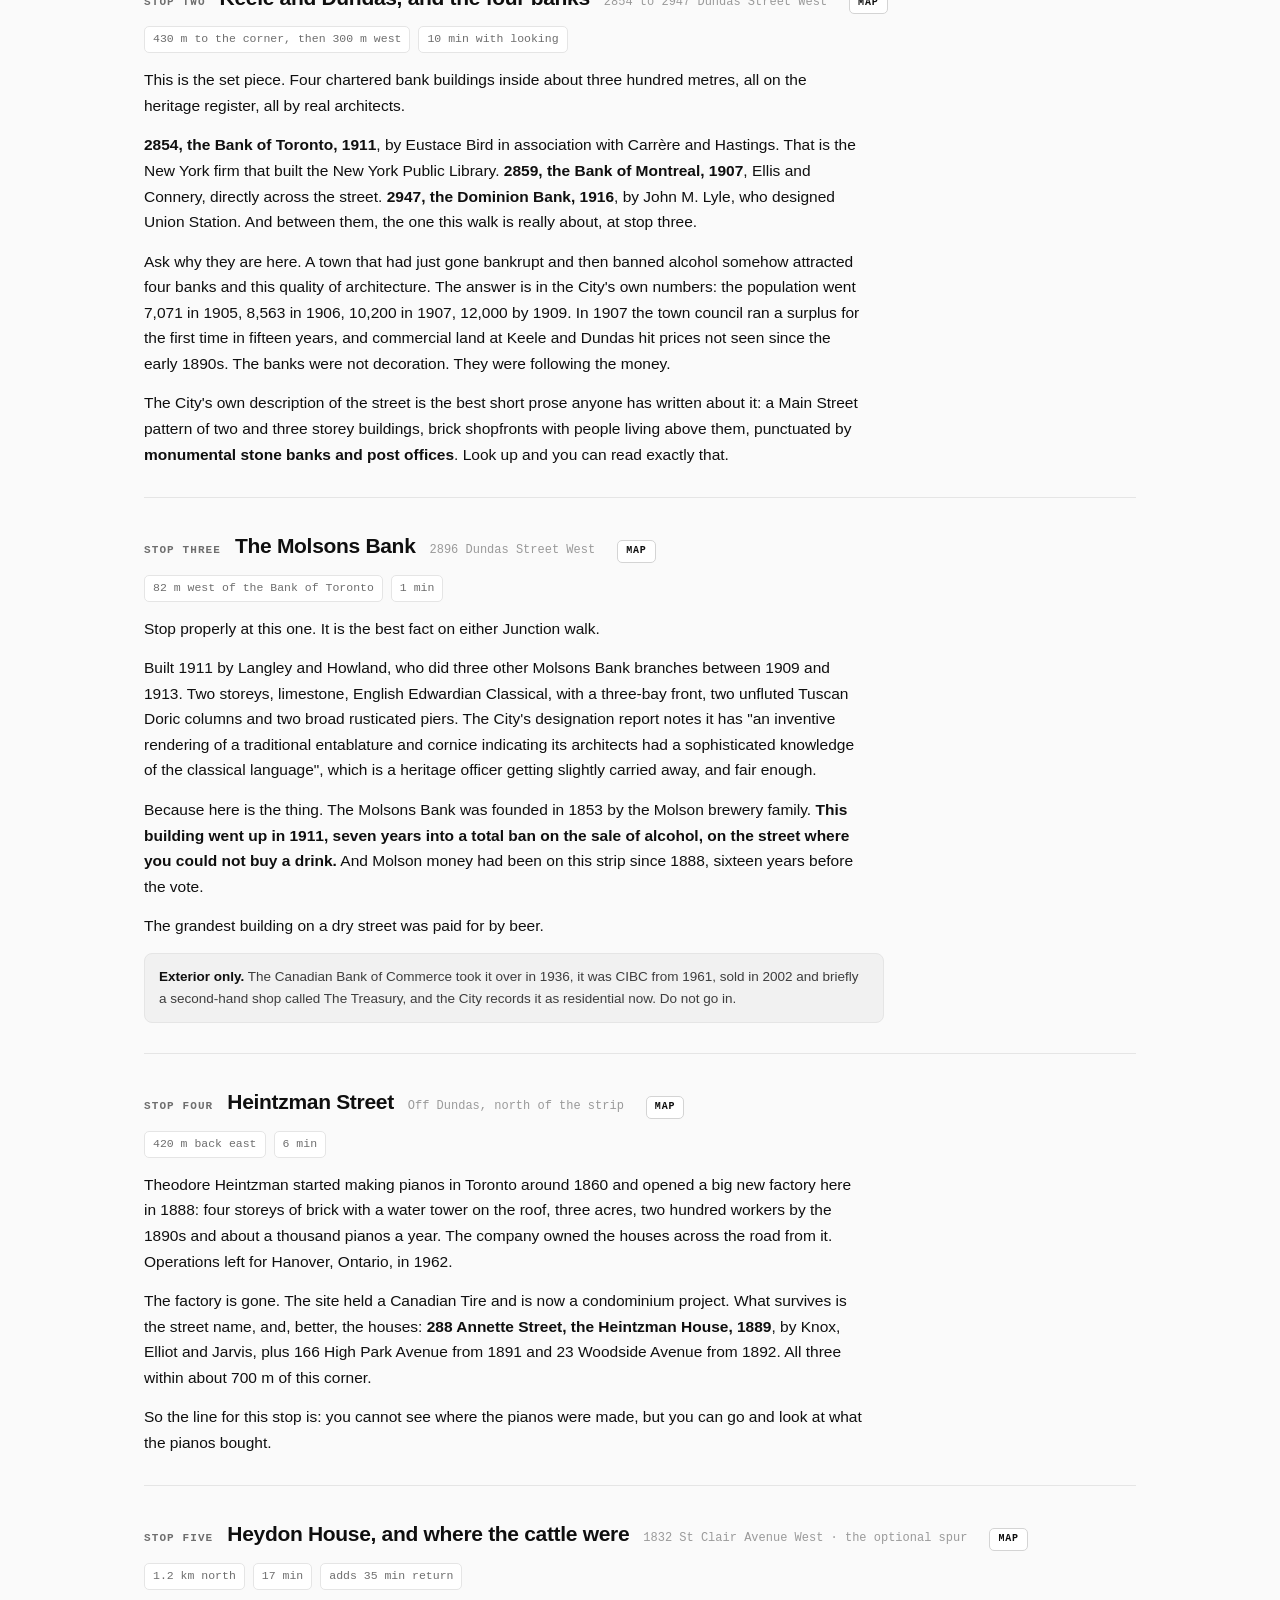
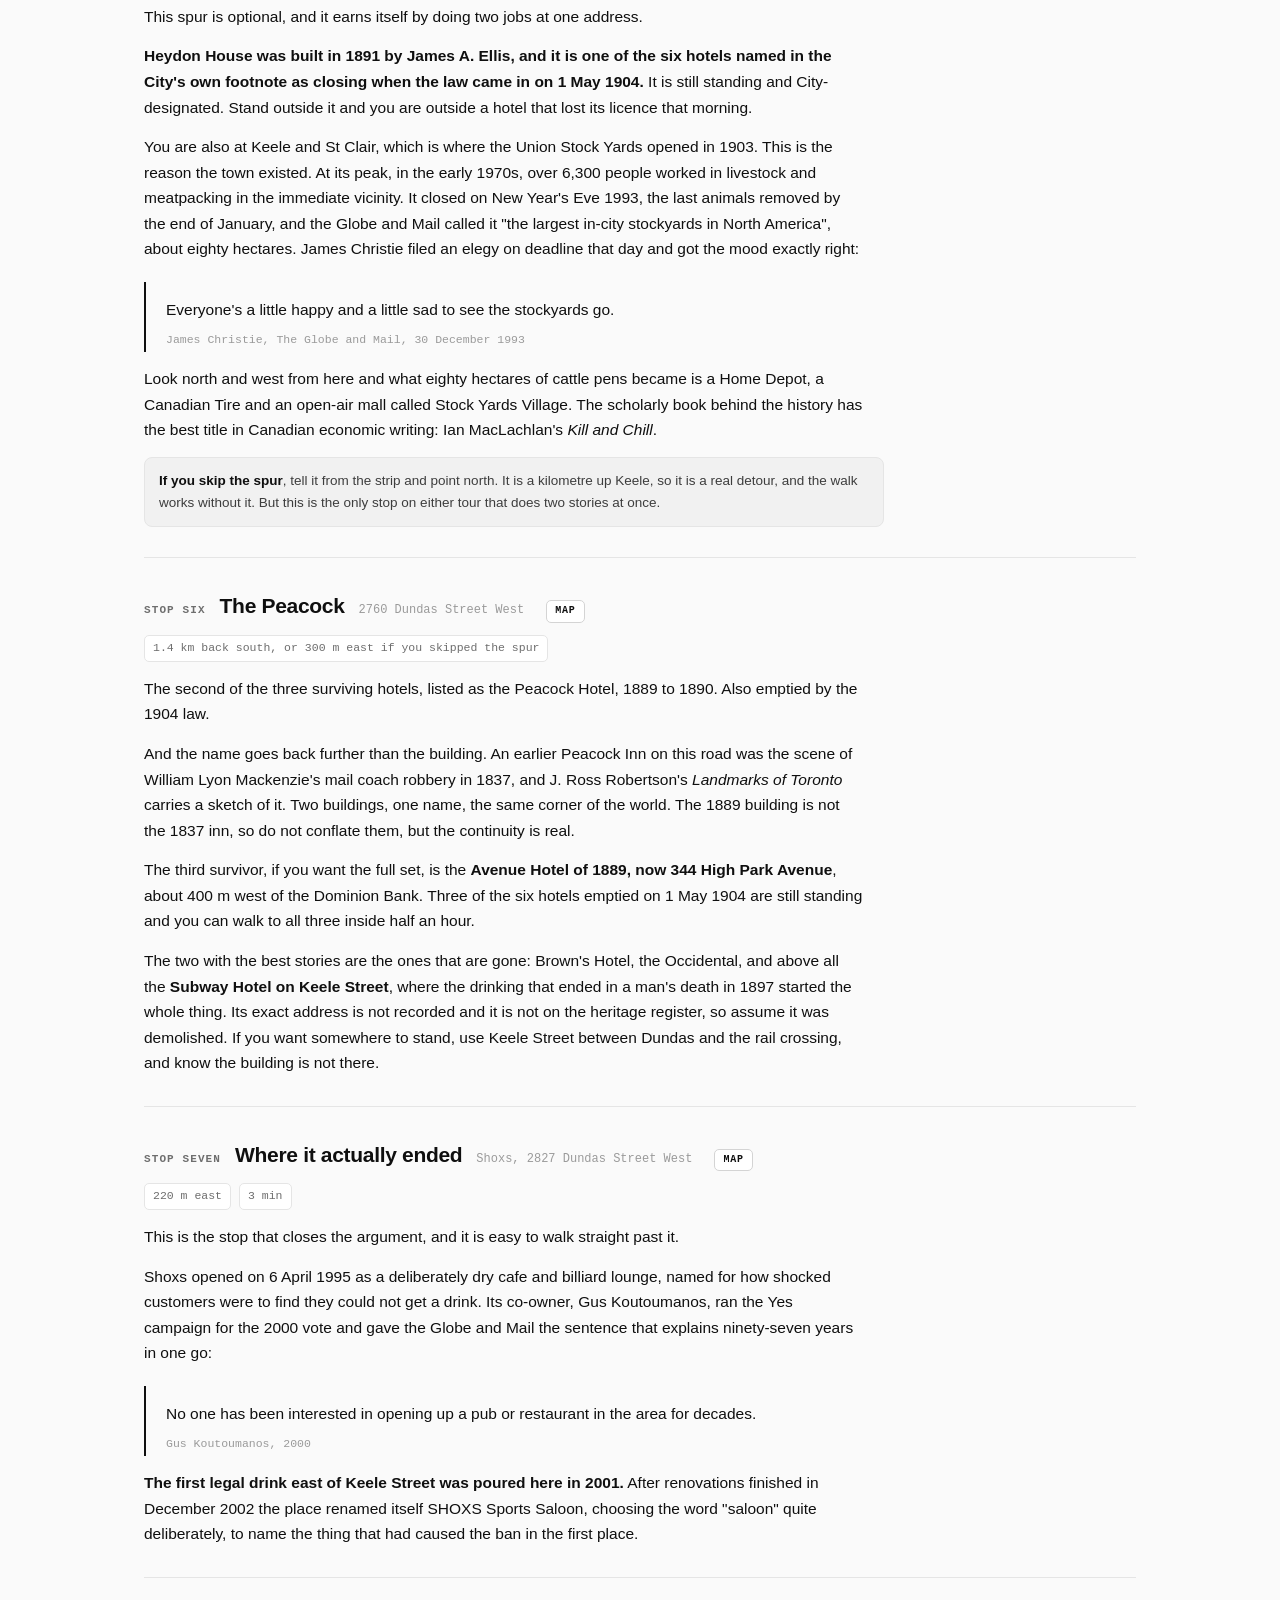
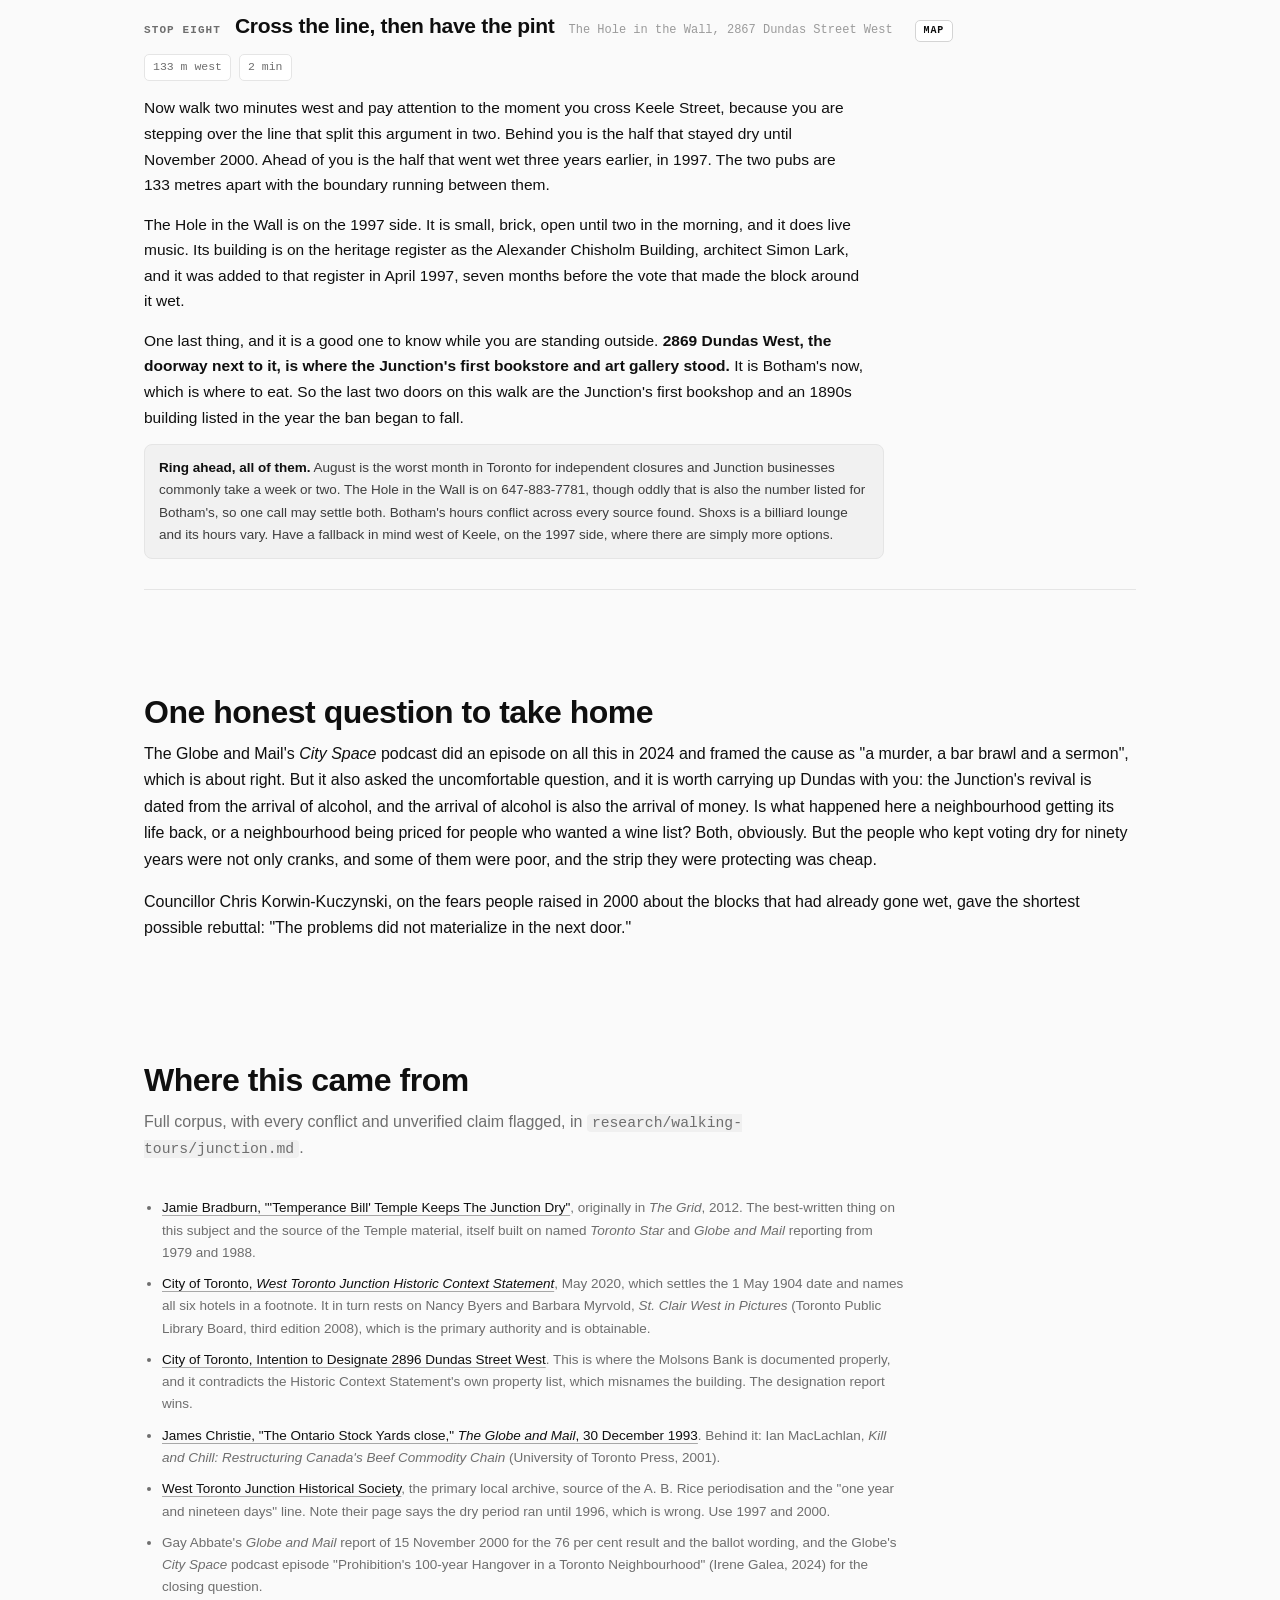
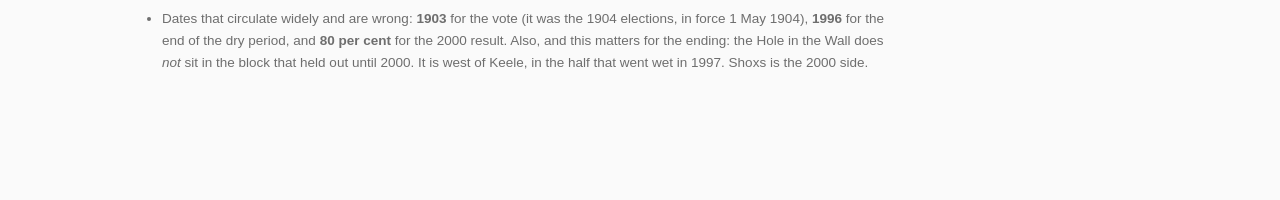
<file: walks/the-dry-town.html>
<!doctype html>
<html lang="en">
<head>
<meta charset="utf-8" />
<meta name="robots" content="noindex, nofollow" />
<meta name="viewport" content="width=device-width, initial-scale=1" />
<title>The Dry Town: ninety-seven years without a drink</title>
<link rel="stylesheet" href="../assets/style.css">
</head>
<body id="top">
<nav class="topnav"><div class="nav-inner">
<a class="brand" href="../index.html">ONTARIO &rsquo;26</a>
<div class="nav-links">
<a href="the-rail-triangle.html">Rail Triangle</a>
<a href="the-dry-town.html">Dry Town</a>
<a href="who-is-the-city-for.html">The City</a>
<a href="the-carrying-place.html">Carrying Place</a>
<a href="the-arrival-city.html">Arrival City</a>
<a href="eat-the-layers.html">Eat the Layers</a>
</div>
</div></nav>
<div class="wrap">

<header>
  <div class="kicker"><a href="../index.html">&larr; Ontario, 15 to 29 August</a> &middot; Walk three &middot; An evening</div>
  <h1><span class="roman">Ninety-seven years</span> without a drink</h1>
  <p class="lede">A man was killed walking home from a hotel in the winter of 1897. Because of it, this stretch of Dundas Street West went dry on 1 May 1904 and stayed dry until 2001. It was the last dry district in Toronto. The walk ends by crossing the line where it broke.</p>
</header>

<div class="facts">
  <div><div class="k">Distance</div><div>3.0 km and about 40 minutes of walking, or 5.3 km and 71 minutes with the northern spur to the stockyards.</div></div>
  <div><div class="k">Getting there</div><div>Lansdowne station, Line 2 west two stops to <strong>Keele</strong>, then 984 m north up Keele Street, about 13 minutes. Arrive that way on purpose: the strip opens up in front of you.</div></div>
  <div><div class="k">Start at</div><div><strong>Around 17:30 on a weekday.</strong> The pub at the end does not open until 16:00 Monday to Friday, and sunset is about 20:10, so this gives you the bank buildings in evening light and the pint after dark.</div></div>
  <div><div class="k">Pairs with</div><div>Dinner at Botham's, 2869 Dundas West, which is effectively the same doorway as the last stop.</div></div>
</div>

<div class="map">
  <iframe loading="lazy" src="https://www.openstreetmap.org/export/embed.html?bbox=-79.4760,43.6600,-79.4560,43.6760&amp;layer=mapnik&amp;marker=43.66555,-79.46593" title="Route map, Junction, Dundas Street West at Keele"></iframe>
</div>

<hr class="divider" />

<section>
  <h2>The argument</h2>
  <p class="section-lede">This was an independent city for one year and nineteen days. It went bankrupt, banned alcohol, and then pulled four chartered banks and some of the best architects in North America onto three hundred metres of high street.</p>

  <p>The sequence is worth having straight, because almost every version you will read online gets a date wrong.</p>

  <p>West Toronto Junction was a village by about 1884, a town by 1889, and in the boom years it was Toronto's Chicago: the Union Stock Yards opened a quarter-million-dollar complex at Keele and St Clair in 1903, and the meatpackers followed on a deal that gave them cheap land in exchange for buying all their livestock there for twenty-five years. A local historian, A. B. Rice, writing in 1943, divided the early years into three periods and the middle one is the phrase to carry with you. He called 1892 to 1897 the <strong>Slough of Despond</strong>. That is Bunyan, applied to a municipal bankruptcy.</p>

  <p>Then the winter of 1897, and a man attacked and killed walking home from a night's drinking at the Subway Hotel on Keele Street. Citizens voted for a ban in the 1904 municipal elections and the law came into force on <strong>1 May 1904</strong>. Six hotels closed that day. The Junction became a city in its own right in April 1908, lasted, in the local historical society's lovely phrasing, "one year and nineteen days", and was swallowed by Toronto in 1909 with the alcohol restrictions carried over intact.</p>

  <p>And then it just stayed dry. Through the century. Through four separate referendums that all failed, in 1966, 1972, 1984 and 1988. The strip was known locally in those decades as the Junkie Junction. The votes kept failing largely because of one man, and he is the reason this walk has a protagonist.</p>

  <div class="callout">
    <h3>William Temple, 1898 to 1988</h3>
    <p>He kept the Junction dry almost single-handedly for most of a century. A veteran of the Second World War, of which he said only that he "had an uncomfortable war", and a CCF and then NDP man who once beat a sitting Ontario Premier at the ballot box.</p>
    <p><strong>"Booze enslaves, corrupts, destroys the moral fibre of a community,"</strong> he said. He owned a single share in Hiram Walker, bought so that he could attend the shareholders' meetings and heckle. At one of them he stood up and shouted <strong>"Sheep, nothing but sheep!"</strong></p>
    <p>He died in April 1988. The drys won that autumn's vote anyway, without him. "We did it for Bill," said Derwyn Foley of the local temperance federation. It took another nine years to beat him.</p>
  </div>

  <p>The end came in two halves, and this is the part the walk is built to land. On 10 November 1997 the area <strong>west of Keele Street</strong> voted to go wet. The area <strong>east of Keele</strong> stayed dry, twenty-four votes short of the sixty per cent it needed. Then in November 2000 the last holdout finally voted yes, by 76 per cent, on the question: "Are you in favour of the sales of spirits, beer and wine for consumption in licensed premises?" The first legal drink east of Keele was poured in 2001.</p>

  <p>So: ninety-three years on one side of the street, ninety-seven on the other.</p>
</section>

<hr class="divider" />

<section>
  <h2>The walk</h2>
  <p class="section-lede">Up Keele, west along Dundas past the banks, then back east to cross the line and have the pint.</p>

  <div class="stop">
    <div class="stop-head"><span class="num">Stop one</span><h3>The last mayor's semi</h3><span class="addr">261 Keele Street</span><a class="maplink" href="https://www.google.com/maps/search/?api=1&query=43.66151%2C-79.46261" target="_blank" rel="noopener">Map</a></div>
    <div class="leg"><span>984 m north from Keele station</span><span>13 min</span></div>
    <p>A semi-detached house from 1896. According to the City's heritage register this was the home of W. A. Baird, <strong>the last Mayor of West Toronto</strong>.</p>
    <p>The last mayor of an independent city lived in half a house, four hundred metres from his own high street. Start here and the scale of the place explains itself without you having to say anything else about it.</p>
  </div>

  <div class="stop">
    <div class="stop-head"><span class="num">Stop two</span><h3>Keele and Dundas, and the four banks</h3><span class="addr">2854 to 2947 Dundas Street West</span><a class="maplink" href="https://www.google.com/maps/search/?api=1&query=43.66542%2C-79.46455" target="_blank" rel="noopener">Map</a></div>
    <div class="leg"><span>430 m to the corner, then 300 m west</span><span>10 min with looking</span></div>
    <p>This is the set piece. Four chartered bank buildings inside about three hundred metres, all on the heritage register, all by real architects.</p>
    <p><strong>2854, the Bank of Toronto, 1911</strong>, by Eustace Bird in association with Carrère and Hastings. That is the New York firm that built the New York Public Library. <strong>2859, the Bank of Montreal, 1907</strong>, Ellis and Connery, directly across the street. <strong>2947, the Dominion Bank, 1916</strong>, by John M. Lyle, who designed Union Station. And between them, the one this walk is really about, at stop three.</p>
    <p>Ask why they are here. A town that had just gone bankrupt and then banned alcohol somehow attracted four banks and this quality of architecture. The answer is in the City's own numbers: the population went 7,071 in 1905, 8,563 in 1906, 10,200 in 1907, 12,000 by 1909. In 1907 the town council ran a surplus for the first time in fifteen years, and commercial land at Keele and Dundas hit prices not seen since the early 1890s. The banks were not decoration. They were following the money.</p>
    <p>The City's own description of the street is the best short prose anyone has written about it: a Main Street pattern of two and three storey buildings, brick shopfronts with people living above them, punctuated by <strong>monumental stone banks and post offices</strong>. Look up and you can read exactly that.</p>
  </div>

  <div class="stop">
    <div class="stop-head"><span class="num">Stop three</span><h3>The Molsons Bank</h3><span class="addr">2896 Dundas Street West</span><a class="maplink" href="https://www.google.com/maps/search/?api=1&query=43.66555%2C-79.46593" target="_blank" rel="noopener">Map</a></div>
    <div class="leg"><span>82 m west of the Bank of Toronto</span><span>1 min</span></div>
    <p>Stop properly at this one. It is the best fact on either Junction walk.</p>
    <p>Built 1911 by Langley and Howland, who did three other Molsons Bank branches between 1909 and 1913. Two storeys, limestone, English Edwardian Classical, with a three-bay front, two unfluted Tuscan Doric columns and two broad rusticated piers. The City's designation report notes it has "an inventive rendering of a traditional entablature and cornice indicating its architects had a sophisticated knowledge of the classical language", which is a heritage officer getting slightly carried away, and fair enough.</p>
    <p>Because here is the thing. The Molsons Bank was founded in 1853 by the Molson brewery family. <strong>This building went up in 1911, seven years into a total ban on the sale of alcohol, on the street where you could not buy a drink.</strong> And Molson money had been on this strip since 1888, sixteen years before the vote.</p>
    <p>The grandest building on a dry street was paid for by beer.</p>
    <div class="trap"><strong>Exterior only.</strong> The Canadian Bank of Commerce took it over in 1936, it was CIBC from 1961, sold in 2002 and briefly a second-hand shop called The Treasury, and the City records it as residential now. Do not go in.</div>
  </div>

  <div class="stop">
    <div class="stop-head"><span class="num">Stop four</span><h3>Heintzman Street</h3><span class="addr">Off Dundas, north of the strip</span><a class="maplink" href="https://www.google.com/maps/search/?api=1&query=43.66602%2C-79.46353" target="_blank" rel="noopener">Map</a></div>
    <div class="leg"><span>420 m back east</span><span>6 min</span></div>
    <p>Theodore Heintzman started making pianos in Toronto around 1860 and opened a big new factory here in 1888: four storeys of brick with a water tower on the roof, three acres, two hundred workers by the 1890s and about a thousand pianos a year. The company owned the houses across the road from it. Operations left for Hanover, Ontario, in 1962.</p>
    <p>The factory is gone. The site held a Canadian Tire and is now a condominium project. What survives is the street name, and, better, the houses: <strong>288 Annette Street, the Heintzman House, 1889</strong>, by Knox, Elliot and Jarvis, plus 166 High Park Avenue from 1891 and 23 Woodside Avenue from 1892. All three within about 700 m of this corner.</p>
    <p>So the line for this stop is: you cannot see where the pianos were made, but you can go and look at what the pianos bought.</p>
  </div>

  <div class="stop">
    <div class="stop-head"><span class="num">Stop five</span><h3>Heydon House, and where the cattle were</h3><span class="addr">1832 St Clair Avenue West &middot; the optional spur</span><a class="maplink" href="https://www.google.com/maps/search/?api=1&query=43.67364%2C-79.46321" target="_blank" rel="noopener">Map</a></div>
    <div class="leg"><span>1.2 km north</span><span>17 min</span><span>adds 35 min return</span></div>
    <p>This spur is optional, and it earns itself by doing two jobs at one address.</p>
    <p><strong>Heydon House was built in 1891 by James A. Ellis, and it is one of the six hotels named in the City's own footnote as closing when the law came in on 1 May 1904.</strong> It is still standing and City-designated. Stand outside it and you are outside a hotel that lost its licence that morning.</p>
    <p>You are also at Keele and St Clair, which is where the Union Stock Yards opened in 1903. This is the reason the town existed. At its peak, in the early 1970s, over 6,300 people worked in livestock and meatpacking in the immediate vicinity. It closed on New Year's Eve 1993, the last animals removed by the end of January, and the Globe and Mail called it "the largest in-city stockyards in North America", about eighty hectares. James Christie filed an elegy on deadline that day and got the mood exactly right:</p>
    <blockquote>
      <p>Everyone's a little happy and a little sad to see the stockyards go.</p>
      <cite>James Christie, The Globe and Mail, 30 December 1993</cite>
    </blockquote>
    <p>Look north and west from here and what eighty hectares of cattle pens became is a Home Depot, a Canadian Tire and an open-air mall called Stock Yards Village. The scholarly book behind the history has the best title in Canadian economic writing: Ian MacLachlan's <em>Kill and Chill</em>.</p>
    <div class="trap"><strong>If you skip the spur</strong>, tell it from the strip and point north. It is a kilometre up Keele, so it is a real detour, and the walk works without it. But this is the only stop on either tour that does two stories at once.</div>
  </div>

  <div class="stop">
    <div class="stop-head"><span class="num">Stop six</span><h3>The Peacock</h3><span class="addr">2760 Dundas Street West</span><a class="maplink" href="https://www.google.com/maps/search/?api=1&query=43.66532%2C-79.46109" target="_blank" rel="noopener">Map</a></div>
    <div class="leg"><span>1.4 km back south, or 300 m east if you skipped the spur</span></div>
    <p>The second of the three surviving hotels, listed as the Peacock Hotel, 1889 to 1890. Also emptied by the 1904 law.</p>
    <p>And the name goes back further than the building. An earlier Peacock Inn on this road was the scene of William Lyon Mackenzie's mail coach robbery in 1837, and J. Ross Robertson's <em>Landmarks of Toronto</em> carries a sketch of it. Two buildings, one name, the same corner of the world. The 1889 building is not the 1837 inn, so do not conflate them, but the continuity is real.</p>
    <p>The third survivor, if you want the full set, is the <strong>Avenue Hotel of 1889, now 344 High Park Avenue</strong>, about 400 m west of the Dominion Bank. Three of the six hotels emptied on 1 May 1904 are still standing and you can walk to all three inside half an hour.</p>
    <p>The two with the best stories are the ones that are gone: Brown's Hotel, the Occidental, and above all the <strong>Subway Hotel on Keele Street</strong>, where the drinking that ended in a man's death in 1897 started the whole thing. Its exact address is not recorded and it is not on the heritage register, so assume it was demolished. If you want somewhere to stand, use Keele Street between Dundas and the rail crossing, and know the building is not there.</p>
  </div>

  <div class="stop">
    <div class="stop-head"><span class="num">Stop seven</span><h3>Where it actually ended</h3><span class="addr">Shoxs, 2827 Dundas Street West</span><a class="maplink" href="https://www.google.com/maps/search/?api=1&query=43.66531%2C-79.46353" target="_blank" rel="noopener">Map</a></div>
    <div class="leg"><span>220 m east</span><span>3 min</span></div>
    <p>This is the stop that closes the argument, and it is easy to walk straight past it.</p>
    <p>Shoxs opened on 6 April 1995 as a deliberately dry cafe and billiard lounge, named for how shocked customers were to find they could not get a drink. Its co-owner, Gus Koutoumanos, ran the Yes campaign for the 2000 vote and gave the Globe and Mail the sentence that explains ninety-seven years in one go:</p>
    <blockquote>
      <p>No one has been interested in opening up a pub or restaurant in the area for decades.</p>
      <cite>Gus Koutoumanos, 2000</cite>
    </blockquote>
    <p><strong>The first legal drink east of Keele Street was poured here in 2001.</strong> After renovations finished in December 2002 the place renamed itself SHOXS Sports Saloon, choosing the word "saloon" quite deliberately, to name the thing that had caused the ban in the first place.</p>
  </div>

  <div class="stop">
    <div class="stop-head"><span class="num">Stop eight</span><h3>Cross the line, then have the pint</h3><span class="addr">The Hole in the Wall, 2867 Dundas Street West</span><a class="maplink" href="https://www.google.com/maps/search/?api=1&query=43.66530%2C-79.46516" target="_blank" rel="noopener">Map</a></div>
    <div class="leg"><span>133 m west</span><span>2 min</span></div>
    <p>Now walk two minutes west and pay attention to the moment you cross Keele Street, because you are stepping over the line that split this argument in two. Behind you is the half that stayed dry until November 2000. Ahead of you is the half that went wet three years earlier, in 1997. The two pubs are 133 metres apart with the boundary running between them.</p>
    <p>The Hole in the Wall is on the 1997 side. It is small, brick, open until two in the morning, and it does live music. Its building is on the heritage register as the Alexander Chisholm Building, architect Simon Lark, and it was added to that register in April 1997, seven months before the vote that made the block around it wet.</p>
    <p>One last thing, and it is a good one to know while you are standing outside. <strong>2869 Dundas West, the doorway next to it, is where the Junction's first bookstore and art gallery stood.</strong> It is Botham's now, which is where to eat. So the last two doors on this walk are the Junction's first bookshop and an 1890s building listed in the year the ban began to fall.</p>
    <div class="trap"><strong>Ring ahead, all of them.</strong> August is the worst month in Toronto for independent closures and Junction businesses commonly take a week or two. The Hole in the Wall is on 647-883-7781, though oddly that is also the number listed for Botham's, so one call may settle both. Botham's hours conflict across every source found. Shoxs is a billiard lounge and its hours vary. Have a fallback in mind west of Keele, on the 1997 side, where there are simply more options.</div>
  </div>
</section>

<hr class="divider" />

<section>
  <h2>One honest question to take home</h2>
  <p>The Globe and Mail's <em>City Space</em> podcast did an episode on all this in 2024 and framed the cause as "a murder, a bar brawl and a sermon", which is about right. But it also asked the uncomfortable question, and it is worth carrying up Dundas with you: the Junction's revival is dated from the arrival of alcohol, and the arrival of alcohol is also the arrival of money. Is what happened here a neighbourhood getting its life back, or a neighbourhood being priced for people who wanted a wine list? Both, obviously. But the people who kept voting dry for ninety years were not only cranks, and some of them were poor, and the strip they were protecting was cheap.</p>
  <p>Councillor Chris Korwin-Kuczynski, on the fears people raised in 2000 about the blocks that had already gone wet, gave the shortest possible rebuttal: "The problems did not materialize in the next door."</p>
</section>

<hr class="divider" />

<section>
  <h2>Where this came from</h2>
  <p class="section-lede">Full corpus, with every conflict and unverified claim flagged, in <code>research/walking-tours/junction.md</code>.</p>
  <ul class="sources">
    <li><a href="https://jamiebradburnwriting.wordpress.com/2019/04/11/temperance-bill-temple-keeps-the-junction-dry/">Jamie Bradburn, "'Temperance Bill' Temple Keeps The Junction Dry"</a>, originally in <em>The Grid</em>, 2012. The best-written thing on this subject and the source of the Temple material, itself built on named <em>Toronto Star</em> and <em>Globe and Mail</em> reporting from 1979 and 1988.</li>
    <li><a href="https://www.toronto.ca/wp-content/uploads/2025/02/8dbc-CityPlanning-West-Toronto-Junction-Historic-Context-Statement-Final-May-13-2020.pdf">City of Toronto, <em>West Toronto Junction Historic Context Statement</em></a>, May 2020, which settles the 1 May 1904 date and names all six hotels in a footnote. It in turn rests on Nancy Byers and Barbara Myrvold, <em>St. Clair West in Pictures</em> (Toronto Public Library Board, third edition 2008), which is the primary authority and is obtainable.</li>
    <li><a href="https://www.toronto.ca/legdocs/mmis/2017/pb/bgrd/backgroundfile-109842.pdf">City of Toronto, Intention to Designate 2896 Dundas Street West</a>. This is where the Molsons Bank is documented properly, and it contradicts the Historic Context Statement's own property list, which misnames the building. The designation report wins.</li>
    <li><a href="https://www.junctioneer.ca/2023/01/25/the-ontario-stock-yards-ceased-to-exist-on-new-years-eve-1993-a-great-article-on-its-closing-by-the-globe-and-mail/">James Christie, "The Ontario Stock Yards close," <em>The Globe and Mail</em>, 30 December 1993</a>. Behind it: Ian MacLachlan, <em>Kill and Chill: Restructuring Canada's Beef Commodity Chain</em> (University of Toronto Press, 2001).</li>
    <li><a href="https://wtjhs.ca/junction-history/">West Toronto Junction Historical Society</a>, the primary local archive, source of the A. B. Rice periodisation and the "one year and nineteen days" line. Note their page says the dry period ran until 1996, which is wrong. Use 1997 and 2000.</li>
    <li>Gay Abbate's <em>Globe and Mail</em> report of 15 November 2000 for the 76 per cent result and the ballot wording, and the Globe's <em>City Space</em> podcast episode "Prohibition's 100-year Hangover in a Toronto Neighbourhood" (Irene Galea, 2024) for the closing question.</li>
    <li>Dates that circulate widely and are wrong: <strong>1903</strong> for the vote (it was the 1904 elections, in force 1 May 1904), <strong>1996</strong> for the end of the dry period, and <strong>80 per cent</strong> for the 2000 result. Also, and this matters for the ending: the Hole in the Wall does <em>not</em> sit in the block that held out until 2000. It is west of Keele, in the half that went wet in 1997. Shoxs is the 2000 side.</li>
  </ul>
</section>

</div>
</body>
</html>
</file>
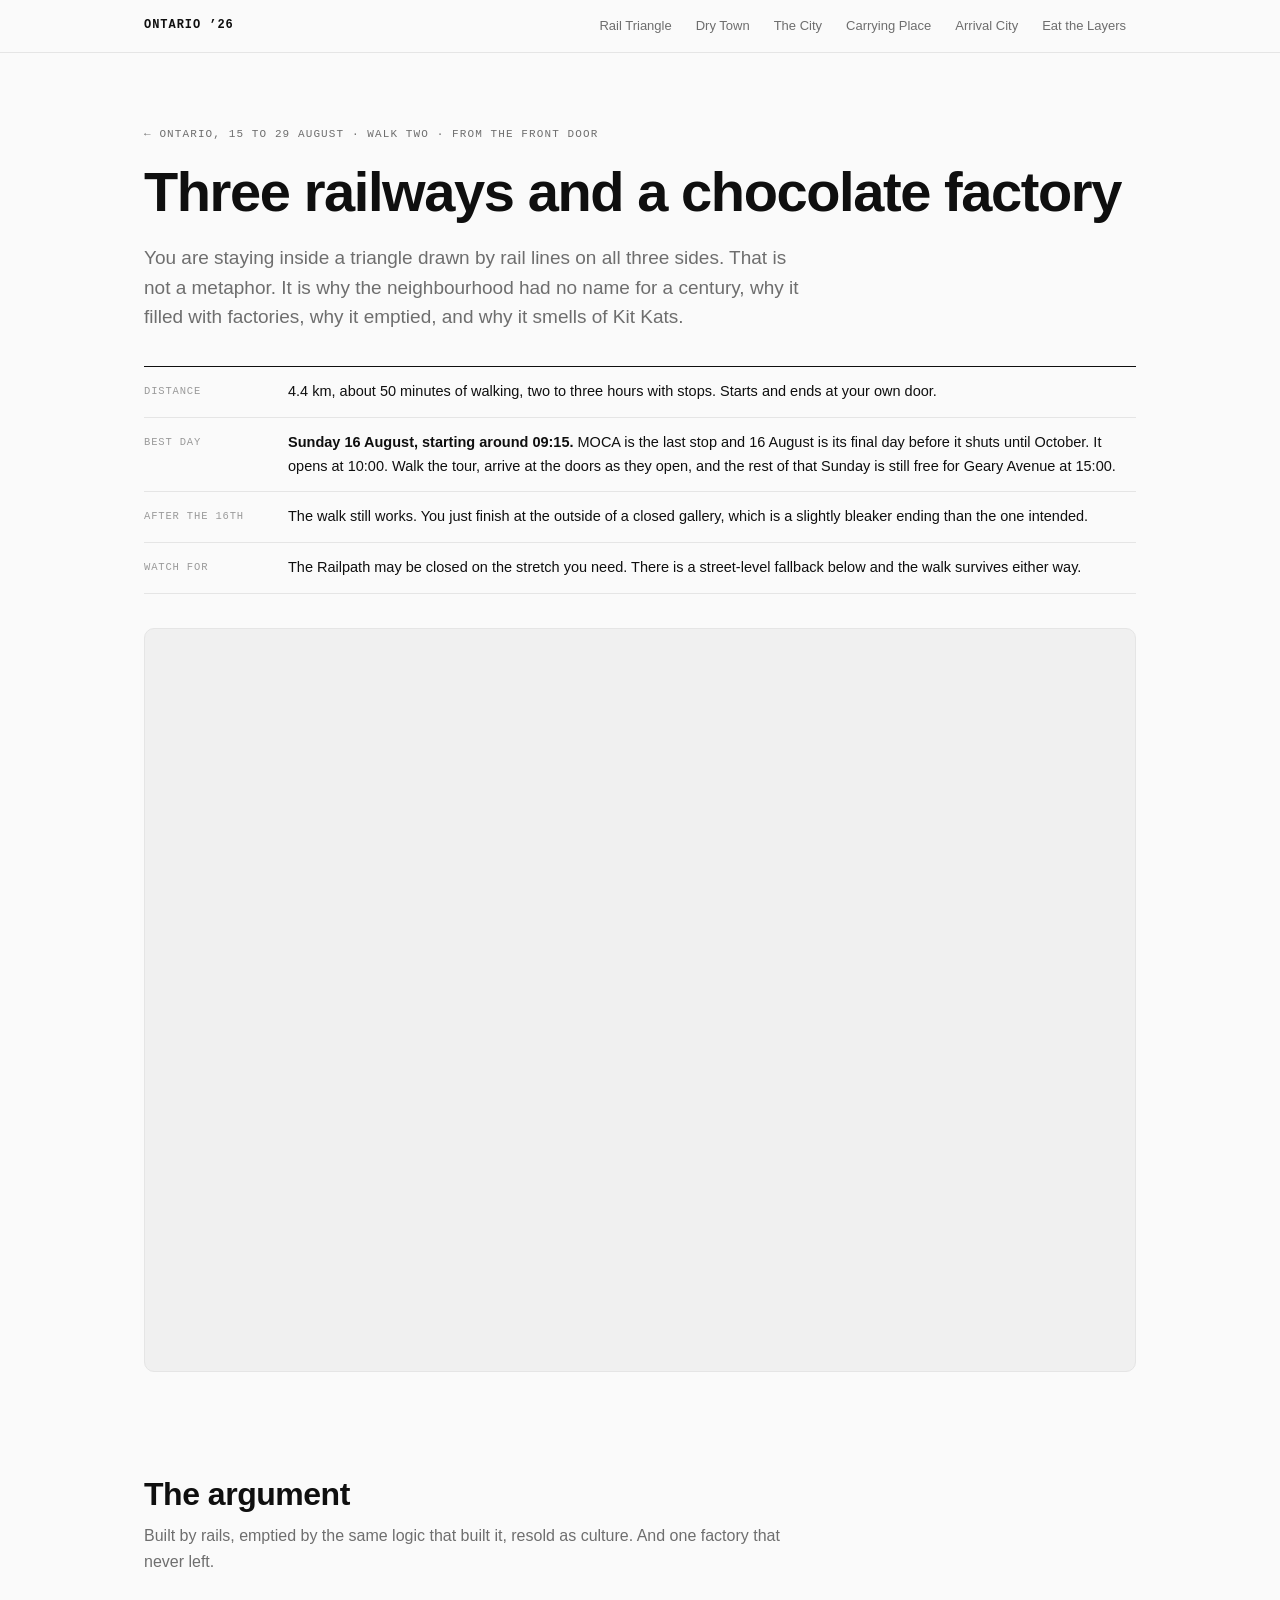
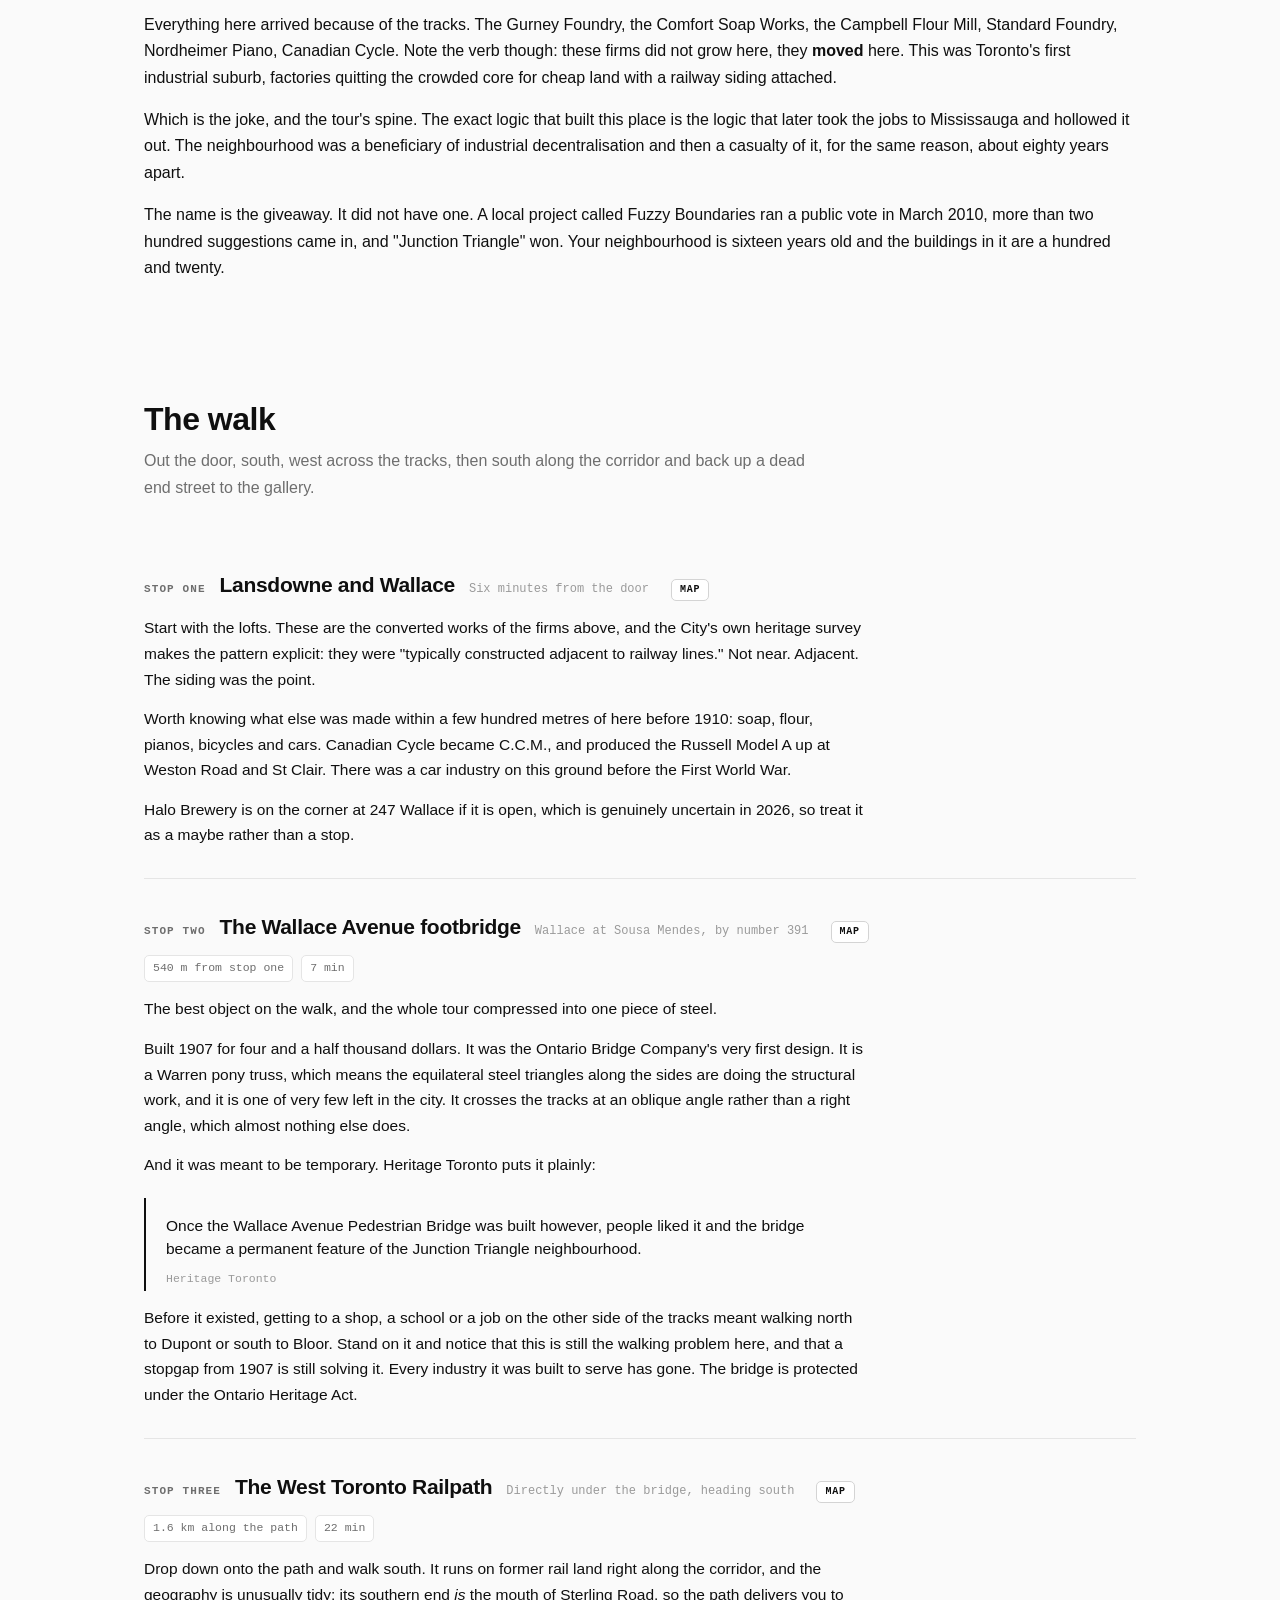
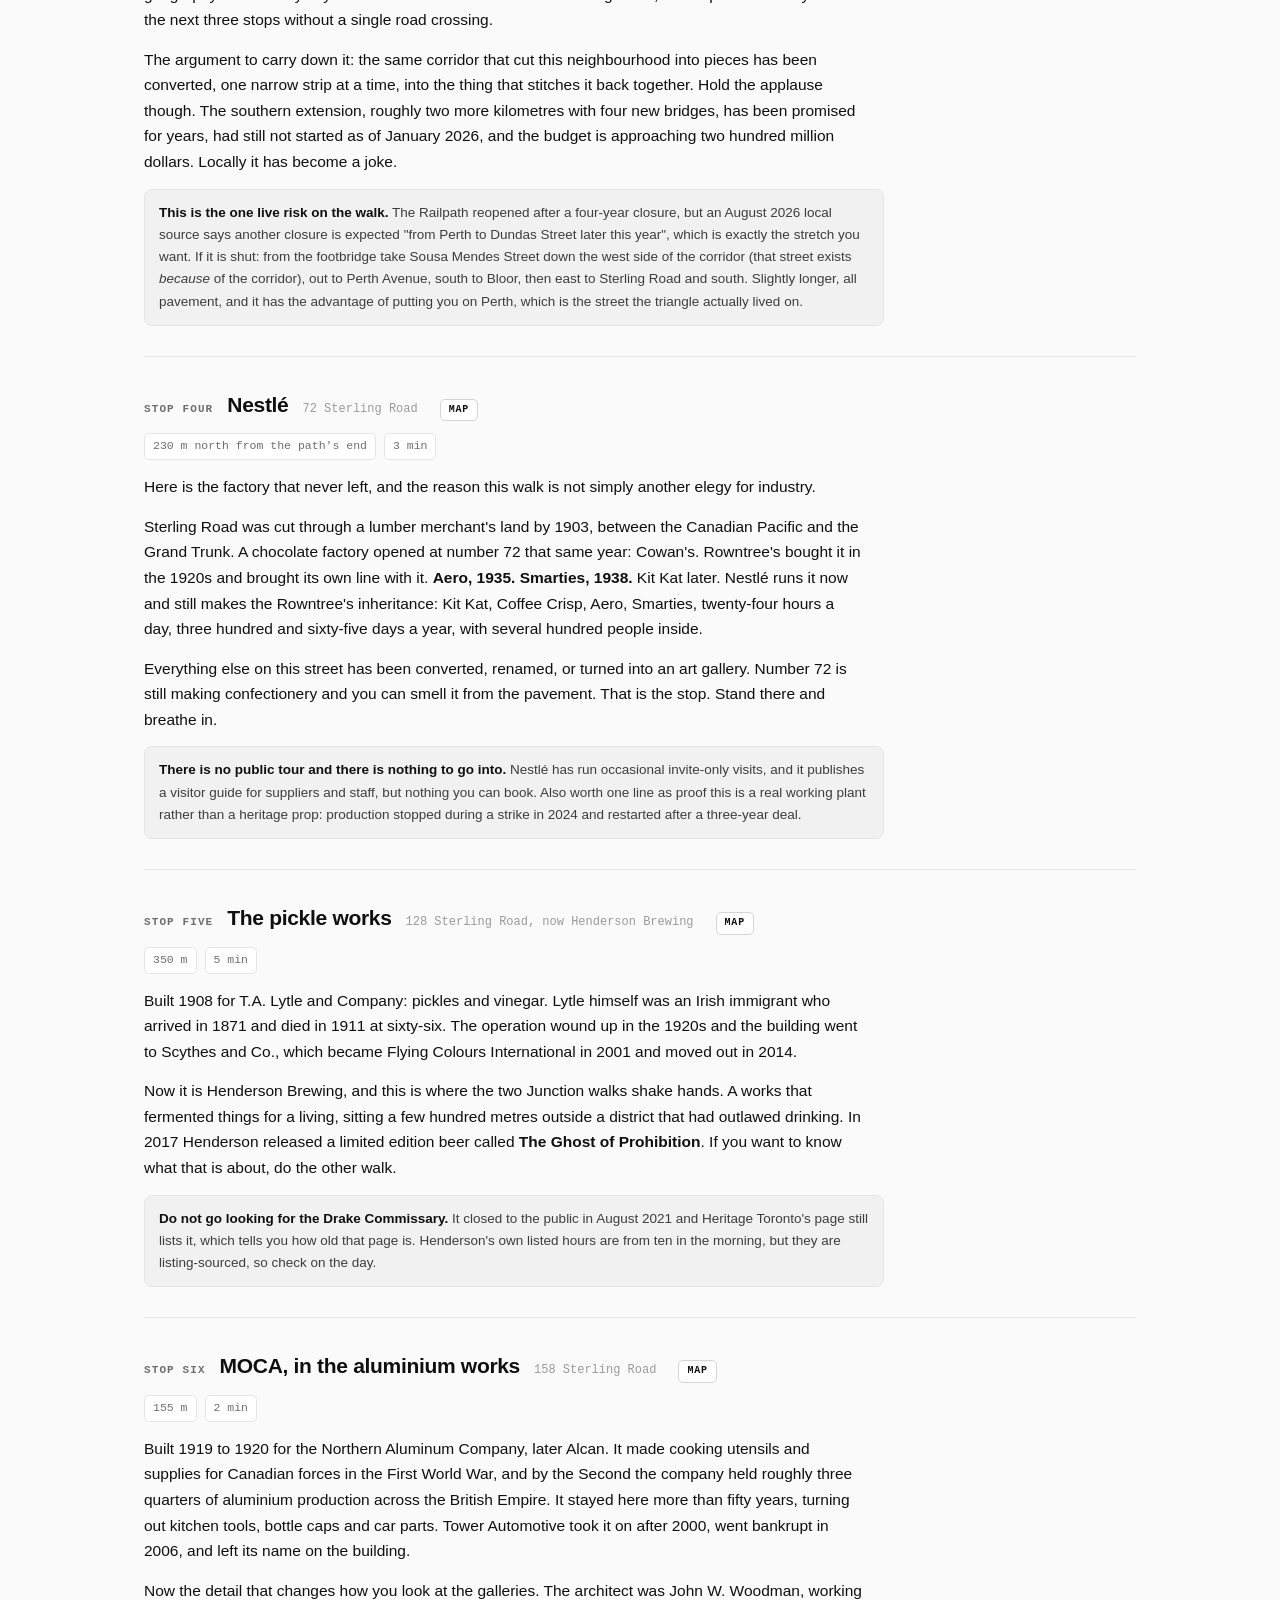
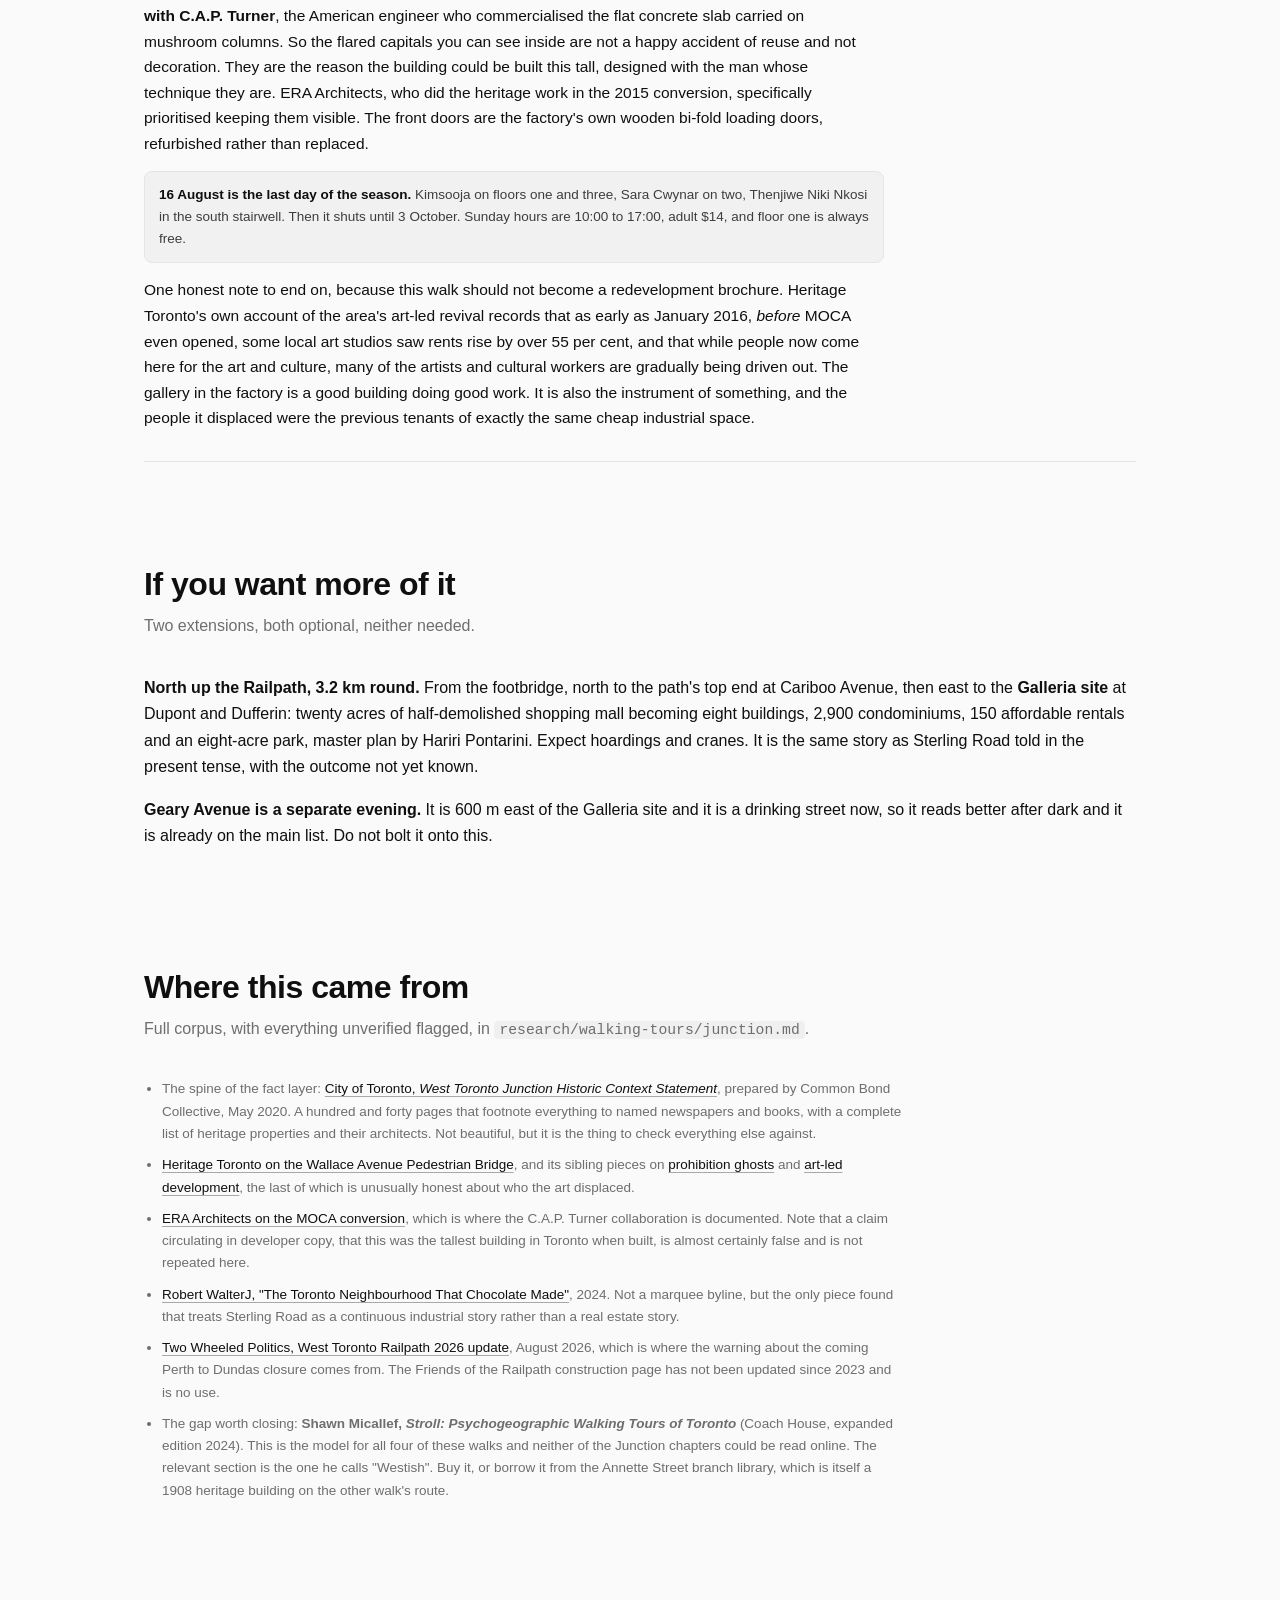
<file: walks/the-rail-triangle.html>
<!doctype html>
<html lang="en">
<head>
<meta charset="utf-8" />
<meta name="robots" content="noindex, nofollow" />
<meta name="viewport" content="width=device-width, initial-scale=1" />
<title>The Rail Triangle: three railways and a chocolate factory</title>
<link rel="stylesheet" href="../assets/style.css">
</head>
<body id="top">
<nav class="topnav"><div class="nav-inner">
<a class="brand" href="../index.html">ONTARIO &rsquo;26</a>
<div class="nav-links">
<a href="the-rail-triangle.html">Rail Triangle</a>
<a href="the-dry-town.html">Dry Town</a>
<a href="who-is-the-city-for.html">The City</a>
<a href="the-carrying-place.html">Carrying Place</a>
<a href="the-arrival-city.html">Arrival City</a>
<a href="eat-the-layers.html">Eat the Layers</a>
</div>
</div></nav>
<div class="wrap">

<header>
  <div class="kicker"><a href="../index.html">&larr; Ontario, 15 to 29 August</a> &middot; Walk two &middot; From the front door</div>
  <h1><span class="roman">Three railways and</span> a chocolate factory</h1>
  <p class="lede">You are staying inside a triangle drawn by rail lines on all three sides. That is not a metaphor. It is why the neighbourhood had no name for a century, why it filled with factories, why it emptied, and why it smells of Kit Kats.</p>
</header>

<div class="facts">
  <div><div class="k">Distance</div><div>4.4 km, about 50 minutes of walking, two to three hours with stops. Starts and ends at your own door.</div></div>
  <div><div class="k">Best day</div><div><strong>Sunday 16 August, starting around 09:15.</strong> MOCA is the last stop and 16 August is its final day before it shuts until October. It opens at 10:00. Walk the tour, arrive at the doors as they open, and the rest of that Sunday is still free for Geary Avenue at 15:00.</div></div>
  <div><div class="k">After the 16th</div><div>The walk still works. You just finish at the outside of a closed gallery, which is a slightly bleaker ending than the one intended.</div></div>
  <div><div class="k">Watch for</div><div>The Railpath may be closed on the stretch you need. There is a street-level fallback below and the walk survives either way.</div></div>
</div>

<div class="map">
  <iframe loading="lazy" src="https://www.openstreetmap.org/export/embed.html?bbox=-79.4620,43.6480,-79.4380,43.6690&amp;layer=mapnik&amp;marker=43.66058,-79.45285" title="Route map, Junction Triangle and Sterling Road"></iframe>
</div>

<hr class="divider" />

<section>
  <h2>The argument</h2>
  <p class="section-lede">Built by rails, emptied by the same logic that built it, resold as culture. And one factory that never left.</p>

  <p>Everything here arrived because of the tracks. The Gurney Foundry, the Comfort Soap Works, the Campbell Flour Mill, Standard Foundry, Nordheimer Piano, Canadian Cycle. Note the verb though: these firms did not grow here, they <strong>moved</strong> here. This was Toronto's first industrial suburb, factories quitting the crowded core for cheap land with a railway siding attached.</p>

  <p>Which is the joke, and the tour's spine. The exact logic that built this place is the logic that later took the jobs to Mississauga and hollowed it out. The neighbourhood was a beneficiary of industrial decentralisation and then a casualty of it, for the same reason, about eighty years apart.</p>

  <p>The name is the giveaway. It did not have one. A local project called Fuzzy Boundaries ran a public vote in March 2010, more than two hundred suggestions came in, and "Junction Triangle" won. Your neighbourhood is sixteen years old and the buildings in it are a hundred and twenty.</p>
</section>

<hr class="divider" />

<section>
  <h2>The walk</h2>
  <p class="section-lede">Out the door, south, west across the tracks, then south along the corridor and back up a dead end street to the gallery.</p>

  <div class="stop">
    <div class="stop-head"><span class="num">Stop one</span><h3>Lansdowne and Wallace</h3><span class="addr">Six minutes from the door</span><a class="maplink" href="https://www.google.com/maps/search/?api=1&query=43.66204%2C-79.44584" target="_blank" rel="noopener">Map</a></div>
    <p>Start with the lofts. These are the converted works of the firms above, and the City's own heritage survey makes the pattern explicit: they were "typically constructed adjacent to railway lines." Not near. Adjacent. The siding was the point.</p>
    <p>Worth knowing what else was made within a few hundred metres of here before 1910: soap, flour, pianos, bicycles and cars. Canadian Cycle became C.C.M., and produced the Russell Model A up at Weston Road and St Clair. There was a car industry on this ground before the First World War.</p>
    <p>Halo Brewery is on the corner at 247 Wallace if it is open, which is genuinely uncertain in 2026, so treat it as a maybe rather than a stop.</p>
  </div>

  <div class="stop">
    <div class="stop-head"><span class="num">Stop two</span><h3>The Wallace Avenue footbridge</h3><span class="addr">Wallace at Sousa Mendes, by number 391</span><a class="maplink" href="https://www.google.com/maps/search/?api=1&query=43.66058%2C-79.45285" target="_blank" rel="noopener">Map</a></div>
    <div class="leg"><span>540 m from stop one</span><span>7 min</span></div>
    <p>The best object on the walk, and the whole tour compressed into one piece of steel.</p>
    <p>Built 1907 for four and a half thousand dollars. It was the Ontario Bridge Company's very first design. It is a Warren pony truss, which means the equilateral steel triangles along the sides are doing the structural work, and it is one of very few left in the city. It crosses the tracks at an oblique angle rather than a right angle, which almost nothing else does.</p>
    <p>And it was meant to be temporary. Heritage Toronto puts it plainly:</p>
    <blockquote>
      <p>Once the Wallace Avenue Pedestrian Bridge was built however, people liked it and the bridge became a permanent feature of the Junction Triangle neighbourhood.</p>
      <cite>Heritage Toronto</cite>
    </blockquote>
    <p>Before it existed, getting to a shop, a school or a job on the other side of the tracks meant walking north to Dupont or south to Bloor. Stand on it and notice that this is still the walking problem here, and that a stopgap from 1907 is still solving it. Every industry it was built to serve has gone. The bridge is protected under the Ontario Heritage Act.</p>
  </div>

  <div class="stop">
    <div class="stop-head"><span class="num">Stop three</span><h3>The West Toronto Railpath</h3><span class="addr">Directly under the bridge, heading south</span><a class="maplink" href="https://www.google.com/maps/search/?api=1&query=43.66054%2C-79.45300" target="_blank" rel="noopener">Map</a></div>
    <div class="leg"><span>1.6 km along the path</span><span>22 min</span></div>
    <p>Drop down onto the path and walk south. It runs on former rail land right along the corridor, and the geography is unusually tidy: its southern end <em>is</em> the mouth of Sterling Road, so the path delivers you to the next three stops without a single road crossing.</p>
    <p>The argument to carry down it: the same corridor that cut this neighbourhood into pieces has been converted, one narrow strip at a time, into the thing that stitches it back together. Hold the applause though. The southern extension, roughly two more kilometres with four new bridges, has been promised for years, had still not started as of January 2026, and the budget is approaching two hundred million dollars. Locally it has become a joke.</p>
    <div class="trap"><strong>This is the one live risk on the walk.</strong> The Railpath reopened after a four-year closure, but an August 2026 local source says another closure is expected "from Perth to Dundas Street later this year", which is exactly the stretch you want. If it is shut: from the footbridge take Sousa Mendes Street down the west side of the corridor (that street exists <em>because</em> of the corridor), out to Perth Avenue, south to Bloor, then east to Sterling Road and south. Slightly longer, all pavement, and it has the advantage of putting you on Perth, which is the street the triangle actually lived on.</div>
  </div>

  <div class="stop">
    <div class="stop-head"><span class="num">Stop four</span><h3>Nestlé</h3><span class="addr">72 Sterling Road</span><a class="maplink" href="https://www.google.com/maps/search/?api=1&query=43.65259%2C-79.44474" target="_blank" rel="noopener">Map</a></div>
    <div class="leg"><span>230 m north from the path's end</span><span>3 min</span></div>
    <p>Here is the factory that never left, and the reason this walk is not simply another elegy for industry.</p>
    <p>Sterling Road was cut through a lumber merchant's land by 1903, between the Canadian Pacific and the Grand Trunk. A chocolate factory opened at number 72 that same year: Cowan's. Rowntree's bought it in the 1920s and brought its own line with it. <strong>Aero, 1935. Smarties, 1938.</strong> Kit Kat later. Nestlé runs it now and still makes the Rowntree's inheritance: Kit Kat, Coffee Crisp, Aero, Smarties, twenty-four hours a day, three hundred and sixty-five days a year, with several hundred people inside.</p>
    <p>Everything else on this street has been converted, renamed, or turned into an art gallery. Number 72 is still making confectionery and you can smell it from the pavement. That is the stop. Stand there and breathe in.</p>
    <div class="trap"><strong>There is no public tour and there is nothing to go into.</strong> Nestlé has run occasional invite-only visits, and it publishes a visitor guide for suppliers and staff, but nothing you can book. Also worth one line as proof this is a real working plant rather than a heritage prop: production stopped during a strike in 2024 and restarted after a three-year deal.</div>
  </div>

  <div class="stop">
    <div class="stop-head"><span class="num">Stop five</span><h3>The pickle works</h3><span class="addr">128 Sterling Road, now Henderson Brewing</span><a class="maplink" href="https://www.google.com/maps/search/?api=1&query=43.65376%2C-79.44543" target="_blank" rel="noopener">Map</a></div>
    <div class="leg"><span>350 m</span><span>5 min</span></div>
    <p>Built 1908 for T.A. Lytle and Company: pickles and vinegar. Lytle himself was an Irish immigrant who arrived in 1871 and died in 1911 at sixty-six. The operation wound up in the 1920s and the building went to Scythes and Co., which became Flying Colours International in 2001 and moved out in 2014.</p>
    <p>Now it is Henderson Brewing, and this is where the two Junction walks shake hands. A works that fermented things for a living, sitting a few hundred metres outside a district that had outlawed drinking. In 2017 Henderson released a limited edition beer called <strong>The Ghost of Prohibition</strong>. If you want to know what that is about, do the other walk.</p>
    <div class="trap"><strong>Do not go looking for the Drake Commissary.</strong> It closed to the public in August 2021 and Heritage Toronto's page still lists it, which tells you how old that page is. Henderson's own listed hours are from ten in the morning, but they are listing-sourced, so check on the day.</div>
  </div>

  <div class="stop">
    <div class="stop-head"><span class="num">Stop six</span><h3>MOCA, in the aluminium works</h3><span class="addr">158 Sterling Road</span><a class="maplink" href="https://www.google.com/maps/search/?api=1&query=43.65461%2C-79.44520" target="_blank" rel="noopener">Map</a></div>
    <div class="leg"><span>155 m</span><span>2 min</span></div>
    <p>Built 1919 to 1920 for the Northern Aluminum Company, later Alcan. It made cooking utensils and supplies for Canadian forces in the First World War, and by the Second the company held roughly three quarters of aluminium production across the British Empire. It stayed here more than fifty years, turning out kitchen tools, bottle caps and car parts. Tower Automotive took it on after 2000, went bankrupt in 2006, and left its name on the building.</p>
    <p>Now the detail that changes how you look at the galleries. The architect was John W. Woodman, working <strong>with C.A.P. Turner</strong>, the American engineer who commercialised the flat concrete slab carried on mushroom columns. So the flared capitals you can see inside are not a happy accident of reuse and not decoration. They are the reason the building could be built this tall, designed with the man whose technique they are. ERA Architects, who did the heritage work in the 2015 conversion, specifically prioritised keeping them visible. The front doors are the factory's own wooden bi-fold loading doors, refurbished rather than replaced.</p>
    <div class="trap"><strong>16 August is the last day of the season.</strong> Kimsooja on floors one and three, Sara Cwynar on two, Thenjiwe Niki Nkosi in the south stairwell. Then it shuts until 3 October. Sunday hours are 10:00 to 17:00, adult $14, and floor one is always free.</div>
    <p>One honest note to end on, because this walk should not become a redevelopment brochure. Heritage Toronto's own account of the area's art-led revival records that as early as January 2016, <em>before</em> MOCA even opened, some local art studios saw rents rise by over 55 per cent, and that while people now come here for the art and culture, many of the artists and cultural workers are gradually being driven out. The gallery in the factory is a good building doing good work. It is also the instrument of something, and the people it displaced were the previous tenants of exactly the same cheap industrial space.</p>
  </div>
</section>

<hr class="divider" />

<section>
  <h2>If you want more of it</h2>
  <p class="section-lede">Two extensions, both optional, neither needed.</p>
  <p><strong>North up the Railpath, 3.2 km round.</strong> From the footbridge, north to the path's top end at Cariboo Avenue, then east to the <strong>Galleria site</strong> at Dupont and Dufferin: twenty acres of half-demolished shopping mall becoming eight buildings, 2,900 condominiums, 150 affordable rentals and an eight-acre park, master plan by Hariri Pontarini. Expect hoardings and cranes. It is the same story as Sterling Road told in the present tense, with the outcome not yet known.</p>
  <p><strong>Geary Avenue is a separate evening.</strong> It is 600 m east of the Galleria site and it is a drinking street now, so it reads better after dark and it is already on the main list. Do not bolt it onto this.</p>
</section>

<hr class="divider" />

<section>
  <h2>Where this came from</h2>
  <p class="section-lede">Full corpus, with everything unverified flagged, in <code>research/walking-tours/junction.md</code>.</p>
  <ul class="sources">
    <li>The spine of the fact layer: <a href="https://www.toronto.ca/wp-content/uploads/2025/02/8dbc-CityPlanning-West-Toronto-Junction-Historic-Context-Statement-Final-May-13-2020.pdf">City of Toronto, <em>West Toronto Junction Historic Context Statement</em></a>, prepared by Common Bond Collective, May 2020. A hundred and forty pages that footnote everything to named newspapers and books, with a complete list of heritage properties and their architects. Not beautiful, but it is the thing to check everything else against.</li>
    <li><a href="https://www.heritagetoronto.org/explore/junction-triangle-toronto-history/wallace-avenue-pedestrian-bridge/">Heritage Toronto on the Wallace Avenue Pedestrian Bridge</a>, and its sibling pieces on <a href="https://www.heritagetoronto.org/explore/junction-triangle-toronto-history/junction-triangle-prohibition-ghosts/">prohibition ghosts</a> and <a href="https://www.heritagetoronto.org/explore/junction-triangle-toronto-history/junction-triangle-art-development/">art-led development</a>, the last of which is unusually honest about who the art displaced.</li>
    <li><a href="https://www.eraarch.ca/projects/moca-toronto/">ERA Architects on the MOCA conversion</a>, which is where the C.A.P. Turner collaboration is documented. Note that a claim circulating in developer copy, that this was the tallest building in Toronto when built, is almost certainly false and is not repeated here.</li>
    <li><a href="https://medium.com/@robertwalterj/the-toronto-neighbourhood-that-chocolate-made-69e3da2549f4">Robert WalterJ, "The Toronto Neighbourhood That Chocolate Made"</a>, 2024. Not a marquee byline, but the only piece found that treats Sterling Road as a continuous industrial story rather than a real estate story.</li>
    <li><a href="https://www.twowheeledpolitics.ca/2026/08/west-toronto-railpath-2026-update.html">Two Wheeled Politics, West Toronto Railpath 2026 update</a>, August 2026, which is where the warning about the coming Perth to Dundas closure comes from. The Friends of the Railpath construction page has not been updated since 2023 and is no use.</li>
    <li>The gap worth closing: <strong>Shawn Micallef, <em>Stroll: Psychogeographic Walking Tours of Toronto</em></strong> (Coach House, expanded edition 2024). This is the model for all four of these walks and neither of the Junction chapters could be read online. The relevant section is the one he calls "Westish". Buy it, or borrow it from the Annette Street branch library, which is itself a 1908 heritage building on the other walk's route.</li>
  </ul>
</section>

</div>
</body>
</html>
</file>
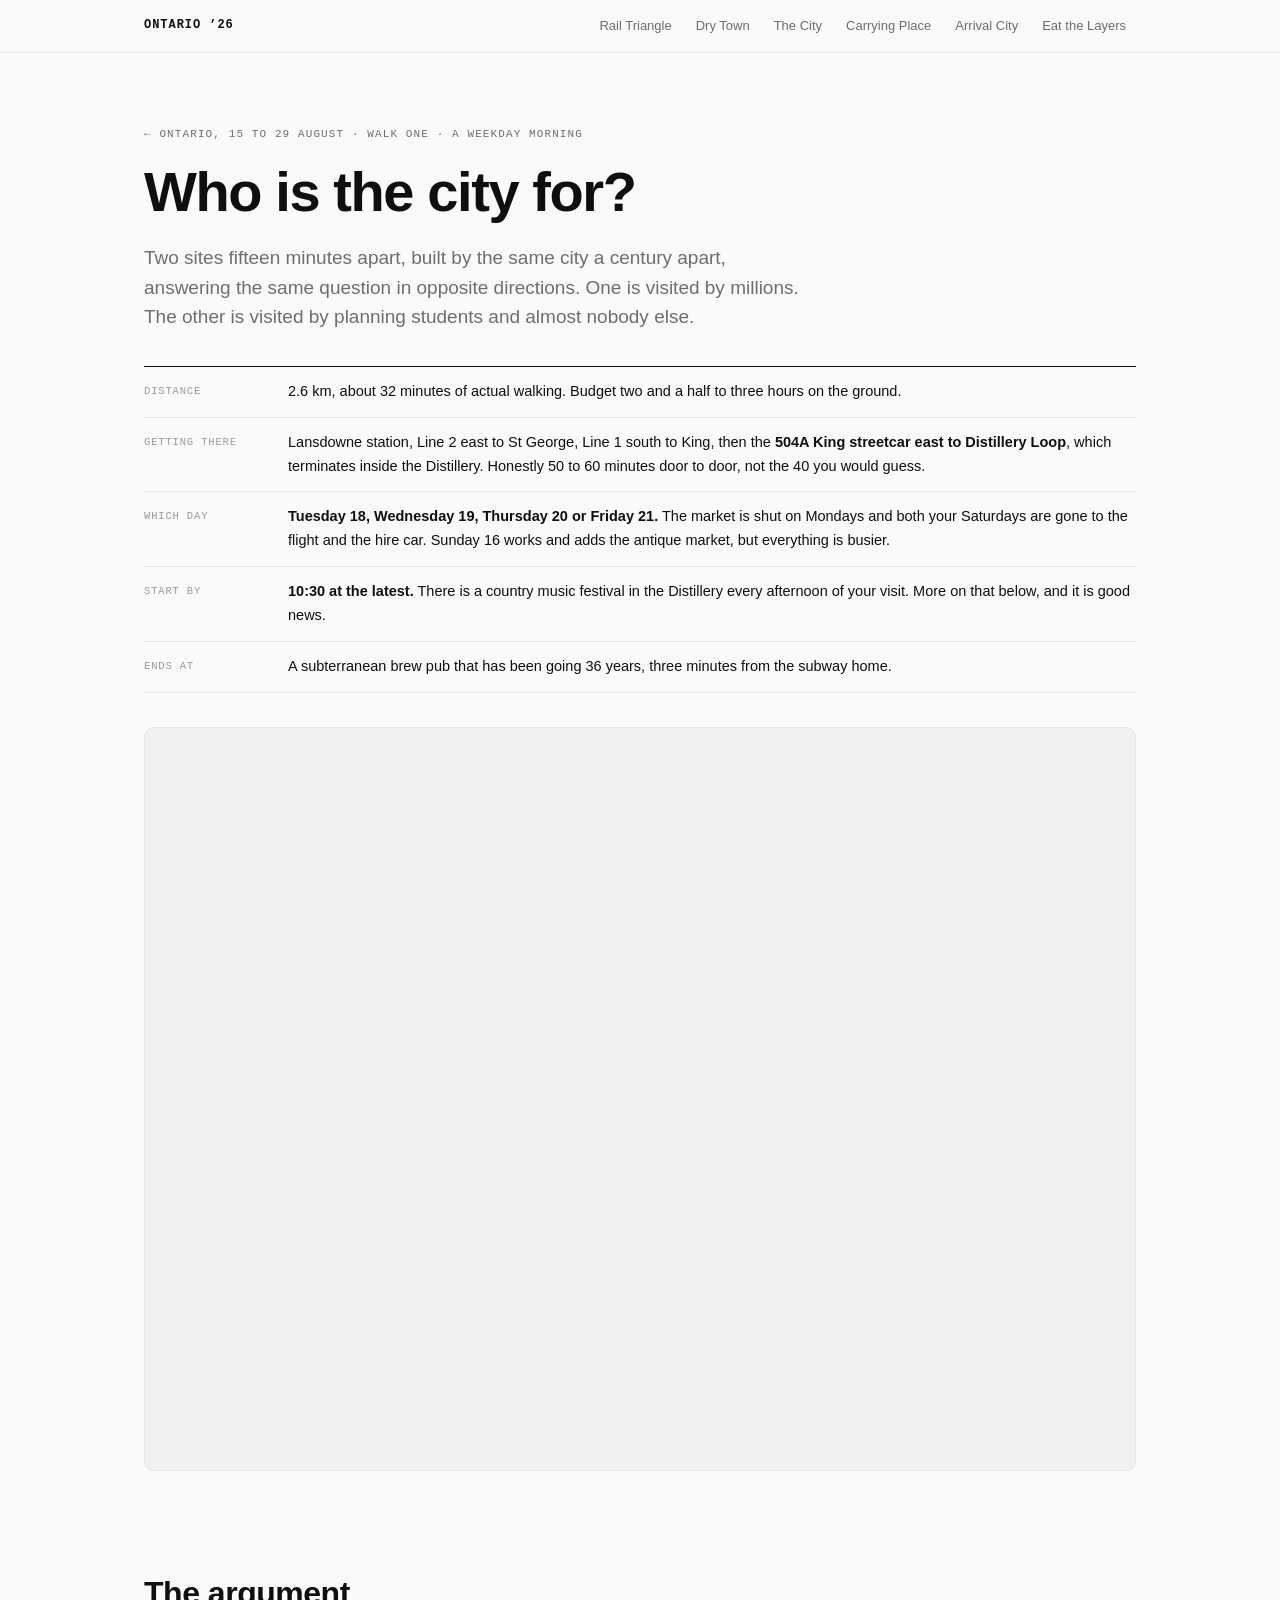
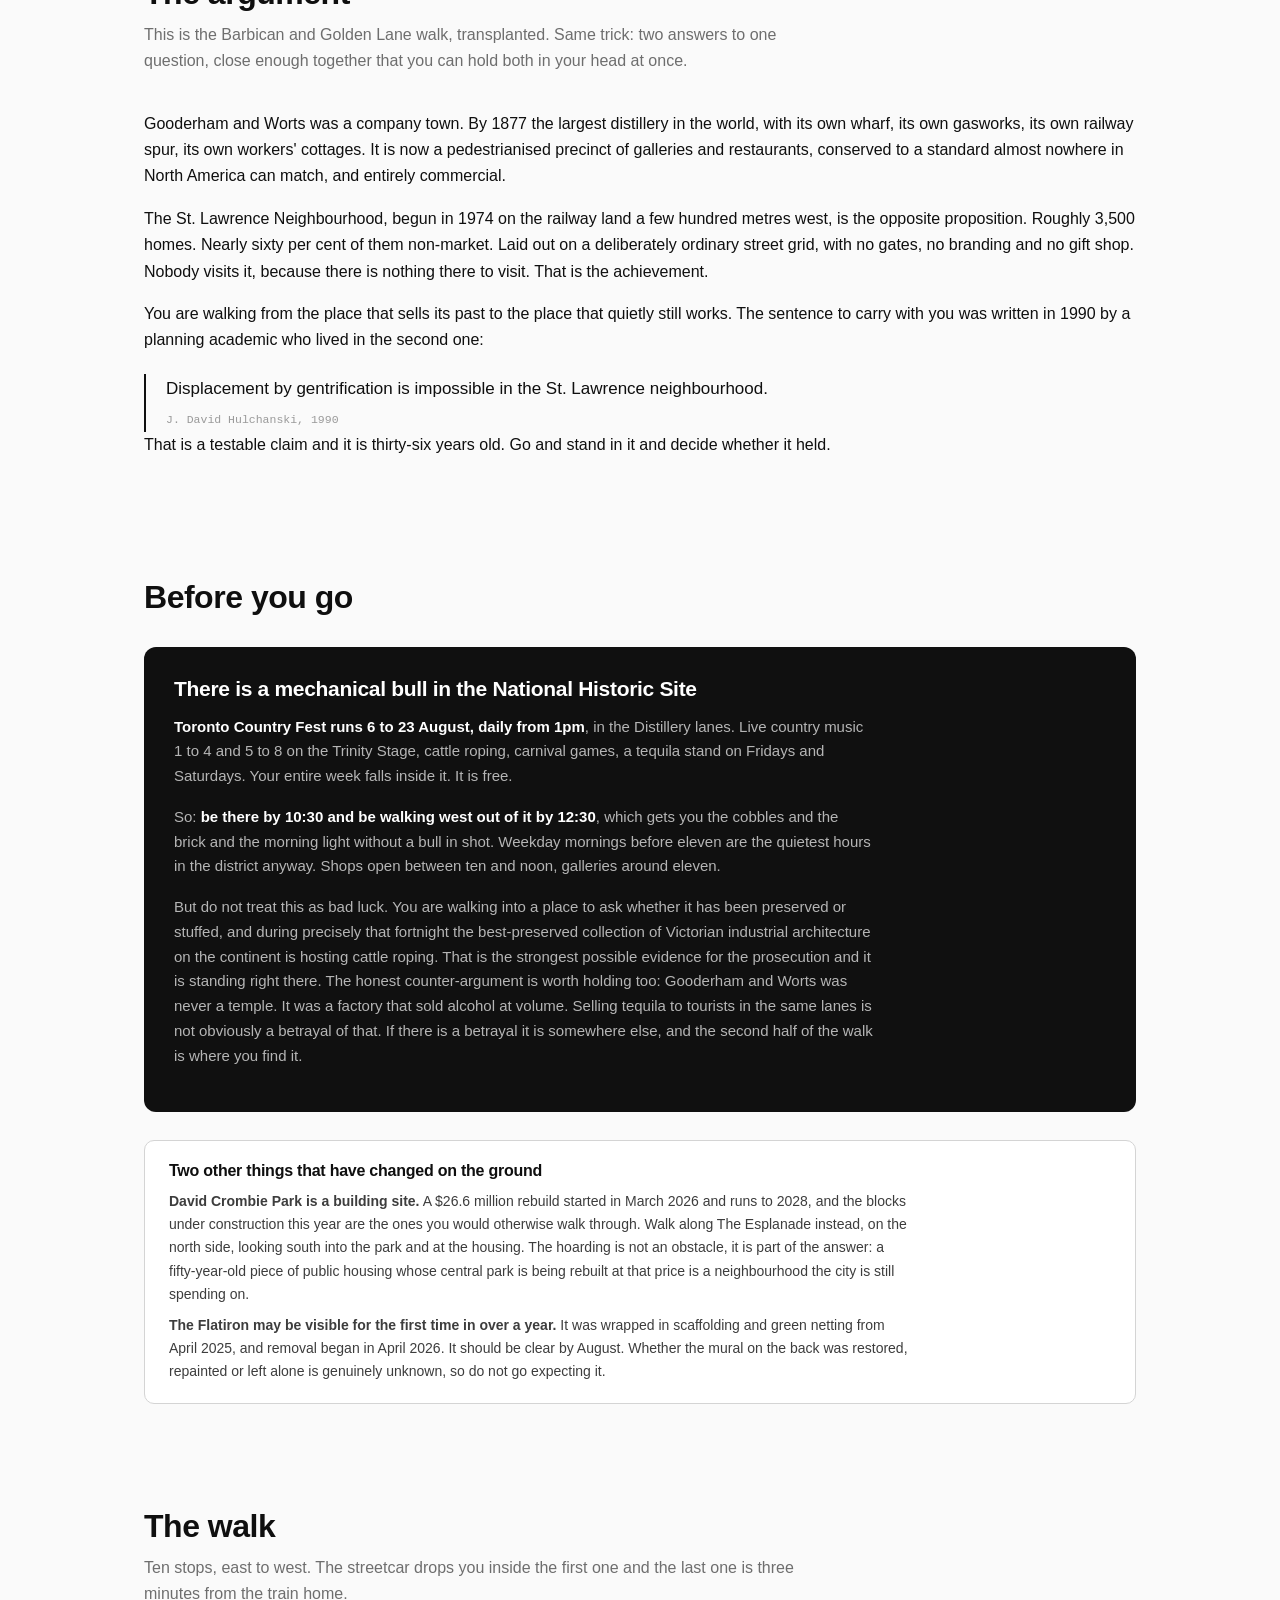
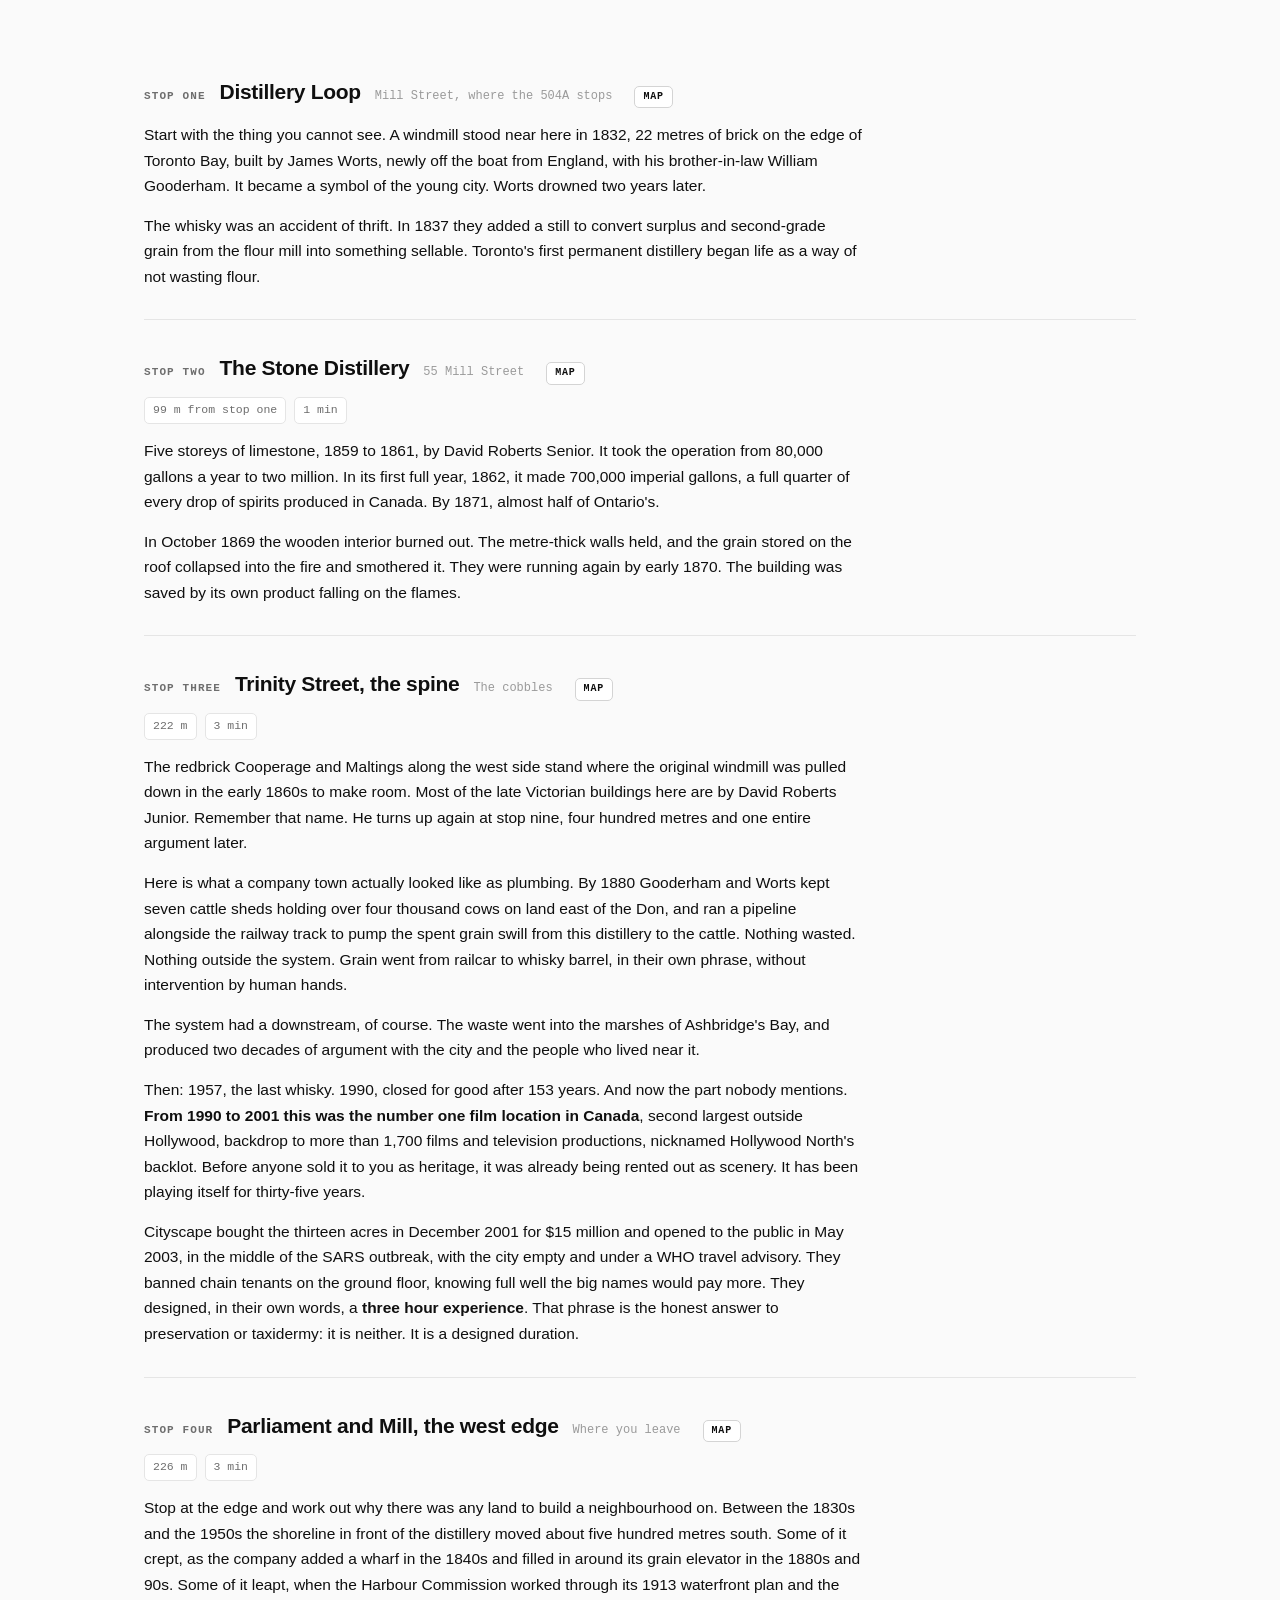
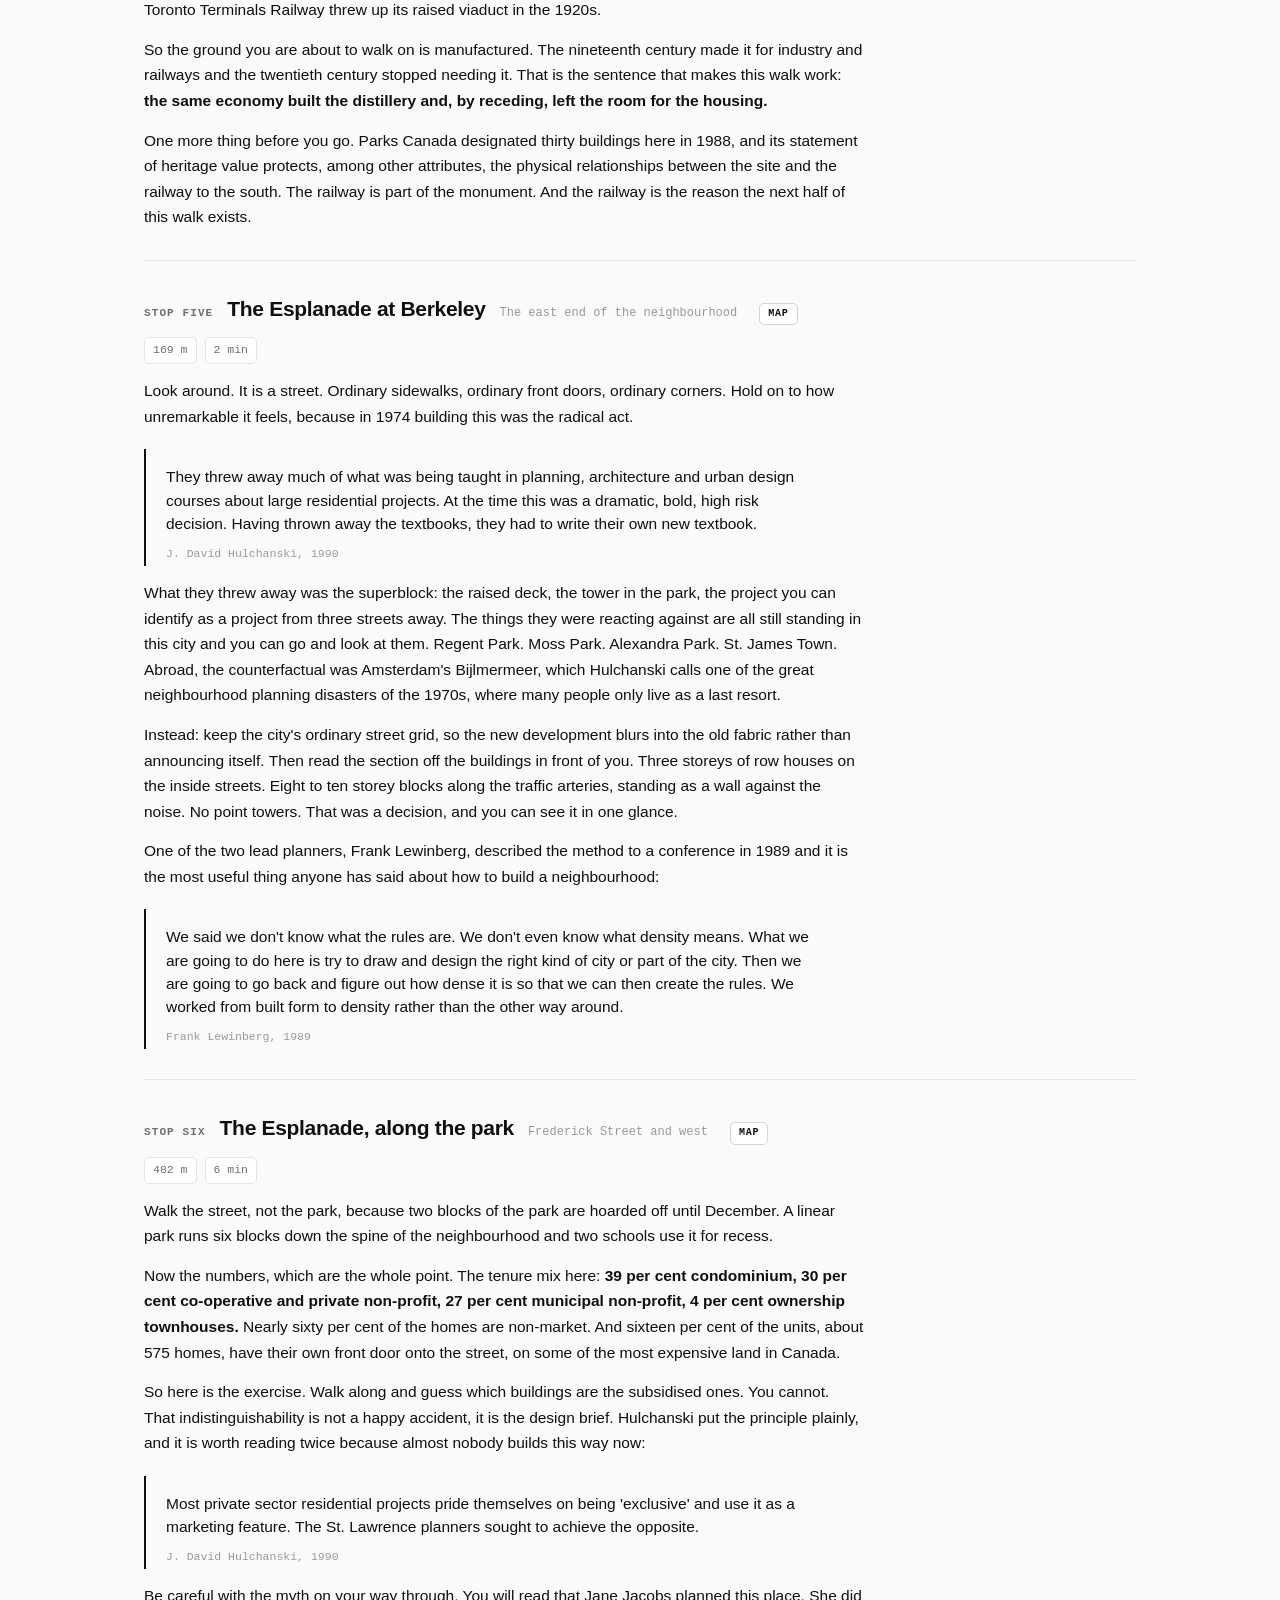
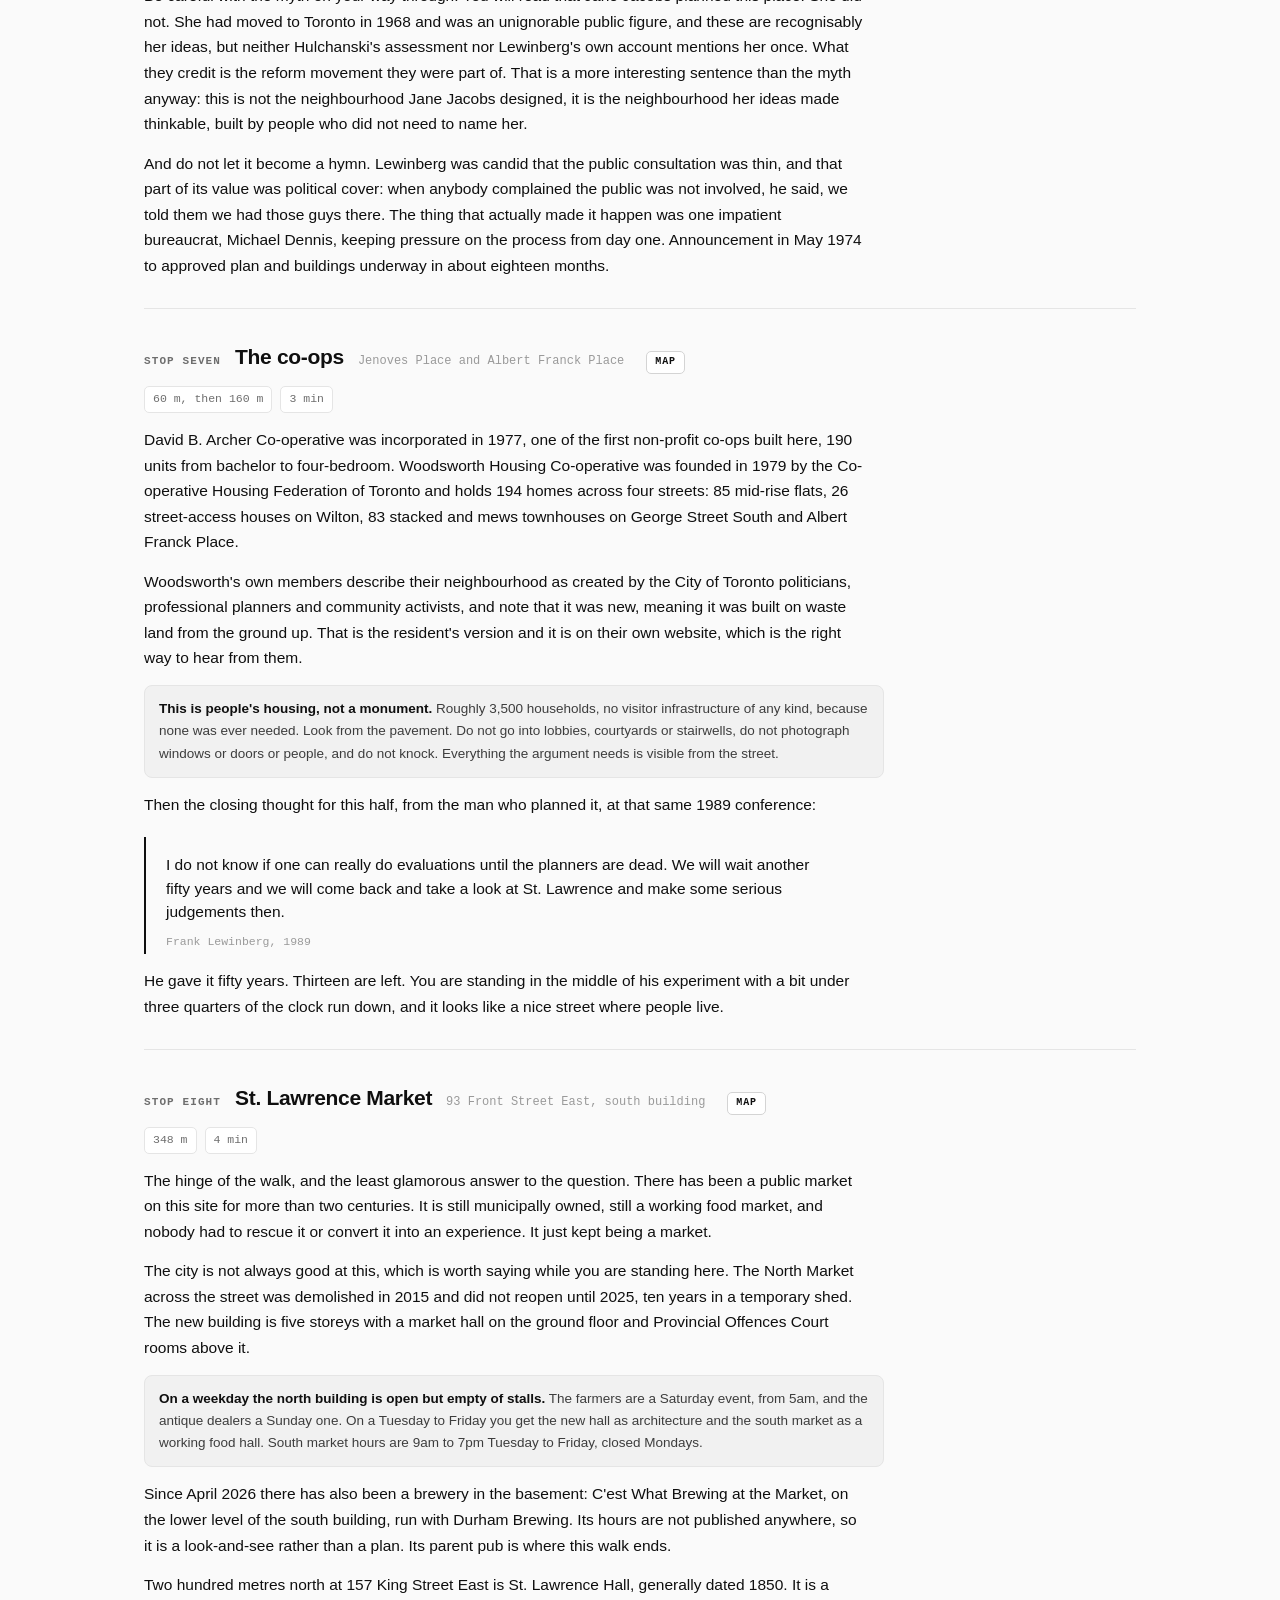
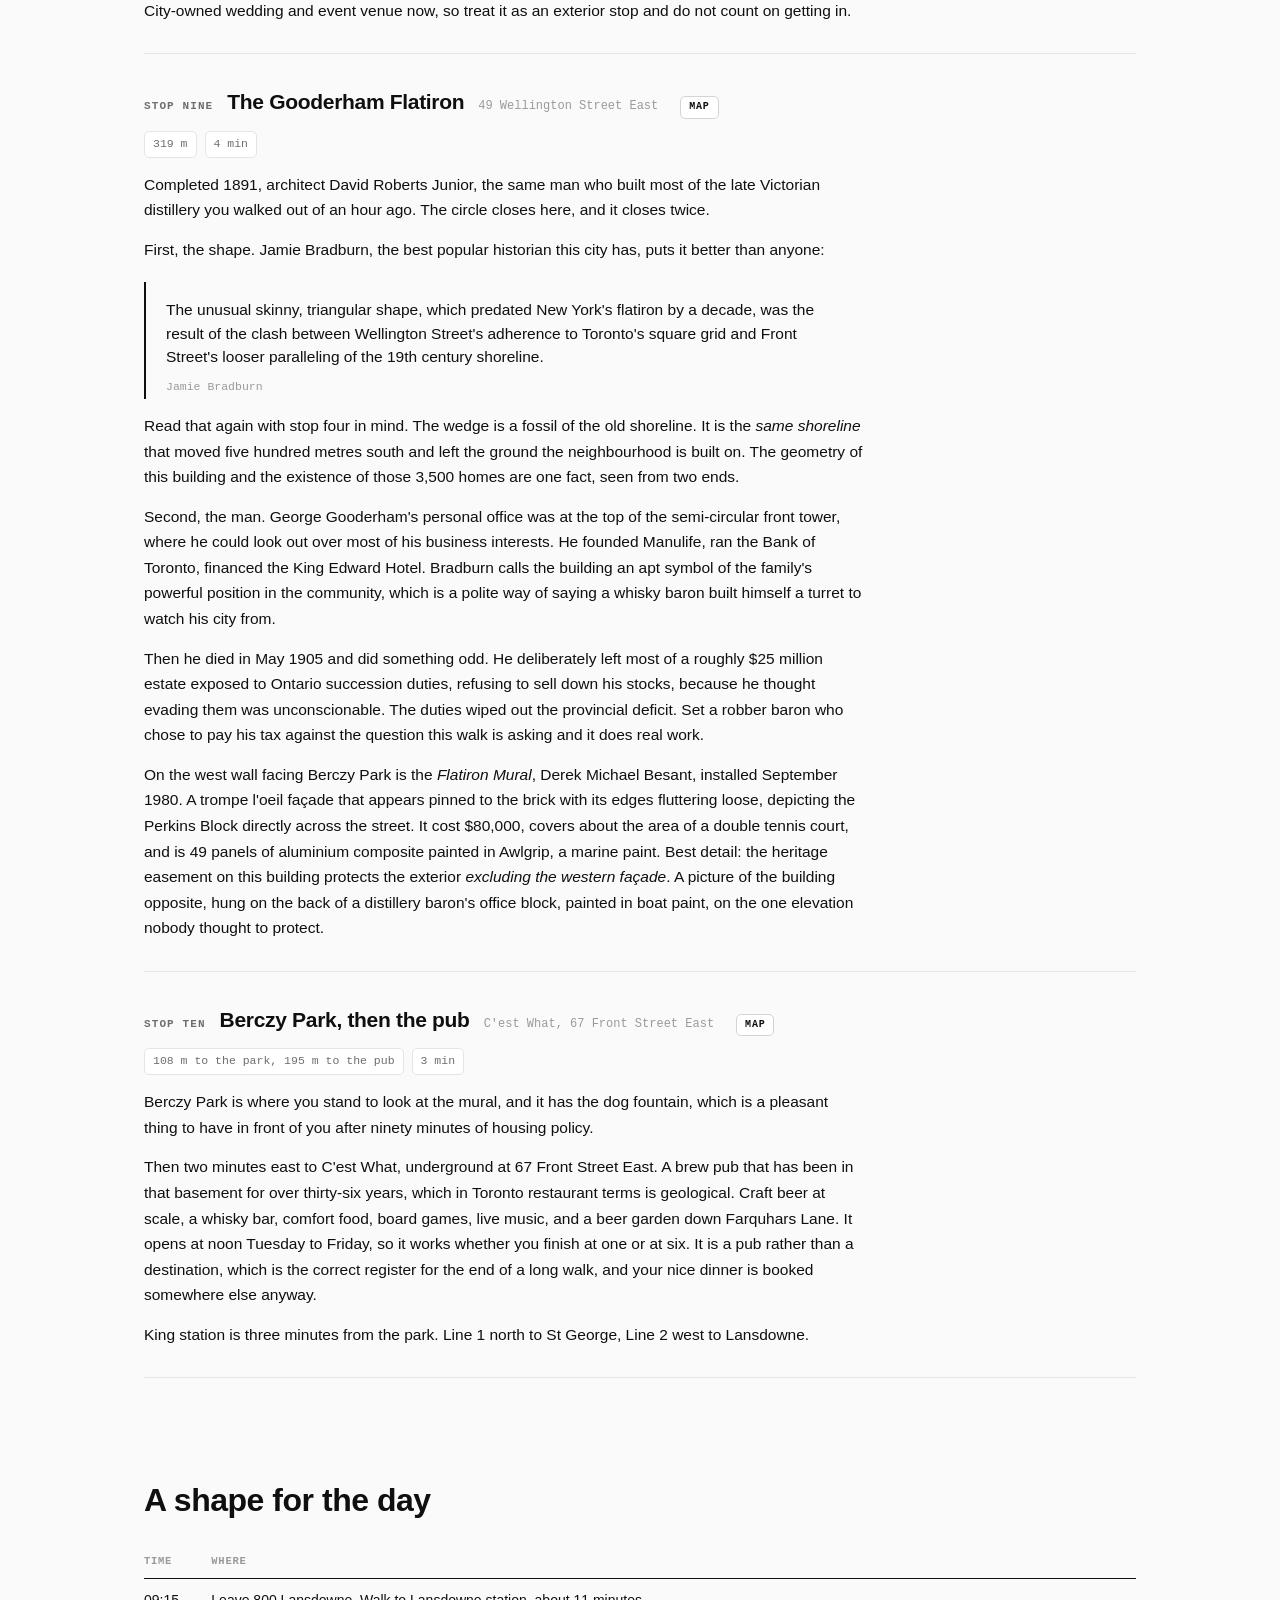
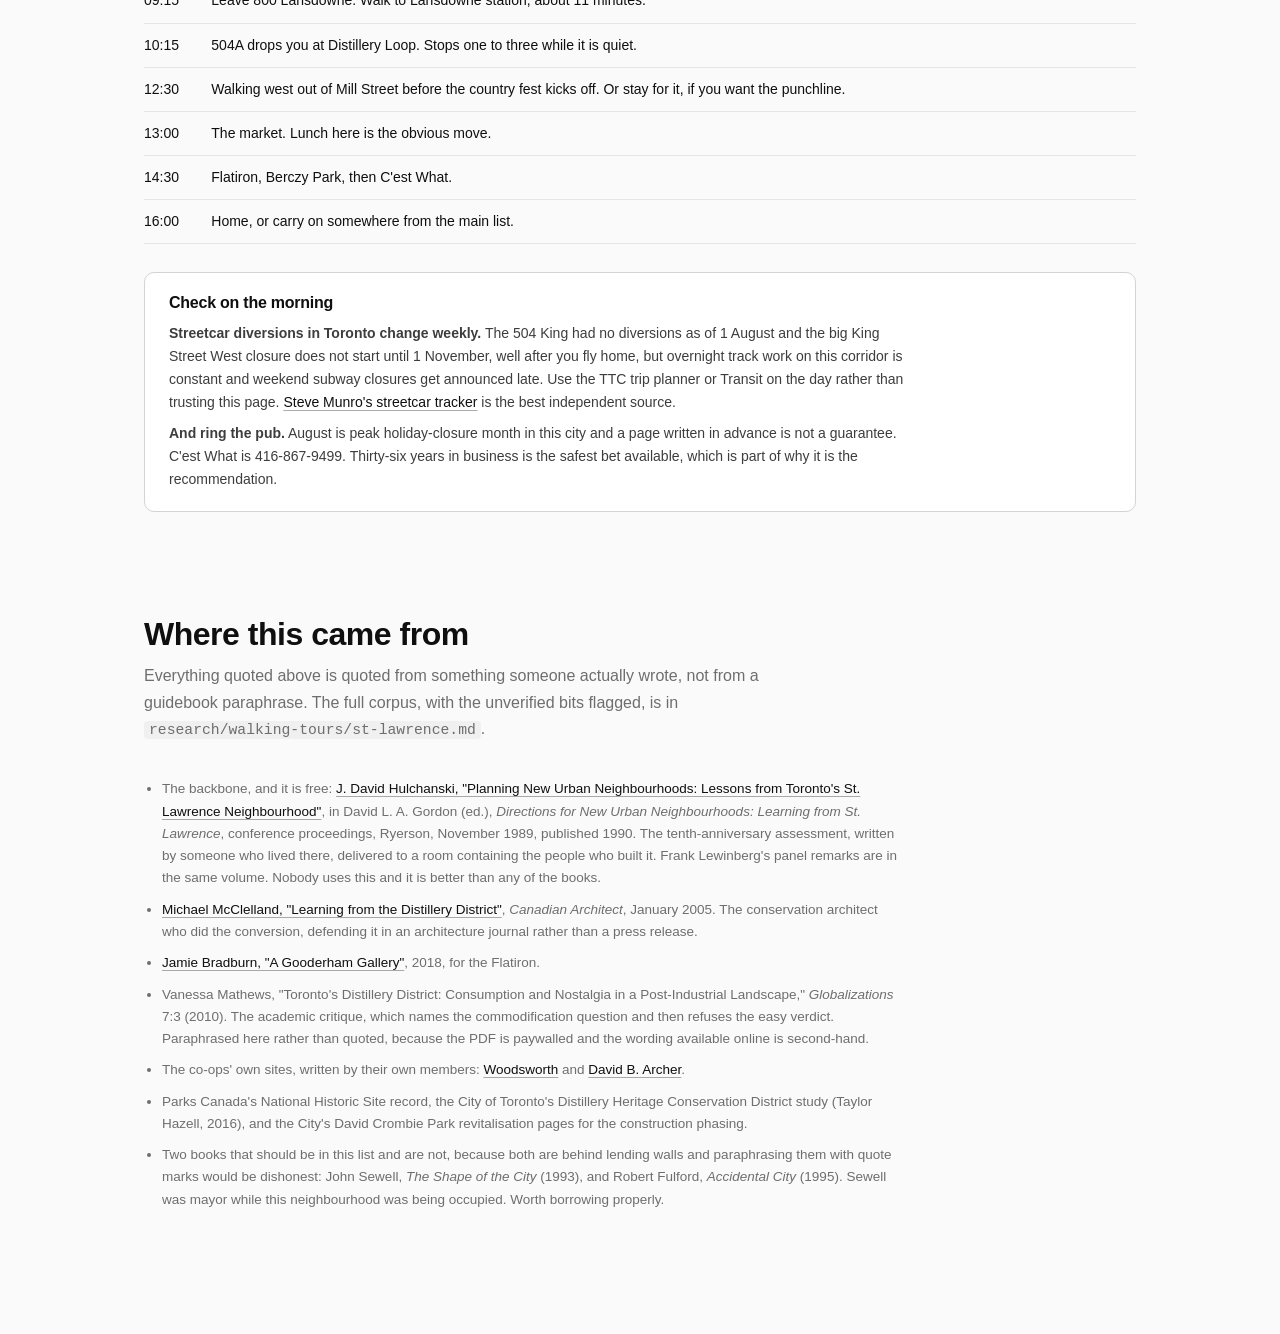
<file: walks/who-is-the-city-for.html>
<!doctype html>
<html lang="en">
<head>
<meta charset="utf-8" />
<meta name="robots" content="noindex, nofollow" />
<meta name="viewport" content="width=device-width, initial-scale=1" />
<title>Who is the city for? A walk from the Distillery to St. Lawrence</title>
<link rel="stylesheet" href="../assets/style.css">
</head>
<body id="top">
<nav class="topnav"><div class="nav-inner">
<a class="brand" href="../index.html">ONTARIO &rsquo;26</a>
<div class="nav-links">
<a href="the-rail-triangle.html">Rail Triangle</a>
<a href="the-dry-town.html">Dry Town</a>
<a href="who-is-the-city-for.html">The City</a>
<a href="the-carrying-place.html">Carrying Place</a>
<a href="the-arrival-city.html">Arrival City</a>
<a href="eat-the-layers.html">Eat the Layers</a>
</div>
</div></nav>
<div class="wrap">

<header>
  <div class="kicker"><a href="../index.html">&larr; Ontario, 15 to 29 August</a> &middot; Walk one &middot; A weekday morning</div>
  <h1><span class="roman">Who is</span> the city for?</h1>
  <p class="lede">Two sites fifteen minutes apart, built by the same city a century apart, answering the same question in opposite directions. One is visited by millions. The other is visited by planning students and almost nobody else.</p>
</header>

<div class="facts">
  <div><div class="k">Distance</div><div>2.6 km, about 32 minutes of actual walking. Budget two and a half to three hours on the ground.</div></div>
  <div><div class="k">Getting there</div><div>Lansdowne station, Line 2 east to St George, Line 1 south to King, then the <strong>504A King streetcar east to Distillery Loop</strong>, which terminates inside the Distillery. Honestly 50 to 60 minutes door to door, not the 40 you would guess.</div></div>
  <div><div class="k">Which day</div><div><strong>Tuesday 18, Wednesday 19, Thursday 20 or Friday 21.</strong> The market is shut on Mondays and both your Saturdays are gone to the flight and the hire car. Sunday 16 works and adds the antique market, but everything is busier.</div></div>
  <div><div class="k">Start by</div><div><strong>10:30 at the latest.</strong> There is a country music festival in the Distillery every afternoon of your visit. More on that below, and it is good news.</div></div>
  <div><div class="k">Ends at</div><div>A subterranean brew pub that has been going 36 years, three minutes from the subway home.</div></div>
</div>

<div class="map">
  <iframe loading="lazy" src="https://www.openstreetmap.org/export/embed.html?bbox=-79.3810,43.6450,-79.3530,43.6530&amp;layer=mapnik&amp;marker=43.65080,-79.35667" title="Route map, Distillery District west to Berczy Park"></iframe>
</div>

<hr class="divider" />

<section>
  <h2>The argument</h2>
  <p class="section-lede">This is the Barbican and Golden Lane walk, transplanted. Same trick: two answers to one question, close enough together that you can hold both in your head at once.</p>

  <p>Gooderham and Worts was a company town. By 1877 the largest distillery in the world, with its own wharf, its own gasworks, its own railway spur, its own workers' cottages. It is now a pedestrianised precinct of galleries and restaurants, conserved to a standard almost nowhere in North America can match, and entirely commercial.</p>

  <p>The St. Lawrence Neighbourhood, begun in 1974 on the railway land a few hundred metres west, is the opposite proposition. Roughly 3,500 homes. Nearly sixty per cent of them non-market. Laid out on a deliberately ordinary street grid, with no gates, no branding and no gift shop. Nobody visits it, because there is nothing there to visit. That is the achievement.</p>

  <p>You are walking from the place that sells its past to the place that quietly still works. The sentence to carry with you was written in 1990 by a planning academic who lived in the second one:</p>

  <blockquote>
    <p>Displacement by gentrification is impossible in the St. Lawrence neighbourhood.</p>
    <cite>J. David Hulchanski, 1990</cite>
  </blockquote>

  <p>That is a testable claim and it is thirty-six years old. Go and stand in it and decide whether it held.</p>
</section>

<hr class="divider" />

<section>
  <h2>Before you go</h2>

  <div class="callout">
    <h3>There is a mechanical bull in the National Historic Site</h3>
    <p><strong>Toronto Country Fest runs 6 to 23 August, daily from 1pm</strong>, in the Distillery lanes. Live country music 1 to 4 and 5 to 8 on the Trinity Stage, cattle roping, carnival games, a tequila stand on Fridays and Saturdays. Your entire week falls inside it. It is free.</p>
    <p>So: <strong>be there by 10:30 and be walking west out of it by 12:30</strong>, which gets you the cobbles and the brick and the morning light without a bull in shot. Weekday mornings before eleven are the quietest hours in the district anyway. Shops open between ten and noon, galleries around eleven.</p>
    <p>But do not treat this as bad luck. You are walking into a place to ask whether it has been preserved or stuffed, and during precisely that fortnight the best-preserved collection of Victorian industrial architecture on the continent is hosting cattle roping. That is the strongest possible evidence for the prosecution and it is standing right there. The honest counter-argument is worth holding too: Gooderham and Worts was never a temple. It was a factory that sold alcohol at volume. Selling tequila to tourists in the same lanes is not obviously a betrayal of that. If there is a betrayal it is somewhere else, and the second half of the walk is where you find it.</p>
  </div>

  <div class="warnbox">
    <h3>Two other things that have changed on the ground</h3>
    <p><strong>David Crombie Park is a building site.</strong> A $26.6 million rebuild started in March 2026 and runs to 2028, and the blocks under construction this year are the ones you would otherwise walk through. Walk along The Esplanade instead, on the north side, looking south into the park and at the housing. The hoarding is not an obstacle, it is part of the answer: a fifty-year-old piece of public housing whose central park is being rebuilt at that price is a neighbourhood the city is still spending on.</p>
    <p><strong>The Flatiron may be visible for the first time in over a year.</strong> It was wrapped in scaffolding and green netting from April 2025, and removal began in April 2026. It should be clear by August. Whether the mural on the back was restored, repainted or left alone is genuinely unknown, so do not go expecting it.</p>
  </div>
</section>

<hr class="divider" />

<section>
  <h2>The walk</h2>
  <p class="section-lede">Ten stops, east to west. The streetcar drops you inside the first one and the last one is three minutes from the train home.</p>

  <div class="stop">
    <div class="stop-head"><span class="num">Stop one</span><h3>Distillery Loop</h3><span class="addr">Mill Street, where the 504A stops</span><a class="maplink" href="https://www.google.com/maps/search/?api=1&query=43.65080%2C-79.35667" target="_blank" rel="noopener">Map</a></div>
    <p>Start with the thing you cannot see. A windmill stood near here in 1832, 22 metres of brick on the edge of Toronto Bay, built by James Worts, newly off the boat from England, with his brother-in-law William Gooderham. It became a symbol of the young city. Worts drowned two years later.</p>
    <p>The whisky was an accident of thrift. In 1837 they added a still to convert surplus and second-grade grain from the flour mill into something sellable. Toronto's first permanent distillery began life as a way of not wasting flour.</p>
  </div>

  <div class="stop">
    <div class="stop-head"><span class="num">Stop two</span><h3>The Stone Distillery</h3><span class="addr">55 Mill Street</span><a class="maplink" href="https://www.google.com/maps/search/?api=1&query=43.65118%2C-79.35757" target="_blank" rel="noopener">Map</a></div>
    <div class="leg"><span>99 m from stop one</span><span>1 min</span></div>
    <p>Five storeys of limestone, 1859 to 1861, by David Roberts Senior. It took the operation from 80,000 gallons a year to two million. In its first full year, 1862, it made 700,000 imperial gallons, a full quarter of every drop of spirits produced in Canada. By 1871, almost half of Ontario's.</p>
    <p>In October 1869 the wooden interior burned out. The metre-thick walls held, and the grain stored on the roof collapsed into the fire and smothered it. They were running again by early 1870. The building was saved by its own product falling on the flames.</p>
  </div>

  <div class="stop">
    <div class="stop-head"><span class="num">Stop three</span><h3>Trinity Street, the spine</h3><span class="addr">The cobbles</span><a class="maplink" href="https://www.google.com/maps/search/?api=1&query=43.65023%2C-79.35951" target="_blank" rel="noopener">Map</a></div>
    <div class="leg"><span>222 m</span><span>3 min</span></div>
    <p>The redbrick Cooperage and Maltings along the west side stand where the original windmill was pulled down in the early 1860s to make room. Most of the late Victorian buildings here are by David Roberts Junior. Remember that name. He turns up again at stop nine, four hundred metres and one entire argument later.</p>
    <p>Here is what a company town actually looked like as plumbing. By 1880 Gooderham and Worts kept seven cattle sheds holding over four thousand cows on land east of the Don, and ran a pipeline alongside the railway track to pump the spent grain swill from this distillery to the cattle. Nothing wasted. Nothing outside the system. Grain went from railcar to whisky barrel, in their own phrase, without intervention by human hands.</p>
    <p>The system had a downstream, of course. The waste went into the marshes of Ashbridge's Bay, and produced two decades of argument with the city and the people who lived near it.</p>
    <p>Then: 1957, the last whisky. 1990, closed for good after 153 years. And now the part nobody mentions. <strong>From 1990 to 2001 this was the number one film location in Canada</strong>, second largest outside Hollywood, backdrop to more than 1,700 films and television productions, nicknamed Hollywood North's backlot. Before anyone sold it to you as heritage, it was already being rented out as scenery. It has been playing itself for thirty-five years.</p>
    <p>Cityscape bought the thirteen acres in December 2001 for $15 million and opened to the public in May 2003, in the middle of the SARS outbreak, with the city empty and under a WHO travel advisory. They banned chain tenants on the ground floor, knowing full well the big names would pay more. They designed, in their own words, a <strong>three hour experience</strong>. That phrase is the honest answer to preservation or taxidermy: it is neither. It is a designed duration.</p>
  </div>

  <div class="stop">
    <div class="stop-head"><span class="num">Stop four</span><h3>Parliament and Mill, the west edge</h3><span class="addr">Where you leave</span><a class="maplink" href="https://www.google.com/maps/search/?api=1&query=43.65034%2C-79.36189" target="_blank" rel="noopener">Map</a></div>
    <div class="leg"><span>226 m</span><span>3 min</span></div>
    <p>Stop at the edge and work out why there was any land to build a neighbourhood on. Between the 1830s and the 1950s the shoreline in front of the distillery moved about five hundred metres south. Some of it crept, as the company added a wharf in the 1840s and filled in around its grain elevator in the 1880s and 90s. Some of it leapt, when the Harbour Commission worked through its 1913 waterfront plan and the Toronto Terminals Railway threw up its raised viaduct in the 1920s.</p>
    <p>So the ground you are about to walk on is manufactured. The nineteenth century made it for industry and railways and the twentieth century stopped needing it. That is the sentence that makes this walk work: <strong>the same economy built the distillery and, by receding, left the room for the housing.</strong></p>
    <p>One more thing before you go. Parks Canada designated thirty buildings here in 1988, and its statement of heritage value protects, among other attributes, the physical relationships between the site and the railway to the south. The railway is part of the monument. And the railway is the reason the next half of this walk exists.</p>
  </div>

  <div class="stop">
    <div class="stop-head"><span class="num">Stop five</span><h3>The Esplanade at Berkeley</h3><span class="addr">The east end of the neighbourhood</span><a class="maplink" href="https://www.google.com/maps/search/?api=1&query=43.65013%2C-79.36365" target="_blank" rel="noopener">Map</a></div>
    <div class="leg"><span>169 m</span><span>2 min</span></div>
    <p>Look around. It is a street. Ordinary sidewalks, ordinary front doors, ordinary corners. Hold on to how unremarkable it feels, because in 1974 building this was the radical act.</p>
    <blockquote>
      <p>They threw away much of what was being taught in planning, architecture and urban design courses about large residential projects. At the time this was a dramatic, bold, high risk decision. Having thrown away the textbooks, they had to write their own new textbook.</p>
      <cite>J. David Hulchanski, 1990</cite>
    </blockquote>
    <p>What they threw away was the superblock: the raised deck, the tower in the park, the project you can identify as a project from three streets away. The things they were reacting against are all still standing in this city and you can go and look at them. Regent Park. Moss Park. Alexandra Park. St. James Town. Abroad, the counterfactual was Amsterdam's Bijlmermeer, which Hulchanski calls one of the great neighbourhood planning disasters of the 1970s, where many people only live as a last resort.</p>
    <p>Instead: keep the city's ordinary street grid, so the new development blurs into the old fabric rather than announcing itself. Then read the section off the buildings in front of you. Three storeys of row houses on the inside streets. Eight to ten storey blocks along the traffic arteries, standing as a wall against the noise. No point towers. That was a decision, and you can see it in one glance.</p>
    <p>One of the two lead planners, Frank Lewinberg, described the method to a conference in 1989 and it is the most useful thing anyone has said about how to build a neighbourhood:</p>
    <blockquote>
      <p>We said we don't know what the rules are. We don't even know what density means. What we are going to do here is try to draw and design the right kind of city or part of the city. Then we are going to go back and figure out how dense it is so that we can then create the rules. We worked from built form to density rather than the other way around.</p>
      <cite>Frank Lewinberg, 1989</cite>
    </blockquote>
  </div>

  <div class="stop">
    <div class="stop-head"><span class="num">Stop six</span><h3>The Esplanade, along the park</h3><span class="addr">Frederick Street and west</span><a class="maplink" href="https://www.google.com/maps/search/?api=1&query=43.64863%2C-79.36829" target="_blank" rel="noopener">Map</a></div>
    <div class="leg"><span>482 m</span><span>6 min</span></div>
    <p>Walk the street, not the park, because two blocks of the park are hoarded off until December. A linear park runs six blocks down the spine of the neighbourhood and two schools use it for recess.</p>
    <p>Now the numbers, which are the whole point. The tenure mix here: <strong>39 per cent condominium, 30 per cent co-operative and private non-profit, 27 per cent municipal non-profit, 4 per cent ownership townhouses.</strong> Nearly sixty per cent of the homes are non-market. And sixteen per cent of the units, about 575 homes, have their own front door onto the street, on some of the most expensive land in Canada.</p>
    <p>So here is the exercise. Walk along and guess which buildings are the subsidised ones. You cannot. That indistinguishability is not a happy accident, it is the design brief. Hulchanski put the principle plainly, and it is worth reading twice because almost nobody builds this way now:</p>
    <blockquote>
      <p>Most private sector residential projects pride themselves on being 'exclusive' and use it as a marketing feature. The St. Lawrence planners sought to achieve the opposite.</p>
      <cite>J. David Hulchanski, 1990</cite>
    </blockquote>
    <p>Be careful with the myth on your way through. You will read that Jane Jacobs planned this place. She did not. She had moved to Toronto in 1968 and was an unignorable public figure, and these are recognisably her ideas, but neither Hulchanski's assessment nor Lewinberg's own account mentions her once. What they credit is the reform movement they were part of. That is a more interesting sentence than the myth anyway: this is not the neighbourhood Jane Jacobs designed, it is the neighbourhood her ideas made thinkable, built by people who did not need to name her.</p>
    <p>And do not let it become a hymn. Lewinberg was candid that the public consultation was thin, and that part of its value was political cover: when anybody complained the public was not involved, he said, we told them we had those guys there. The thing that actually made it happen was one impatient bureaucrat, Michael Dennis, keeping pressure on the process from day one. Announcement in May 1974 to approved plan and buildings underway in about eighteen months.</p>
  </div>

  <div class="stop">
    <div class="stop-head"><span class="num">Stop seven</span><h3>The co-ops</h3><span class="addr">Jenoves Place and Albert Franck Place</span><a class="maplink" href="https://www.google.com/maps/search/?api=1&query=43.64888%2C-79.36883" target="_blank" rel="noopener">Map</a></div>
    <div class="leg"><span>60 m, then 160 m</span><span>3 min</span></div>
    <p>David B. Archer Co-operative was incorporated in 1977, one of the first non-profit co-ops built here, 190 units from bachelor to four-bedroom. Woodsworth Housing Co-operative was founded in 1979 by the Co-operative Housing Federation of Toronto and holds 194 homes across four streets: 85 mid-rise flats, 26 street-access houses on Wilton, 83 stacked and mews townhouses on George Street South and Albert Franck Place.</p>
    <p>Woodsworth's own members describe their neighbourhood as created by the City of Toronto politicians, professional planners and community activists, and note that it was new, meaning it was built on waste land from the ground up. That is the resident's version and it is on their own website, which is the right way to hear from them.</p>
    <div class="trap"><strong>This is people's housing, not a monument.</strong> Roughly 3,500 households, no visitor infrastructure of any kind, because none was ever needed. Look from the pavement. Do not go into lobbies, courtyards or stairwells, do not photograph windows or doors or people, and do not knock. Everything the argument needs is visible from the street.</div>
    <p>Then the closing thought for this half, from the man who planned it, at that same 1989 conference:</p>
    <blockquote>
      <p>I do not know if one can really do evaluations until the planners are dead. We will wait another fifty years and we will come back and take a look at St. Lawrence and make some serious judgements then.</p>
      <cite>Frank Lewinberg, 1989</cite>
    </blockquote>
    <p>He gave it fifty years. Thirteen are left. You are standing in the middle of his experiment with a bit under three quarters of the clock run down, and it looks like a nice street where people live.</p>
  </div>

  <div class="stop">
    <div class="stop-head"><span class="num">Stop eight</span><h3>St. Lawrence Market</h3><span class="addr">93 Front Street East, south building</span><a class="maplink" href="https://www.google.com/maps/search/?api=1&query=43.64910%2C-79.37174" target="_blank" rel="noopener">Map</a></div>
    <div class="leg"><span>348 m</span><span>4 min</span></div>
    <p>The hinge of the walk, and the least glamorous answer to the question. There has been a public market on this site for more than two centuries. It is still municipally owned, still a working food market, and nobody had to rescue it or convert it into an experience. It just kept being a market.</p>
    <p>The city is not always good at this, which is worth saying while you are standing here. The North Market across the street was demolished in 2015 and did not reopen until 2025, ten years in a temporary shed. The new building is five storeys with a market hall on the ground floor and Provincial Offences Court rooms above it.</p>
    <div class="trap"><strong>On a weekday the north building is open but empty of stalls.</strong> The farmers are a Saturday event, from 5am, and the antique dealers a Sunday one. On a Tuesday to Friday you get the new hall as architecture and the south market as a working food hall. South market hours are 9am to 7pm Tuesday to Friday, closed Mondays.</div>
    <p>Since April 2026 there has also been a brewery in the basement: C'est What Brewing at the Market, on the lower level of the south building, run with Durham Brewing. Its hours are not published anywhere, so it is a look-and-see rather than a plan. Its parent pub is where this walk ends.</p>
    <p>Two hundred metres north at 157 King Street East is St. Lawrence Hall, generally dated 1850. It is a City-owned wedding and event venue now, so treat it as an exterior stop and do not count on getting in.</p>
  </div>

  <div class="stop">
    <div class="stop-head"><span class="num">Stop nine</span><h3>The Gooderham Flatiron</h3><span class="addr">49 Wellington Street East</span><a class="maplink" href="https://www.google.com/maps/search/?api=1&query=43.64837%2C-79.37440" target="_blank" rel="noopener">Map</a></div>
    <div class="leg"><span>319 m</span><span>4 min</span></div>
    <p>Completed 1891, architect David Roberts Junior, the same man who built most of the late Victorian distillery you walked out of an hour ago. The circle closes here, and it closes twice.</p>
    <p>First, the shape. Jamie Bradburn, the best popular historian this city has, puts it better than anyone:</p>
    <blockquote>
      <p>The unusual skinny, triangular shape, which predated New York's flatiron by a decade, was the result of the clash between Wellington Street's adherence to Toronto's square grid and Front Street's looser paralleling of the 19th century shoreline.</p>
      <cite>Jamie Bradburn</cite>
    </blockquote>
    <p>Read that again with stop four in mind. The wedge is a fossil of the old shoreline. It is the <em>same shoreline</em> that moved five hundred metres south and left the ground the neighbourhood is built on. The geometry of this building and the existence of those 3,500 homes are one fact, seen from two ends.</p>
    <p>Second, the man. George Gooderham's personal office was at the top of the semi-circular front tower, where he could look out over most of his business interests. He founded Manulife, ran the Bank of Toronto, financed the King Edward Hotel. Bradburn calls the building an apt symbol of the family's powerful position in the community, which is a polite way of saying a whisky baron built himself a turret to watch his city from.</p>
    <p>Then he died in May 1905 and did something odd. He deliberately left most of a roughly $25 million estate exposed to Ontario succession duties, refusing to sell down his stocks, because he thought evading them was unconscionable. The duties wiped out the provincial deficit. Set a robber baron who chose to pay his tax against the question this walk is asking and it does real work.</p>
    <p>On the west wall facing Berczy Park is the <em>Flatiron Mural</em>, Derek Michael Besant, installed September 1980. A trompe l'oeil façade that appears pinned to the brick with its edges fluttering loose, depicting the Perkins Block directly across the street. It cost $80,000, covers about the area of a double tennis court, and is 49 panels of aluminium composite painted in Awlgrip, a marine paint. Best detail: the heritage easement on this building protects the exterior <em>excluding the western façade</em>. A picture of the building opposite, hung on the back of a distillery baron's office block, painted in boat paint, on the one elevation nobody thought to protect.</p>
  </div>

  <div class="stop">
    <div class="stop-head"><span class="num">Stop ten</span><h3>Berczy Park, then the pub</h3><span class="addr">C'est What, 67 Front Street East</span><a class="maplink" href="https://www.google.com/maps/search/?api=1&query=43.64798%2C-79.37540" target="_blank" rel="noopener">Map</a></div>
    <div class="leg"><span>108 m to the park, 195 m to the pub</span><span>3 min</span></div>
    <p>Berczy Park is where you stand to look at the mural, and it has the dog fountain, which is a pleasant thing to have in front of you after ninety minutes of housing policy.</p>
    <p>Then two minutes east to C'est What, underground at 67 Front Street East. A brew pub that has been in that basement for over thirty-six years, which in Toronto restaurant terms is geological. Craft beer at scale, a whisky bar, comfort food, board games, live music, and a beer garden down Farquhars Lane. It opens at noon Tuesday to Friday, so it works whether you finish at one or at six. It is a pub rather than a destination, which is the correct register for the end of a long walk, and your nice dinner is booked somewhere else anyway.</p>
    <p>King station is three minutes from the park. Line 1 north to St George, Line 2 west to Lansdowne.</p>
  </div>
</section>

<hr class="divider" />

<section>
  <h2>A shape for the day</h2>
  <div class="scroller">
    <table>
      <thead><tr><th>Time</th><th>Where</th></tr></thead>
      <tbody>
        <tr><td>09:15</td><td>Leave 800 Lansdowne. Walk to Lansdowne station, about 11 minutes.</td></tr>
        <tr><td>10:15</td><td>504A drops you at Distillery Loop. Stops one to three while it is quiet.</td></tr>
        <tr><td>12:30</td><td>Walking west out of Mill Street before the country fest kicks off. Or stay for it, if you want the punchline.</td></tr>
        <tr><td>13:00</td><td>The market. Lunch here is the obvious move.</td></tr>
        <tr><td>14:30</td><td>Flatiron, Berczy Park, then C'est What.</td></tr>
        <tr><td>16:00</td><td>Home, or carry on somewhere from the main list.</td></tr>
      </tbody>
    </table>
  </div>

  <div class="warnbox">
    <h3>Check on the morning</h3>
    <p><strong>Streetcar diversions in Toronto change weekly.</strong> The 504 King had no diversions as of 1 August and the big King Street West closure does not start until 1 November, well after you fly home, but overnight track work on this corridor is constant and weekend subway closures get announced late. Use the TTC trip planner or Transit on the day rather than trusting this page. <a href="https://stevemunro.ca/where-is-my-streetcar-spring-fall-2026-edition/">Steve Munro's streetcar tracker</a> is the best independent source.</p>
    <p><strong>And ring the pub.</strong> August is peak holiday-closure month in this city and a page written in advance is not a guarantee. C'est What is 416-867-9499. Thirty-six years in business is the safest bet available, which is part of why it is the recommendation.</p>
  </div>
</section>

<hr class="divider" />

<section>
  <h2>Where this came from</h2>
  <p class="section-lede">Everything quoted above is quoted from something someone actually wrote, not from a guidebook paraphrase. The full corpus, with the unverified bits flagged, is in <code>research/walking-tours/st-lawrence.md</code>.</p>
  <ul class="sources">
    <li>The backbone, and it is free: <a href="https://tspace.library.utoronto.ca/bitstreams/3ed91c9a-6438-4b1e-a0ed-1e0fc94e73be/download">J. David Hulchanski, "Planning New Urban Neighbourhoods: Lessons from Toronto's St. Lawrence Neighbourhood"</a>, in David L. A. Gordon (ed.), <em>Directions for New Urban Neighbourhoods: Learning from St. Lawrence</em>, conference proceedings, Ryerson, November 1989, published 1990. The tenth-anniversary assessment, written by someone who lived there, delivered to a room containing the people who built it. Frank Lewinberg's panel remarks are in the same volume. Nobody uses this and it is better than any of the books.</li>
    <li><a href="https://www.canadianarchitect.com/learning-from-the-distillery-district/">Michael McClelland, "Learning from the Distillery District"</a>, <em>Canadian Architect</em>, January 2005. The conservation architect who did the conversion, defending it in an architecture journal rather than a press release.</li>
    <li><a href="https://jamiebradburnwriting.wordpress.com/2018/12/13/a-gooderham-gallery/">Jamie Bradburn, "A Gooderham Gallery"</a>, 2018, for the Flatiron.</li>
    <li>Vanessa Mathews, "Toronto's Distillery District: Consumption and Nostalgia in a Post-Industrial Landscape," <em>Globalizations</em> 7:3 (2010). The academic critique, which names the commodification question and then refuses the easy verdict. Paraphrased here rather than quoted, because the PDF is paywalled and the wording available online is second-hand.</li>
    <li>The co-ops' own sites, written by their own members: <a href="https://www.woodsworthcoop.ca/">Woodsworth</a> and <a href="https://davidbarcherco-op.ca/">David B. Archer</a>.</li>
    <li>Parks Canada's National Historic Site record, the City of Toronto's Distillery Heritage Conservation District study (Taylor Hazell, 2016), and the City's David Crombie Park revitalisation pages for the construction phasing.</li>
    <li>Two books that should be in this list and are not, because both are behind lending walls and paraphrasing them with quote marks would be dishonest: John Sewell, <em>The Shape of the City</em> (1993), and Robert Fulford, <em>Accidental City</em> (1995). Sewell was mayor while this neighbourhood was being occupied. Worth borrowing properly.</li>
  </ul>
</section>

</div>
</body>
</html>
</file>
<file: assets/style.css>
/* Ontario '26 — design system. Cursor-guided: pure neutral, sans, mono micro-labels,
   space over dividers, hairline borders. One sheet for all pages. */

:root {
  --bg: #fafafa;
  --surface: #ffffff;
  --ink: #0f0f0f;
  --muted: #6e6e6e;
  --faint: #9a9a9a;
  --rule: #e5e5e5;
  --rule-strong: #d4d4d4;
  --mono: ui-monospace, "SF Mono", SFMono-Regular, Menlo, Consolas, monospace;
  --sans: -apple-system, BlinkMacSystemFont, "Segoe UI", Roboto, "Helvetica Neue", Arial, sans-serif;
}

* { box-sizing: border-box; }
html { scroll-behavior: smooth; }
html, body { margin: 0; padding: 0; background: var(--bg); color: var(--ink); }
body {
  font-family: var(--sans);
  font-size: 16px; line-height: 1.65;
  -webkit-font-smoothing: antialiased;
  text-rendering: optimizeLegibility;
}

/* ---------- nav ---------- */
.topnav {
  position: sticky; top: 0; z-index: 50;
  background: rgba(250, 250, 250, 0.88);
  -webkit-backdrop-filter: blur(12px); backdrop-filter: blur(12px);
  border-bottom: 1px solid var(--rule);
}
.nav-inner {
  max-width: 1040px; margin: 0 auto; padding: 0 24px;
  display: flex; align-items: center; gap: 24px; height: 52px;
}
.brand {
  font-family: var(--mono); font-size: 12px; font-weight: 600;
  letter-spacing: 0.08em; color: var(--ink);
  text-decoration: none; flex-shrink: 0;
}
.nav-links {
  display: flex; gap: 4px; overflow-x: auto; -webkit-overflow-scrolling: touch;
  scrollbar-width: none; margin-left: auto;
}
.nav-links::-webkit-scrollbar { display: none; }
.nav-links a {
  font-size: 13px; font-weight: 500; color: var(--muted);
  text-decoration: none; padding: 6px 10px; border-radius: 6px; white-space: nowrap;
}
.nav-links a:hover { color: var(--ink); background: #efefef; }

/* ---------- layout ---------- */
.wrap { max-width: 1040px; margin: 0 auto; padding: 72px 24px 120px; }
@media (max-width: 640px) { .wrap { padding: 44px 18px 80px; } }

section { margin-top: 104px; scroll-margin-top: 76px; }
@media (max-width: 640px) { section { margin-top: 72px; } }
hr.divider { border: 0; height: 0; margin: 0; }

h1, h2, h3, h4 { font-family: var(--sans); margin: 0; letter-spacing: -0.015em; }
h1 { font-size: clamp(34px, 5.4vw, 56px); line-height: 1.04; font-weight: 650; letter-spacing: -0.025em; }
h1 .roman { font-style: normal; }
h2 { font-size: clamp(24px, 3.4vw, 32px); line-height: 1.15; font-weight: 650; }
h3 { font-size: 19px; line-height: 1.3; font-weight: 600; }
p { margin: 0 0 16px; }

a { color: var(--ink); text-decoration: underline; text-decoration-thickness: 1px; text-underline-offset: 3px; text-decoration-color: rgba(15,15,15,0.35); }
a:hover { text-decoration-color: var(--ink); }

.kicker {
  font-family: var(--mono); font-size: 11px; font-weight: 500;
  letter-spacing: 0.1em; text-transform: uppercase; color: var(--muted); margin-bottom: 20px;
}
.kicker a { color: var(--muted); text-decoration: none; }
.kicker a:hover { color: var(--ink); }
.lede { font-size: 19px; line-height: 1.55; color: var(--muted); max-width: 660px; margin: 22px 0 0; font-weight: 400; }
section > h2 { margin-bottom: 10px; }
.section-lede { color: var(--muted); max-width: 680px; margin: 0 0 36px; }
h3.sub { margin-top: 64px; margin-bottom: 8px; font-size: 16px; font-family: var(--mono); font-weight: 600; letter-spacing: 0.06em; text-transform: uppercase; color: var(--ink); }

/* ---------- fact tables ---------- */
.facts { border-top: 1px solid var(--ink); margin-top: 34px; }
.facts > div { display: grid; grid-template-columns: 130px 1fr; gap: 14px; padding: 13px 0; border-bottom: 1px solid var(--rule); font-size: 14.5px; }
.facts .k { font-family: var(--mono); font-size: 10.5px; font-weight: 500; letter-spacing: 0.08em; text-transform: uppercase; color: var(--faint); padding-top: 3px; }

.shape { border-top: 1px solid var(--ink); margin-top: 32px; }
.shape > div { display: grid; grid-template-columns: 180px 1fr; gap: 20px; padding: 14px 0; border-bottom: 1px solid var(--rule); font-size: 14.5px; }
.shape .when { font-family: var(--mono); font-size: 11px; font-weight: 500; letter-spacing: 0.06em; text-transform: uppercase; color: var(--faint); padding-top: 2px; }
@media (max-width: 640px) { .shape > div { grid-template-columns: 1fr; gap: 4px; } }

.base { display: grid; grid-template-columns: 1fr 1fr; gap: 32px; margin-top: 36px; align-items: start; }
@media (max-width: 860px) { .base { grid-template-columns: 1fr; } }

/* ---------- maps ---------- */
.map { aspect-ratio: 4 / 3; border: 1px solid var(--rule); border-radius: 10px; overflow: hidden; background: #f0f0f0; }
.map iframe { width: 100%; height: 100%; border: 0; display: block; }
header + .map, .facts + .map { margin-top: 34px; }
.map.wide, div.map[style] { aspect-ratio: 16/10; }

/* ---------- entries ---------- */
.entry { padding: 26px 0; border-bottom: 1px solid var(--rule); }
.entry-head { display: flex; align-items: baseline; gap: 12px; flex-wrap: wrap; }
.entry h3 { font-size: 19px; }
.entry .addr { font-family: var(--mono); font-size: 12px; color: var(--faint); }
.entry p { font-size: 15.5px; margin: 10px 0 0; max-width: 720px; }
.meta { display: flex; flex-wrap: wrap; gap: 6px 8px; margin-top: 12px; }
.meta span {
  font-family: var(--mono); font-size: 11.5px; color: var(--muted);
  padding: 3px 8px; border: 1px solid var(--rule); border-radius: 5px; background: var(--surface);
}
.rank { font-family: var(--mono); font-size: 11px; font-weight: 600; letter-spacing: 0.1em; text-transform: uppercase; color: var(--muted); }

/* ---------- stops (walk pages) ---------- */
.stop { padding: 34px 0 30px; border-bottom: 1px solid var(--rule); }
.stop-head { display: flex; align-items: baseline; gap: 14px; flex-wrap: wrap; }
.num { font-family: var(--mono); font-size: 11px; font-weight: 600; letter-spacing: 0.1em; text-transform: uppercase; color: var(--muted); }
.stop h3 { font-size: 21px; }
.stop .addr { font-family: var(--mono); font-size: 12px; color: var(--faint); }
.stop p { margin: 14px 0 0; max-width: 720px; font-size: 15.5px; }
.leg { display: flex; flex-wrap: wrap; gap: 6px 8px; margin-top: 12px; }
.leg span { font-family: var(--mono); font-size: 11.5px; color: var(--muted); padding: 3px 8px; border: 1px solid var(--rule); border-radius: 5px; background: var(--surface); }

/* ---------- cards ---------- */
.cards { display: grid; grid-template-columns: repeat(3, 1fr); gap: 14px; margin-top: 30px; }
.cards.two { grid-template-columns: repeat(2, 1fr); }
@media (max-width: 860px) { .cards, .cards.two { grid-template-columns: 1fr; } }
.card {
  border: 1px solid var(--rule); border-radius: 10px; padding: 20px;
  background: var(--surface); box-shadow: 0 1px 2px rgba(0,0,0,0.03);
}
.card h4 { font-family: var(--mono); font-size: 10.5px; font-weight: 600; letter-spacing: 0.09em; text-transform: uppercase; color: var(--faint); margin-bottom: 10px; }
.card h3 { font-size: 17px; margin-bottom: 4px; }
.card p { font-family: var(--mono); font-size: 11.5px; color: var(--faint); margin: 0 0 10px; }
.card .detail { font-size: 13.5px; color: var(--muted); line-height: 1.55; }
.card a.cardlink { display: inline-block; margin-top: 12px; font-size: 13px; font-weight: 500; }

/* ---------- boxes ---------- */
.trap {
  margin-top: 14px; padding: 12px 14px; background: #f1f1f1;
  border: 1px solid var(--rule); border-radius: 8px;
  font-size: 13.5px; color: #3d3d3d; max-width: 740px;
}
.trap strong { color: var(--ink); }
.callout {
  margin-top: 32px; padding: 28px 30px; border-radius: 12px;
  background: #101010; color: #d9d9d9;
}
.callout h3 { color: #fff; font-size: 21px; }
.callout p { color: #b5b5b5; margin-top: 12px; max-width: 700px; font-size: 15px; }
.callout strong { color: #fff; }
.callout blockquote { border-left-color: #3d3d3d; }
.callout blockquote p { color: #e8e8e8; }
.callout blockquote cite { color: #8a8a8a; }
.warnbox {
  margin-top: 28px; padding: 20px 24px; border-radius: 10px;
  background: var(--surface); border: 1px solid var(--rule-strong);
}
.warnbox h3 { font-size: 16px; margin-bottom: 8px; }
.warnbox p { font-size: 14px; margin-bottom: 8px; max-width: 740px; color: #3d3d3d; }
.warnbox p:last-child { margin-bottom: 0; }
.diary { margin-top: 32px; border: 1px solid var(--rule-strong); border-radius: 12px; padding: 26px 28px; background: var(--surface); }
.diary h3 { font-size: 19px; margin-bottom: 6px; }
.diary > p { max-width: 720px; font-size: 15px; color: var(--muted); }
.diary ul { margin: 16px 0 0; padding: 0; list-style: none; }
.diary li { padding: 11px 0; border-top: 1px solid var(--rule); font-size: 14.5px; }
.diary li b { display: inline-block; min-width: 130px; font-family: var(--mono); font-size: 12px; font-weight: 600; color: var(--ink); }
.todo { margin-top: 26px; padding: 16px 20px; border: 1px dashed var(--rule-strong); border-radius: 8px; font-size: 13.5px; color: var(--muted); }
.todo strong { color: var(--ink); }
.todo code, code { font-family: var(--mono); font-size: 0.92em; background: #f0f0f0; padding: 1px 5px; border-radius: 4px; }

/* ---------- quotes ---------- */
blockquote { margin: 20px 0 0; padding: 2px 0 2px 20px; border-left: 2px solid var(--ink); max-width: 680px; }
blockquote p { font-size: 17px; line-height: 1.5; margin: 0 0 12px; color: var(--ink); }
blockquote p:last-of-type { margin-bottom: 0; }
blockquote cite { display: block; margin-top: 10px; font-family: var(--mono); font-size: 11.5px; font-style: normal; color: var(--faint); }

/* ---------- tables ---------- */
table { width: 100%; border-collapse: collapse; margin-top: 24px; font-size: 14px; }
th { text-align: left; font-family: var(--mono); font-size: 10.5px; font-weight: 600; letter-spacing: 0.07em; text-transform: uppercase; color: var(--faint); border-bottom: 1px solid var(--ink); padding: 0 12px 8px 0; }
td { padding: 10px 12px 10px 0; border-bottom: 1px solid var(--rule); vertical-align: top; }
.scroller { overflow-x: auto; }
.closed { color: var(--faint); text-decoration: line-through; }

/* ---------- chips + sources ---------- */
.maplink {
  display: inline-block; margin-left: 8px; padding: 2px 8px;
  font-family: var(--mono); font-size: 10px; font-weight: 600;
  letter-spacing: 0.08em; text-transform: uppercase;
  color: var(--ink); background: var(--surface);
  border: 1px solid var(--rule-strong); border-radius: 5px;
  text-decoration: none; vertical-align: middle; white-space: nowrap;
}
.maplink:hover { border-color: var(--ink); }
.sources { font-size: 13.5px; color: var(--muted); max-width: 760px; padding-left: 18px; }
.sources li { margin-bottom: 9px; }

/* ---------- venue logos ---------- */
.entry-head .favicon {
  width: 22px; height: 22px; border-radius: 5px; flex-shrink: 0;
  align-self: center; background: var(--surface);
  border: 1px solid var(--rule); padding: 1px;
}

/* ---------- interactive walk map ---------- */
#walkmap { height: 420px; border: 1px solid var(--rule); border-radius: 10px; margin-top: 34px; z-index: 1; }
@media (max-width: 640px) { #walkmap { height: 340px; } }
.pin-num {
  background: var(--ink); color: #fff; border-radius: 50%;
  width: 26px; height: 26px; display: flex; align-items: center; justify-content: center;
  font-family: var(--mono); font-size: 12px; font-weight: 700;
  border: 2px solid #fff; box-shadow: 0 1px 4px rgba(0,0,0,.35);
}

/* ---------- overview + expandable detail ---------- */
.routelist { border-top: 1px solid var(--ink); margin-top: 30px; }
.routelist > a {
  display: grid; grid-template-columns: 30px 1fr auto; gap: 12px; align-items: baseline;
  padding: 11px 0; border-bottom: 1px solid var(--rule);
  text-decoration: none; font-size: 14.5px;
}
.routelist .n { font-family: var(--mono); font-size: 11px; font-weight: 700; color: var(--ink); }
.routelist .what { color: var(--muted); font-size: 12.5px; font-family: var(--mono); white-space: nowrap; }
.routelist > a:hover { background: #f3f3f3; }

details.more { margin-top: 14px; max-width: 720px; }
details.more summary {
  cursor: pointer; list-style: none; display: inline-block;
  font-family: var(--mono); font-size: 11px; font-weight: 600;
  letter-spacing: .08em; text-transform: uppercase; color: var(--muted);
  padding: 4px 10px; border: 1px solid var(--rule-strong); border-radius: 5px; background: var(--surface);
}
details.more summary::-webkit-details-marker { display: none; }
details.more summary::after { content: " +"; }
details.more[open] summary::after { content: " \2212"; }
details.more summary:hover { border-color: var(--ink); color: var(--ink); }
details.more > *:not(summary) { margin-top: 12px; }
</file>
